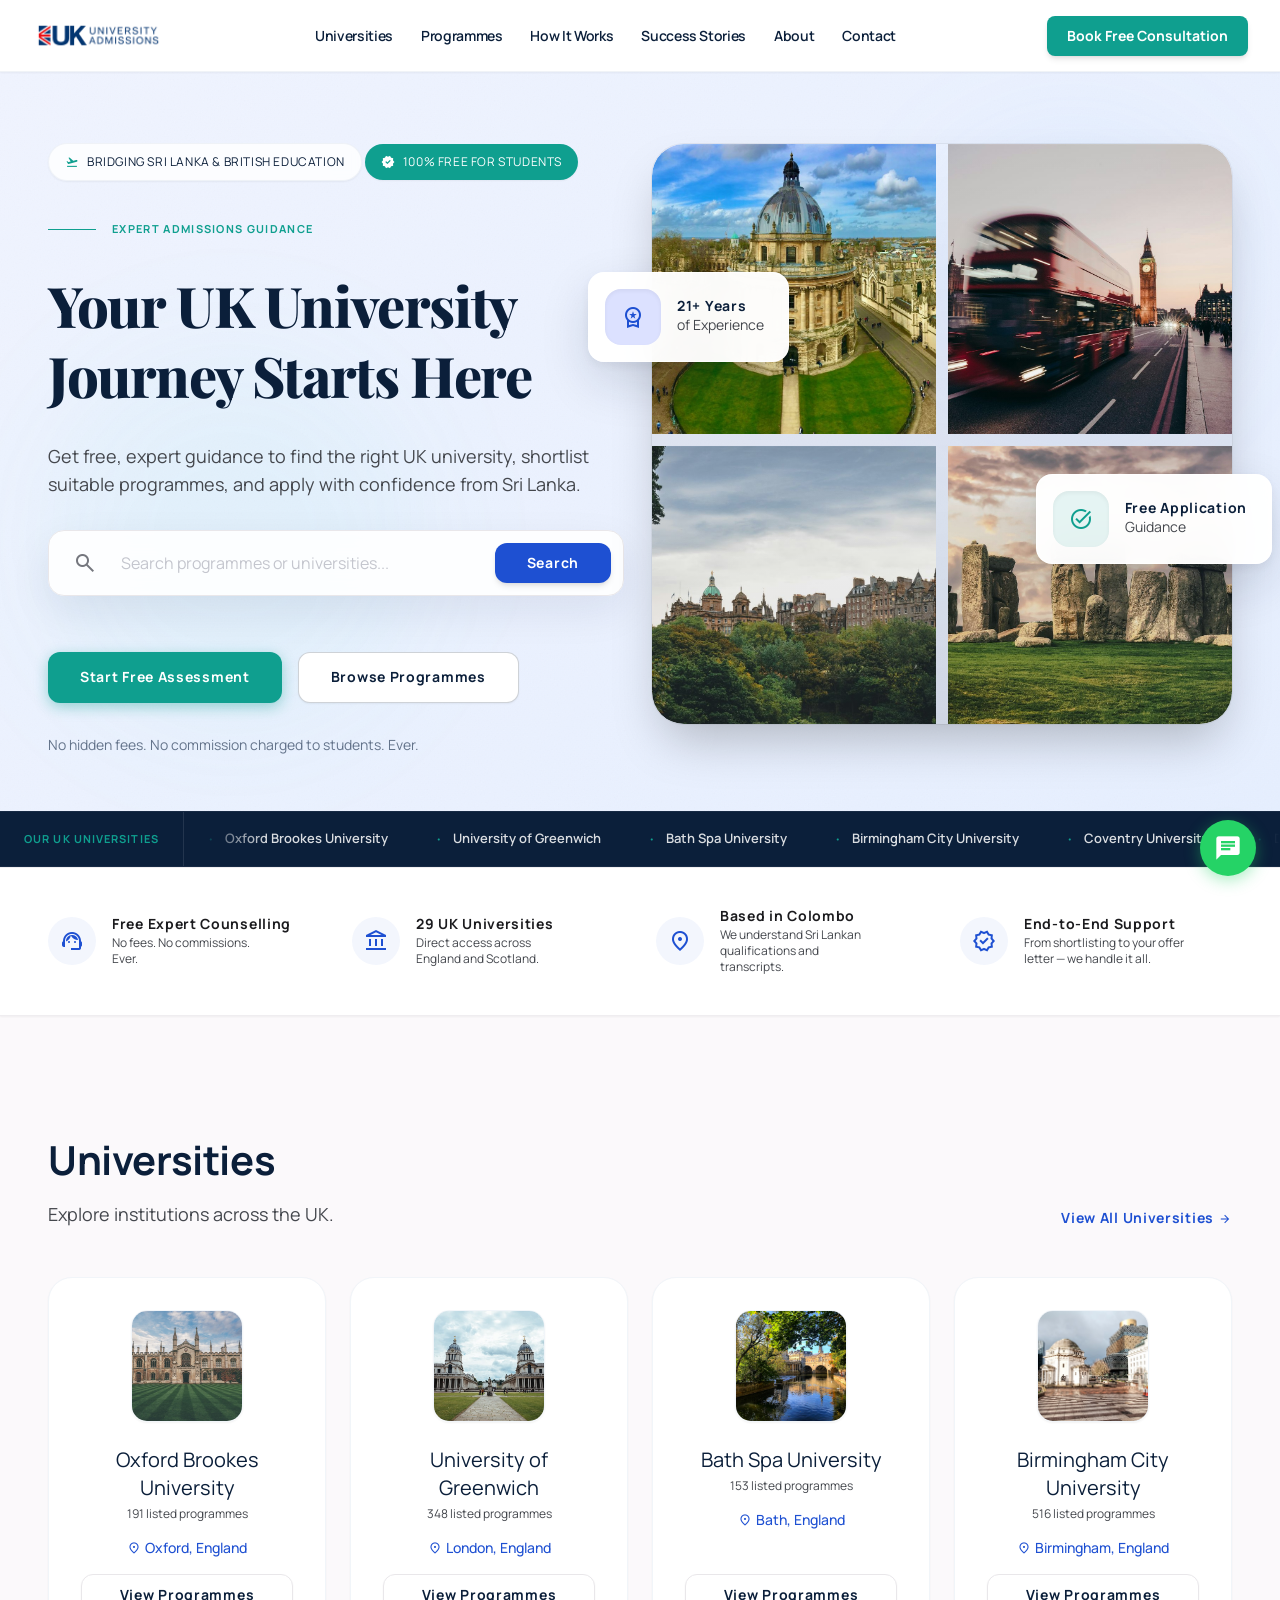
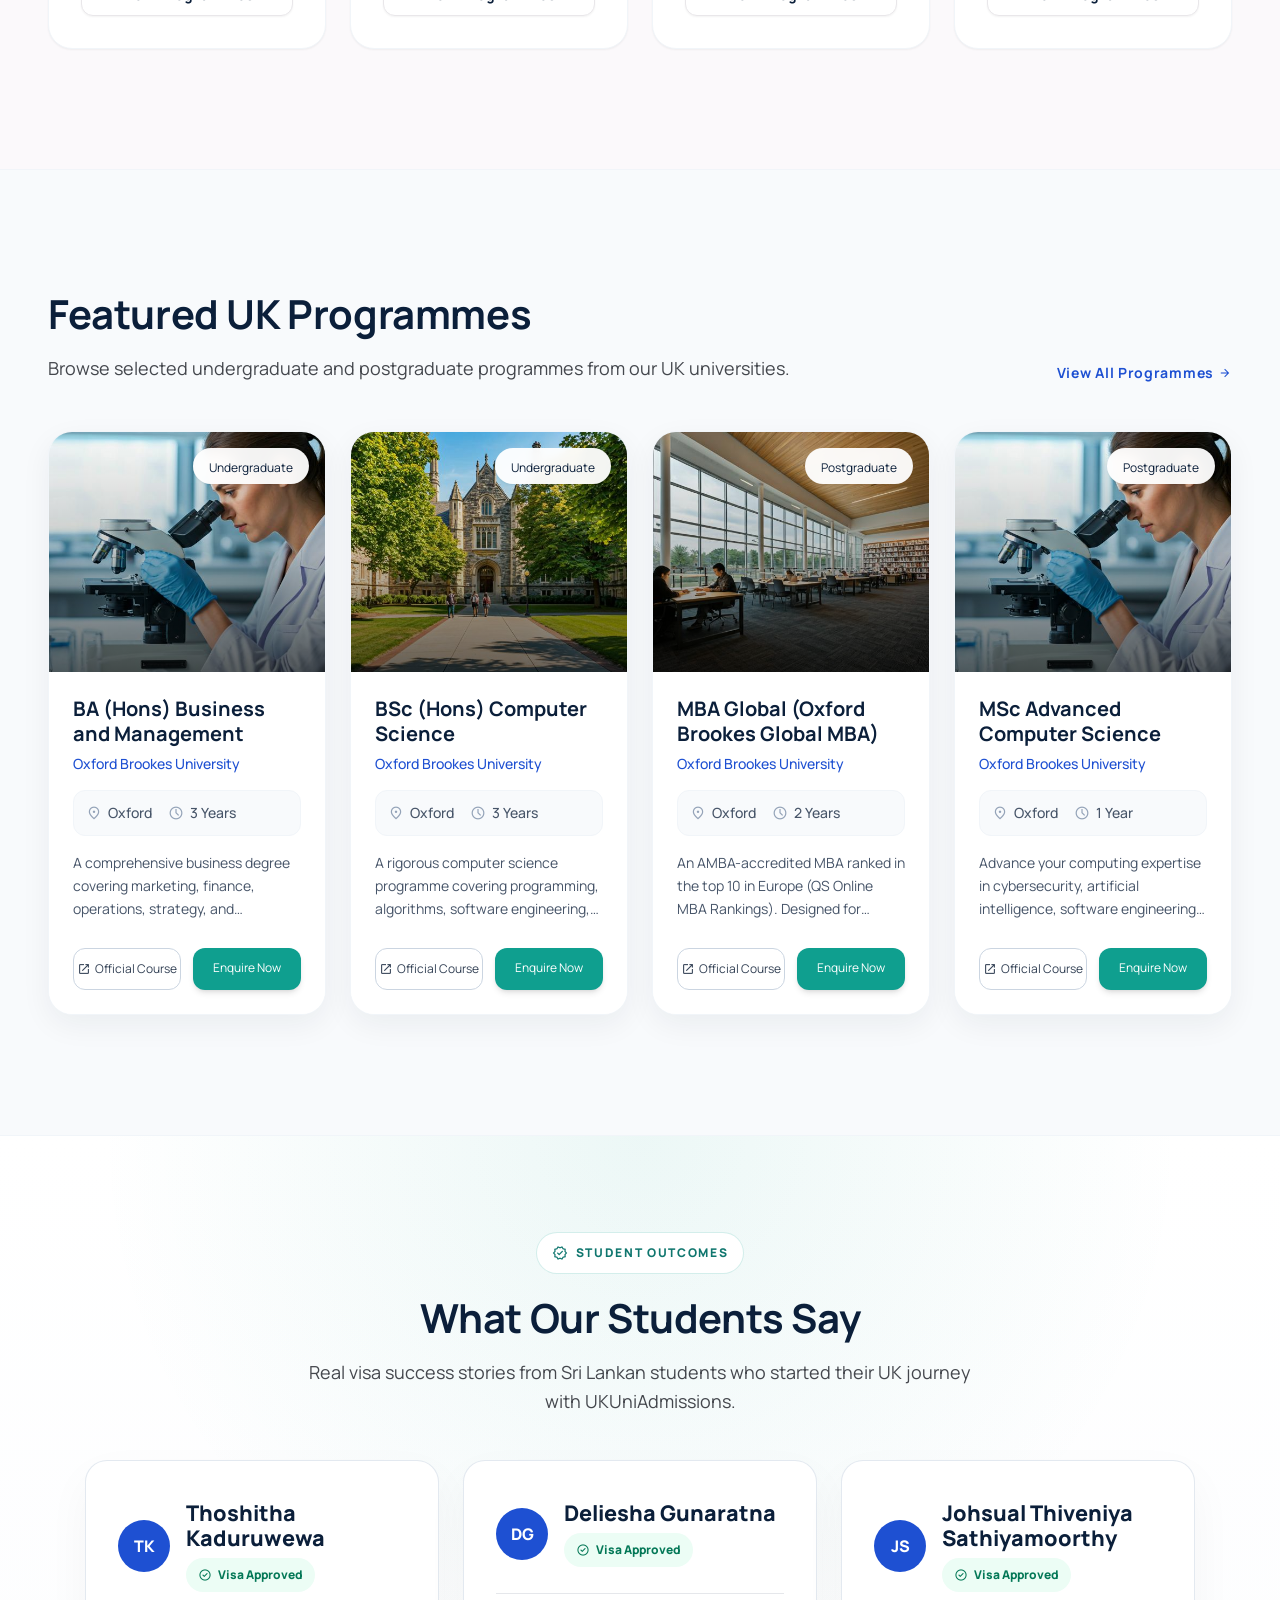
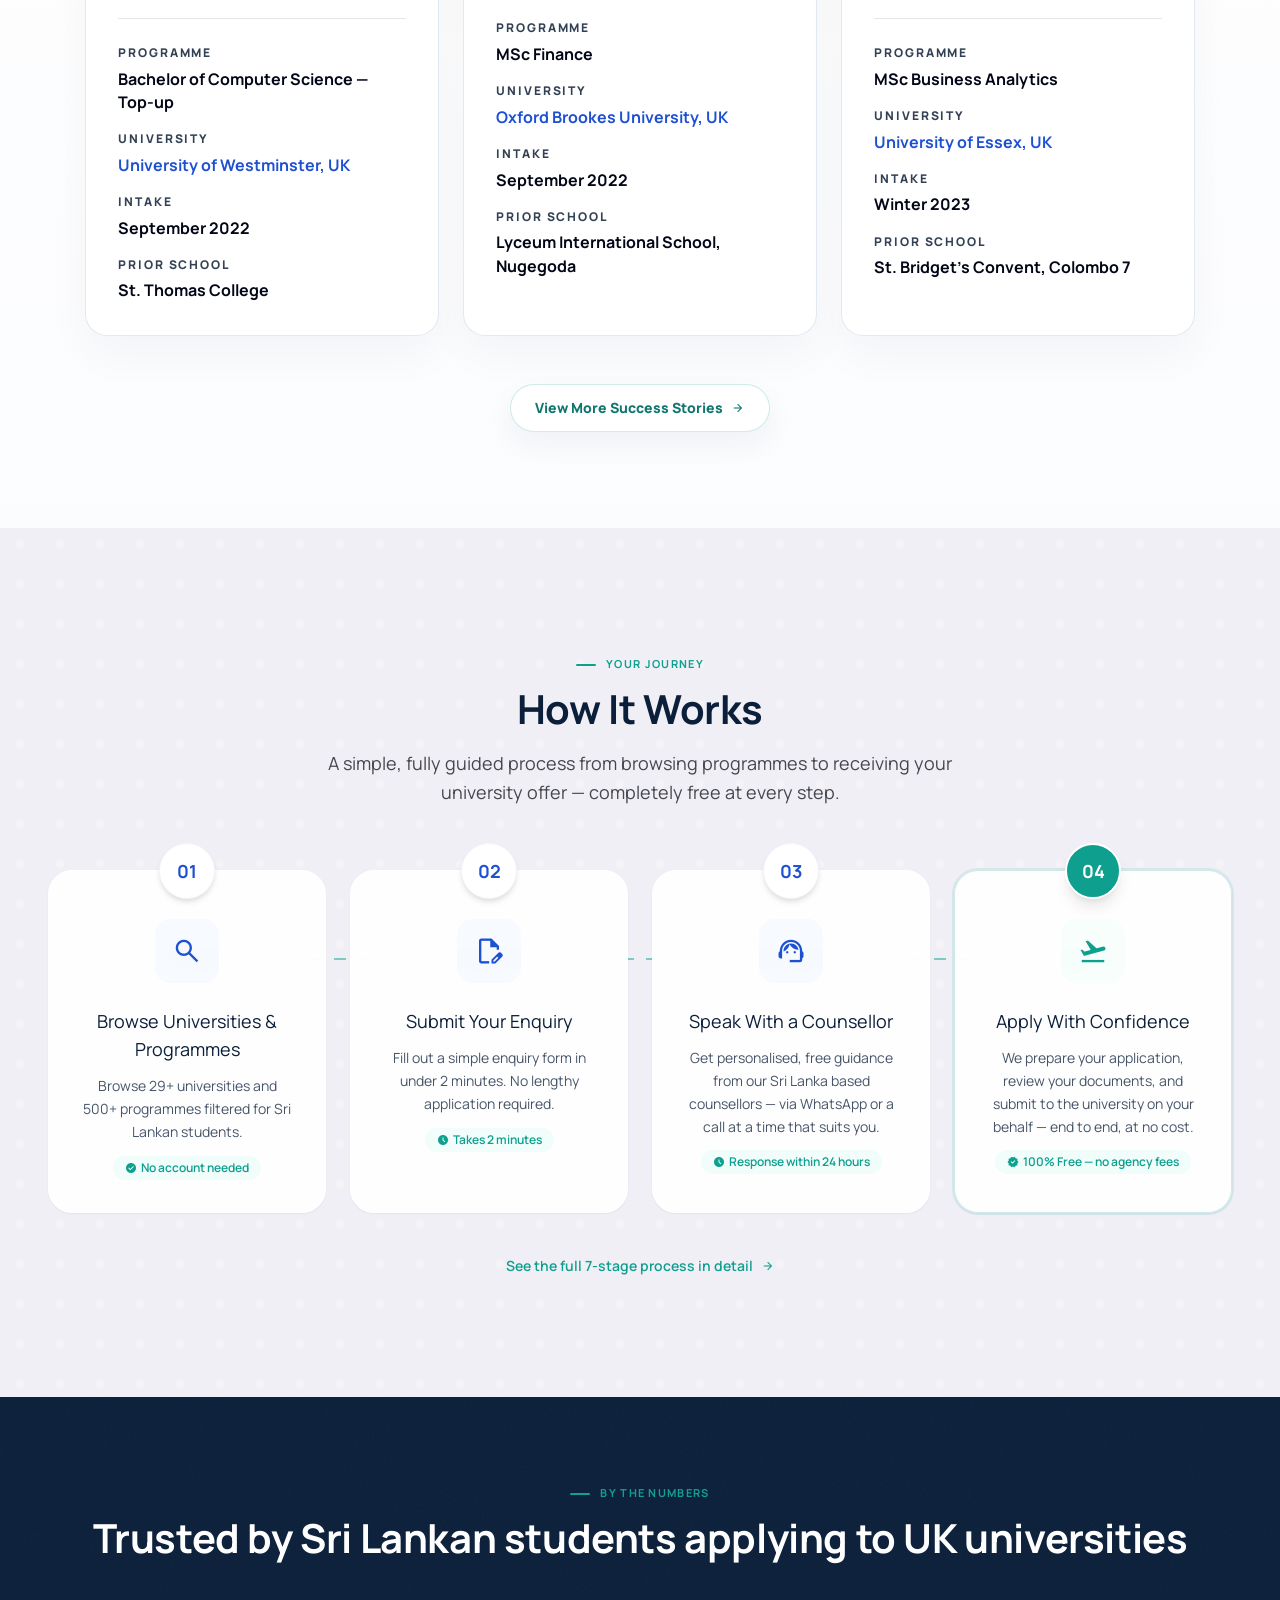
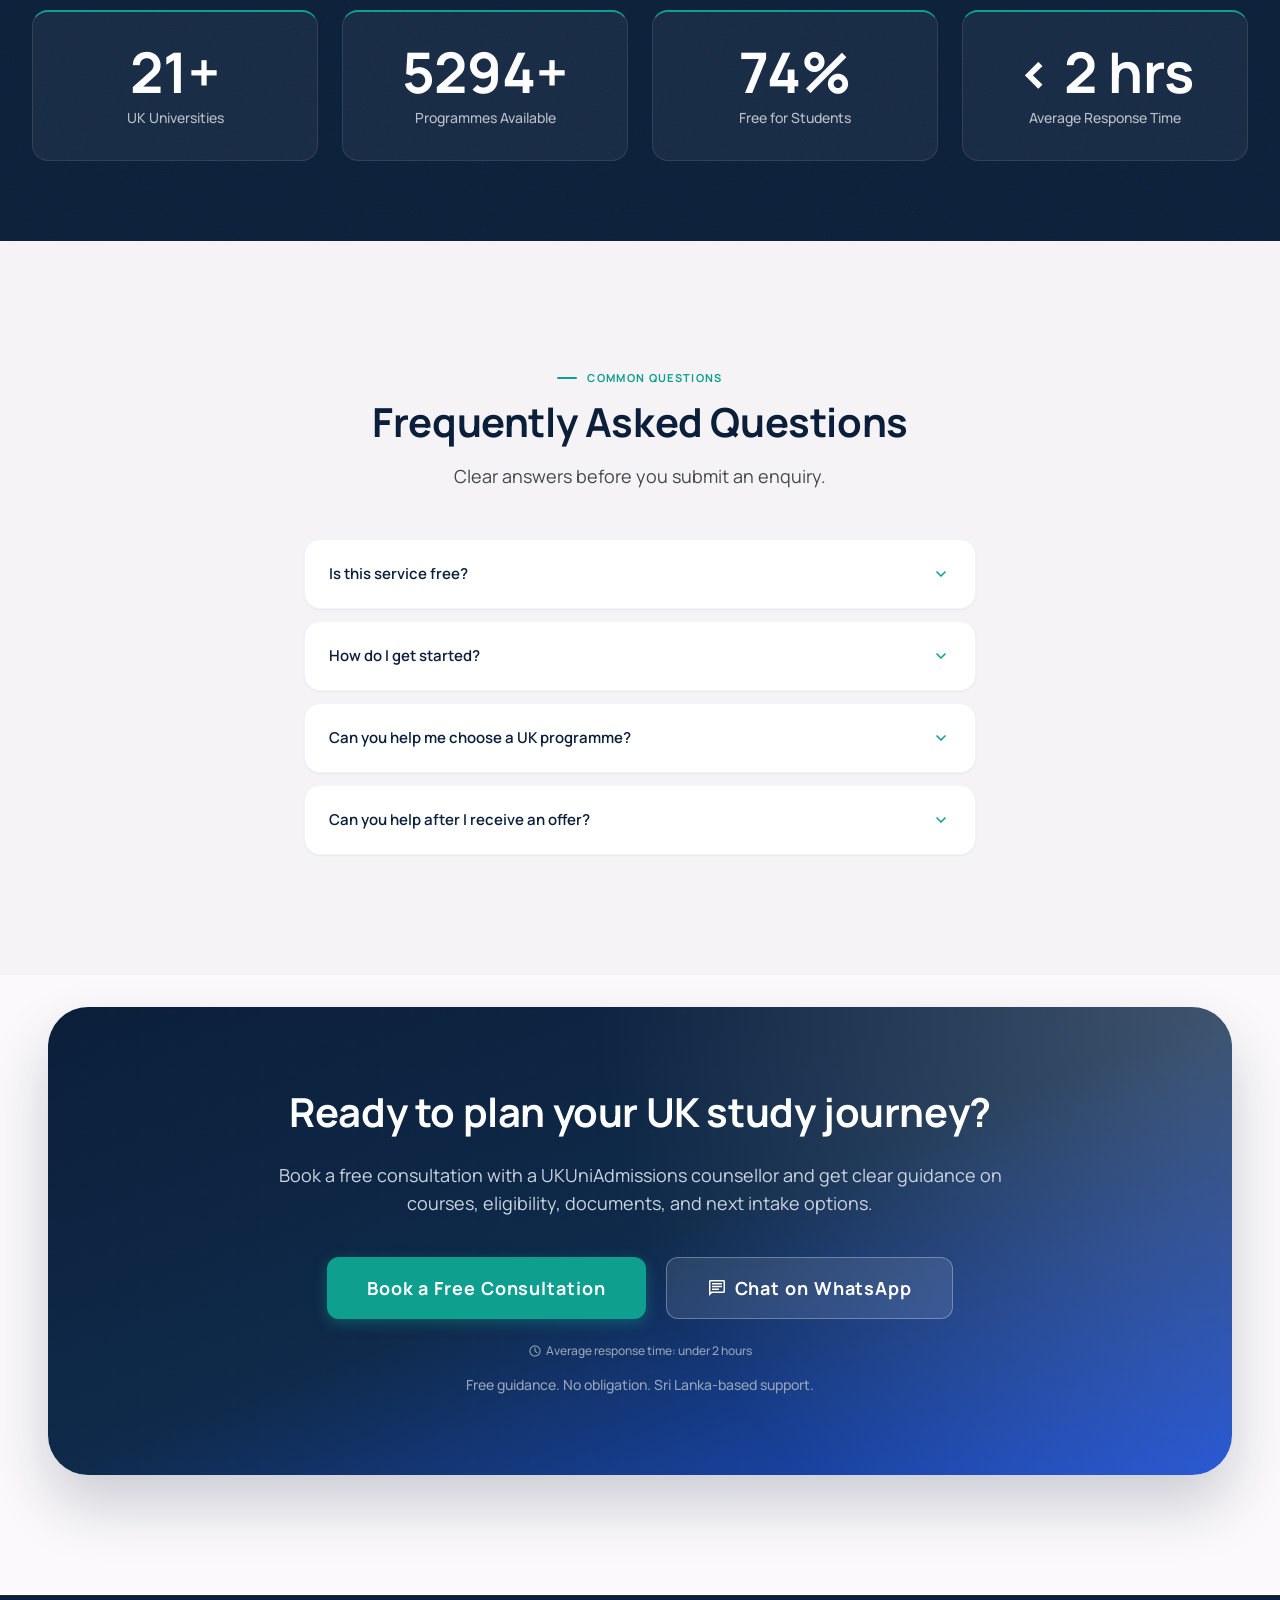
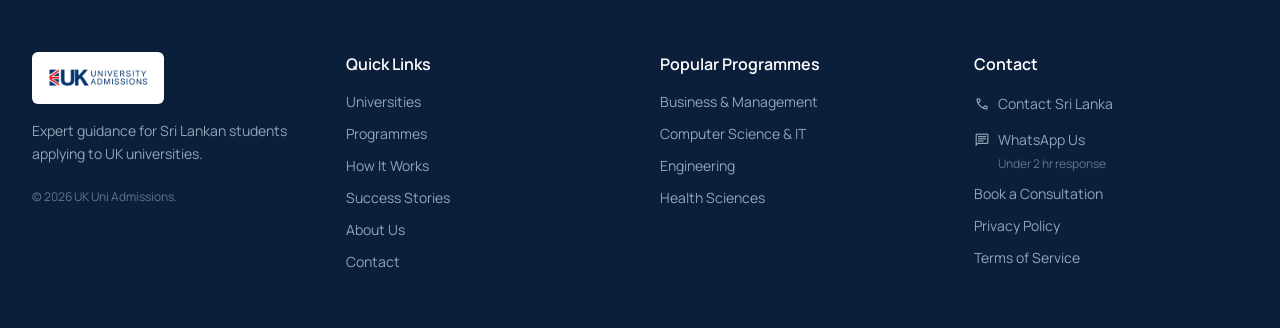
<file: index.html>
﻿<!DOCTYPE html>

<html lang="en"><head>
<!-- Google tag (gtag.js) -->
<script async src="https://www.googletagmanager.com/gtag/js?id=G-LH1W7YLXJ2"></script>
<script>
  window.dataLayer = window.dataLayer || [];
  function gtag(){dataLayer.push(arguments);}
  gtag('js', new Date());

  gtag('config', 'G-LH1W7YLXJ2');
</script>
<meta charset="utf-8"/>
<meta content="width=device-width, initial-scale=1.0" name="viewport"/>
<title>UK University Admissions for Sri Lankans | UK Uni Admissions</title>
<meta name="description" content="Free UK university admissions guidance for Sri Lankan students. Browse programmes from 29 UK universities and apply with expert support."/>
<meta name="keywords" content="UK university admissions Sri Lanka, study in UK from Sri Lanka, UK university application Sri Lanka, free UK admissions guidance, UK Uni Admissions"/>
<meta name="robots" content="index, follow"/>
<meta name="author" content="UK Uni Admissions"/>
<meta name="theme-color" content="#0B1F3A"/>
<link rel="icon" type="image/x-icon" href="/favicon.ico"/>
<link rel="icon" type="image/png" sizes="32x32" href="/assets/favicon-32x32.png"/>
<link rel="icon" type="image/png" sizes="16x16" href="/assets/favicon-16x16.png"/>
<link rel="apple-touch-icon" sizes="180x180" href="/assets/apple-touch-icon.png"/>
<link rel="preconnect" href="https://fonts.googleapis.com"/>
<link rel="preconnect" href="https://fonts.gstatic.com" crossorigin=""/>
<link rel="preload" href="assets/uk-oxford.jpg" as="image" fetchpriority="high"/>
<link rel="preload" href="assets/uk-bigben.jpg" as="image"/>
<link rel="preload" href="assets/ukuni-admissions-logo.png" as="image"/>
<link rel="canonical" href="https://www.ukuniadmissions.com/"/>
<meta property="og:type" content="website"/>
<meta property="og:site_name" content="UK Uni Admissions"/>
<meta property="og:url" content="https://www.ukuniadmissions.com/"/>
<meta property="og:title" content="UK University Admissions for Sri Lankan Students | UK Uni Admissions"/>
<meta property="og:description" content="Free UK university admissions guidance for Sri Lankan students. Browse programmes from 29 UK universities."/>
<meta property="og:image" content="https://www.ukuniadmissions.com/assets/og-image.jpg"/>
<meta property="og:image:width" content="1200"/>
<meta property="og:image:height" content="630"/>
<meta property="og:image:alt" content="UK Uni Admissions - Study in the UK from Sri Lanka"/>
<meta property="og:locale" content="en_GB"/>
<meta name="twitter:card" content="summary_large_image"/>
<meta name="twitter:title" content="UK University Admissions for Sri Lankan Students | UK Uni Admissions"/>
<meta name="twitter:description" content="Free UK university admissions guidance for Sri Lankan students. Browse UK programmes with expert support."/>
<meta name="twitter:image" content="https://www.ukuniadmissions.com/assets/og-image.jpg"/>
<meta name="twitter:image:alt" content="UK Uni Admissions - Study in the UK"/>
<script type="application/ld+json">
{
  "@context": "https://schema.org",
  "@type": "EducationalOrganization",
  "name": "UK Uni Admissions",
  "alternateName": "UKUniAdmissions",
  "url": "https://ukuniadmissions.com/",
  "logo": "https://ukuniadmissions.com/assets/ukuni-admissions-logo.png",
  "description": "Free UK university admissions guidance for Sri Lankan students.",
  "areaServed": {
    "@type": "Country",
    "name": "Sri Lanka"
  },
  "serviceType": "UK university admissions guidance"
}
</script>
<script type="application/ld+json">
{
  "@context": "https://schema.org",
  "@type": "LocalBusiness",
  "name": "UK Uni Admissions",
  "url": "https://ukuniadmissions.com/",
  "logo": "https://ukuniadmissions.com/assets/ukuni-admissions-logo.png",
  "description": "Free UK university admissions guidance for Sri Lankan students.",
  "address": {
    "@type": "PostalAddress",
    "streetAddress": "290, 1st Floor, Galle Road, Mount Lavinia",
    "addressLocality": "Colombo",
    "postalCode": "10350",
    "addressCountry": "LK"
  },
  "areaServed": "LK",
  "priceRange": "Free student guidance"
}
</script>
<script type="application/ld+json">
{
  "@context": "https://schema.org",
  "@type": "FAQPage",
  "mainEntity": [
    {
      "@type": "Question",
      "name": "Is this service free?",
      "acceptedAnswer": {
        "@type": "Answer",
        "text": "Yes. UK Uni Admissions does not charge students for counselling, programme shortlisting, or application support."
      }
    },
    {
      "@type": "Question",
      "name": "How do I get started?",
      "acceptedAnswer": {
        "@type": "Answer",
        "text": "Browse universities or programmes, submit an enquiry, or message the team on WhatsApp. A counsellor will guide you through the next step."
      }
    },
    {
      "@type": "Question",
      "name": "Can you help me choose a UK programme?",
      "acceptedAnswer": {
        "@type": "Answer",
        "text": "Yes. UK Uni Admissions helps students compare suitable UK programmes based on academic background, goals, intake timing, and eligibility."
      }
    },
    {
      "@type": "Question",
      "name": "Can you help after I receive an offer?",
      "acceptedAnswer": {
        "@type": "Answer",
        "text": "Yes. The team helps students understand offer conditions, document requirements, and next steps before departure."
      }
    }
  ]
}
</script>
<link rel="preload" href="https://fonts.googleapis.com/css2?family=Material+Symbols+Outlined:wght,FILL@100..700,0..1&display=swap" as="style" onload="this.onload=null;this.rel='stylesheet'"/>
<noscript><link href="https://fonts.googleapis.com/css2?family=Material+Symbols+Outlined:wght,FILL@100..700,0..1&display=swap" rel="stylesheet"/></noscript>
<link rel="preload" href="https://fonts.googleapis.com/css2?family=Manrope:wght@400;500;600;700;800&display=swap" as="style" onload="this.onload=null;this.rel='stylesheet'"/>
<noscript><link href="https://fonts.googleapis.com/css2?family=Manrope:wght@400;500;600;700;800&display=swap" rel="stylesheet"/></noscript>
<link rel="stylesheet" href="tailwind.css" integrity="sha384-SohHQBbkyCgaPa59dKF78HrX7Nd+NXsWvFKi3QMbgnPdQVjsXGtsgRasOMXV9efP" crossorigin="anonymous"/><link href="mobile.css" rel="stylesheet"/>
<style>
        .uk-geometry {
            background-image: url("data:image/svg+xml,%3Csvg width='100' height='100' viewBox='0 0 100 100' xmlns='http://www.w3.org/2000/svg'%3E%3Cpath d='M10 10 L90 90 M90 10 L10 90' stroke='rgba(11, 31, 58, 0.02)' stroke-width='1' fill='none'/%3E%3C/svg%3E"), 
                              repeating-linear-gradient(45deg, transparent, transparent 10px, rgba(11, 31, 58, 0.02) 10px, rgba(11, 31, 58, 0.02) 20px);
            background-size: 100px 100px, auto;
        }
        .hero-gradient {
            background: linear-gradient(135deg, #f0f4ff 0%, #e6efff 100%);
        }
        .pattern-overlay {
            background-image: url("data:image/svg+xml,%3Csvg width='60' height='60' viewBox='0 0 60 60' xmlns='http://www.w3.org/2000/svg'%3E%3Cg fill='none' fill-rule='evenodd'%3E%3Cg fill='%23ffffff' fill-opacity='0.05'%3E%3Cpath d='M36 34v-4h-2v4h-4v2h4v4h2v-4h4v-2h-4zm0-30V0h-2v4h-4v2h4v4h2V6h4V4h-4zM6 34v-4H4v4H0v2h4v4h2v-4h4v-2H6zM6 4V0H4v4H0v2h4v4h2V6h4V4H6z'/%3E%3C/g%3E%3C/g%3E%3C/svg%3E");
        }
        @keyframes marquee-scroll {
          0%   { transform: translateX(0); }
          100% { transform: translateX(-50%); }
        }
        .marquee-track {
          display: flex;
          width: max-content;
          animation: marquee-scroll 40s linear infinite;
        }
        .marquee-track:hover {
          animation-play-state: paused;
        }
        .marquee-wrapper {
          -webkit-mask-image: linear-gradient(
            to right,
            transparent 0%,
            black 8%,
            black 92%,
            transparent 100%
          );
          mask-image: linear-gradient(
            to right,
            transparent 0%,
            black 8%,
            black 92%,
            transparent 100%
          );
        }
        .stat-counter {
          transition: color 0.3s ease;
        }
        .stats-section {
          opacity: 0;
          transform: translateY(20px);
          transition: opacity 0.6s ease, transform 0.6s ease;
        }
        .stats-section.visible {
          opacity: 1;
          transform: translateY(0);
        }
        .trust-item {
          opacity: 0;
          transform: translateY(24px);
          transition: opacity 0.5s ease, transform 0.5s ease;
        }
        .trust-item.visible {
          opacity: 1;
          transform: translateY(0);
        }
        .testimonials-section {
          position: relative;
          overflow: hidden;
          padding-top: 96px;
          padding-bottom: 96px;
          background: linear-gradient(180deg, #ffffff 0%, #fbfcfe 100%);
        }
        .testimonials-section::before {
          content: "";
          position: absolute;
          inset: 0;
          background: radial-gradient(circle at 50% 0%, rgba(15, 159, 143, 0.08), transparent 34rem);
          pointer-events: none;
        }
        .testimonials-shell {
          position: relative;
          z-index: 1;
        }
        .testimonials-kicker {
          display: inline-flex;
          align-items: center;
          gap: 0.5rem;
          border: 1px solid rgba(15, 159, 143, 0.18);
          border-radius: 999px;
          background: #ffffff;
          color: #0f766e;
          font-size: 0.75rem;
          font-weight: 800;
          letter-spacing: 0.14em;
          padding: 0.5rem 0.9rem;
          text-transform: uppercase;
        }
        .testimonials-grid {
          display: grid;
          grid-template-columns: repeat(1, minmax(0, 1fr));
          gap: 1.5rem;
          max-width: 1110px;
          margin: 2.75rem auto 0;
        }
        .testimonial-card {
          display: flex;
          min-height: 380px;
          flex-direction: column;
          border: 1px solid rgba(226, 232, 240, 0.95);
          border-radius: 22px;
          background: #ffffff;
          padding: 2.5rem 2rem 2rem;
          box-shadow: 0 18px 45px rgba(11, 31, 58, 0.04);
          transition: transform 220ms ease, box-shadow 220ms ease, border-color 220ms ease;
        }
        .testimonial-card:hover {
          transform: translateY(-3px);
          border-color: rgba(15, 159, 143, 0.24);
          box-shadow: 0 22px 54px rgba(11, 31, 58, 0.08);
        }
        .testimonial-card-top {
          display: flex;
          align-items: center;
          gap: 1rem;
        }
        .testimonial-badge {
          display: inline-flex;
          align-items: center;
          gap: 0.4rem;
          width: fit-content;
          margin-top: 0.45rem;
          border-radius: 999px;
          background: #ecfdf5;
          color: #047857;
          font-size: 0.75rem;
          font-weight: 800;
          padding: 0.45rem 0.75rem;
        }
        .testimonial-avatar {
          display: grid;
          place-items: center;
          width: 3.25rem;
          height: 3.25rem;
          flex: none;
          border-radius: 999px;
          background: #1e50d2;
          color: #ffffff;
          font-weight: 800;
        }
        .testimonial-student {
          font-size: 1.35rem;
          font-weight: 800;
          line-height: 1.15;
          color: #0b1f3a;
        }
        .testimonial-divider {
          height: 1px;
          margin: 1.6rem 0;
          background: #e5e7eb;
        }
        .testimonial-details {
          display: grid;
          gap: 1rem;
        }
        .testimonial-label {
          margin-bottom: 0.35rem;
          color: #334155;
          font-size: 0.75rem;
          font-weight: 800;
          letter-spacing: 0.16em;
          text-transform: uppercase;
        }
        .testimonial-value {
          color: #020617;
          font-size: 1rem;
          font-weight: 700;
          line-height: 1.45;
        }
        .testimonial-value-university {
          color: #1e50d2;
        }
        .testimonials-cta {
          display: inline-flex;
          align-items: center;
          justify-content: center;
          gap: 0.5rem;
          min-height: 3rem;
          border-radius: 999px;
          border: 1px solid rgba(15, 159, 143, 0.2);
          background: #ffffff;
          color: #0f766e;
          font-size: 0.875rem;
          font-weight: 800;
          padding: 0.75rem 1.5rem;
          box-shadow: 0 12px 28px rgba(11, 31, 58, 0.05);
          transition: transform 220ms ease, background-color 220ms ease, box-shadow 220ms ease;
        }
        .testimonials-cta:hover {
          transform: translateY(-2px);
          background: #f0fdfa;
          box-shadow: 0 18px 36px rgba(11, 31, 58, 0.08);
        }
        .testimonials-cta:focus {
          outline: none;
          box-shadow: 0 0 0 4px rgba(15, 159, 143, 0.22), 0 12px 28px rgba(11, 31, 58, 0.05);
        }
        @media (min-width: 768px) {
          .testimonials-grid {
            grid-template-columns: repeat(3, minmax(0, 1fr));
          }
        }
        @media (prefers-reduced-motion: reduce) {
          .trust-item { opacity: 1; transform: none; transition: none; }
          .trust-item.visible { opacity: 1; transform: none; }
          .testimonial-card,
          .testimonial-card:hover,
          .testimonials-cta,
          .testimonials-cta:hover {
            transform: none;
            transition: none;
          }
        }
      </style>
</head>
<body class="bg-background text-on-background font-body-md antialiased pt-[72px]">
<a href="#main-content" class="sr-only focus:not-sr-only focus:absolute focus:top-4 focus:left-4 focus:z-[9999] focus:bg-secondary focus:text-white focus:px-4 focus:py-2 focus:rounded-lg focus:font-label-bold focus:text-sm" id="skip-to-main">Skip to main content</a>
<nav class="fixed top-0 w-full z-50 bg-white/95 backdrop-blur-md border-b border-slate-200/50 shadow-sm h-[72px]" style="font-family:Manrope,sans-serif;">
  <div class="flex justify-between items-center h-full px-4 sm:px-8 max-w-7xl mx-auto">
    <a href="index.html" class="flex items-center shrink-0" aria-label="UK Uni Admissions home">
      <img src="assets/ukuni-admissions-logo.png" alt="UK Uni Admissions" class="h-10 sm:h-11 w-auto object-contain" width="540" height="180"/>
    </a>
    <div class="hidden lg:flex items-center gap-1 text-sm font-semibold tracking-tight" role="navigation" aria-label="Primary navigation">
      <a href="universities.html" class="text-[#0B1F3A] px-3 py-2 rounded-lg hover:bg-slate-50 hover:text-[#0F9F8F] transition-colors">Universities</a>
      <a href="programmes.html" class="text-[#0B1F3A] px-3 py-2 rounded-lg hover:bg-slate-50 hover:text-[#0F9F8F] transition-colors">Programmes</a>
      <a href="how-it-works.html" class="text-[#0B1F3A] px-3 py-2 rounded-lg hover:bg-slate-50 hover:text-[#0F9F8F] transition-colors">How It Works</a>
      <a href="success-stories.html" class="text-[#0B1F3A] px-3 py-2 rounded-lg hover:bg-slate-50 hover:text-[#0F9F8F] transition-colors">Success Stories</a>
      <a href="about.html" class="text-[#0B1F3A] px-3 py-2 rounded-lg hover:bg-slate-50 hover:text-[#0F9F8F] transition-colors">About</a>
      <a href="contact.html" class="text-[#0B1F3A] px-3 py-2 rounded-lg hover:bg-slate-50 hover:text-[#0F9F8F] transition-colors">Contact</a>
    </div>
    <a href="contact.html" class="hidden lg:flex shrink-0 items-center justify-center bg-[#0F9F8F] text-white px-5 py-2.5 rounded-lg text-sm font-bold hover:bg-[#0d8a7c] transition-all duration-300 active:scale-95 shadow-md">
      Book Free Consultation
    </a>
    <!-- Mobile menu button -->
    <button class="lg:hidden text-[#0B1F3A] p-2 min-w-[44px] min-h-[44px] flex items-center justify-center rounded-lg hover:bg-slate-100 transition-colors" aria-label="Toggle navigation menu" aria-expanded="false" aria-controls="mobile-menu" onclick="var m=document.getElementById('mobile-menu');var open=!m.classList.contains('hidden');m.classList.toggle('hidden');this.setAttribute('aria-expanded',String(!open));">
      <span class="material-symbols-outlined text-3xl">menu</span>
    </button>
  </div>
  <!-- Mobile Menu -->
  <div id="mobile-menu" class="hidden lg:hidden bg-white border-t border-slate-100 px-6 py-4 space-y-1 shadow-lg" style="font-family:Manrope,sans-serif;">
    <a href="universities.html" class="block rounded-lg px-3 py-2 text-sm font-semibold text-[#0B1F3A] hover:bg-slate-50 hover:text-[#0F9F8F]">Universities</a>
    <a href="programmes.html" class="block rounded-lg px-3 py-2 text-sm font-semibold text-[#0B1F3A] hover:bg-slate-50 hover:text-[#0F9F8F]">Programmes</a>
    <a href="how-it-works.html" class="block rounded-lg px-3 py-2 text-sm font-semibold text-[#0B1F3A] hover:bg-slate-50 hover:text-[#0F9F8F]">How It Works</a>
    <a href="success-stories.html" class="block rounded-lg px-3 py-2 text-sm font-semibold text-[#0B1F3A] hover:bg-slate-50 hover:text-[#0F9F8F]">Success Stories</a>
    <a href="about.html" class="block rounded-lg px-3 py-2 text-sm font-semibold text-[#0B1F3A] hover:bg-slate-50 hover:text-[#0F9F8F]">About</a>
    <a href="contact.html" class="block rounded-lg px-3 py-2 text-sm font-semibold text-[#0B1F3A] hover:bg-slate-50 hover:text-[#0F9F8F]">Contact</a>
    <a href="https://wa.me/94777363079"
       target="_blank"
       rel="noopener noreferrer"
       class="flex items-center gap-2 rounded-lg px-3 py-2 text-sm font-semibold text-[#25D366] hover:bg-slate-50">
      <span class="material-symbols-outlined text-base" style="color:#25D366;">chat</span>
      WhatsApp Us
    </a>
    <a href="contact.html" class="block mt-3 bg-[#0F9F8F] text-white text-center py-3 rounded-lg text-sm font-bold">Book Free Consultation</a>
  </div>
</nav>
<!-- TopNavBar Component -->

<main id="main-content">
<!-- Hero Section -->
<section class="relative md:min-h-[600px] hero-gradient uk-geometry flex items-center pt-10 pb-14 overflow-hidden grain-texture">
<!-- Decorative Accent Shapes -->
<div class="absolute top-20 right-20 w-64 h-64 bg-blue-400/10 rounded-full blur-3xl z-0 pointer-events-none"></div>
<div class="absolute bottom-20 left-10 w-96 h-96 bg-teal-400/5 rounded-full blur-3xl z-0 pointer-events-none"></div>
<div class="absolute inset-0 bg-[url('data:image/svg+xml,%3Csvg width=\'60\' height=\'60\' viewBox=\'0 0 60 60\' xmlns=\'http://www.w3.org/2000/svg\'%3E%3Cg fill=\'none\' fill-rule=\'evenodd\'%3E%3Cg fill=\'%230b1f3a\' fill-opacity=\'0.03\'%3E%3Cpath d=\'M36 34v-4h-2v4h-4v2h4v4h2v-4h4v-2h-4zm0-30V0h-2v4h-4v2h4v4h2V6h4V4h-4zM6 34v-4H4v4H0v2h4v4h2v-4h4v-2H6zM6 4V0H4v4H0v2h4v4h2V6h4V4H6z\'/%3E%3C/g%3E%3C/g%3E%3C/svg%3E')] opacity-50 z-0 pointer-events-none"></div>
<div class="max-w-container-max mx-auto px-margin-mobile md:px-margin-desktop grid grid-cols-1 lg:grid-cols-2 gap-element-gap items-center relative z-10">
<div class="space-y-8">
<div class="inline-flex items-center gap-2 bg-white/80 backdrop-blur-sm border border-slate-200/50 px-4 py-2 rounded-full mb-2 shadow-sm">
<span class="material-symbols-outlined text-[#0F9F8F] text-sm">flight_takeoff</span>
<span class="font-label-bold text-xs text-primary-container uppercase tracking-wider">Bridging Sri Lanka & British Education</span>
</div>
<div class="inline-flex items-center gap-2 bg-[#0F9F8F] text-white px-4 py-2 rounded-full shadow-sm">
<span class="material-symbols-outlined text-sm" style="font-variation-settings:'FILL' 1,'wght' 400,'GRAD' 0,'opsz' 24;">verified</span>
<span class="font-label-bold text-xs uppercase tracking-wider">100% Free for Students</span>
</div>
<div class="flex items-center gap-4 mb-2">
  <div class="h-px w-12 bg-[#0F9F8F]"></div>
  <span class="text-[#0F9F8F] text-[11px] font-bold uppercase tracking-[0.12em] font-body-md">Expert Admissions Guidance</span>
</div>
<h1 class="font-display-lg text-display-lg text-primary-container leading-tight">
    Your UK University <br/>Journey Starts Here
</h1>
<p class="font-body-lg text-body-lg text-on-surface-variant max-w-xl text-lg">
    Get free, expert guidance to find the right UK university, shortlist suitable programmes, and apply with confidence from Sri Lanka.
</p>
<div class="hero-search-box bg-surface p-3 rounded-2xl shadow-[0px_15px_40px_rgba(11,31,58,0.08)] border border-surface-container-high max-w-xl flex gap-3 items-center backdrop-blur-md bg-white/90">
<span class="hero-search-icon material-symbols-outlined text-outline ml-3" aria-hidden="true">search</span>
<label for="hero-search" class="sr-only">Search programmes or universities</label>
<input id="hero-search" class="hero-search-input flex-1 bg-transparent border-none focus:ring-0 text-on-surface font-body-md text-body-md placeholder-outline-variant outline-none py-2" placeholder="Search programmes or universities..." type="text"/>
<button class="hero-search-button bg-secondary text-white px-4 sm:px-8 py-3 rounded-xl font-label-bold text-label-bold hover:opacity-90 transition-opacity shadow-md" onclick="window.location='programmes.html'">Search</button>
</div>
<div class="flex flex-col sm:flex-row flex-wrap gap-4 pt-6">
<button class="bg-[#0F9F8F] text-white px-8 py-4 rounded-xl font-label-bold text-label-bold hover:bg-[#0d8a7c] transition-all shadow-[0_4px_14px_0_rgba(15,159,143,0.39)] hover:shadow-[0_6px_20px_rgba(15,159,143,0.23)] hover:-translate-y-0.5" onclick="window.location='contact.html'">
    Start Free Assessment
</button>
<button class="bg-white border border-primary-container/20 text-primary-container px-8 py-4 rounded-xl font-label-bold text-label-bold hover:bg-primary-container hover:text-white transition-all shadow-sm hover:shadow-md" onclick="window.location='programmes.html'">
    Browse Programmes
</button>
</div>
<p class="font-body-md text-sm text-slate-500">No hidden fees. No commission charged to students. Ever.</p>
</div>
<div class="relative hidden lg:block">
<div class="relative z-10">
<div class="grid grid-cols-2 gap-3 h-[580px] rounded-[2rem] overflow-hidden shadow-2xl ring-1 ring-black/5">
<img fetchpriority="high" src="assets/uk-oxford.jpg" alt="Oxford University" class="w-full h-full object-cover rounded-tl-[2rem]" width="1400" height="805"/>
<img src="assets/uk-bigben.jpg" alt="Westminster Bridge London" class="w-full h-full object-cover rounded-tr-[2rem]" width="1400" height="935"/>
<img loading="lazy" src="assets/uk-castle.jpg" alt="UK Edinburgh castle" class="w-full h-full object-cover rounded-bl-[2rem]" width="1400" height="787"/>
<img loading="lazy" src="assets/uk-henge.jpg" alt="Stone Henge" class="w-full h-full object-cover rounded-br-[2rem]" width="1400" height="875"/>
</div>
<div class="absolute inset-0 bg-gradient-to-t from-black/10 to-transparent rounded-[2rem] pointer-events-none">
</div>
</div>
<!-- Floating Cards -->
<div class="float-card absolute -left-16 top-32 p-4 z-20 flex items-center gap-4 animate-[bounce_4s_ease-in-out_infinite]">
<div class="w-14 h-14 bg-secondary-fixed rounded-2xl flex items-center justify-center shadow-inner">
<span class="material-symbols-outlined text-secondary text-2xl">workspace_premium</span>
</div>
<div class="pr-2">
<p class="font-label-bold text-label-bold text-primary-container text-base">21+ Years</p>
<p class="font-body-md text-sm text-on-surface-variant">of Experience</p>
</div>
</div>
<div class="float-card absolute -right-10 bottom-40 p-4 z-20 flex items-center gap-4 animate-[bounce_5s_ease-in-out_infinite]">
<div class="w-14 h-14 bg-[#0F9F8F]/10 rounded-2xl flex items-center justify-center shadow-inner">
<span class="material-symbols-outlined text-[#0F9F8F] text-2xl">task_alt</span>
</div>
<div class="pr-2">
<p class="font-label-bold text-label-bold text-primary-container text-base">Free Application</p>
<p class="font-body-md text-sm text-on-surface-variant">Guidance</p>
</div>
</div>
</div>
</div>
</section>
<!-- University Sliding Banner -->
<div class="bg-[#0B1F3A] overflow-hidden border-y
            border-white/5 h-14 flex items-center">
  <div class="hidden md:flex items-center shrink-0
              px-6 border-r border-white/10 h-full">
    <span class="text-[#0F9F8F] text-[11px] font-bold
                 tracking-[0.1em] uppercase whitespace-nowrap
                 font-body-md">
      Our UK Universities
    </span>
  </div>
  <div class="flex-1 overflow-hidden marquee-wrapper">
    <div class="marquee-track" id="university-marquee">
      <!-- Populated by JavaScript below -->
    </div>
  </div>
</div>
<!-- Trust Strip -->
<section class="bg-white border-y border-surface-container py-10 shadow-sm relative z-20">
<div class="max-w-container-max mx-auto px-margin-mobile md:px-margin-desktop">
<div class="grid grid-cols-2 md:grid-cols-4 gap-8">
<div class="trust-item flex items-center gap-4 justify-center md:justify-start" data-delay="0">
<div class="w-12 h-12 bg-secondary/5 rounded-full flex items-center justify-center shrink-0">
<span class="material-symbols-outlined text-secondary text-2xl">support_agent</span>
</div>
<div>
<p class="font-label-bold text-label-bold text-on-surface">Free Expert Counselling</p>
<p class="font-body-md text-xs text-on-surface-variant mt-0.5 max-w-[160px]">
      No fees. No commissions. Ever.
    </p>
</div>
</div>

<div class="trust-item flex items-center gap-4 justify-center md:justify-start" data-delay="150">
<div class="w-12 h-12 bg-secondary/5 rounded-full flex items-center justify-center shrink-0">
<span class="material-symbols-outlined text-secondary text-2xl">account_balance</span>
</div>
<div>
<p class="font-label-bold text-label-bold text-on-surface">29 UK Universities</p>
<p class="font-body-md text-xs text-on-surface-variant mt-0.5 max-w-[160px]">
      Direct access across England and Scotland.
    </p>
</div>
</div>

<div class="trust-item flex items-center gap-4 justify-center md:justify-start" data-delay="300">
<div class="w-12 h-12 bg-secondary/5 rounded-full flex items-center justify-center shrink-0">
<span class="material-symbols-outlined text-secondary text-2xl">location_on</span>
</div>
<div>
<p class="font-label-bold text-label-bold text-on-surface">Based in Colombo</p>
<p class="font-body-md text-xs text-on-surface-variant mt-0.5 max-w-[160px]">
      We understand Sri Lankan qualifications
      and transcripts.
    </p>
</div>
</div>

<div class="trust-item flex items-center gap-4 justify-center md:justify-start" data-delay="450">
<div class="w-12 h-12 bg-secondary/5 rounded-full flex items-center justify-center shrink-0">
<span class="material-symbols-outlined text-secondary text-2xl">verified</span>
</div>
<div>
<p class="font-label-bold text-label-bold text-on-surface">End-to-End Support</p>
<p class="font-body-md text-xs text-on-surface-variant mt-0.5 max-w-[160px]">
      From shortlisting to your offer letter &mdash;
      we handle it all.
    </p>
</div>
</div>
</div>
</div>
</section>
<!-- UK Universities -->
<section id="home-universities-section" class="py-section-gap bg-surface">
<div class="max-w-container-max mx-auto px-margin-mobile md:px-margin-desktop">
<div class="flex flex-col sm:flex-row sm:justify-between sm:items-end gap-3 mb-12">
<div>
<h2 class="font-headline-lg text-headline-lg text-primary-container mb-4">Universities</h2>
<p class="font-body-lg text-body-lg text-on-surface-variant">Explore institutions across the UK.</p>
</div>
<a class="font-label-bold text-label-bold text-secondary flex items-center hover:underline group" href="universities.html">
    View All Universities <span class="material-symbols-outlined ml-1 text-sm group-hover:translate-x-1 transition-transform">arrow_forward</span>
</a>
</div>
<div class="grid grid-cols-1 md:grid-cols-2 lg:grid-cols-4 gap-gutter">
<!-- University Card 1 -->
<div class="bg-white rounded-[24px] p-8 shadow-sm hover:shadow-[0px_20px_40px_rgba(11,31,58,0.12)] hover:-translate-y-2 border border-slate-100 hover:border-secondary/30 transition-all duration-300 flex flex-col items-center text-center relative overflow-hidden group">
<div class="absolute top-0 left-0 w-full h-1 bg-gradient-to-r from-secondary to-[#0F9F8F] opacity-0 group-hover:opacity-100 transition-opacity"></div>
<div class="w-28 h-28 bg-white shadow-sm rounded-2xl flex items-center justify-center mb-6 border border-slate-100 p-4">
<span class="material-symbols-outlined text-5xl text-primary-container/40">account_balance</span>
</div>
<h3 class="font-headline-md text-xl text-primary-container mb-1">University of London</h3>
<p class="font-body-md text-xs text-on-surface-variant mb-4">Undergraduate &amp; postgraduate pathways</p>
<p class="font-body-md text-sm text-secondary font-medium mb-4 flex items-center justify-center gap-1">
<span class="material-symbols-outlined text-sm">location_on</span> London, UK
</p>
<button class="w-full border border-surface-container-high bg-surface-container-lowest text-primary-container py-3 rounded-xl font-label-bold text-label-bold hover:bg-primary-container hover:text-white transition-colors mt-auto shadow-sm group-hover:border-primary-container" onclick="window.location='universities.html'">
    View Programmes
</button>
</div>
<!-- University Card 2 -->
<div class="bg-white rounded-[24px] p-8 shadow-sm hover:shadow-[0px_20px_40px_rgba(11,31,58,0.12)] hover:-translate-y-2 border border-slate-100 hover:border-secondary/30 transition-all duration-300 flex flex-col items-center text-center relative overflow-hidden group">
<div class="absolute top-0 left-0 w-full h-1 bg-gradient-to-r from-secondary to-[#0F9F8F] opacity-0 group-hover:opacity-100 transition-opacity"></div>
<div class="w-28 h-28 bg-white shadow-sm rounded-2xl flex items-center justify-center mb-6 border border-slate-100 p-4">
<span class="material-symbols-outlined text-5xl text-primary-container/40">account_balance</span>
</div>
<h3 class="font-headline-md text-xl text-primary-container mb-1">Manchester Met</h3>
<p class="font-body-md text-xs text-on-surface-variant mb-4">Undergraduate &amp; postgraduate pathways</p>
<p class="font-body-md text-sm text-secondary font-medium mb-4 flex items-center justify-center gap-1">
<span class="material-symbols-outlined text-sm">location_on</span> Manchester, UK
</p>
<button class="w-full border border-surface-container-high bg-surface-container-lowest text-primary-container py-3 rounded-xl font-label-bold text-label-bold hover:bg-primary-container hover:text-white transition-colors mt-auto shadow-sm group-hover:border-primary-container" onclick="window.location='universities.html'">
    View Programmes
</button>
</div>
<!-- University Card 3 - Coventry links to university detail page -->
<div class="bg-white rounded-[24px] p-8 shadow-sm hover:shadow-[0px_20px_40px_rgba(11,31,58,0.12)] hover:-translate-y-2 border border-slate-100 hover:border-secondary/30 transition-all duration-300 flex flex-col items-center text-center relative overflow-hidden group cursor-pointer" onclick="window.location='university-coventry.html'">
<div class="absolute top-0 left-0 w-full h-1 bg-gradient-to-r from-secondary to-[#0F9F8F] opacity-0 group-hover:opacity-100 transition-opacity"></div>
<div class="w-28 h-28 bg-white shadow-sm rounded-2xl flex items-center justify-center mb-6 border border-slate-100 p-4">
<span class="material-symbols-outlined text-5xl text-primary-container/40">account_balance</span>
</div>
<h3 class="font-headline-md text-xl text-primary-container mb-1">Coventry University</h3>
<p class="font-body-md text-xs text-on-surface-variant mb-4">Undergraduate &amp; postgraduate pathways</p>
<p class="font-body-md text-sm text-secondary font-medium mb-4 flex items-center justify-center gap-1">
<span class="material-symbols-outlined text-sm">location_on</span> Coventry, UK
</p>
<button class="w-full border border-surface-container-high bg-surface-container-lowest text-primary-container py-3 rounded-xl font-label-bold text-label-bold hover:bg-primary-container hover:text-white transition-colors mt-auto shadow-sm group-hover:border-primary-container">
    View Programmes
</button>
</div>
<!-- University Card 4 -->
<div class="bg-white rounded-[24px] p-8 shadow-sm hover:shadow-[0px_20px_40px_rgba(11,31,58,0.12)] hover:-translate-y-2 border border-slate-100 hover:border-secondary/30 transition-all duration-300 flex flex-col items-center text-center relative overflow-hidden group">
<div class="absolute top-0 left-0 w-full h-1 bg-gradient-to-r from-secondary to-[#0F9F8F] opacity-0 group-hover:opacity-100 transition-opacity"></div>
<div class="w-28 h-28 bg-white shadow-sm rounded-2xl flex items-center justify-center mb-6 border border-slate-100 p-4">
<span class="material-symbols-outlined text-5xl text-primary-container/40">account_balance</span>
</div>
<h3 class="font-headline-md text-xl text-primary-container mb-1">Aston University</h3>
<p class="font-body-md text-xs text-on-surface-variant mb-4">Undergraduate &amp; postgraduate pathways</p>
<p class="font-body-md text-sm text-secondary font-medium mb-4 flex items-center justify-center gap-1">
<span class="material-symbols-outlined text-sm">location_on</span> Birmingham, UK
</p>
<button class="w-full border border-surface-container-high bg-surface-container-lowest text-primary-container py-3 rounded-xl font-label-bold text-label-bold hover:bg-primary-container hover:text-white transition-colors mt-auto shadow-sm group-hover:border-primary-container" onclick="window.location='universities.html'">
    View Programmes
</button>
</div>
</div>
</div>
</section>
<!-- Featured UK Programmes -->
<section class="py-section-gap bg-slate-50 border-t border-slate-100">
<div class="max-w-container-max mx-auto px-margin-mobile md:px-margin-desktop">
<div class="flex flex-col md:flex-row justify-between items-start md:items-end mb-12 gap-4">
<div>
<h2 class="font-headline-lg text-headline-lg text-primary-container mb-4">Featured UK Programmes</h2>
<p class="font-body-lg text-body-lg text-on-surface-variant">Browse selected undergraduate and postgraduate programmes from our UK universities.</p>
</div>
<a class="font-label-bold text-label-bold text-secondary flex items-center hover:underline whitespace-nowrap group" href="programmes.html">
    View All Programmes <span class="material-symbols-outlined ml-1 text-sm group-hover:translate-x-1 transition-transform">arrow_forward</span>
</a>
</div>
<div class="grid grid-cols-1 md:grid-cols-2 lg:grid-cols-4 gap-gutter">
<!-- Programme Card 1 -->
<div class="bg-white rounded-3xl overflow-hidden shadow-[0px_10px_30px_rgba(11,31,58,0.06)] hover:shadow-[0px_20px_40px_rgba(11,31,58,0.12)] border border-slate-100 hover:-translate-y-1 transition-all duration-300 flex flex-col h-auto md:h-[560px]">
<div class="relative h-60">
<img loading="lazy" alt="BSc Computer Science at Coventry University" class="w-full h-full object-cover" src="assets/programmes/bsc-computer-science.jpg" width="512" height="512"/>
<div class="absolute inset-0 bg-gradient-to-t from-black/60 via-black/20 to-transparent"></div>
<div class="absolute top-4 right-4 bg-white/95 backdrop-blur-sm px-4 py-1.5 rounded-full shadow-sm">
<span class="font-label-bold text-xs text-[#0B1F3A]">Undergraduate</span>
</div>
</div>
<div class="p-6 flex flex-col flex-1 relative bg-white">
<div class="mb-4">
<h3 class="font-headline-md text-xl text-primary-container leading-tight mb-2 font-bold">BSc Computer Science</h3>
<p class="font-body-md text-secondary font-medium text-sm">Coventry University</p>
</div>
<div class="flex items-center gap-4 text-sm text-slate-600 mb-4 bg-slate-50 p-3 rounded-xl border border-slate-100 font-medium">
<span class="flex items-center gap-1.5"><span class="material-symbols-outlined text-[16px] text-slate-400">location_on</span> Coventry</span>
<span class="flex items-center gap-1.5"><span class="material-symbols-outlined text-[16px] text-slate-400">schedule</span> 3 Years</span>
</div>
<p class="font-body-md text-sm text-slate-600 mb-6 line-clamp-3 leading-relaxed">Develop practical skills in programming, software engineering, and system design for the modern tech industry.</p>
<div class="mt-auto grid grid-cols-2 gap-3">
<button class="border border-slate-300 text-slate-700 py-3 rounded-xl font-label-bold text-xs hover:bg-slate-50 transition-colors" onclick="window.location='bsc-computer-science.html'" onclick="window.location='bsc-computer-science.html'">View Details</button>
<button class="bg-[#0F9F8F] text-white py-3 rounded-xl font-label-bold text-xs hover:bg-[#0d8a7c] transition-colors shadow-md" onclick="window.location='contact.html'">Enquire Now</button>
</div>
</div>
</div>
<!-- Programme Card 2 -->
<div class="bg-white rounded-3xl overflow-hidden shadow-[0px_10px_30px_rgba(11,31,58,0.06)] hover:shadow-[0px_20px_40px_rgba(11,31,58,0.12)] border border-slate-100 hover:-translate-y-1 transition-all duration-300 flex flex-col h-auto md:h-[560px]">
<div class="relative h-60">
<img loading="lazy" alt="MSc International Business Management" class="w-full h-full object-cover" src="assets/programmes/msc-international-business.jpg" width="512" height="512"/>
<div class="absolute inset-0 bg-gradient-to-t from-black/60 via-black/20 to-transparent"></div>
<div class="absolute top-4 right-4 bg-white/95 backdrop-blur-sm px-4 py-1.5 rounded-full shadow-sm">
<span class="font-label-bold text-xs text-[#0F9F8F]">Postgraduate</span>
</div>
</div>
<div class="p-6 flex flex-col flex-1 relative bg-white">
<div class="mb-4">
<h3 class="font-headline-md text-xl text-primary-container leading-tight mb-2 font-bold">MSc International Business</h3>
<p class="font-body-md text-secondary font-medium text-sm">University of London</p>
</div>
<div class="flex items-center gap-4 text-sm text-slate-600 mb-4 bg-slate-50 p-3 rounded-xl border border-slate-100 font-medium">
<span class="flex items-center gap-1.5"><span class="material-symbols-outlined text-[16px] text-slate-400">location_on</span> London</span>
<span class="flex items-center gap-1.5"><span class="material-symbols-outlined text-[16px] text-slate-400">schedule</span> 1 Year</span>
</div>
<p class="font-body-md text-sm text-slate-600 mb-6 line-clamp-3 leading-relaxed">Gain a global perspective on business operations, strategy, and management in international markets.</p>
<div class="mt-auto grid grid-cols-2 gap-3">
<button class="border border-slate-300 text-slate-700 py-3 rounded-xl font-label-bold text-xs hover:bg-slate-50 transition-colors" onclick="window.location='bsc-computer-science.html'">View Details</button>
<button class="bg-[#0F9F8F] text-white py-3 rounded-xl font-label-bold text-xs hover:bg-[#0d8a7c] transition-colors shadow-md" onclick="window.location='contact.html'">Enquire Now</button>
</div>
</div>
</div>
<!-- Programme Card 3 -->
<div class="bg-white rounded-3xl overflow-hidden shadow-[0px_10px_30px_rgba(11,31,58,0.06)] hover:shadow-[0px_20px_40px_rgba(11,31,58,0.12)] border border-slate-100 hover:-translate-y-1 transition-all duration-300 flex flex-col h-auto md:h-[560px]">
<div class="relative h-60">
<img loading="lazy" alt="BEng Mechanical Engineering at Manchester Met" class="w-full h-full object-cover" src="assets/programmes/beng-mechanical-engineering.jpg" width="512" height="512"/>
<div class="absolute inset-0 bg-gradient-to-t from-black/60 via-black/20 to-transparent"></div>
<div class="absolute top-4 right-4 bg-white/95 backdrop-blur-sm px-4 py-1.5 rounded-full shadow-sm">
<span class="font-label-bold text-xs text-[#0B1F3A]">Undergraduate</span>
</div>
</div>
<div class="p-6 flex flex-col flex-1 relative bg-white">
<div class="mb-4">
<h3 class="font-headline-md text-xl text-primary-container leading-tight mb-2 font-bold">BEng Mechanical Engineering</h3>
<p class="font-body-md text-secondary font-medium text-sm">Manchester Met</p>
</div>
<div class="flex items-center gap-4 text-sm text-slate-600 mb-4 bg-slate-50 p-3 rounded-xl border border-slate-100 font-medium">
<span class="flex items-center gap-1.5"><span class="material-symbols-outlined text-[16px] text-slate-400">location_on</span> Manchester</span>
<span class="flex items-center gap-1.5"><span class="material-symbols-outlined text-[16px] text-slate-400">schedule</span> 3 Years</span>
</div>
<p class="font-body-md text-sm text-slate-600 mb-6 line-clamp-3 leading-relaxed">Apply core principles of physics and materials science for mechanical engineering design and analysis.</p>
<div class="mt-auto grid grid-cols-2 gap-3">
<button class="border border-slate-300 text-slate-700 py-3 rounded-xl font-label-bold text-xs hover:bg-slate-50 transition-colors" onclick="window.location='bsc-computer-science.html'">View Details</button>
<button class="bg-[#0F9F8F] text-white py-3 rounded-xl font-label-bold text-xs hover:bg-[#0d8a7c] transition-colors shadow-md" onclick="window.location='contact.html'">Enquire Now</button>
</div>
</div>
</div>
<!-- Programme Card 4 -->
<div class="bg-white rounded-3xl overflow-hidden shadow-[0px_10px_30px_rgba(11,31,58,0.06)] hover:shadow-[0px_20px_40px_rgba(11,31,58,0.12)] border border-slate-100 hover:-translate-y-1 transition-all duration-300 flex flex-col h-auto md:h-[560px]">
<div class="relative h-60">
<img loading="lazy" alt="MSc Data Science and AI" class="w-full h-full object-cover" src="assets/programmes/programme-1.jpg" width="512" height="512"/>
<div class="absolute inset-0 bg-gradient-to-t from-black/60 via-black/20 to-transparent"></div>
<div class="absolute top-4 right-4 bg-white/95 backdrop-blur-sm px-4 py-1.5 rounded-full shadow-sm">
<span class="font-label-bold text-xs text-[#0F9F8F]">Postgraduate</span>
</div>
</div>
<div class="p-6 flex flex-col flex-1 relative bg-white">
<div class="mb-4">
<h3 class="font-headline-md text-xl text-primary-container leading-tight mb-2 font-bold">MSc Data Science and AI</h3>
<p class="font-body-md text-secondary font-medium text-sm">Aston University</p>
</div>
<div class="flex items-center gap-4 text-sm text-slate-600 mb-4 bg-slate-50 p-3 rounded-xl border border-slate-100 font-medium">
<span class="flex items-center gap-1.5"><span class="material-symbols-outlined text-[16px] text-slate-400">location_on</span> Birmingham</span>
<span class="flex items-center gap-1.5"><span class="material-symbols-outlined text-[16px] text-slate-400">schedule</span> 1 Year</span>
</div>
<p class="font-body-md text-sm text-slate-600 mb-6 line-clamp-3 leading-relaxed">Master advanced analytics, machine learning, and artificial intelligence techniques for future tech.</p>
<div class="mt-auto grid grid-cols-2 gap-3">
<button class="border border-slate-300 text-slate-700 py-3 rounded-xl font-label-bold text-xs hover:bg-slate-50 transition-colors" onclick="window.location='bsc-computer-science.html'">View Details</button>
<button class="bg-[#0F9F8F] text-white py-3 rounded-xl font-label-bold text-xs hover:bg-[#0d8a7c] transition-colors shadow-md" onclick="window.location='contact.html'">Enquire Now</button>
</div>
</div>
</div>
</div>
</div>
</section>
<!-- Testimonials -->
<section class="testimonials-section py-section-gap border-t border-slate-100">
<div class="testimonials-shell max-w-container-max mx-auto px-margin-mobile md:px-margin-desktop">
<div class="text-center mb-14">
<div class="testimonials-kicker mb-5">
<span class="material-symbols-outlined text-base" aria-hidden="true">verified</span>
Student outcomes
</div>
<h2 class="font-headline-lg text-headline-lg text-primary-container mb-4">What Our Students Say</h2>
<p class="font-body-lg text-body-lg text-on-surface-variant max-w-2xl mx-auto">Real visa success stories from Sri Lankan students who started their UK journey with UKUniAdmissions.</p>
</div>
<div class="testimonials-grid">
<!-- Thoshitha Kaduruwewa -->
<article class="testimonial-card" aria-label="Thoshitha Kaduruwewa success story">
<div class="testimonial-card-top">
<div class="testimonial-avatar">TK</div>
<div>
<h3 class="testimonial-student">Thoshitha Kaduruwewa</h3>
<div class="testimonial-badge">
<span class="material-symbols-outlined text-sm" aria-hidden="true">check_circle</span>
Visa Approved
</div>
</div>
</div>
<div class="testimonial-divider"></div>
<div class="testimonial-details">
<div>
<p class="testimonial-label">Programme</p>
<p class="testimonial-value">Bachelor of Computer Science &mdash; Top-up</p>
</div>
<div>
<p class="testimonial-label">University</p>
<p class="testimonial-value testimonial-value-university">University of Westminster, UK</p>
</div>
<div>
<p class="testimonial-label">Intake</p>
<p class="testimonial-value">September 2022</p>
</div>
<div>
<p class="testimonial-label">Prior School</p>
<p class="testimonial-value">St. Thomas College</p>
</div>
</div>
</article>
<!-- Deliesha Gunaratna -->
<article class="testimonial-card" aria-label="Deliesha Gunaratna success story">
<div class="testimonial-card-top">
<div class="testimonial-avatar">DG</div>
<div>
<h3 class="testimonial-student">Deliesha Gunaratna</h3>
<div class="testimonial-badge">
<span class="material-symbols-outlined text-sm" aria-hidden="true">check_circle</span>
Visa Approved
</div>
</div>
</div>
<div class="testimonial-divider"></div>
<div class="testimonial-details">
<div>
<p class="testimonial-label">Programme</p>
<p class="testimonial-value">MSc Finance</p>
</div>
<div>
<p class="testimonial-label">University</p>
<p class="testimonial-value testimonial-value-university">Oxford Brookes University, UK</p>
</div>
<div>
<p class="testimonial-label">Intake</p>
<p class="testimonial-value">September 2022</p>
</div>
<div>
<p class="testimonial-label">Prior School</p>
<p class="testimonial-value">Lyceum International School, Nugegoda</p>
</div>
</div>
</article>
<!-- Johsual Thiveniya Sathiyamoorthy -->
<article class="testimonial-card" aria-label="Johsual Thiveniya Sathiyamoorthy success story">
<div class="testimonial-card-top">
<div class="testimonial-avatar">JS</div>
<div>
<h3 class="testimonial-student">Johsual Thiveniya Sathiyamoorthy</h3>
<div class="testimonial-badge">
<span class="material-symbols-outlined text-sm" aria-hidden="true">check_circle</span>
Visa Approved
</div>
</div>
</div>
<div class="testimonial-divider"></div>
<div class="testimonial-details">
<div>
<p class="testimonial-label">Programme</p>
<p class="testimonial-value">MSc Business Analytics</p>
</div>
<div>
<p class="testimonial-label">University</p>
<p class="testimonial-value testimonial-value-university">University of Essex, UK</p>
</div>
<div>
<p class="testimonial-label">Intake</p>
<p class="testimonial-value">Winter 2023</p>
</div>
<div>
<p class="testimonial-label">Prior School</p>
<p class="testimonial-value">St. Bridget's Convent, Colombo 7</p>
</div>
</div>
</article>
</div>
<div class="text-center mt-12">
<a href="success-stories.html" class="testimonials-cta">
View More Success Stories <span class="material-symbols-outlined text-sm" aria-hidden="true">arrow_forward</span>
</a>
</div>
</div>
</section>
<!-- How It Works -->
<section class="py-section-gap relative bg-surface-container-low overflow-hidden">
<div class="absolute inset-0 bg-[url('[data-uri]')] opacity-50"></div>
<div class="max-w-container-max mx-auto px-margin-mobile md:px-margin-desktop text-center relative z-10">
<p class="section-label mb-3">Your Journey</p>
<h2 class="font-headline-lg text-headline-lg text-primary-container mb-4">How It Works</h2>
<p class="font-body-lg text-body-lg text-on-surface-variant max-w-2xl mx-auto mb-16">A simple, fully guided process from browsing programmes to receiving your university offer &mdash; completely free at every step.</p>
<div class="relative">
<!-- Connecting Line -->
<div class="hidden md:block absolute top-[88px] left-[10%] right-[10%] h-0.5 z-0" style="background:repeating-linear-gradient(to right,#0F9F8F 0px,#0F9F8F 12px,transparent 12px,transparent 24px);opacity:0.5;"></div>
<div class="grid grid-cols-1 md:grid-cols-4 gap-10 md:gap-6 relative z-10">
<!-- Step 1 -->
<div class="bg-white/90 backdrop-blur-md p-8 rounded-3xl shadow-sm border border-white relative flex flex-col items-center">
<div class="w-14 h-14 rounded-full bg-white text-secondary font-headline-md flex items-center justify-center shadow-md border border-slate-100 mb-6 absolute -top-7">
<span class="text-lg font-bold">01</span>
</div>
<div class="w-16 h-16 bg-blue-50/50 rounded-2xl flex items-center justify-center mb-6 mt-4">
<span class="material-symbols-outlined text-secondary text-3xl">search</span>
</div>
<h3 class="font-label-bold text-lg text-primary-container mb-3 text-center">Browse Universities &amp; Programmes</h3>
<p class="font-body-md text-slate-600 text-sm text-center leading-relaxed">Browse 29+ universities and 500+ programmes filtered for Sri Lankan students.</p>
<span class="inline-flex items-center gap-1 bg-teal-50 text-[#0F9F8F] text-xs font-semibold px-3 py-1 rounded-full mt-3 font-body-md">
<span class="material-symbols-outlined text-[12px]" style="font-variation-settings:'FILL' 1,'wght' 400,'GRAD' 0,'opsz' 24;">check_circle</span>
No account needed
</span>
</div>
<!-- Step 2 -->
<div class="bg-white/90 backdrop-blur-md p-8 rounded-3xl shadow-sm border border-white relative flex flex-col items-center">
<div class="w-14 h-14 rounded-full bg-white text-secondary font-headline-md flex items-center justify-center shadow-md border border-slate-100 mb-6 absolute -top-7">
<span class="text-lg font-bold">02</span>
</div>
<div class="w-16 h-16 bg-blue-50/50 rounded-2xl flex items-center justify-center mb-6 mt-4">
<span class="material-symbols-outlined text-secondary text-3xl">edit_document</span>
</div>
<h3 class="font-label-bold text-lg text-primary-container mb-3 text-center">Submit Your Enquiry</h3>
<p class="font-body-md text-slate-600 text-sm text-center leading-relaxed">Fill out a simple enquiry form in under 2 minutes. No lengthy application required.</p>
<span class="inline-flex items-center gap-1 bg-teal-50 text-[#0F9F8F] text-xs font-semibold px-3 py-1 rounded-full mt-3 font-body-md">
<span class="material-symbols-outlined text-[12px]" style="font-variation-settings:'FILL' 1,'wght' 400,'GRAD' 0,'opsz' 24;">schedule</span>
Takes 2 minutes
</span>
</div>
<!-- Step 3 -->
<div class="bg-white/90 backdrop-blur-md p-8 rounded-3xl shadow-sm border border-white relative flex flex-col items-center">
<div class="w-14 h-14 rounded-full bg-white text-secondary font-headline-md flex items-center justify-center shadow-md border border-slate-100 mb-6 absolute -top-7">
<span class="text-lg font-bold">03</span>
</div>
<div class="w-16 h-16 bg-blue-50/50 rounded-2xl flex items-center justify-center mb-6 mt-4">
<span class="material-symbols-outlined text-secondary text-3xl">support_agent</span>
</div>
<h3 class="font-label-bold text-lg text-primary-container mb-3 text-center">Speak With a Counsellor</h3>
<p class="font-body-md text-slate-600 text-sm text-center leading-relaxed">Get personalised, free guidance from our Sri Lanka based counsellors &mdash; via WhatsApp or a call at a time that suits you.</p>
<span class="inline-flex items-center gap-1 bg-teal-50 text-[#0F9F8F] text-xs font-semibold px-3 py-1 rounded-full mt-3 font-body-md">
<span class="material-symbols-outlined text-[12px]" style="font-variation-settings:'FILL' 1,'wght' 400,'GRAD' 0,'opsz' 24;">schedule</span>
Response within 24 hours
</span>
</div>
<!-- Step 4 -->
<div class="bg-white/90 backdrop-blur-md p-8 rounded-3xl shadow-sm border border-[#0F9F8F]/20 relative flex flex-col items-center ring-2 ring-[#0F9F8F]/10">
<div class="w-14 h-14 rounded-full bg-[#0F9F8F] text-white font-headline-md flex items-center justify-center shadow-lg border-2 border-white mb-6 absolute -top-7">
<span class="text-lg font-bold">04</span>
</div>
<div class="w-16 h-16 bg-teal-50/50 rounded-2xl flex items-center justify-center mb-6 mt-4">
<span class="material-symbols-outlined text-[#0F9F8F] text-3xl">flight_takeoff</span>
</div>
<h3 class="font-label-bold text-lg text-primary-container mb-3 text-center">Apply With Confidence</h3>
<p class="font-body-md text-slate-600 text-sm text-center leading-relaxed">We prepare your application, review your documents, and submit to the university on your behalf &mdash; end to end, at no cost.</p>
<span class="inline-flex items-center gap-1 bg-teal-50 text-[#0F9F8F] text-xs font-semibold px-3 py-1 rounded-full mt-3 font-body-md">
<span class="material-symbols-outlined text-[12px]" style="font-variation-settings:'FILL' 1,'wght' 400,'GRAD' 0,'opsz' 24;">verified</span>
100% Free &mdash; no agency fees
</span>
</div>
</div>
<div class="text-center mt-10">
<a href="how-it-works.html" class="inline-flex items-center gap-2 text-[#0F9F8F] font-semibold text-sm hover:underline group">
See the full 7-stage process in detail
<span class="material-symbols-outlined text-sm group-hover:translate-x-1 transition-transform">arrow_forward</span>
</a>
</div>
</div>
</div>
</section>
<!-- Stats Counter Section -->
<section class="stats-section bg-[#0B1F3A] py-16 md:py-20 px-4 md:px-8 grain-texture" id="stats-section">
<div class="max-w-container-max mx-auto">
<div class="text-center mb-12">
<p class="section-label mb-3">By The Numbers</p>
<h2 class="font-headline-lg text-headline-lg text-white">Trusted by Sri Lankan students applying to UK universities</h2>
</div>
<div class="grid grid-cols-2 lg:grid-cols-4 gap-4 md:gap-6">
<div class="bg-white/5 border border-white/10 border-t-2 border-t-[#0F9F8F] rounded-2xl p-6 md:p-8 text-center">
<p class="text-white font-bold text-4xl md:text-5xl lg:text-[56px] leading-none mb-2 font-body-md">
<span class="stat-counter" data-stat="universities" data-target="29" data-suffix="+">29+</span>
</p>
<p class="text-white/70 text-sm font-medium font-body-md">UK Universities</p>
</div>
<div class="bg-white/5 border border-white/10 border-t-2 border-t-[#0F9F8F] rounded-2xl p-6 md:p-8 text-center">
<p class="text-white font-bold text-4xl md:text-5xl lg:text-[56px] leading-none mb-2 font-body-md">
<span class="stat-counter" data-stat="programmes" data-target="7145" data-suffix="+">7145+</span>
</p>
<p class="text-white/70 text-sm font-medium font-body-md">Programmes Available</p>
</div>
<div class="bg-white/5 border border-white/10 border-t-2 border-t-[#0F9F8F] rounded-2xl p-6 md:p-8 text-center">
<p class="text-white font-bold text-4xl md:text-5xl lg:text-[56px] leading-none mb-2 font-body-md">
<span class="stat-counter" data-target="100" data-suffix="%">100%</span>
</p>
<p class="text-white/70 text-sm font-medium font-body-md">Free for Students</p>
</div>
<div class="bg-white/5 border border-white/10 border-t-2 border-t-[#0F9F8F] rounded-2xl p-6 md:p-8 text-center">
<p class="text-white font-bold text-4xl md:text-5xl lg:text-[56px] leading-none mb-2 font-body-md">&lt; 2 hrs</p>
<p class="text-white/70 text-sm font-medium font-body-md">Average Response Time</p>
</div>
</div>
</div>
</section>
<!-- FAQ Section -->
<section class="py-section-gap bg-surface-container-low">
<div class="max-w-3xl mx-auto px-margin-mobile md:px-margin-desktop">
<div class="text-center mb-12">
<p class="section-label mb-3">Common Questions</p>
<h2 class="font-headline-lg text-headline-lg text-primary-container mb-4">Frequently Asked Questions</h2>
<p class="font-body-lg text-body-lg text-on-surface-variant">Clear answers before you submit an enquiry.</p>
</div>
<div class="space-y-3">
<details class="bg-white rounded-2xl border border-slate-100 shadow-sm group overflow-hidden">
<summary class="flex items-center justify-between px-6 py-5 cursor-pointer list-none font-semibold text-primary-container font-body-md text-[15px] hover:text-[#0F9F8F] transition-colors">
Is this service free?
<span class="material-symbols-outlined text-[#0F9F8F] text-xl shrink-0 ml-4 transition-transform group-open:rotate-180">expand_more</span>
</summary>
<div class="px-6 pb-5 text-on-surface-variant font-body-md text-sm leading-relaxed border-t border-slate-100 pt-4">Yes. UK Uni Admissions does not charge students for counselling, programme shortlisting, or application support.</div>
</details>
<details class="bg-white rounded-2xl border border-slate-100 shadow-sm group overflow-hidden">
<summary class="flex items-center justify-between px-6 py-5 cursor-pointer list-none font-semibold text-primary-container font-body-md text-[15px] hover:text-[#0F9F8F] transition-colors">
How do I get started?
<span class="material-symbols-outlined text-[#0F9F8F] text-xl shrink-0 ml-4 transition-transform group-open:rotate-180">expand_more</span>
</summary>
<div class="px-6 pb-5 text-on-surface-variant font-body-md text-sm leading-relaxed border-t border-slate-100 pt-4">Browse universities or programmes, submit an enquiry, or message the team on WhatsApp. A counsellor will guide you through the next step.</div>
</details>
<details class="bg-white rounded-2xl border border-slate-100 shadow-sm group overflow-hidden">
<summary class="flex items-center justify-between px-6 py-5 cursor-pointer list-none font-semibold text-primary-container font-body-md text-[15px] hover:text-[#0F9F8F] transition-colors">
Can you help me choose a UK programme?
<span class="material-symbols-outlined text-[#0F9F8F] text-xl shrink-0 ml-4 transition-transform group-open:rotate-180">expand_more</span>
</summary>
<div class="px-6 pb-5 text-on-surface-variant font-body-md text-sm leading-relaxed border-t border-slate-100 pt-4">Yes. We help compare suitable UK programmes based on your academic background, goals, intake timing, and eligibility.</div>
</details>
<details class="bg-white rounded-2xl border border-slate-100 shadow-sm group overflow-hidden">
<summary class="flex items-center justify-between px-6 py-5 cursor-pointer list-none font-semibold text-primary-container font-body-md text-[15px] hover:text-[#0F9F8F] transition-colors">
Can you help after I receive an offer?
<span class="material-symbols-outlined text-[#0F9F8F] text-xl shrink-0 ml-4 transition-transform group-open:rotate-180">expand_more</span>
</summary>
<div class="px-6 pb-5 text-on-surface-variant font-body-md text-sm leading-relaxed border-t border-slate-100 pt-4">Yes. We help students understand offer conditions, document requirements, and next steps before departure.</div>
</details>
</div>
</div>
</section>
<!-- Final Consultation CTA Panel -->
<section class="pb-section-gap pt-8 px-margin-mobile md:px-margin-desktop max-w-container-max mx-auto">
<div class="bg-gradient-to-br from-[#0B1F3A] via-[#0f2a4a] to-[#1e50d2] rounded-[40px] p-12 md:p-20 text-center relative overflow-hidden shadow-[0px_30px_60px_rgba(11,31,58,0.2)]">
<!-- Subtle graphic overlay -->
<div class="absolute inset-0 opacity-10 pattern-overlay"></div>
<div class="absolute inset-0 bg-[url('data:image/svg+xml,%3Csvg width=\'60\' height=\'60\' viewBox=\'0 0 60 60\' xmlns=\'http://www.w3.org/2000/svg\'%3E%3Cg fill=\'none\' fill-rule=\'evenodd\'%3E%3Cg fill=\'%23ffffff\' fill-opacity=\'0.05\'%3E%3Cpath d=\'M36 34v-4h-2v4h-4v2h4v4h2v-4h4v-2h-4zm0-30V0h-2v4h-4v2h4v4h2V6h4V4h-4zM6 34v-4H4v4H0v2h4v4h2v-4h4v-2H6zM6 4V0H4v4H0v2h4v4h2V6h4V4H6z\'/%3E%3C/g%3E%3C/g%3E%3C/svg%3E')] opacity-20 pointer-events-none"></div>
<div class="absolute inset-0 bg-[radial-gradient(circle_at_top_right,_var(--tw-gradient-stops))] from-white/20 via-transparent to-transparent pointer-events-none"></div>
<div class="relative z-10 max-w-3xl mx-auto">
<h2 class="font-headline-lg text-headline-lg text-white mb-6 leading-tight">Ready to plan your UK study journey?</h2>
<p class="font-body-lg text-body-lg text-slate-300 mb-10 text-lg">Book a free consultation with a UKUniAdmissions counsellor and get clear guidance on courses, eligibility, documents, and next intake options.</p>
<div class="flex flex-col sm:flex-row justify-center gap-5 mb-6">
<button class="bg-[#0F9F8F] text-white px-10 py-4 rounded-xl font-label-bold text-label-bold hover:bg-[#0d8a7c] transition-colors shadow-[0_4px_14px_0_rgba(15,159,143,0.39)] hover:shadow-[0_6px_20px_rgba(15,159,143,0.23)] text-lg hover:-translate-y-0.5" onclick="window.location='contact.html'">
    Book a Free Consultation
</button>
<a href="https://wa.me/94777363079?text=Hi%2C%20I%20would%20like%20to%20book%20a%20free%20consultation.%20Please%20contact%20me."
   target="_blank"
   rel="noopener noreferrer"
   class="bg-white/10 backdrop-blur-sm border border-white/30 text-white px-10 py-4 rounded-xl font-label-bold text-label-bold hover:bg-white/20 transition-colors flex items-center justify-center gap-2 text-lg hover:-translate-y-0.5">
<span class="material-symbols-outlined text-xl">chat</span>
  Chat on WhatsApp
</a>
</div>
<p class="text-slate-400 text-xs font-medium mt-2 mb-4 flex items-center justify-center gap-1">
  <span class="material-symbols-outlined text-[14px]">schedule</span>
  Average response time: under 2 hours
</p>
<p class="text-slate-400 text-sm font-medium">Free guidance. No obligation. Sri Lanka-based support.</p>
</div>
</div>
</section>
</main>
<!-- Footer Component -->

<footer class="bg-[#0B1F3A] w-full py-14 px-4 md:px-8 border-t border-slate-800" style="font-family:Manrope,sans-serif;">
  <div class="grid grid-cols-1 md:grid-cols-4 gap-10 max-w-7xl mx-auto text-slate-300 text-sm">
    <div>
      <a href="index.html" class="inline-flex items-center bg-white rounded-md px-3 py-2 mb-4" aria-label="UK Uni Admissions home">
        <img loading="lazy" src="assets/ukuni-admissions-logo.png" alt="UK Uni Admissions" class="h-9 w-auto object-contain" width="270" height="90"/>
      </a>
      <p class="text-slate-400 mb-6 leading-relaxed">Expert guidance for Sri Lankan students applying to UK universities.</p>
      <p class="text-xs text-slate-500">&copy; 2026 UK Uni Admissions.</p>
    </div>
    <div>
      <h3 class="text-white font-semibold mb-4 text-base">Quick Links</h3>
      <ul class="space-y-3">
        <li><a href="universities.html" class="text-slate-400 hover:text-[#0F9F8F] transition-colors block">Universities</a></li>
        <li><a href="programmes.html" class="text-slate-400 hover:text-[#0F9F8F] transition-colors block">Programmes</a></li>
        <li><a href="how-it-works.html" class="text-slate-400 hover:text-[#0F9F8F] transition-colors block">How It Works</a></li>
        <li><a href="success-stories.html" class="text-slate-400 hover:text-[#0F9F8F] transition-colors block">Success Stories</a></li>
        <li><a href="about.html" class="text-slate-400 hover:text-[#0F9F8F] transition-colors block">About Us</a></li>
        <li><a href="contact.html" class="text-slate-400 hover:text-[#0F9F8F] transition-colors block">Contact</a></li>
      </ul>
    </div>
    <div>
      <h3 class="text-white font-semibold mb-4 text-base">Popular Programmes</h3>
      <ul class="space-y-3">
        <li><a href="programmes.html?subject=Business%20%26%20Management" class="text-slate-400 hover:text-[#0F9F8F] transition-colors block">Business &amp; Management</a></li>
        <li><a href="programmes.html?subject=Computer%20Science" class="text-slate-400 hover:text-[#0F9F8F] transition-colors block">Computer Science &amp; IT</a></li>
        <li><a href="programmes.html?subject=Engineering" class="text-slate-400 hover:text-[#0F9F8F] transition-colors block">Engineering</a></li>
        <li><a href="programmes.html?subject=Health%20Sciences" class="text-slate-400 hover:text-[#0F9F8F] transition-colors block">Health Sciences</a></li>
      </ul>
    </div>
    <div>
      <h3 class="text-white font-semibold mb-4 text-base">Contact</h3>
      <ul class="space-y-3">
        <li><a href="contact.html" class="text-slate-400 hover:text-[#0F9F8F] transition-colors block flex items-center gap-2"><span class="material-symbols-outlined text-base">call</span> Contact Sri Lanka</a></li>
        <li>
          <a href="https://wa.me/94777363079?text=Hi%2C%20I%20would%20like%20to%20know%20more%20about%20studying%20in%20the%20UK.%20Please%20contact%20me."
             target="_blank"
             rel="noopener noreferrer"
             class="text-slate-400 hover:text-[#0F9F8F] transition-colors flex items-center gap-2">
            <span class="material-symbols-outlined text-base">chat</span> WhatsApp Us
          </a>
          <p class="text-slate-500 text-xs mt-1 ml-6">Under 2 hr response</p>
        </li>
        <li><a href="contact.html" class="text-slate-400 hover:text-[#0F9F8F] transition-colors block">Book a Consultation</a></li>
        <li><a href="privacy-policy.html" class="text-slate-400 hover:text-[#0F9F8F] transition-colors block">Privacy Policy</a></li>
        <li><a href="terms-of-service.html" class="text-slate-400 hover:text-[#0F9F8F] transition-colors block">Terms of Service</a></li>
      </ul>
    </div>
  </div>
</footer>
<script src="ukadmit-data.js"></script>
<script src="ukadmit-app.js"></script>
<script>
(function() {
  const marquee = document.getElementById(
    'university-marquee'
  );
  if (!marquee) return;

  const data = window.UKADMIT_DATA;
  if (!data || !data.universities) return;

  const universities = data.universities
    .filter(u => u.is_active !== false);

  // Build one set of items
  function buildItems(universityList) {
    return universityList.map(university => `
      <a href="university-coventry.html?university=${encodeURIComponent(university.slug)}"
         class="inline-flex items-center gap-3
                px-6 whitespace-nowrap text-white/85
                text-[13px] font-semibold font-body-md
                hover:text-[#0F9F8F] transition-colors
                cursor-pointer no-underline">
        <span class="text-[#0F9F8F] text-[8px]">&bull;</span>
        ${university.name}
      </a>
    `).join('');
  }

  // Duplicate for seamless loop
  marquee.innerHTML = buildItems(universities) +
                      buildItems(universities);
})();
</script>
<script>
(function() {
  const section = document.getElementById('stats-section');
  if (!section) return;

  const data = window.UKADMIT_DATA || {};
  const activeUniversities = Array.isArray(data.universities)
    ? data.universities.filter(university => university.is_active !== false)
    : [];
  const activeProgrammes = activeUniversities.reduce((count, university) => {
    const programmes = Array.isArray(university.programmes)
      ? university.programmes
      : [];
    return count + programmes.filter(programme => programme.is_active !== false).length;
  }, 0);

  section.querySelectorAll('[data-stat="universities"]').forEach(counter => {
    counter.setAttribute('data-target', activeUniversities.length.toString());
  });
  section.querySelectorAll('[data-stat="programmes"]').forEach(counter => {
    counter.setAttribute('data-target', activeProgrammes.toString());
  });

  const counters = section.querySelectorAll('.stat-counter');
  let animated = false;

  function easeOut(t) {
    return 1 - Math.pow(1 - t, 3);
  }

  function animateCounter(el) {
    const target = parseInt(el.getAttribute('data-target'), 10) || 0;
    const suffix = el.getAttribute('data-suffix') || '';
    const duration = 1800;
    const start = performance.now();

    function update(now) {
      const elapsed = now - start;
      const progress = Math.min(elapsed / duration, 1);
      const current = Math.round(easeOut(progress) * target);
      el.textContent = current + suffix;
      if (progress < 1) {
        requestAnimationFrame(update);
      } else {
        el.textContent = target + suffix;
      }
    }

    requestAnimationFrame(update);
  }

  const observer = new IntersectionObserver(
    entries => {
      entries.forEach(entry => {
        if (entry.isIntersecting && !animated) {
          animated = true;
          section.classList.add('visible');
          counters.forEach(counter => animateCounter(counter));
          observer.disconnect();
        }
      });
    },
    { threshold: 0.2 }
  );

  observer.observe(section);
})();
</script>
<!-- WhatsApp Floating Button -->
<style>
  @keyframes wa-pulse {
    0% { transform: scale(1); opacity: 0.6; }
    100% { transform: scale(1.7); opacity: 0; }
  }
  .wa-float {
    position: fixed;
    bottom: max(24px, calc(env(safe-area-inset-bottom) + 16px));
    right: 24px;
    z-index: 9999;
    display: flex;
    align-items: center;
    justify-content: center;
    width: 56px;
    height: 56px;
    background-color: #25D366;
    border-radius: 50%;
    box-shadow: 0 4px 16px rgba(37, 211, 102, 0.4);
    transition: transform 0.2s ease, box-shadow 0.2s ease;
    text-decoration: none;
  }
  .wa-float:hover {
    transform: scale(1.08);
    box-shadow: 0 8px 24px rgba(37, 211, 102, 0.5);
  }
  .wa-float:hover .wa-tooltip {
    opacity: 1;
    pointer-events: auto;
  }
  .wa-pulse-ring {
    position: absolute;
    width: 56px;
    height: 56px;
    border-radius: 50%;
    background-color: #25D366;
    opacity: 0;
    animation: wa-pulse 3s ease-out infinite;
  }
  @media (prefers-reduced-motion: reduce) {
    .wa-pulse-ring { animation: none; }
    .wa-float { transition: none; }
  }
  .wa-tooltip {
    position: absolute;
    right: 64px;
    background: #0B1F3A;
    color: white;
    font-family: Manrope, sans-serif;
    font-size: 13px;
    font-weight: 600;
    white-space: nowrap;
    padding: 8px 12px;
    border-radius: 8px;
    opacity: 0;
    pointer-events: none;
    transition: opacity 0.2s ease;
    box-shadow: 0 2px 8px rgba(0,0,0,0.15);
  }
  .wa-tooltip::after {
    content: '';
    position: absolute;
    left: 100%;
    top: 50%;
    transform: translateY(-50%);
    border: 6px solid transparent;
    border-left-color: #0B1F3A;
  }
  @media (max-width: 768px) {
    .wa-tooltip { display: none; }
  }
</style>
<a class="wa-float"
   href="https://wa.me/94777363079?text=Hi%2C%20I%20would%20like%20to%20know%20more%20about%20studying%20in%20the%20UK.%20Please%20contact%20me."
   target="_blank"
   rel="noopener noreferrer"
   aria-label="Chat with us on WhatsApp">
  <div class="wa-pulse-ring" aria-hidden="true"></div>
  <span class="material-symbols-outlined" aria-hidden="true"
        style="color:white; font-size:28px;
               font-variation-settings:'FILL' 1,'wght' 400,
               'GRAD' 0,'opsz' 24;">chat</span>
  <div class="wa-tooltip" aria-hidden="true">Chat on WhatsApp</div>
</a>
<script>
(function() {
  var items = document.querySelectorAll('.trust-item');
  if (!items.length) return;
  var observed = false;
  var observer = new IntersectionObserver(
    function(entries) {
      entries.forEach(function(entry) {
        if (entry.isIntersecting && !observed) {
          observed = true;
          items.forEach(function(item) {
            var delay = parseInt(
              item.getAttribute('data-delay') || '0', 10
            );
            setTimeout(function() {
              item.classList.add('visible');
            }, delay);
          });
          observer.disconnect();
        }
      });
    },
    { threshold: 0.3 }
  );
  if (items[0]) observer.observe(
    items[0].closest('section') || items[0]
  );
})();
</script>
</body></html>
</file>
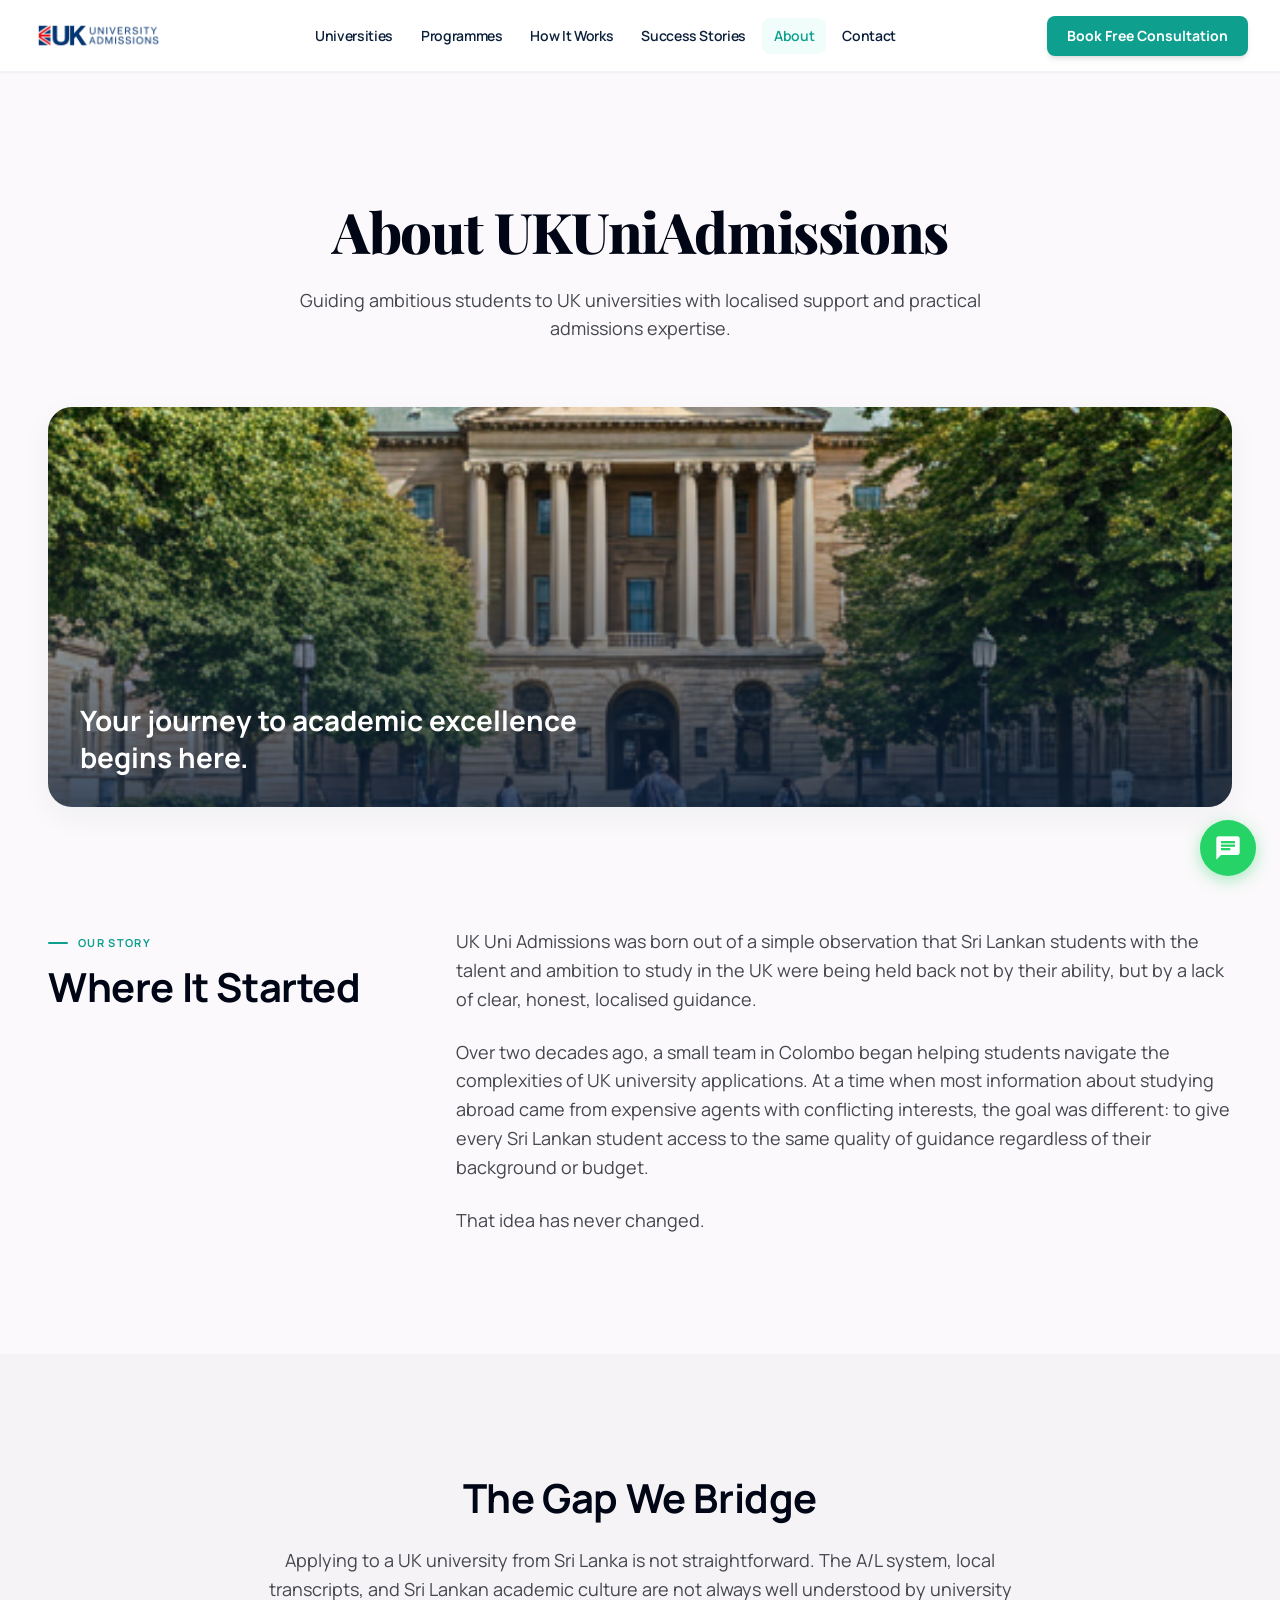
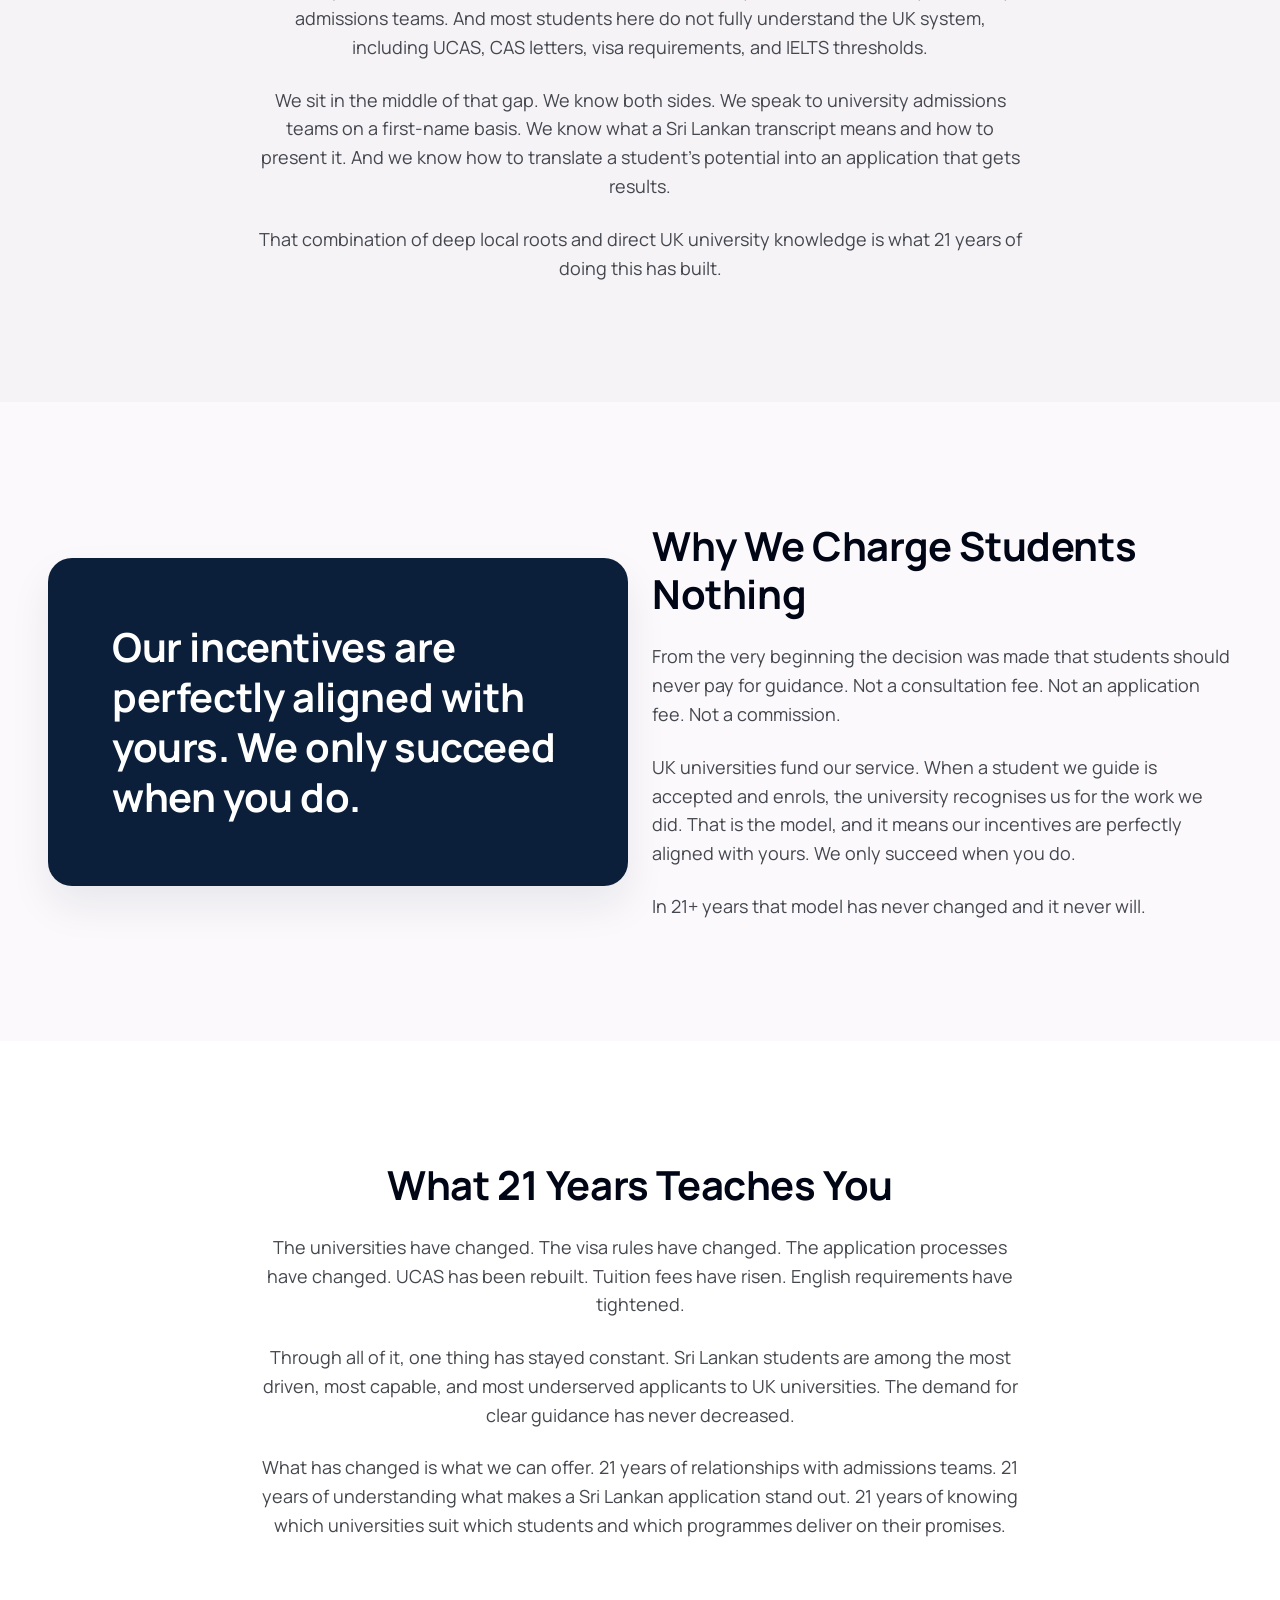
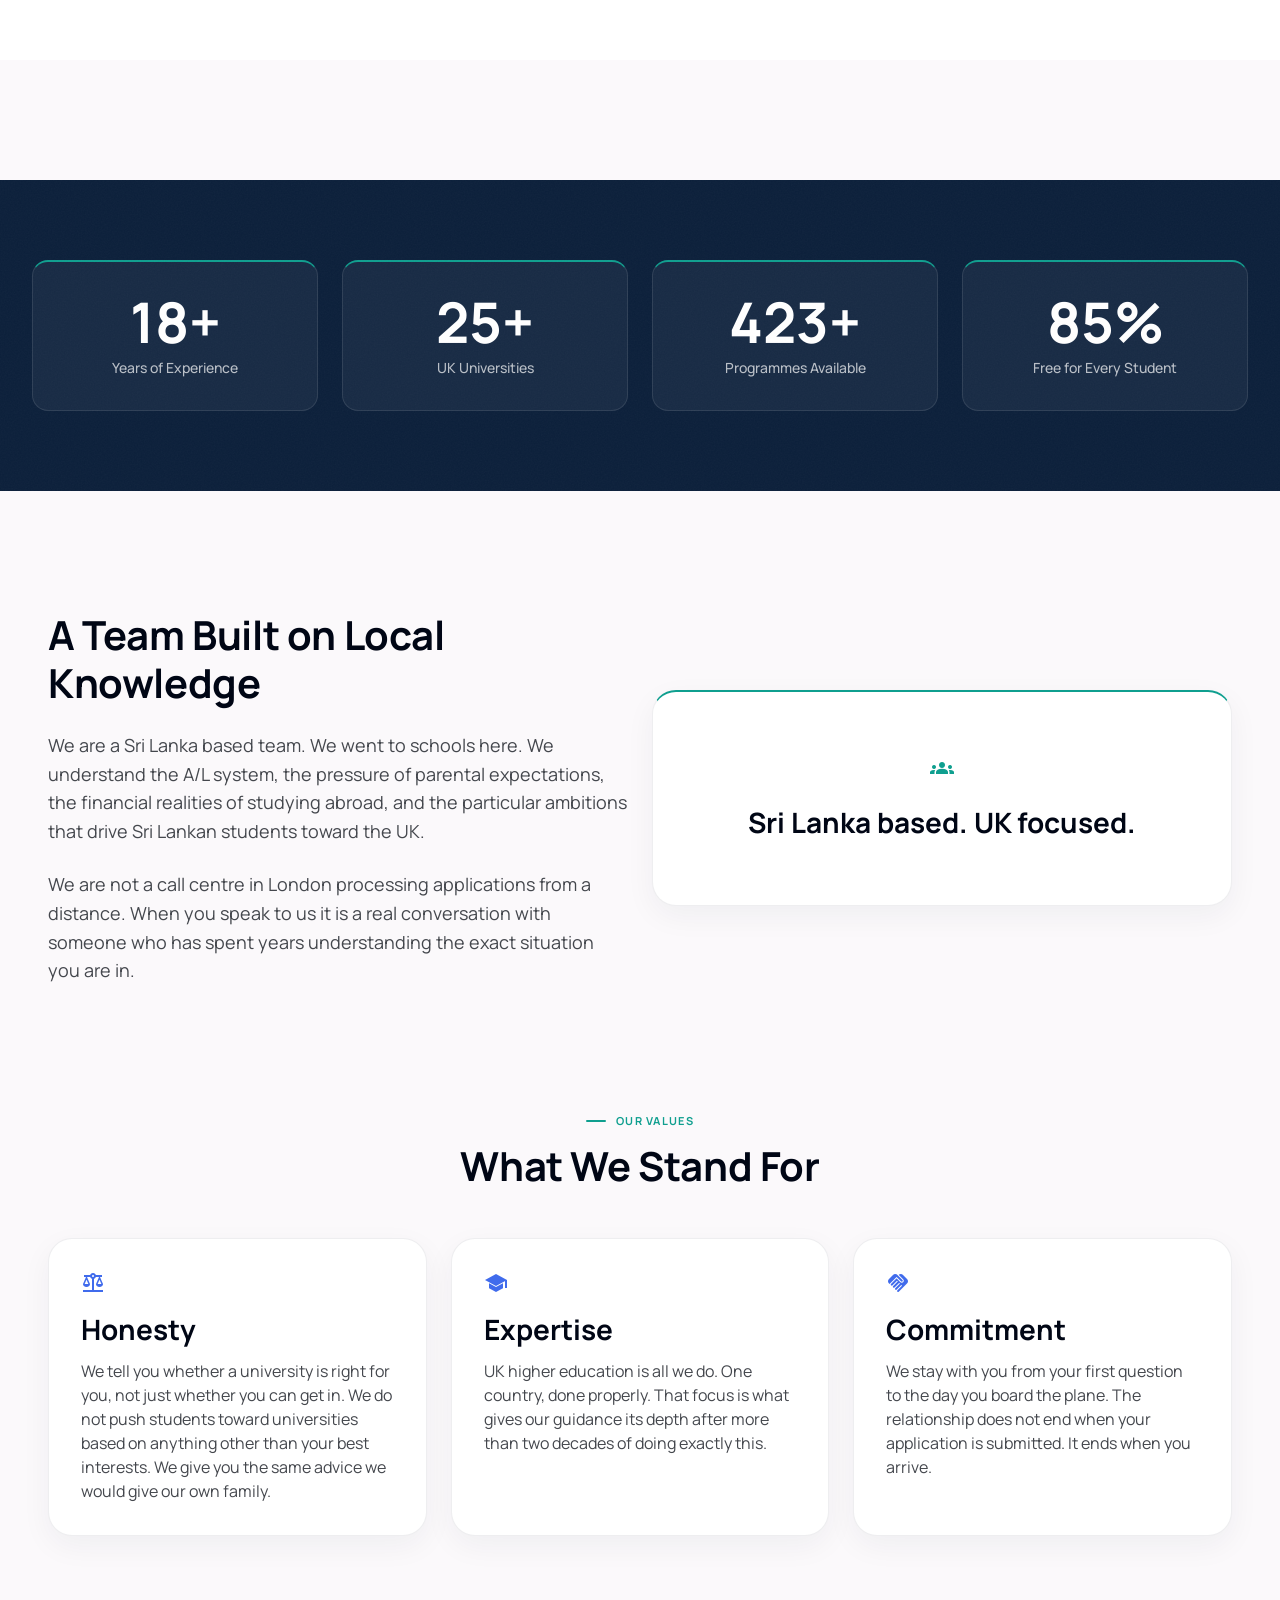
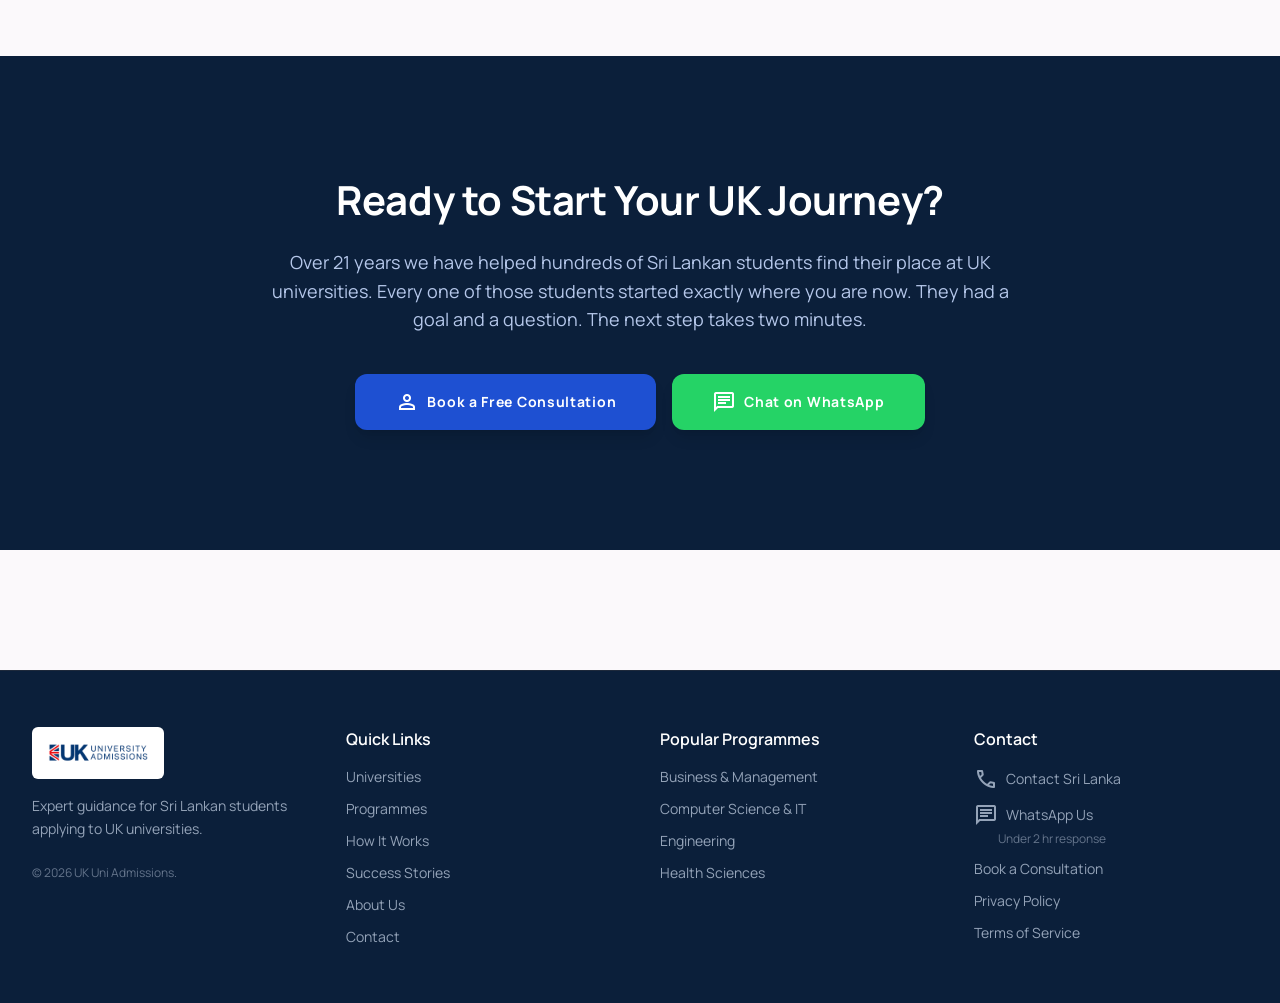
<file: about.html>
﻿<!DOCTYPE html>

<html class="light" lang="en"><head>
<!-- Google tag (gtag.js) -->
<script async src="https://www.googletagmanager.com/gtag/js?id=G-LH1W7YLXJ2"></script>
<script>
  window.dataLayer = window.dataLayer || [];
  function gtag(){dataLayer.push(arguments);}
  gtag('js', new Date());

  gtag('config', 'G-LH1W7YLXJ2');
</script>
<meta charset="utf-8"/>
<meta content="width=device-width, initial-scale=1.0" name="viewport"/>
<title>About UK Uni Admissions | Sri Lanka UK University Guidance</title>
<meta name="description" content="UK Uni Admissions offers free UK university guidance for Sri Lankan students. Expert support on courses, entry requirements, documents and applications."/>
<meta name="keywords" content="UK university admissions agency Sri Lanka, UK Uni Admissions about, Rivil International UK admissions, UK university Sri Lanka guidance"/>
<meta name="robots" content="index, follow"/>
<meta name="author" content="UK Uni Admissions"/>
<meta name="theme-color" content="#0B1F3A"/>
<link rel="icon" type="image/x-icon" href="/favicon.ico"/>
<link rel="icon" type="image/png" sizes="32x32" href="/assets/favicon-32x32.png"/>
<link rel="icon" type="image/png" sizes="16x16" href="/assets/favicon-16x16.png"/>
<link rel="apple-touch-icon" sizes="180x180" href="/assets/apple-touch-icon.png"/>
<link rel="preconnect" href="https://fonts.googleapis.com"/>
<link rel="preconnect" href="https://fonts.gstatic.com" crossorigin=""/>
<link rel="canonical" href="https://www.ukuniadmissions.com/about.html"/>
<meta property="og:type" content="website"/>
<meta property="og:site_name" content="UK Uni Admissions"/>
<meta property="og:url" content="https://www.ukuniadmissions.com/about.html"/>
<meta property="og:title" content="About UK Uni Admissions | Sri Lanka UK University Guidance"/>
<meta property="og:description" content="Specialist UK higher education guidance for Sri Lankan students."/>
<meta property="og:image" content="https://www.ukuniadmissions.com/assets/og-image.jpg"/>
<meta property="og:image:width" content="1200"/>
<meta property="og:image:height" content="630"/>
<meta property="og:image:alt" content="UK Uni Admissions - Study in the UK from Sri Lanka"/>
<meta property="og:locale" content="en_GB"/>
<meta name="twitter:card" content="summary_large_image"/>
<meta name="twitter:title" content="About UK Uni Admissions"/>
<meta name="twitter:description" content="Specialist UK university admissions guidance for Sri Lankan students."/>
<meta name="twitter:image" content="https://www.ukuniadmissions.com/assets/og-image.jpg"/>
<meta name="twitter:image:alt" content="UK Uni Admissions - Study in the UK"/>
<script type="application/ld+json">
{
  "@context": "https://schema.org",
  "@type": "BreadcrumbList",
  "itemListElement": [
    {
      "@type": "ListItem",
      "position": 1,
      "name": "Home",
      "item": "https://ukuniadmissions.com/"
    },
    {
      "@type": "ListItem",
      "position": 2,
      "name": "About",
      "item": "https://ukuniadmissions.com/about.html"
    }
  ]
}
</script>
<link rel="preload" href="https://fonts.googleapis.com/css2?family=Manrope:wght@400;500;600;700;800&display=swap" as="style" onload="this.onload=null;this.rel='stylesheet'"/>
<noscript><link href="https://fonts.googleapis.com/css2?family=Manrope:wght@400;500;600;700;800&display=swap" rel="stylesheet"/></noscript>
<link rel="stylesheet" href="tailwind.css" integrity="sha384-SohHQBbkyCgaPa59dKF78HrX7Nd+NXsWvFKi3QMbgnPdQVjsXGtsgRasOMXV9efP" crossorigin="anonymous"/><link href="mobile.css" rel="stylesheet"/>
<link rel="preload" href="https://fonts.googleapis.com/css2?family=Material+Symbols+Outlined:wght,FILL@100..700,0..1&display=swap" as="style" onload="this.onload=null;this.rel='stylesheet'"/>
<noscript><link href="https://fonts.googleapis.com/css2?family=Material+Symbols+Outlined:wght,FILL@100..700,0..1&display=swap" rel="stylesheet"/></noscript>
<link rel="preload" href="https://fonts.googleapis.com/css2?family=Material+Symbols+Outlined:wght,FILL@100..700,0..1&display=swap" as="style" onload="this.onload=null;this.rel='stylesheet'"/>
<noscript><link href="https://fonts.googleapis.com/css2?family=Material+Symbols+Outlined:wght,FILL@100..700,0..1&display=swap" rel="stylesheet"/></noscript>
</head>
<body class="bg-surface text-on-surface antialiased flex flex-col min-h-screen">
<a href="#main-content" class="sr-only focus:not-sr-only focus:absolute focus:top-4 focus:left-4 focus:z-[9999] focus:bg-secondary focus:text-white focus:px-4 focus:py-2 focus:rounded-lg focus:font-label-bold focus:text-sm" id="skip-to-main">Skip to main content</a>
<nav class="fixed top-0 w-full z-50 bg-white/95 backdrop-blur-md border-b border-slate-200/50 shadow-sm h-[72px]" style="font-family:Manrope,sans-serif;">
  <div class="flex justify-between items-center h-full px-4 sm:px-8 max-w-7xl mx-auto">
    <a href="index.html" class="flex items-center shrink-0" aria-label="UK Uni Admissions home">
      <img loading="lazy" src="assets/ukuni-admissions-logo.png" alt="UK Uni Admissions" class="h-10 sm:h-11 w-auto object-contain"/>
    </a>
    <div class="hidden lg:flex items-center gap-1 text-sm font-semibold tracking-tight" role="navigation" aria-label="Primary navigation">
      <a href="universities.html" class="text-[#0B1F3A] px-3 py-2 rounded-lg hover:bg-slate-50 hover:text-[#0F9F8F] transition-colors">Universities</a>
      <a href="programmes.html" class="text-[#0B1F3A] px-3 py-2 rounded-lg hover:bg-slate-50 hover:text-[#0F9F8F] transition-colors">Programmes</a>
      <a href="how-it-works.html" class="text-[#0B1F3A] px-3 py-2 rounded-lg hover:bg-slate-50 hover:text-[#0F9F8F] transition-colors">How It Works</a>
      <a href="success-stories.html" class="text-[#0B1F3A] px-3 py-2 rounded-lg hover:bg-slate-50 hover:text-[#0F9F8F] transition-colors">Success Stories</a>
      <a href="about.html" class="text-[#0F9F8F] bg-teal-50 px-3 py-2 rounded-lg hover:text-[#0F9F8F] transition-colors">About</a>
      <a href="contact.html" class="text-[#0B1F3A] px-3 py-2 rounded-lg hover:bg-slate-50 hover:text-[#0F9F8F] transition-colors">Contact</a>
    </div>
    <a href="contact.html" class="hidden lg:flex shrink-0 items-center justify-center bg-[#0F9F8F] text-white px-5 py-2.5 rounded-lg text-sm font-bold hover:bg-[#0d8a7c] transition-all duration-300 active:scale-95 shadow-md">
      Book Free Consultation
    </a>
    <!-- Mobile menu button (decorative) -->
    <button class="lg:hidden text-[#0B1F3A] p-2 min-w-[44px] min-h-[44px] flex items-center justify-center rounded-lg hover:bg-slate-100 transition-colors" aria-label="Toggle navigation menu" aria-expanded="false" aria-controls="mobile-menu" onclick="var m=document.getElementById('mobile-menu');var open=!m.classList.contains('hidden');m.classList.toggle('hidden');this.setAttribute('aria-expanded',String(!open));">
      <span class="material-symbols-outlined text-3xl">menu</span>
    </button>
  </div>
  <!-- Mobile Menu -->
  <div id="mobile-menu" class="hidden lg:hidden bg-white border-t border-slate-100 px-6 py-4 space-y-1 shadow-lg" style="font-family:Manrope,sans-serif;">
    <a href="universities.html" class="block rounded-lg px-3 py-2 text-sm font-semibold text-[#0B1F3A] hover:bg-slate-50 hover:text-[#0F9F8F]">Universities</a>
    <a href="programmes.html" class="block rounded-lg px-3 py-2 text-sm font-semibold text-[#0B1F3A] hover:bg-slate-50 hover:text-[#0F9F8F]">Programmes</a>
    <a href="how-it-works.html" class="block rounded-lg px-3 py-2 text-sm font-semibold text-[#0B1F3A] hover:bg-slate-50 hover:text-[#0F9F8F]">How It Works</a>
    <a href="success-stories.html" class="block rounded-lg px-3 py-2 text-sm font-semibold text-[#0B1F3A] hover:bg-slate-50 hover:text-[#0F9F8F]">Success Stories</a>
    <a href="about.html" class="block rounded-lg px-3 py-2 text-sm font-semibold text-[#0B1F3A] hover:bg-slate-50 hover:text-[#0F9F8F]">About</a>
    <a href="contact.html" class="block rounded-lg px-3 py-2 text-sm font-semibold text-[#0B1F3A] hover:bg-slate-50 hover:text-[#0F9F8F]">Contact</a>
    <a href="https://wa.me/94777363079"
       target="_blank"
       rel="noopener noreferrer"
       class="flex items-center gap-2 rounded-lg px-3 py-2 text-sm font-semibold text-[#25D366] hover:bg-slate-50">
      <span class="material-symbols-outlined text-base" style="color:#25D366;">chat</span>
      WhatsApp Us
    </a>
    <a href="contact.html" class="block mt-3 bg-[#0F9F8F] text-white text-center py-3 rounded-lg text-sm font-bold">Book Free Consultation</a>
  </div>
</nav>
<div style="padding-top:72px"></div>
<!-- TopAppBar -->

<main id="main-content" class="flex-grow pt-32 pb-section-gap">
<!-- Hero Section -->
<section class="max-w-container-max mx-auto px-margin-mobile md:px-margin-desktop mb-section-gap">
<div class="text-center max-w-3xl mx-auto space-y-6">
<h1 class="font-display-lg text-display-lg text-primary">About UKUniAdmissions</h1>
<p class="font-body-lg text-body-lg text-on-surface-variant">Guiding ambitious students to UK universities with localised support and practical admissions expertise.</p>
</div>
<div class="mt-16 rounded-3xl overflow-hidden shadow-[0px_10px_30px_rgba(11,31,58,0.05)] bg-surface-container h-48 md:h-[400px] relative">
<img loading="lazy" alt="Students walking on a historic university campus with grand architecture" class="w-full h-full object-cover" data-alt="Students walking on a historic university campus with grand architecture, bright daylight, aspirational tone" src="assets/about/students-campus.jpg"/>
<div class="absolute inset-0 bg-gradient-to-t from-primary-container/80 to-transparent flex items-end p-8">
<p class="text-on-primary font-headline-md text-headline-md max-w-xl">Your journey to academic excellence begins here.</p>
</div>
</div>
</section>
<!-- Where It Started -->
<section class="max-w-container-max mx-auto px-margin-mobile md:px-margin-desktop mb-section-gap">
<div class="grid grid-cols-1 md:grid-cols-12 gap-10 md:gap-16">
<div class="md:col-span-4">
<p class="section-label mb-3">Our Story</p>
<h2 class="font-headline-lg text-headline-lg text-primary">Where It Started</h2>
</div>
<div class="md:col-span-8 space-y-6 font-body-lg text-body-lg text-on-surface-variant">
<p>UK Uni Admissions was born out of a simple observation that Sri Lankan students with the talent and ambition to study in the UK were being held back not by their ability, but by a lack of clear, honest, localised guidance.</p>
<p>Over two decades ago, a small team in Colombo began helping students navigate the complexities of UK university applications. At a time when most information about studying abroad came from expensive agents with conflicting interests, the goal was different: to give every Sri Lankan student access to the same quality of guidance regardless of their background or budget.</p>
<p>That idea has never changed.</p>
</div>
</div>
</section>
<!-- The Gap We Bridge -->
<section class="py-section-gap px-margin-mobile md:px-margin-desktop bg-surface-container-low mb-section-gap">
<div class="max-w-3xl mx-auto text-center">
<h2 class="font-headline-lg text-headline-lg text-primary mb-6">The Gap We Bridge</h2>
<div class="space-y-6 font-body-lg text-body-lg text-on-surface-variant">
<p>Applying to a UK university from Sri Lanka is not straightforward. The A/L system, local transcripts, and Sri Lankan academic culture are not always well understood by university admissions teams. And most students here do not fully understand the UK system, including UCAS, CAS letters, visa requirements, and IELTS thresholds.</p>
<p>We sit in the middle of that gap. We know both sides. We speak to university admissions teams on a first-name basis. We know what a Sri Lankan transcript means and how to present it. And we know how to translate a student's potential into an application that gets results.</p>
<p>That combination of deep local roots and direct UK university knowledge is what 21 years of doing this has built.</p>
</div>
</div>
</section>
<!-- Why We Charge Students Nothing -->
<section class="max-w-container-max mx-auto px-margin-mobile md:px-margin-desktop mb-section-gap">
<div class="grid grid-cols-1 md:grid-cols-2 gap-gutter items-center">
<blockquote class="bg-primary-container rounded-[24px] p-10 md:p-16 shadow-[0px_20px_40px_rgba(11,31,58,0.08)]">
<p class="font-headline-lg text-headline-lg text-on-primary leading-tight">Our incentives are perfectly aligned with yours. We only succeed when you do.</p>
</blockquote>
<div>
<h2 class="font-headline-lg text-headline-lg text-primary mb-6">Why We Charge Students Nothing</h2>
<div class="space-y-6 font-body-lg text-body-lg text-on-surface-variant">
<p>From the very beginning the decision was made that students should never pay for guidance. Not a consultation fee. Not an application fee. Not a commission.</p>
<p>UK universities fund our service. When a student we guide is accepted and enrols, the university recognises us for the work we did. That is the model, and it means our incentives are perfectly aligned with yours. We only succeed when you do.</p>
<p>In 21+ years that model has never changed and it never will.</p>
</div>
</div>
</div>
</section>
<!-- What 21 Years Teaches You -->
<section class="py-section-gap px-margin-mobile md:px-margin-desktop bg-surface-container-lowest mb-section-gap">
<div class="max-w-3xl mx-auto text-center">
<h2 class="font-headline-lg text-headline-lg text-primary mb-6">What 21 Years Teaches You</h2>
<div class="space-y-6 font-body-lg text-body-lg text-on-surface-variant">
<p>The universities have changed. The visa rules have changed. The application processes have changed. UCAS has been rebuilt. Tuition fees have risen. English requirements have tightened.</p>
<p>Through all of it, one thing has stayed constant. Sri Lankan students are among the most driven, most capable, and most underserved applicants to UK universities. The demand for clear guidance has never decreased.</p>
<p>What has changed is what we can offer. 21 years of relationships with admissions teams. 21 years of understanding what makes a Sri Lankan application stand out. 21 years of knowing which universities suit which students and which programmes deliver on their promises.</p>
</div>
</div>
</section>
<!-- Stats Strip -->
<section class="stats-section bg-[#0B1F3A] py-16 md:py-20 px-4 md:px-8 grain-texture mb-section-gap" id="about-stats-section">
<div class="max-w-container-max mx-auto">
<div class="grid grid-cols-2 lg:grid-cols-4 gap-4 md:gap-6">
<div class="bg-white/5 border border-white/10 border-t-2 border-t-[#0F9F8F] rounded-2xl p-6 md:p-8 text-center">
<p class="text-white font-bold text-4xl md:text-5xl lg:text-[56px] leading-none mb-2 font-body-md">
<span class="stat-counter" data-target="21" data-suffix="+">0</span>
</p>
<p class="text-white/70 text-sm font-medium font-body-md">Years of Experience</p>
</div>
<div class="bg-white/5 border border-white/10 border-t-2 border-t-[#0F9F8F] rounded-2xl p-6 md:p-8 text-center">
<p class="text-white font-bold text-4xl md:text-5xl lg:text-[56px] leading-none mb-2 font-body-md">
<span class="stat-counter" data-target="29" data-suffix="+">0</span>
</p>
<p class="text-white/70 text-sm font-medium font-body-md">UK Universities</p>
</div>
<div class="bg-white/5 border border-white/10 border-t-2 border-t-[#0F9F8F] rounded-2xl p-6 md:p-8 text-center">
<p class="text-white font-bold text-4xl md:text-5xl lg:text-[56px] leading-none mb-2 font-body-md">
<span class="stat-counter" data-target="500" data-suffix="+">0</span>
</p>
<p class="text-white/70 text-sm font-medium font-body-md">Programmes Available</p>
</div>
<div class="bg-white/5 border border-white/10 border-t-2 border-t-[#0F9F8F] rounded-2xl p-6 md:p-8 text-center">
<p class="text-white font-bold text-4xl md:text-5xl lg:text-[56px] leading-none mb-2 font-body-md">
<span class="stat-counter" data-target="100" data-suffix="%">0</span>
</p>
<p class="text-white/70 text-sm font-medium font-body-md">Free for Every Student</p>
</div>
</div>
</div>
</section>
<!-- A Team Built on Local Knowledge -->
<section class="max-w-container-max mx-auto px-margin-mobile md:px-margin-desktop mb-section-gap">
<div class="grid grid-cols-1 md:grid-cols-2 gap-gutter items-center">
<div>
<h2 class="font-headline-lg text-headline-lg text-primary mb-6">A Team Built on Local Knowledge</h2>
<div class="space-y-6 font-body-lg text-body-lg text-on-surface-variant">
<p>We are a Sri Lanka based team. We went to schools here. We understand the A/L system, the pressure of parental expectations, the financial realities of studying abroad, and the particular ambitions that drive Sri Lankan students toward the UK.</p>
<p>We are not a call centre in London processing applications from a distance. When you speak to us it is a real conversation with someone who has spent years understanding the exact situation you are in.</p>
</div>
</div>
<div class="bg-surface-container-lowest rounded-[24px] p-10 md:p-16 shadow-[0px_10px_30px_rgba(11,31,58,0.05)] border border-outline-variant/30 border-t-2 border-t-[#0F9F8F] text-center">
<span class="material-symbols-outlined text-[#0F9F8F] text-5xl mb-6" style="font-variation-settings: 'FILL' 1;">groups</span>
<p class="font-headline-md text-headline-md text-primary">Sri Lanka based. UK focused.</p>
</div>
</div>
</section>
<!-- What We Stand For -->
<section class="max-w-container-max mx-auto px-margin-mobile md:px-margin-desktop mb-section-gap">
<div class="text-center max-w-3xl mx-auto mb-12">
<p class="section-label mb-3">Our Values</p>
<h2 class="font-headline-lg text-headline-lg text-primary">What We Stand For</h2>
</div>
<div class="grid grid-cols-1 md:grid-cols-3 gap-gutter">
<article class="bg-surface-container-lowest rounded-[24px] p-8 shadow-[0px_10px_30px_rgba(11,31,58,0.05)] border border-outline-variant/30">
<span class="material-symbols-outlined text-secondary-container mb-4 text-4xl" style="font-variation-settings: 'FILL' 1;">balance</span>
<h3 class="font-headline-md text-headline-md text-primary mb-3">Honesty</h3>
<p class="font-body-md text-body-md text-on-surface-variant">We tell you whether a university is right for you, not just whether you can get in. We do not push students toward universities based on anything other than your best interests. We give you the same advice we would give our own family.</p>
</article>
<article class="bg-surface-container-lowest rounded-[24px] p-8 shadow-[0px_10px_30px_rgba(11,31,58,0.05)] border border-outline-variant/30">
<span class="material-symbols-outlined text-secondary-container mb-4 text-4xl" style="font-variation-settings: 'FILL' 1;">school</span>
<h3 class="font-headline-md text-headline-md text-primary mb-3">Expertise</h3>
<p class="font-body-md text-body-md text-on-surface-variant">UK higher education is all we do. One country, done properly. That focus is what gives our guidance its depth after more than two decades of doing exactly this.</p>
</article>
<article class="bg-surface-container-lowest rounded-[24px] p-8 shadow-[0px_10px_30px_rgba(11,31,58,0.05)] border border-outline-variant/30">
<span class="material-symbols-outlined text-secondary-container mb-4 text-4xl" style="font-variation-settings: 'FILL' 1;">handshake</span>
<h3 class="font-headline-md text-headline-md text-primary mb-3">Commitment</h3>
<p class="font-body-md text-body-md text-on-surface-variant">We stay with you from your first question to the day you board the plane. The relationship does not end when your application is submitted. It ends when you arrive.</p>
</article>
</div>
</section>
<!-- Closing CTA -->
<section class="py-section-gap px-8 bg-primary-container text-on-primary text-center">
<div class="max-w-3xl mx-auto">
<h2 class="font-headline-lg text-headline-lg mb-6">Ready to Start Your UK Journey?</h2>
<p class="font-body-lg text-body-lg text-inverse-primary mb-10">Over 21 years we have helped hundreds of Sri Lankan students find their place at UK universities. Every one of those students started exactly where you are now. They had a goal and a question. The next step takes two minutes.</p>
<div class="flex flex-col sm:flex-row justify-center gap-4">
  <a href="contact.html" class="inline-flex items-center justify-center gap-2 bg-secondary text-white px-10 py-4 rounded-xl font-label-bold text-label-bold hover:bg-secondary-container transition-colors shadow-lg">
    <span class="material-symbols-outlined text-xl">person</span> Book a Free Consultation
  </a>
  <a href="https://wa.me/94714920830?text=Hi%2C%20I%20would%20like%20to%20book%20a%20free%20consultation.%20Please%20contact%20me."
     target="_blank"
     rel="noopener noreferrer"
     class="inline-flex items-center justify-center gap-2 bg-[#25D366] text-white px-10 py-4 rounded-xl font-label-bold text-label-bold hover:bg-[#1da851] transition-colors shadow-lg">
    <span class="material-symbols-outlined text-xl">chat</span> Chat on WhatsApp
  </a>
</div>
</div>
</section></main>
<script>
(function() {
  const section = document.getElementById('about-stats-section');
  if (!section) return;

  const counters = section.querySelectorAll('.stat-counter');
  let animated = false;

  function easeOut(t) {
    return 1 - Math.pow(1 - t, 3);
  }

  function animateCounter(el) {
    const target = parseInt(el.getAttribute('data-target'), 10) || 0;
    const suffix = el.getAttribute('data-suffix') || '';
    const duration = 1800;
    const start = performance.now();

    function update(now) {
      const elapsed = now - start;
      const progress = Math.min(elapsed / duration, 1);
      const current = Math.round(easeOut(progress) * target);
      el.textContent = current + suffix;
      if (progress < 1) {
        requestAnimationFrame(update);
      } else {
        el.textContent = target + suffix;
      }
    }

    requestAnimationFrame(update);
  }

  const observer = new IntersectionObserver(
    entries => {
      entries.forEach(entry => {
        if (entry.isIntersecting && !animated) {
          animated = true;
          section.classList.add('visible');
          counters.forEach(counter => animateCounter(counter));
          observer.disconnect();
        }
      });
    },
    { threshold: 0.2 }
  );

  observer.observe(section);
})();
</script>
<!-- Footer -->

<footer class="bg-[#0B1F3A] w-full py-14 px-8 border-t border-slate-800" style="font-family:Manrope,sans-serif;">
  <div class="grid grid-cols-1 md:grid-cols-4 gap-10 max-w-7xl mx-auto text-slate-300 text-sm">
    <div>
      <a href="index.html" class="inline-flex items-center bg-white rounded-md px-3 py-2 mb-4" aria-label="UK Uni Admissions home">
        <img loading="lazy" src="assets/ukuni-admissions-logo.png" alt="UK Uni Admissions" class="h-9 w-auto object-contain"/>
      </a>
      <p class="text-slate-400 mb-6 leading-relaxed">Expert guidance for Sri Lankan students applying to UK universities.</p>
      <p class="text-xs text-slate-500">&copy; 2026 UK Uni Admissions.</p>
    </div>
    <div>
      <h3 class="text-white font-semibold mb-4 text-base">Quick Links</h3>
      <ul class="space-y-3">
        <li><a href="universities.html" class="text-slate-400 hover:text-[#0F9F8F] transition-colors block">Universities</a></li>
        <li><a href="programmes.html" class="text-slate-400 hover:text-[#0F9F8F] transition-colors block">Programmes</a></li>
        <li><a href="how-it-works.html" class="text-slate-400 hover:text-[#0F9F8F] transition-colors block">How It Works</a></li>
        <li><a href="success-stories.html" class="text-slate-400 hover:text-[#0F9F8F] transition-colors block">Success Stories</a></li>
        <li><a href="about.html" class="text-slate-400 hover:text-[#0F9F8F] transition-colors block">About Us</a></li>
        <li><a href="contact.html" class="text-slate-400 hover:text-[#0F9F8F] transition-colors block">Contact</a></li>
      </ul>
    </div>
    <div>
      <h3 class="text-white font-semibold mb-4 text-base">Popular Programmes</h3>
      <ul class="space-y-3">
        <li><a href="programmes.html?subject=Business%20%26%20Management" class="text-slate-400 hover:text-[#0F9F8F] transition-colors block">Business &amp; Management</a></li>
        <li><a href="programmes.html?subject=Computer%20Science" class="text-slate-400 hover:text-[#0F9F8F] transition-colors block">Computer Science &amp; IT</a></li>
        <li><a href="programmes.html?subject=Engineering" class="text-slate-400 hover:text-[#0F9F8F] transition-colors block">Engineering</a></li>
        <li><a href="programmes.html?subject=Health%20Sciences" class="text-slate-400 hover:text-[#0F9F8F] transition-colors block">Health Sciences</a></li>
      </ul>
    </div>
    <div>
      <h3 class="text-white font-semibold mb-4 text-base">Contact</h3>
      <ul class="space-y-3">
        <li><a href="contact.html" class="text-slate-400 hover:text-[#0F9F8F] transition-colors block flex items-center gap-2"><span class="material-symbols-outlined text-base">call</span> Contact Sri Lanka</a></li>
        <li>
          <a href="https://wa.me/94777363079?text=Hi%2C%20I%20would%20like%20to%20know%20more%20about%20studying%20in%20the%20UK.%20Please%20contact%20me."
             target="_blank"
             rel="noopener noreferrer"
             class="text-slate-400 hover:text-[#0F9F8F] transition-colors flex items-center gap-2">
            <span class="material-symbols-outlined text-base">chat</span> WhatsApp Us
          </a>
          <p class="text-slate-500 text-xs mt-1 ml-6">Under 2 hr response</p>
        </li>
        <li><a href="contact.html" class="text-slate-400 hover:text-[#0F9F8F] transition-colors block">Book a Consultation</a></li>
        <li><a href="privacy-policy.html" class="text-slate-400 hover:text-[#0F9F8F] transition-colors block">Privacy Policy</a></li>
        <li><a href="terms-of-service.html" class="text-slate-400 hover:text-[#0F9F8F] transition-colors block">Terms of Service</a></li>
      </ul>
    </div>
  </div>
</footer>
<!-- WhatsApp Floating Button -->
<style>

  @keyframes wa-pulse {
    0% { transform: scale(1); opacity: 0.6; }
    100% { transform: scale(1.7); opacity: 0; }
  }
  .wa-float {
    position: fixed;
    bottom: max(24px, calc(env(safe-area-inset-bottom) + 16px));
    right: 24px;
    z-index: 9999;
    display: flex;
    align-items: center;
    justify-content: center;
    width: 56px;
    height: 56px;
    background-color: #25D366;
    border-radius: 50%;
    box-shadow: 0 4px 16px rgba(37, 211, 102, 0.4);
    transition: transform 0.2s ease, box-shadow 0.2s ease;
    text-decoration: none;
  }
  .wa-float:hover {
    transform: scale(1.08);
    box-shadow: 0 8px 24px rgba(37, 211, 102, 0.5);
  }
  .wa-float:hover .wa-tooltip {
    opacity: 1;
    pointer-events: auto;
  }
  .wa-pulse-ring {
    position: absolute;
    width: 56px;
    height: 56px;
    border-radius: 50%;
    background-color: #25D366;
    opacity: 0;
    animation: wa-pulse 3s ease-out infinite;
  }
  @media (prefers-reduced-motion: reduce) {
    .wa-pulse-ring { animation: none; }
    .wa-float { transition: none; }
  }
  .wa-tooltip {
    position: absolute;
    right: 64px;
    background: #0B1F3A;
    color: white;
    font-family: Manrope, sans-serif;
    font-size: 13px;
    font-weight: 600;
    white-space: nowrap;
    padding: 8px 12px;
    border-radius: 8px;
    opacity: 0;
    pointer-events: none;
    transition: opacity 0.2s ease;
    box-shadow: 0 2px 8px rgba(0,0,0,0.15);
  }
  .wa-tooltip::after {
    content: '';
    position: absolute;
    left: 100%;
    top: 50%;
    transform: translateY(-50%);
    border: 6px solid transparent;
    border-left-color: #0B1F3A;
  }
  @media (max-width: 768px) {
    .wa-tooltip { display: none; }
  }
</style>
<a class="wa-float"
   href="https://wa.me/94777363079?text=Hi%2C%20I%20would%20like%20to%20learn%20more%20about%20UK%20Uni%20Admissions.%20Please%20contact%20me."
   target="_blank"
   rel="noopener noreferrer"
   aria-label="Chat with us on WhatsApp">
  <div class="wa-pulse-ring"></div>
  <span class="material-symbols-outlined"
        style="color:white; font-size:28px;
               font-variation-settings:'FILL' 1,'wght' 400,
               'GRAD' 0,'opsz' 24;">chat</span>
  <div class="wa-tooltip">Chat on WhatsApp</div>
</a>
</body></html>
</file>
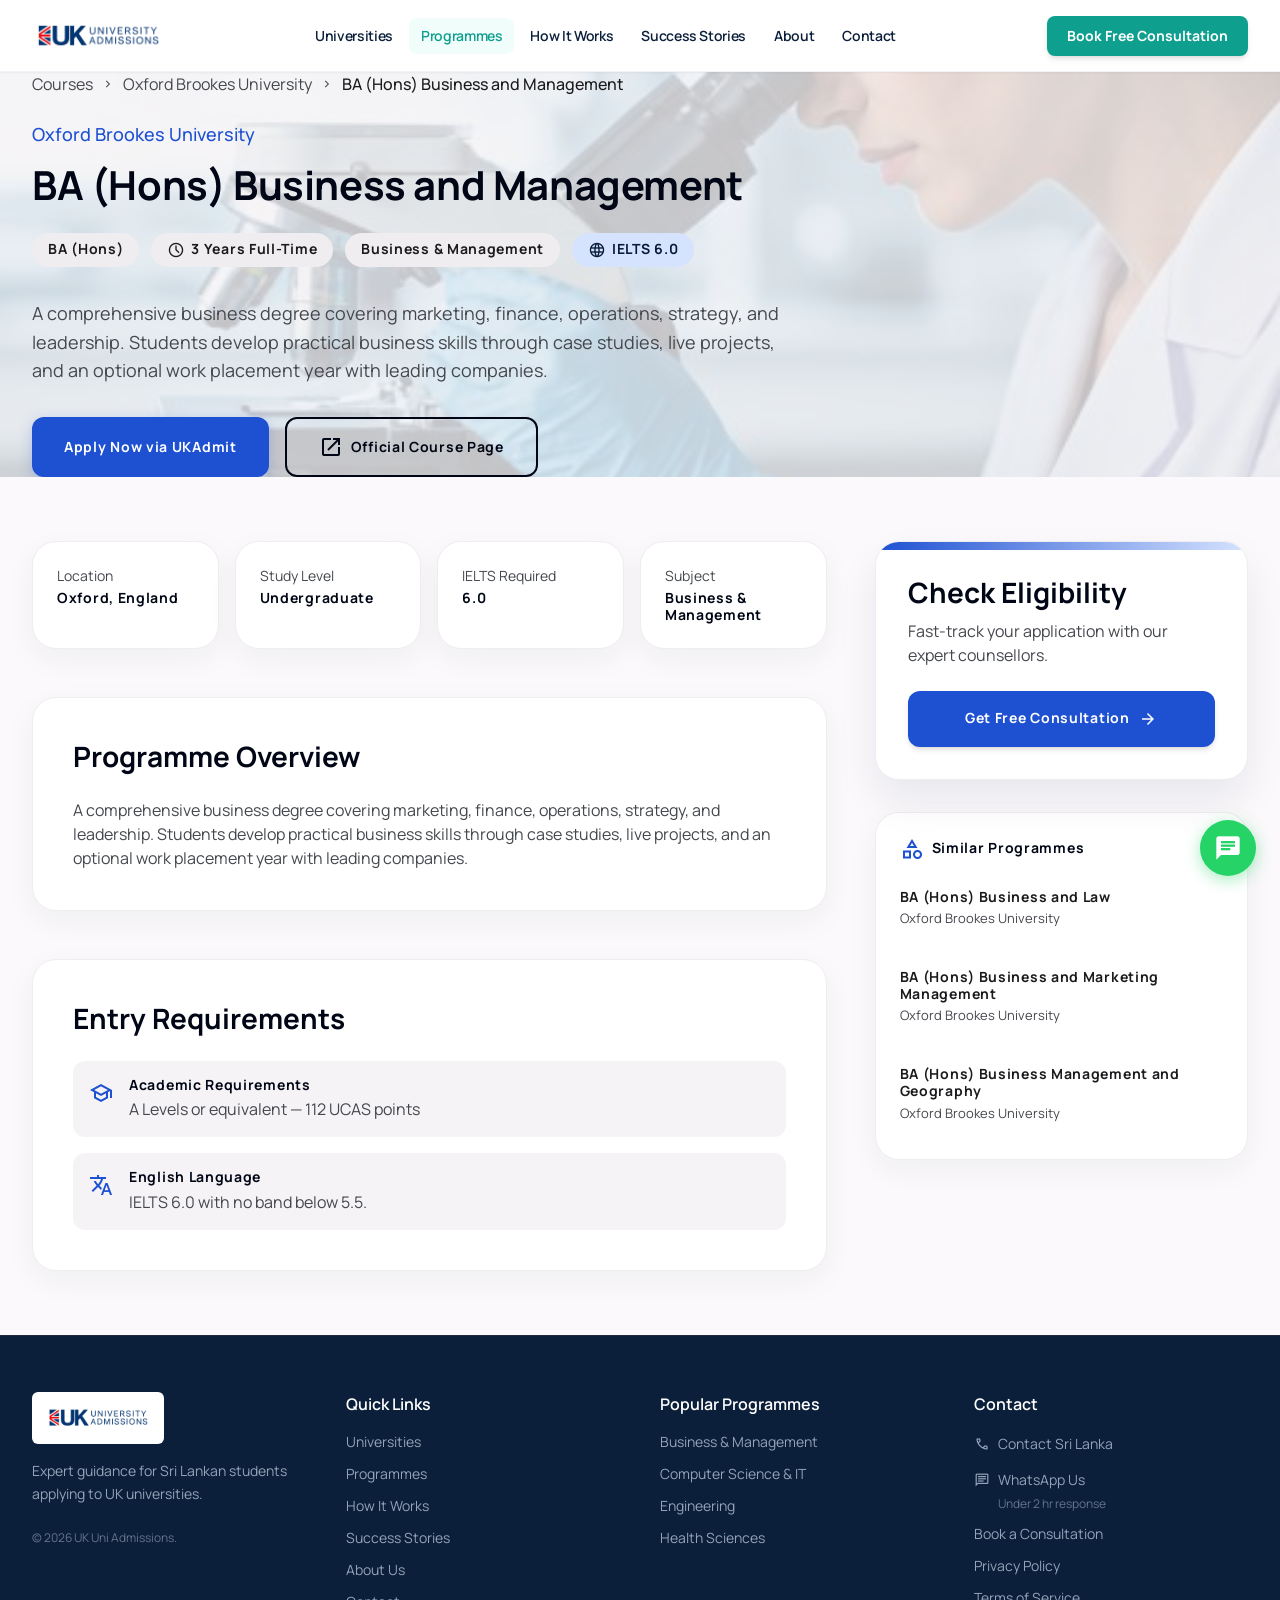
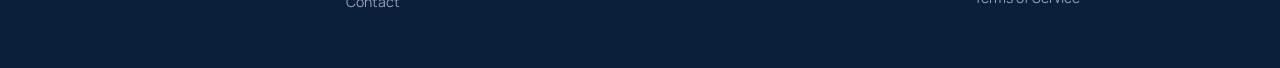
<file: bsc-computer-science.html>
﻿<!DOCTYPE html>

<html class="light" lang="en"><head>
<!-- Google tag (gtag.js) -->
<script async src="https://www.googletagmanager.com/gtag/js?id=G-LH1W7YLXJ2"></script>
<script>
  window.dataLayer = window.dataLayer || [];
  function gtag(){dataLayer.push(arguments);}
  gtag('js', new Date());

  gtag('config', 'G-LH1W7YLXJ2');
</script>
<meta charset="utf-8"/>
<meta content="width=device-width, initial-scale=1.0" name="viewport"/>
<title>BSc Computer Science at Coventry University | UK Uni Admissions</title>
<meta name="description" content="Study BSc Computer Science at Coventry University in the UK. Apply from Sri Lanka with free guidance on entry requirements, documents, and applications."/>
<meta name="keywords" content="BSc Computer Science Coventry University, computer science UK university Sri Lanka, Coventry computer science degree, UK CS degree Sri Lanka"/>
<meta name="robots" content="index, follow"/>
<meta name="author" content="UK Uni Admissions"/>
<meta name="theme-color" content="#0B1F3A"/>
<link rel="icon" type="image/x-icon" href="/favicon.ico"/>
<link rel="icon" type="image/png" sizes="32x32" href="/assets/favicon-32x32.png"/>
<link rel="icon" type="image/png" sizes="16x16" href="/assets/favicon-16x16.png"/>
<link rel="apple-touch-icon" sizes="180x180" href="/assets/apple-touch-icon.png"/>
<link rel="preconnect" href="https://fonts.googleapis.com"/>
<link rel="preconnect" href="https://fonts.gstatic.com" crossorigin=""/>
<link rel="canonical" href="https://www.ukuniadmissions.com/bsc-computer-science.html"/>
<meta property="og:type" content="website"/>
<meta property="og:site_name" content="UK Uni Admissions"/>
<meta property="og:url" content="https://www.ukuniadmissions.com/bsc-computer-science.html"/>
<meta property="og:title" content="BSc Computer Science at Coventry University | UK Uni Admissions"/>
<meta property="og:description" content="Study BSc Computer Science at Coventry University. Apply from Sri Lanka with free guidance."/>
<meta property="og:image" content="https://www.ukuniadmissions.com/assets/og-image.jpg"/>
<meta property="og:image:width" content="1200"/>
<meta property="og:image:height" content="630"/>
<meta property="og:image:alt" content="UK Uni Admissions - Study in the UK from Sri Lanka"/>
<meta property="og:locale" content="en_GB"/>
<meta name="twitter:card" content="summary_large_image"/>
<meta name="twitter:title" content="BSc Computer Science at Coventry University"/>
<meta name="twitter:description" content="Study BSc Computer Science at Coventry University from Sri Lanka with free guidance."/>
<meta name="twitter:image" content="https://www.ukuniadmissions.com/assets/og-image.jpg"/>
<meta name="twitter:image:alt" content="UK Uni Admissions - Study in the UK"/>
<script type="application/ld+json">
{
  "@context": "https://schema.org",
  "@type": "BreadcrumbList",
  "itemListElement": [
    {
      "@type": "ListItem",
      "position": 1,
      "name": "Home",
      "item": "https://ukuniadmissions.com/"
    },
    {
      "@type": "ListItem",
      "position": 2,
      "name": "BSc Computer Science",
      "item": "https://ukuniadmissions.com/bsc-computer-science.html"
    }
  ]
}
</script><!-- Fonts -->
<link href="https://fonts.googleapis.com" rel="preconnect"/>
<link crossorigin="" href="https://fonts.gstatic.com" rel="preconnect"/>
<link rel="preload" href="https://fonts.googleapis.com/css2?family=Manrope:wght@400;500;600;700;800&display=swap" as="style" onload="this.onload=null;this.rel='stylesheet'"/>
<noscript><link href="https://fonts.googleapis.com/css2?family=Manrope:wght@400;500;600;700;800&display=swap" rel="stylesheet"/></noscript>
<!-- Material Symbols -->
<link rel="preload" href="https://fonts.googleapis.com/css2?family=Material+Symbols+Outlined:wght,FILL@100..700,0..1&display=swap" as="style" onload="this.onload=null;this.rel='stylesheet'"/>
<noscript><link href="https://fonts.googleapis.com/css2?family=Material+Symbols+Outlined:wght,FILL@100..700,0..1&display=swap" rel="stylesheet"/></noscript>
<link rel="preload" href="https://fonts.googleapis.com/css2?family=Material+Symbols+Outlined:wght,FILL@100..700,0..1&display=swap" as="style" onload="this.onload=null;this.rel='stylesheet'"/>
<noscript><link href="https://fonts.googleapis.com/css2?family=Material+Symbols+Outlined:wght,FILL@100..700,0..1&display=swap" rel="stylesheet"/></noscript>
<!-- Tailwind CSS -->
<link rel="stylesheet" href="tailwind.css" integrity="sha384-SohHQBbkyCgaPa59dKF78HrX7Nd+NXsWvFKi3QMbgnPdQVjsXGtsgRasOMXV9efP" crossorigin="anonymous"/><link href="mobile.css" rel="stylesheet"/>
<!-- Tailwind Configuration -->
<style>

        .glass-panel {
            background: rgba(255, 255, 255, 0.9);
            backdrop-filter: blur(12px);
            -webkit-backdrop-filter: blur(12px);
        }
    </style>
</head>
<body class="bg-surface text-on-surface font-body-md antialiased pt-[72px]">
<a href="#main-content" class="sr-only focus:not-sr-only focus:absolute focus:top-4 focus:left-4 focus:z-[9999] focus:bg-secondary focus:text-white focus:px-4 focus:py-2 focus:rounded-lg focus:font-label-bold focus:text-sm" id="skip-to-main">Skip to main content</a>
<nav class="fixed top-0 w-full z-50 bg-white/95 backdrop-blur-md border-b border-slate-200/50 shadow-sm h-[72px]" style="font-family:Manrope,sans-serif;">
  <div class="flex justify-between items-center h-full px-4 sm:px-8 max-w-7xl mx-auto">
    <a href="index.html" class="flex items-center shrink-0" aria-label="UK Uni Admissions home">
      <img loading="lazy" src="assets/ukuni-admissions-logo.png" alt="UK Uni Admissions" class="h-10 sm:h-11 w-auto object-contain"/>
    </a>
    <div class="hidden lg:flex items-center gap-1 text-sm font-semibold tracking-tight" role="navigation" aria-label="Primary navigation">
      <a href="universities.html" class="text-[#0B1F3A] px-3 py-2 rounded-lg hover:bg-slate-50 hover:text-[#0F9F8F] transition-colors">Universities</a>
      <a href="programmes.html" class="text-[#0F9F8F] bg-teal-50 px-3 py-2 rounded-lg hover:text-[#0F9F8F] transition-colors">Programmes</a>
      <a href="how-it-works.html" class="text-[#0B1F3A] px-3 py-2 rounded-lg hover:bg-slate-50 hover:text-[#0F9F8F] transition-colors">How It Works</a>
      <a href="success-stories.html" class="text-[#0B1F3A] px-3 py-2 rounded-lg hover:bg-slate-50 hover:text-[#0F9F8F] transition-colors">Success Stories</a>
      <a href="about.html" class="text-[#0B1F3A] px-3 py-2 rounded-lg hover:bg-slate-50 hover:text-[#0F9F8F] transition-colors">About</a>
      <a href="contact.html" class="text-[#0B1F3A] px-3 py-2 rounded-lg hover:bg-slate-50 hover:text-[#0F9F8F] transition-colors">Contact</a>
    </div>
    <a href="contact.html" class="hidden lg:flex shrink-0 items-center justify-center bg-[#0F9F8F] text-white px-5 py-2.5 rounded-lg text-sm font-bold hover:bg-[#0d8a7c] transition-all duration-300 active:scale-95 shadow-md">
      Book Free Consultation
    </a>
    <!-- Mobile menu button (decorative) -->
    <button class="lg:hidden text-[#0B1F3A] p-2 min-w-[44px] min-h-[44px] flex items-center justify-center rounded-lg hover:bg-slate-100 transition-colors" aria-label="Toggle navigation menu" aria-expanded="false" aria-controls="mobile-menu" onclick="var m=document.getElementById('mobile-menu');var open=!m.classList.contains('hidden');m.classList.toggle('hidden');this.setAttribute('aria-expanded',String(!open));">
      <span class="material-symbols-outlined text-3xl">menu</span>
    </button>
  </div>
  <!-- Mobile Menu -->
  <div id="mobile-menu" class="hidden lg:hidden bg-white border-t border-slate-100 px-6 py-4 space-y-1 shadow-lg" style="font-family:Manrope,sans-serif;">
    <a href="universities.html" class="block rounded-lg px-3 py-2 text-sm font-semibold text-[#0B1F3A] hover:bg-slate-50 hover:text-[#0F9F8F]">Universities</a>
    <a href="programmes.html" class="block rounded-lg px-3 py-2 text-sm font-semibold text-[#0B1F3A] hover:bg-slate-50 hover:text-[#0F9F8F]">Programmes</a>
    <a href="how-it-works.html" class="block rounded-lg px-3 py-2 text-sm font-semibold text-[#0B1F3A] hover:bg-slate-50 hover:text-[#0F9F8F]">How It Works</a>
    <a href="success-stories.html" class="block rounded-lg px-3 py-2 text-sm font-semibold text-[#0B1F3A] hover:bg-slate-50 hover:text-[#0F9F8F]">Success Stories</a>
    <a href="about.html" class="block rounded-lg px-3 py-2 text-sm font-semibold text-[#0B1F3A] hover:bg-slate-50 hover:text-[#0F9F8F]">About</a>
    <a href="contact.html" class="block rounded-lg px-3 py-2 text-sm font-semibold text-[#0B1F3A] hover:bg-slate-50 hover:text-[#0F9F8F]">Contact</a>
    <a href="https://wa.me/94777363079"
       target="_blank"
       rel="noopener noreferrer"
       class="flex items-center gap-2 rounded-lg px-3 py-2 text-sm font-semibold text-[#25D366] hover:bg-slate-50">
      <span class="material-symbols-outlined text-base" style="color:#25D366;">chat</span>
      WhatsApp Us
    </a>
    <a href="contact.html" class="block mt-3 bg-[#0F9F8F] text-white text-center py-3 rounded-lg text-sm font-bold">Book Free Consultation</a>
  </div>
</nav>
<!-- TopAppBar from JSON -->

<main id="main-content" class="w-full">
<!-- Hero Section -->
<section class="relative w-full bg-surface-container-low pt-12 pb-24 overflow-hidden">
<div class="absolute inset-0 z-0 opacity-20">
<img loading="lazy" alt="modern university campus building exterior with students walking" class="w-full h-full object-cover" data-alt="modern university campus building exterior with students walking" src="assets/programmes/campus-hero.jpg"/>
</div>
<div class="max-w-[1280px] mx-auto px-6 lg:px-8 relative z-10 flex flex-col lg:flex-row gap-12 items-start">
<div class="flex-1">
<!-- Breadcrumbs -->
<div class="flex items-center gap-2 mb-6 font-body-md text-body-md text-on-surface-variant">
<a class="hover:text-secondary transition-colors" href="programmes.html">Courses</a>
<span class="material-symbols-outlined text-sm">chevron_right</span>
<a class="hover:text-secondary transition-colors" href="university-coventry.html">Coventry University</a>
<span class="material-symbols-outlined text-sm">chevron_right</span>
<span class="text-on-surface font-medium">BSc Computer Science</span>
</div>
<!-- Title & Meta -->
<div class="flex items-center gap-4 mb-4">
<div class="w-16 h-16 bg-surface-container-lowest rounded-xl shadow-sm flex items-center justify-center p-2 border border-surface-container">
<img loading="lazy" alt="Coventry University Logo" class="w-full h-auto" data-alt="Coventry University official logo" src="assets/universities/coventry-logo.jpg"/>
</div>
<h2 class="font-body-lg text-body-lg text-secondary font-medium">Coventry University</h2>
</div>
<h1 class="font-headline-lg text-headline-lg text-primary mb-6 max-w-3xl">
                        BSc (Hons) Computer Science
                    </h1>
<div class="flex flex-wrap gap-3 mb-8">
<span class="inline-flex items-center gap-1.5 px-4 py-2 rounded-full bg-surface-container text-on-surface font-label-bold text-label-bold">
<span class="material-symbols-outlined text-[18px]">calendar_month</span>
                            Sept 2024 / Jan 2025
                        </span>
<span class="inline-flex items-center gap-1.5 px-4 py-2 rounded-full bg-surface-container text-on-surface font-label-bold text-label-bold">
<span class="material-symbols-outlined text-[18px]">schedule</span>
                            3 Years Full-Time
                        </span>
<span class="inline-flex items-center gap-1.5 px-4 py-2 rounded-full bg-surface-container text-on-surface font-label-bold text-label-bold">
<span class="material-symbols-outlined text-[18px]">payments</span>
                            Â£16,800 / Year
                        </span>
<span class="inline-flex items-center gap-1.5 px-4 py-2 rounded-full bg-primary-fixed text-on-primary-fixed font-label-bold text-label-bold">
<span class="material-symbols-outlined text-[18px]">business_center</span>
                            Placement Year Available
                        </span>
</div>
<p class="font-body-lg text-body-lg text-on-surface-variant max-w-2xl mb-8">
                        Equip yourself with the skills to design, develop, and maintain complex software systems. This industry-focused programme combines theoretical foundations with practical, hands-on experience using state-of-the-art facilities.
                    </p>
<div class="flex flex-col sm:flex-row gap-4">
<a class="inline-flex justify-center items-center px-8 py-4 bg-secondary text-on-secondary rounded-xl font-label-bold text-label-bold hover:bg-secondary-container transition-all shadow-[0px_4px_14px_rgba(30,80,210,0.25)]" href="#enquiry-form">
                            Apply Now via UKAdmit
                        </a>
<button class="inline-flex justify-center items-center px-8 py-4 border-2 border-primary text-primary rounded-xl font-label-bold text-label-bold hover:bg-surface-container transition-all">
<span class="material-symbols-outlined mr-2">download</span>
                            Download Brochure
                        </button>
</div>
</div>
</div>
</section>
<!-- Main Content Area -->
<div class="max-w-[1280px] mx-auto px-6 lg:px-8 py-16">
<div class="grid grid-cols-1 lg:grid-cols-12 gap-12">
<!-- Left Column: Details (Span 8) -->
<div class="lg:col-span-8 flex flex-col gap-12">
<!-- Quick Facts Bento -->
<div class="grid grid-cols-2 md:grid-cols-4 gap-4">
<div class="bg-surface-container-lowest p-6 rounded-[24px] shadow-[0px_10px_30px_rgba(11,31,58,0.05)] border border-surface-container flex flex-col items-start gap-3">
<div class="w-10 h-10 rounded-full bg-primary-fixed flex items-center justify-center text-secondary">
<span class="material-symbols-outlined">location_on</span>
</div>
<div>
<p class="font-body-md text-body-md text-on-surface-variant text-sm">Location</p>
<p class="font-label-bold text-label-bold text-primary mt-1">Coventry, UK</p>
</div>
</div>
<div class="bg-surface-container-lowest p-6 rounded-[24px] shadow-[0px_10px_30px_rgba(11,31,58,0.05)] border border-surface-container flex flex-col items-start gap-3">
<div class="w-10 h-10 rounded-full bg-primary-fixed flex items-center justify-center text-secondary">
<span class="material-symbols-outlined">school</span>
</div>
<div>
<p class="font-body-md text-body-md text-on-surface-variant text-sm">Study Level</p>
<p class="font-label-bold text-label-bold text-primary mt-1">Undergraduate</p>
</div>
</div>
<div class="bg-surface-container-lowest p-6 rounded-[24px] shadow-[0px_10px_30px_rgba(11,31,58,0.05)] border border-surface-container flex flex-col items-start gap-3">
<div class="w-10 h-10 rounded-full bg-primary-fixed flex items-center justify-center text-secondary">
<span class="material-symbols-outlined">language</span>
</div>
<div>
<p class="font-body-md text-body-md text-on-surface-variant text-sm">IELTS Required</p>
<p class="font-label-bold text-label-bold text-primary mt-1">6.0 Overall</p>
</div>
</div>
<div class="bg-surface-container-lowest p-6 rounded-[24px] shadow-[0px_10px_30px_rgba(11,31,58,0.05)] border border-surface-container flex flex-col items-start gap-3">
<div class="w-10 h-10 rounded-full bg-primary-fixed flex items-center justify-center text-secondary">
<span class="material-symbols-outlined">workspace_premium</span>
</div>
<div>
<p class="font-body-md text-body-md text-on-surface-variant text-sm">Accreditation</p>
<p class="font-label-bold text-label-bold text-primary mt-1">BCS Accredited</p>
</div>
</div>
</div>
<!-- Programme Overview -->
<section class="bg-surface-container-lowest rounded-[24px] p-8 md:p-10 shadow-[0px_10px_30px_rgba(11,31,58,0.05)] border border-surface-container">
<h3 class="font-headline-md text-headline-md text-primary mb-6">Programme Overview</h3>
<div class="font-body-md text-body-md text-on-surface-variant space-y-4">
<p>
                                The BSc Computer Science degree at Coventry University is designed to produce graduates with the technical, professional, and entrepreneurial skills required to excel in the rapidly evolving tech industry. You will explore fundamental concepts of computing, software engineering, and artificial intelligence.
                            </p>
<p>
                                Our activity-led learning approach means you will be engaged in practical, hands-on projects from day one. You'll have access to our modern computing labs, equipped with industry-standard software and hardware, ensuring you are well-prepared for real-world challenges.
                            </p>
</div>
</section>
<!-- What You Will Study -->
<section class="bg-surface-container-lowest rounded-[24px] p-8 md:p-10 shadow-[0px_10px_30px_rgba(11,31,58,0.05)] border border-surface-container">
<h3 class="font-headline-md text-headline-md text-primary mb-6">What You Will Study</h3>
<div class="space-y-6">
<!-- Year 1 -->
<div class="border border-surface-container rounded-xl p-6 bg-surface-bright">
<h4 class="font-label-bold text-label-bold text-secondary mb-3 flex items-center gap-2">
<span class="material-symbols-outlined">looks_one</span>
                                    Year 1: Foundations
                                </h3>
<ul class="grid grid-cols-1 md:grid-cols-2 gap-3 font-body-md text-body-md text-on-surface-variant">
<li class="flex items-start gap-2">
<span class="material-symbols-outlined text-secondary text-lg mt-0.5">check_circle</span>
                                        Programming Fundamentals (Python/Java)
                                    </li>
<li class="flex items-start gap-2">
<span class="material-symbols-outlined text-secondary text-lg mt-0.5">check_circle</span>
                                        Computer Architecture &amp; Networks
                                    </li>
<li class="flex items-start gap-2">
<span class="material-symbols-outlined text-secondary text-lg mt-0.5">check_circle</span>
                                        Mathematics for Computer Science
                                    </li>
<li class="flex items-start gap-2">
<span class="material-symbols-outlined text-secondary text-lg mt-0.5">check_circle</span>
                                        Database Systems
                                    </li>
</ul>
</div>
<!-- Year 2 -->
<div class="border border-surface-container rounded-xl p-6 bg-surface-bright">
<h4 class="font-label-bold text-label-bold text-secondary mb-3 flex items-center gap-2">
<span class="material-symbols-outlined">looks_two</span>
                                    Year 2: Specialization &amp; Application
                                </h3>
<ul class="grid grid-cols-1 md:grid-cols-2 gap-3 font-body-md text-body-md text-on-surface-variant">
<li class="flex items-start gap-2">
<span class="material-symbols-outlined text-secondary text-lg mt-0.5">check_circle</span>
                                        Advanced Software Engineering
                                    </li>
<li class="flex items-start gap-2">
<span class="material-symbols-outlined text-secondary text-lg mt-0.5">check_circle</span>
                                        Artificial Intelligence &amp; Machine Learning
                                    </li>
<li class="flex items-start gap-2">
<span class="material-symbols-outlined text-secondary text-lg mt-0.5">check_circle</span>
                                        Operating Systems &amp; Security
                                    </li>
<li class="flex items-start gap-2">
<span class="material-symbols-outlined text-secondary text-lg mt-0.5">check_circle</span>
                                        Web Application Development
                                    </li>
</ul>
</div>
</div>
</section>
<!-- Entry Requirements -->
<section class="bg-surface-container-lowest rounded-[24px] p-8 md:p-10 shadow-[0px_10px_30px_rgba(11,31,58,0.05)] border border-surface-container">
<h3 class="font-headline-md text-headline-md text-primary mb-6">Entry Requirements</h3>
<div class="space-y-4 font-body-md text-body-md text-on-surface-variant">
<div class="flex items-start gap-4 p-4 rounded-xl bg-surface-container-low">
<span class="material-symbols-outlined text-secondary mt-1">school</span>
<div>
<p class="font-label-bold text-label-bold text-primary">Academic Requirements</p>
<p class="mt-1">A-Levels: ABB-BBB including Mathematics or a Science subject.<br/>International Baccalaureate: 30-32 points overall.</p>
</div>
</div>
<div class="flex items-start gap-4 p-4 rounded-xl bg-surface-container-low">
<span class="material-symbols-outlined text-secondary mt-1">translate</span>
<div>
<p class="font-label-bold text-label-bold text-primary">English Language</p>
<p class="mt-1">IELTS 6.0 overall with no less than 5.5 in any component (or equivalent).</p>
</div>
</div>
</div>
</section>
</div>
<!-- Right Column: Sticky Sidebar Form & Related (Span 4) -->
<div class="lg:col-span-4">
<div class="sticky top-[100px] flex flex-col gap-8" id="enquiry-form">
<!-- Enquiry Form Card -->
<div class="bg-surface-container-lowest rounded-[24px] p-8 shadow-[0px_20px_40px_rgba(11,31,58,0.08)] border border-surface-container relative overflow-hidden">
<!-- Decorative accent -->
<div class="absolute top-0 left-0 w-full h-2 bg-gradient-to-r from-secondary to-primary-fixed"></div>
<h3 class="font-headline-md text-headline-md text-primary mb-2">Check Eligibility</h3>
<p class="font-body-md text-body-md text-on-surface-variant mb-6">Fast-track your application with our expert counsellors.</p>
<form class="space-y-4">
<div>
<label class="sr-only" for="fullName">Full Name</label>
<input class="w-full h-[56px] px-4 bg-surface-container-low border-transparent focus:border-secondary focus:ring-1 focus:ring-secondary rounded-xl font-body-md text-body-md text-on-surface placeholder:text-on-surface-variant/60 transition-all" id="fullName" placeholder="Full Name" type="text"/>
</div>
<div>
<label class="sr-only" for="email">Email Address</label>
<input class="w-full h-[56px] px-4 bg-surface-container-low border-transparent focus:border-secondary focus:ring-1 focus:ring-secondary rounded-xl font-body-md text-body-md text-on-surface placeholder:text-on-surface-variant/60 transition-all" id="email" placeholder="Email Address" type="email"/>
</div>
<div>
<label class="sr-only" for="phone">Phone Number</label>
<input class="w-full h-[56px] px-4 bg-surface-container-low border-transparent focus:border-secondary focus:ring-1 focus:ring-secondary rounded-xl font-body-md text-body-md text-on-surface placeholder:text-on-surface-variant/60 transition-all" id="phone" placeholder="Phone Number (inc. code)" type="tel"/>
</div>
<div>
<label class="sr-only" for="qualification">Highest Qualification</label>
<select class="w-full h-[56px] px-4 bg-surface-container-low border-transparent focus:border-secondary focus:ring-1 focus:ring-secondary rounded-xl font-body-md text-body-md text-on-surface transition-all appearance-none" id="qualification">
<option class="text-on-surface-variant/60" disabled="" selected="" value="">Highest Qualification</option>
<option value="high_school">High School (12th)</option>
<option value="bachelors">Bachelor's Degree</option>
<option value="masters">Master's Degree</option>
</select>
</div>
<div>
<label class="sr-only" for="intake">Preferred Intake</label>
<select class="w-full h-[56px] px-4 bg-surface-container-low border-transparent focus:border-secondary focus:ring-1 focus:ring-secondary rounded-xl font-body-md text-body-md text-on-surface transition-all appearance-none" id="intake">
<option class="text-on-surface-variant/60" disabled="" selected="" value="">Preferred Intake</option>
<option value="sept24">September 2024</option>
<option value="jan25">January 2025</option>
</select>
</div>
<button class="w-full h-[56px] bg-secondary text-on-secondary rounded-xl font-label-bold text-label-bold hover:bg-secondary-container transition-all shadow-md mt-4 flex items-center justify-center gap-2" type="button">
                                    Get Free Consultation
                                    <span class="material-symbols-outlined text-[20px]">arrow_forward</span>
</button>
<p class="text-center font-body-md text-[12px] text-on-surface-variant mt-3">
                                    By submitting, you agree to our <a class="text-secondary hover:underline" href="privacy-policy.html">Privacy Policy</a>.
                                </p>
</form>
</div>
<!-- Related Programmes -->
<div class="bg-surface-container-lowest rounded-[24px] p-6 shadow-[0px_10px_30px_rgba(11,31,58,0.05)] border border-surface-container">
<h4 class="font-label-bold text-label-bold text-primary mb-4 flex items-center gap-2">
<span class="material-symbols-outlined text-secondary">category</span>
                                Similar Programmes
                            </h3>
<div class="space-y-4">
<a class="group block p-3 -mx-3 rounded-xl hover:bg-surface-container transition-colors" href="#">
<p class="font-label-bold text-label-bold text-on-surface group-hover:text-secondary transition-colors">BSc Software Engineering</p>
<p class="font-body-md text-[13px] text-on-surface-variant mt-1">Coventry University</p>
</a>
<a class="group block p-3 -mx-3 rounded-xl hover:bg-surface-container transition-colors" href="#">
<p class="font-label-bold text-label-bold text-on-surface group-hover:text-secondary transition-colors">BSc Ethical Hacking &amp; Cybersecurity</p>
<p class="font-body-md text-[13px] text-on-surface-variant mt-1">Coventry University</p>
</a>
</div>
</div>
</div>
</div>
</div>
</div>
</main>
<!-- Footer from JSON -->

<footer class="bg-[#0B1F3A] w-full py-14 px-8 border-t border-slate-800" style="font-family:Manrope,sans-serif;">
  <div class="grid grid-cols-1 md:grid-cols-4 gap-10 max-w-7xl mx-auto text-slate-300 text-sm">
    <div>
      <a href="index.html" class="inline-flex items-center bg-white rounded-md px-3 py-2 mb-4" aria-label="UK Uni Admissions home">
        <img loading="lazy" src="assets/ukuni-admissions-logo.png" alt="UK Uni Admissions" class="h-9 w-auto object-contain"/>
      </a>
      <p class="text-slate-400 mb-6 leading-relaxed">Expert guidance for Sri Lankan students applying to UK universities.</p>
      <p class="text-xs text-slate-500">&copy; 2026 UK Uni Admissions.</p>
    </div>
    <div>
      <h3 class="text-white font-semibold mb-4 text-base">Quick Links</h3>
      <ul class="space-y-3">
        <li><a href="universities.html" class="text-slate-400 hover:text-[#0F9F8F] transition-colors block">Universities</a></li>
        <li><a href="programmes.html" class="text-slate-400 hover:text-[#0F9F8F] transition-colors block">Programmes</a></li>
        <li><a href="how-it-works.html" class="text-slate-400 hover:text-[#0F9F8F] transition-colors block">How It Works</a></li>
        <li><a href="success-stories.html" class="text-slate-400 hover:text-[#0F9F8F] transition-colors block">Success Stories</a></li>
        <li><a href="about.html" class="text-slate-400 hover:text-[#0F9F8F] transition-colors block">About Us</a></li>
        <li><a href="contact.html" class="text-slate-400 hover:text-[#0F9F8F] transition-colors block">Contact</a></li>
      </ul>
    </div>
    <div>
      <h3 class="text-white font-semibold mb-4 text-base">Popular Programmes</h3>
      <ul class="space-y-3">
        <li><a href="programmes.html?subject=Business%20%26%20Management" class="text-slate-400 hover:text-[#0F9F8F] transition-colors block">Business &amp; Management</a></li>
        <li><a href="programmes.html?subject=Computer%20Science" class="text-slate-400 hover:text-[#0F9F8F] transition-colors block">Computer Science &amp; IT</a></li>
        <li><a href="programmes.html?subject=Engineering" class="text-slate-400 hover:text-[#0F9F8F] transition-colors block">Engineering</a></li>
        <li><a href="programmes.html?subject=Health%20Sciences" class="text-slate-400 hover:text-[#0F9F8F] transition-colors block">Health Sciences</a></li>
      </ul>
    </div>
    <div>
      <h3 class="text-white font-semibold mb-4 text-base">Contact</h3>
      <ul class="space-y-3">
        <li><a href="contact.html" class="text-slate-400 hover:text-[#0F9F8F] transition-colors block flex items-center gap-2"><span class="material-symbols-outlined text-base">call</span> Contact Sri Lanka</a></li>
        <li>
          <a href="https://wa.me/94777363079?text=Hi%2C%20I%20would%20like%20to%20know%20more%20about%20studying%20in%20the%20UK.%20Please%20contact%20me."
             target="_blank"
             rel="noopener noreferrer"
             class="text-slate-400 hover:text-[#0F9F8F] transition-colors flex items-center gap-2">
            <span class="material-symbols-outlined text-base">chat</span> WhatsApp Us
          </a>
          <p class="text-slate-500 text-xs mt-1 ml-6">Under 2 hr response</p>
        </li>
        <li><a href="contact.html" class="text-slate-400 hover:text-[#0F9F8F] transition-colors block">Book a Consultation</a></li>
        <li><a href="privacy-policy.html" class="text-slate-400 hover:text-[#0F9F8F] transition-colors block">Privacy Policy</a></li>
        <li><a href="terms-of-service.html" class="text-slate-400 hover:text-[#0F9F8F] transition-colors block">Terms of Service</a></li>
      </ul>
    </div>
  </div>
</footer>
<script src="ukadmit-data.js"></script>
<script src="ukadmit-app.js"></script>
<!-- WhatsApp Floating Button -->
<style>

  @keyframes wa-pulse {
    0% { transform: scale(1); opacity: 0.6; }
    100% { transform: scale(1.7); opacity: 0; }
  }
  .wa-float {
    position: fixed;
    bottom: max(24px, calc(env(safe-area-inset-bottom) + 16px));
    right: 24px;
    z-index: 9999;
    display: flex;
    align-items: center;
    justify-content: center;
    width: 56px;
    height: 56px;
    background-color: #25D366;
    border-radius: 50%;
    box-shadow: 0 4px 16px rgba(37, 211, 102, 0.4);
    transition: transform 0.2s ease, box-shadow 0.2s ease;
    text-decoration: none;
  }
  .wa-float:hover {
    transform: scale(1.08);
    box-shadow: 0 8px 24px rgba(37, 211, 102, 0.5);
  }
  .wa-float:hover .wa-tooltip {
    opacity: 1;
    pointer-events: auto;
  }
  .wa-pulse-ring {
    position: absolute;
    width: 56px;
    height: 56px;
    border-radius: 50%;
    background-color: #25D366;
    opacity: 0;
    animation: wa-pulse 3s ease-out infinite;
  }
  @media (prefers-reduced-motion: reduce) {
    .wa-pulse-ring { animation: none; }
    .wa-float { transition: none; }
  }
  .wa-tooltip {
    position: absolute;
    right: 64px;
    background: #0B1F3A;
    color: white;
    font-family: Manrope, sans-serif;
    font-size: 13px;
    font-weight: 600;
    white-space: nowrap;
    padding: 8px 12px;
    border-radius: 8px;
    opacity: 0;
    pointer-events: none;
    transition: opacity 0.2s ease;
    box-shadow: 0 2px 8px rgba(0,0,0,0.15);
  }
  .wa-tooltip::after {
    content: '';
    position: absolute;
    left: 100%;
    top: 50%;
    transform: translateY(-50%);
    border: 6px solid transparent;
    border-left-color: #0B1F3A;
  }
  @media (max-width: 768px) {
    .wa-tooltip { display: none; }
  }
</style>
<a class="wa-float"
   href="https://wa.me/94777363079?text=Hi%2C%20I%20am%20interested%20in%20BSc%20Computer%20Science.%20Please%20contact%20me."
   target="_blank"
   rel="noopener noreferrer"
   aria-label="Chat with us on WhatsApp">
  <div class="wa-pulse-ring"></div>
  <span class="material-symbols-outlined"
        style="color:white; font-size:28px;
               font-variation-settings:'FILL' 1,'wght' 400,
               'GRAD' 0,'opsz' 24;">chat</span>
  <div class="wa-tooltip">Chat on WhatsApp</div>
</a>
</body></html>
</file>
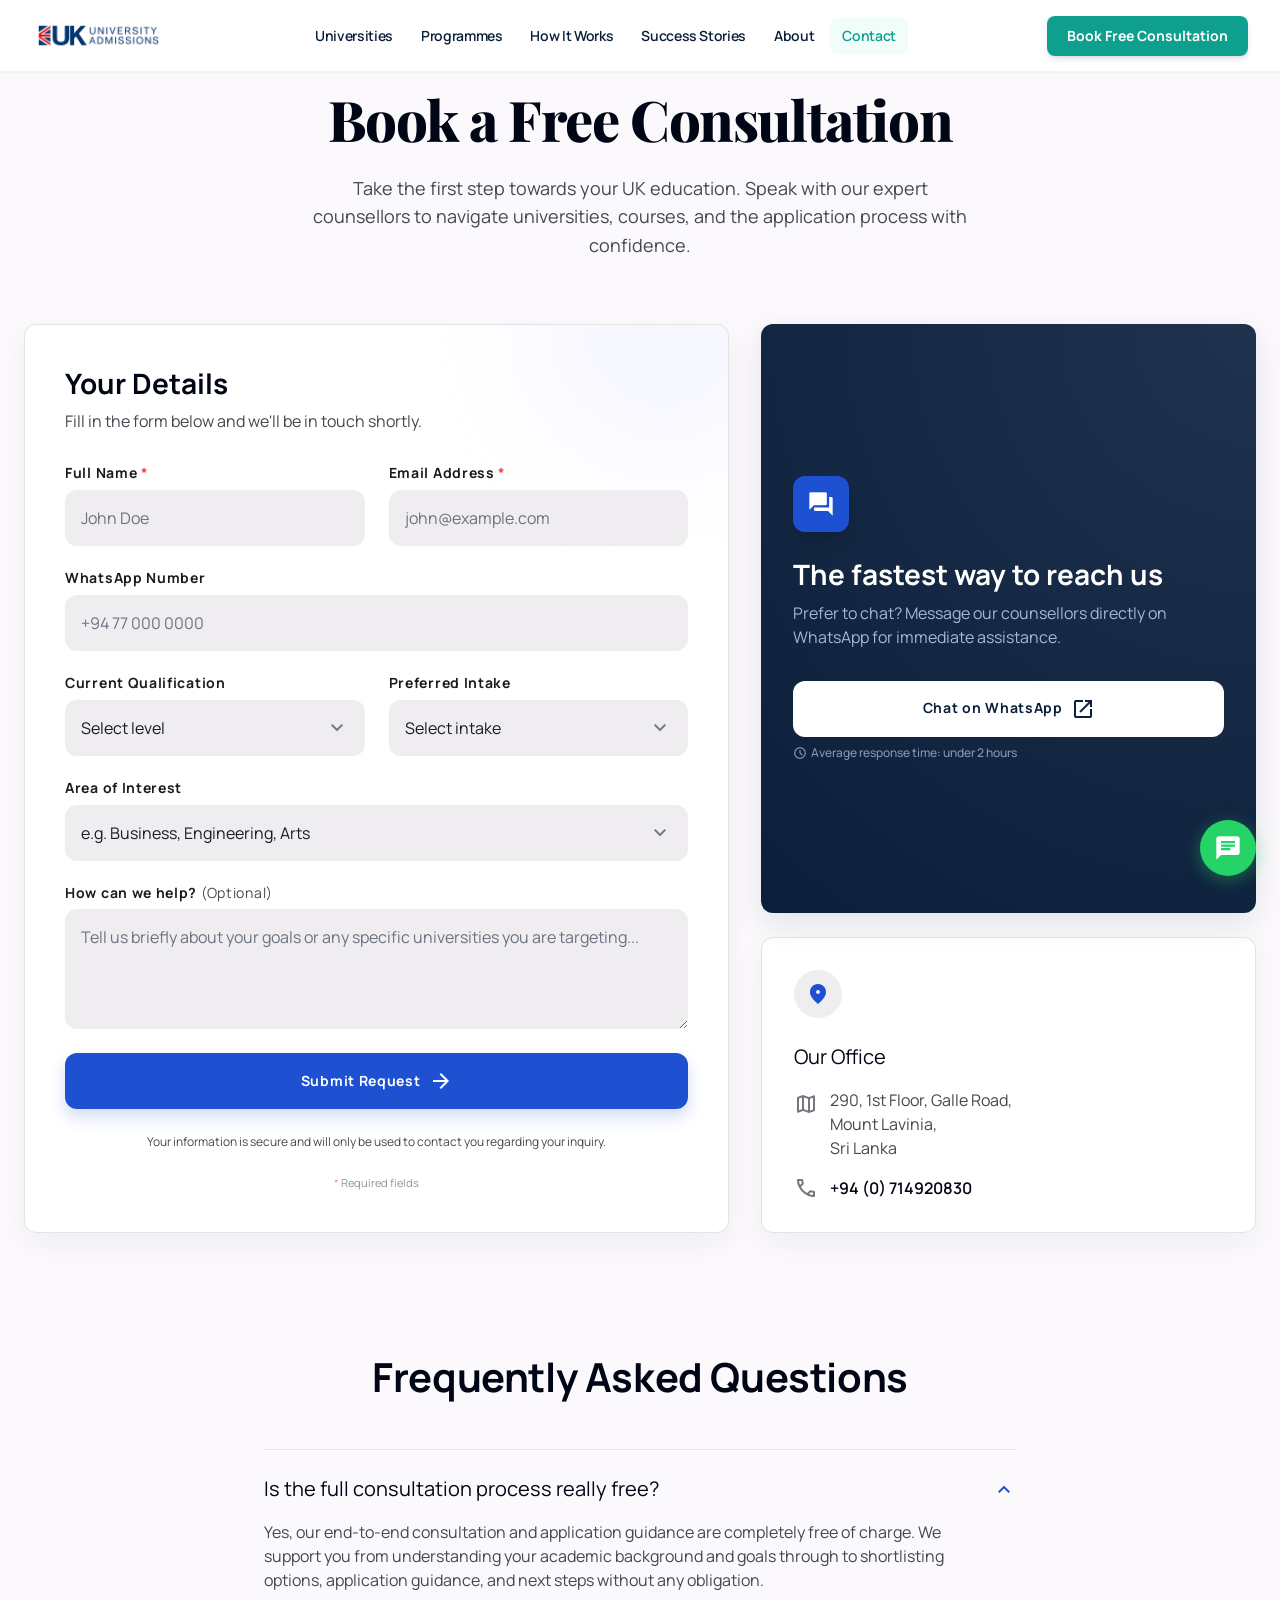
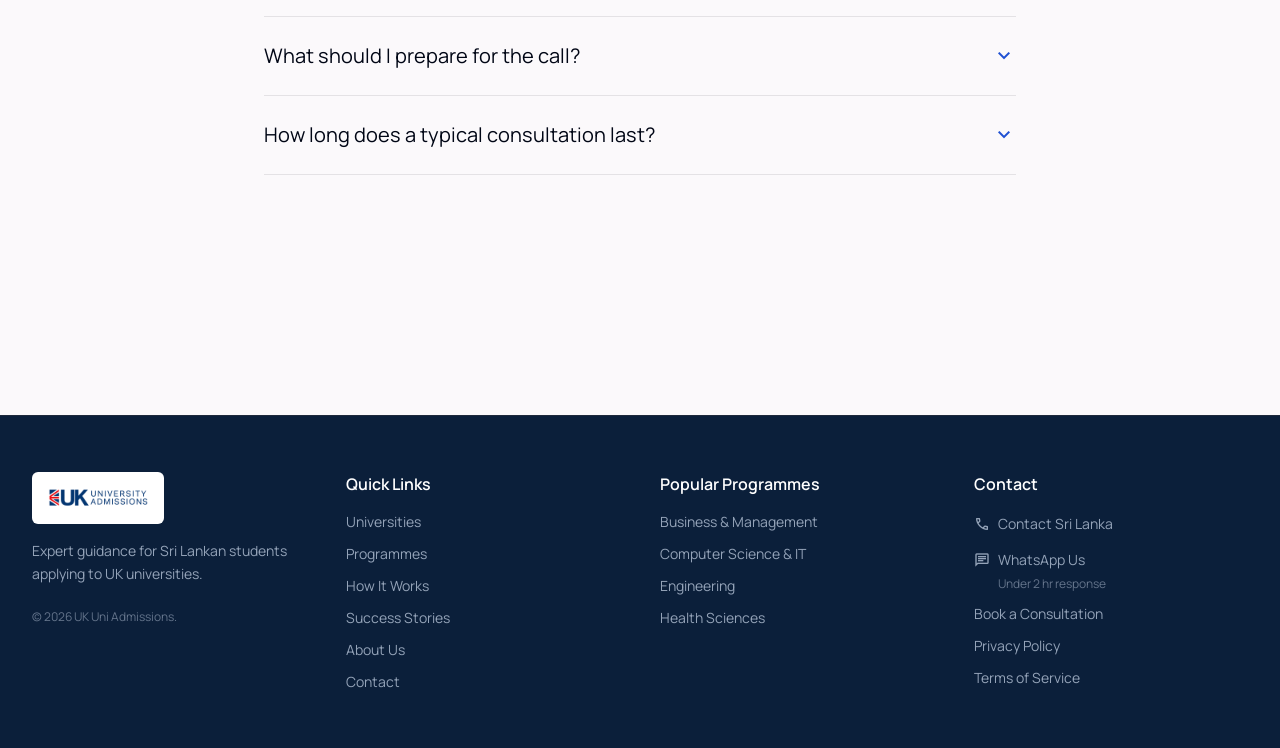
<file: contact.html>
﻿<!DOCTYPE html>

<html lang="en"><head>
<!-- Google tag (gtag.js) -->
<script async src="https://www.googletagmanager.com/gtag/js?id=G-LH1W7YLXJ2"></script>
<script>
  window.dataLayer = window.dataLayer || [];
  function gtag(){dataLayer.push(arguments);}
  gtag('js', new Date());

  gtag('config', 'G-LH1W7YLXJ2');
</script>
<meta charset="utf-8"/>
<meta content="width=device-width, initial-scale=1.0" name="viewport"/>
<title>Free UK University Consultation | Contact UK Uni Admissions</title>
<meta name="description" content="Book a free consultation with a UK university admissions counsellor in Sri Lanka. Get guidance on universities, programmes, scholarships, and applications."/>
<meta name="keywords" content="UK university consultation Sri Lanka, free UK admissions counselling, contact UK university advisor Sri Lanka, WhatsApp university guidance"/>
<meta name="robots" content="index, follow"/>
<meta name="author" content="UK Uni Admissions"/>
<meta name="theme-color" content="#0B1F3A"/>
<link rel="icon" type="image/x-icon" href="/favicon.ico"/>
<link rel="icon" type="image/png" sizes="32x32" href="/assets/favicon-32x32.png"/>
<link rel="icon" type="image/png" sizes="16x16" href="/assets/favicon-16x16.png"/>
<link rel="apple-touch-icon" sizes="180x180" href="/assets/apple-touch-icon.png"/>
<link rel="preconnect" href="https://fonts.googleapis.com"/>
<link rel="preconnect" href="https://fonts.gstatic.com" crossorigin=""/>
<link rel="canonical" href="https://www.ukuniadmissions.com/contact.html"/>
<meta property="og:type" content="website"/>
<meta property="og:site_name" content="UK Uni Admissions"/>
<meta property="og:url" content="https://www.ukuniadmissions.com/contact.html"/>
<meta property="og:title" content="Free UK University Consultation | UK Uni Admissions"/>
<meta property="og:description" content="Book a free UK university consultation in Sri Lanka. Get guidance on universities, programmes, scholarships, and applications."/>
<meta property="og:image" content="https://www.ukuniadmissions.com/assets/og-image.jpg"/>
<meta property="og:image:width" content="1200"/>
<meta property="og:image:height" content="630"/>
<meta property="og:image:alt" content="UK Uni Admissions - Study in the UK from Sri Lanka"/>
<meta property="og:locale" content="en_GB"/>
<meta name="twitter:card" content="summary_large_image"/>
<meta name="twitter:title" content="Free UK University Consultation | UK Uni Admissions"/>
<meta name="twitter:description" content="Book a free consultation for UK university guidance from Sri Lanka."/>
<meta name="twitter:image" content="https://www.ukuniadmissions.com/assets/og-image.jpg"/>
<meta name="twitter:image:alt" content="UK Uni Admissions - Study in the UK"/>
<script type="application/ld+json">
{
  "@context": "https://schema.org",
  "@type": "BreadcrumbList",
  "itemListElement": [
    {
      "@type": "ListItem",
      "position": 1,
      "name": "Home",
      "item": "https://ukuniadmissions.com/"
    },
    {
      "@type": "ListItem",
      "position": 2,
      "name": "Contact",
      "item": "https://ukuniadmissions.com/contact.html"
    }
  ]
}
</script><!-- Google Fonts -->
<link href="https://fonts.googleapis.com" rel="preconnect"/>
<link crossorigin="" href="https://fonts.gstatic.com" rel="preconnect"/>
<link rel="preload" href="https://fonts.googleapis.com/css2?family=Manrope:wght@400;500;600;700;800&display=swap" as="style" onload="this.onload=null;this.rel='stylesheet'"/>
<noscript><link href="https://fonts.googleapis.com/css2?family=Manrope:wght@400;500;600;700;800&display=swap" rel="stylesheet"/></noscript>
<!-- Material Symbols -->
<link rel="preload" href="https://fonts.googleapis.com/css2?family=Material+Symbols+Outlined:wght,FILL@100..700,0..1&display=swap" as="style" onload="this.onload=null;this.rel='stylesheet'"/>
<noscript><link href="https://fonts.googleapis.com/css2?family=Material+Symbols+Outlined:wght,FILL@100..700,0..1&display=swap" rel="stylesheet"/></noscript>
<!-- Tailwind CSS -->
<link rel="stylesheet" href="tailwind.css" integrity="sha384-SohHQBbkyCgaPa59dKF78HrX7Nd+NXsWvFKi3QMbgnPdQVjsXGtsgRasOMXV9efP" crossorigin="anonymous"/><link href="mobile.css" rel="stylesheet"/>
<!-- Tailwind Config -->
<style>

        .material-symbols-outlined {
          font-variation-settings: 'FILL' 0, 'wght' 400, 'GRAD' 0, 'opsz' 24;
        }
        .icon-fill {
          font-variation-settings: 'FILL' 1, 'wght' 400, 'GRAD' 0, 'opsz' 24;
        }
    </style>
</head>
<body class="bg-background text-on-background font-body-md antialiased overflow-x-hidden">
<a href="#main-content" class="sr-only focus:not-sr-only focus:absolute focus:top-4 focus:left-4 focus:z-[9999] focus:bg-secondary focus:text-white focus:px-4 focus:py-2 focus:rounded-lg focus:font-label-bold focus:text-sm" id="skip-to-main">Skip to main content</a>
<nav class="fixed top-0 w-full z-50 bg-white/95 backdrop-blur-md border-b border-slate-200/50 shadow-sm h-[72px]" style="font-family:Manrope,sans-serif;">
  <div class="flex justify-between items-center h-full px-4 sm:px-8 max-w-7xl mx-auto">
    <a href="index.html" class="flex items-center shrink-0" aria-label="UK Uni Admissions home">
      <img loading="lazy" src="assets/ukuni-admissions-logo.png" alt="UK Uni Admissions" class="h-10 sm:h-11 w-auto object-contain"/>
    </a>
    <div class="hidden lg:flex items-center gap-1 text-sm font-semibold tracking-tight" role="navigation" aria-label="Primary navigation">
      <a href="universities.html" class="text-[#0B1F3A] px-3 py-2 rounded-lg hover:bg-slate-50 hover:text-[#0F9F8F] transition-colors">Universities</a>
      <a href="programmes.html" class="text-[#0B1F3A] px-3 py-2 rounded-lg hover:bg-slate-50 hover:text-[#0F9F8F] transition-colors">Programmes</a>
      <a href="how-it-works.html" class="text-[#0B1F3A] px-3 py-2 rounded-lg hover:bg-slate-50 hover:text-[#0F9F8F] transition-colors">How It Works</a>
      <a href="success-stories.html" class="text-[#0B1F3A] px-3 py-2 rounded-lg hover:bg-slate-50 hover:text-[#0F9F8F] transition-colors">Success Stories</a>
      <a href="about.html" class="text-[#0B1F3A] px-3 py-2 rounded-lg hover:bg-slate-50 hover:text-[#0F9F8F] transition-colors">About</a>
      <a href="contact.html" class="text-[#0F9F8F] bg-teal-50 px-3 py-2 rounded-lg hover:text-[#0F9F8F] transition-colors">Contact</a>
    </div>
    <a href="contact.html" class="hidden lg:flex shrink-0 items-center justify-center bg-[#0F9F8F] text-white px-5 py-2.5 rounded-lg text-sm font-bold hover:bg-[#0d8a7c] transition-all duration-300 active:scale-95 shadow-md">
      Book Free Consultation
    </a>
    <!-- Mobile menu button (decorative) -->
    <button class="lg:hidden text-[#0B1F3A] p-2 min-w-[44px] min-h-[44px] flex items-center justify-center rounded-lg hover:bg-slate-100 transition-colors" aria-label="Toggle navigation menu" aria-expanded="false" aria-controls="mobile-menu" onclick="var m=document.getElementById('mobile-menu');var open=!m.classList.contains('hidden');m.classList.toggle('hidden');this.setAttribute('aria-expanded',String(!open));">
      <span class="material-symbols-outlined text-3xl">menu</span>
    </button>
  </div>
  <!-- Mobile Menu -->
  <div id="mobile-menu" class="hidden lg:hidden bg-white border-t border-slate-100 px-6 py-4 space-y-1 shadow-lg" style="font-family:Manrope,sans-serif;">
    <a href="universities.html" class="block rounded-lg px-3 py-2 text-sm font-semibold text-[#0B1F3A] hover:bg-slate-50 hover:text-[#0F9F8F]">Universities</a>
    <a href="programmes.html" class="block rounded-lg px-3 py-2 text-sm font-semibold text-[#0B1F3A] hover:bg-slate-50 hover:text-[#0F9F8F]">Programmes</a>
    <a href="how-it-works.html" class="block rounded-lg px-3 py-2 text-sm font-semibold text-[#0B1F3A] hover:bg-slate-50 hover:text-[#0F9F8F]">How It Works</a>
    <a href="success-stories.html" class="block rounded-lg px-3 py-2 text-sm font-semibold text-[#0B1F3A] hover:bg-slate-50 hover:text-[#0F9F8F]">Success Stories</a>
    <a href="about.html" class="block rounded-lg px-3 py-2 text-sm font-semibold text-[#0B1F3A] hover:bg-slate-50 hover:text-[#0F9F8F]">About</a>
    <a href="contact.html" class="block rounded-lg px-3 py-2 text-sm font-semibold text-[#0B1F3A] hover:bg-slate-50 hover:text-[#0F9F8F]">Contact</a>
    <a href="https://wa.me/94777363079"
       target="_blank"
       rel="noopener noreferrer"
       class="flex items-center gap-2 rounded-lg px-3 py-2 text-sm font-semibold text-[#25D366] hover:bg-slate-50">
      <span class="material-symbols-outlined text-base" style="color:#25D366;">chat</span>
      WhatsApp Us
    </a>
    <a href="contact.html" class="block mt-3 bg-[#0F9F8F] text-white text-center py-3 rounded-lg text-sm font-bold">Book Free Consultation</a>
  </div>
</nav>
<!-- TopAppBar -->

<main id="main-content" class="pt-[88px] pb-section-gap">
<!-- Hero Section -->
<section class="max-w-container-max mx-auto px-6 mb-16 text-center">
<h1 class="font-display-lg text-display-lg text-primary mb-6">Book a Free Consultation</h1>
<p class="font-body-lg text-body-lg text-on-surface-variant max-w-2xl mx-auto">
                Take the first step towards your UK education. Speak with our expert counsellors to navigate universities, courses, and the application process with confidence.
            </p>
</section>
<!-- Bento Grid: Form & Contact Info -->
<section class="max-w-container-max mx-auto px-6 mb-section-gap">
<div class="grid grid-cols-1 lg:grid-cols-12 gap-8">
<!-- Left Column: The Form (Span 7) -->
<div class="lg:col-span-7 bg-surface-container-lowest rounded-xl p-8 md:p-10 shadow-[0px_10px_30px_rgba(11,31,58,0.05)] border border-surface-variant relative overflow-hidden">
<!-- Subtle background decorative element -->
<div class="absolute top-0 right-0 w-64 h-64 bg-secondary-fixed opacity-30 rounded-full blur-3xl -translate-y-1/2 translate-x-1/4 pointer-events-none"></div>
<div class="mb-8 relative z-10">
<h2 class="font-headline-md text-headline-md text-primary mb-2">Your Details</h2>
<p class="font-body-md text-body-md text-on-surface-variant">Fill in the form below and we'll be in touch shortly.</p>
</div>
<form id="contact-form" class="space-y-6 relative z-10" novalidate>
<!-- Inline success banner (hidden by default) -->
<div id="form-success" role="alert" aria-live="polite" class="hidden items-center gap-3 bg-teal-50 border border-teal-200 text-teal-800 rounded-xl px-5 py-4 font-body-md text-sm">
  <span class="material-symbols-outlined text-teal-600 text-xl" aria-hidden="true">check_circle</span>
  <span>Thanks! We received your request and will be in touch within 2 hours.</span>
</div>
<!-- Inline error banner (hidden by default) -->
<div id="form-error" role="alert" aria-live="assertive" class="hidden items-center gap-3 bg-red-50 border border-red-200 text-red-800 rounded-xl px-5 py-4 font-body-md text-sm">
  <span class="material-symbols-outlined text-red-500 text-xl" aria-hidden="true">error</span>
  <span id="form-error-msg">Something went wrong. Please try again or reach us on WhatsApp.</span>
</div>
<div class="grid grid-cols-1 md:grid-cols-2 gap-6">
<div class="flex flex-col gap-2">
<label for="name" class="font-label-bold text-label-bold text-on-surface">Full Name <span class="text-red-500" aria-hidden="true">*</span></label>
<input id="name" class="h-[56px] bg-surface-container rounded-xl px-4 font-body-md text-body-md text-on-surface border-none focus:ring-2 focus:ring-secondary outline-none transition-all w-full" placeholder="John Doe" type="text" name="name" autocomplete="name" required aria-required="true"/>
</div>
<div class="flex flex-col gap-2">
<label for="email" class="font-label-bold text-label-bold text-on-surface">Email Address <span class="text-red-500" aria-hidden="true">*</span></label>
<input id="email" class="h-[56px] bg-surface-container rounded-xl px-4 font-body-md text-body-md text-on-surface border-none focus:ring-2 focus:ring-secondary outline-none transition-all w-full" placeholder="john@example.com" type="email" name="email" autocomplete="email" required aria-required="true"/>
</div>
</div>
<div class="flex flex-col gap-2">
<label for="whatsapp" class="font-label-bold text-label-bold text-on-surface">WhatsApp Number</label>
<input id="whatsapp" class="h-[56px] bg-surface-container rounded-xl px-4 font-body-md text-body-md text-on-surface border-none focus:ring-2 focus:ring-secondary outline-none transition-all w-full" placeholder="+94 77 000 0000" type="tel" name="whatsapp" autocomplete="tel"/>
</div>
<div class="grid grid-cols-1 md:grid-cols-2 gap-6">
<div class="flex flex-col gap-2">
<label for="qualification" class="font-label-bold text-label-bold text-on-surface">Current Qualification</label>
<div class="relative">
<select id="qualification" class="h-[56px] bg-surface-container rounded-xl pl-4 pr-12 font-body-md text-body-md text-on-surface border-none focus:ring-2 focus:ring-secondary outline-none transition-all w-full appearance-none" style="background-image:none;" name="qualification">
<option disabled="" selected="" value="">Select level</option>
<option>High School / A-Levels</option>
<option>Undergraduate Degree</option>
<option>Postgraduate Degree</option>
</select>
<span class="material-symbols-outlined absolute right-4 top-1/2 -translate-y-1/2 text-outline pointer-events-none" aria-hidden="true">expand_more</span>
</div>
</div>
<div class="flex flex-col gap-2">
<label for="intake" class="font-label-bold text-label-bold text-on-surface">Preferred Intake</label>
<div class="relative">
<select id="intake" class="h-[56px] bg-surface-container rounded-xl pl-4 pr-12 font-body-md text-body-md text-on-surface border-none focus:ring-2 focus:ring-secondary outline-none transition-all w-full appearance-none" style="background-image:none;" name="intake">
<option disabled="" selected="" value="">Select intake</option>
<option>September 2026</option>
<option>January 2027</option>
<option>September 2027</option>
</select>
<span class="material-symbols-outlined absolute right-4 top-1/2 -translate-y-1/2 text-outline pointer-events-none" aria-hidden="true">expand_more</span>
</div>
</div>
</div>
<div class="flex flex-col gap-2">
<label for="area_of_interest" class="font-label-bold text-label-bold text-on-surface">Area of Interest</label>
<div class="relative">
<select id="area_of_interest" class="h-[56px] bg-surface-container rounded-xl pl-4 pr-12 font-body-md text-body-md text-on-surface border-none focus:ring-2 focus:ring-secondary outline-none transition-all w-full appearance-none" style="background-image:none;" name="area_of_interest">
<option disabled="" selected="" value="">e.g. Business, Engineering, Arts</option>
<option>Business &amp; Management</option>
<option>Engineering &amp; Technology</option>
<option>Arts &amp; Design</option>
<option>Medicine &amp; Health</option>
</select>
<span class="material-symbols-outlined absolute right-4 top-1/2 -translate-y-1/2 text-outline pointer-events-none" aria-hidden="true">expand_more</span>
</div>
</div>
<div class="flex flex-col gap-2">
<label for="message" class="font-label-bold text-label-bold text-on-surface">How can we help? <span class="font-normal text-on-surface-variant">(Optional)</span></label>
<textarea id="message" class="min-h-[120px] bg-surface-container rounded-xl p-4 font-body-md text-body-md text-on-surface border-none focus:ring-2 focus:ring-secondary outline-none transition-all w-full resize-y" placeholder="Tell us briefly about your goals or any specific universities you are targeting..." name="message"></textarea>
</div>
<div style="position:absolute;left:-9999px;top:-9999px;height:1px;width:1px;overflow:hidden;" aria-hidden="true">
  <label for="hp_website">Leave this field empty</label>
  <input type="text" id="hp_website" name="hp_website" tabindex="-1" autocomplete="off"/>
</div>
<button id="submit-btn" class="w-full h-[56px] bg-secondary text-on-primary rounded-xl font-label-bold text-label-bold flex items-center justify-center gap-2 hover:bg-secondary-container transition-all shadow-[0px_8px_16px_rgba(30,80,210,0.2)] mt-4 disabled:opacity-60 disabled:cursor-not-allowed" type="submit" aria-describedby="form-privacy">
  <span id="submit-label">Submit Request</span>
  <span id="submit-icon" class="material-symbols-outlined icon-fill" aria-hidden="true">arrow_forward</span>
  <span id="submit-spinner" class="hidden w-5 h-5 border-2 border-white/30 border-t-white rounded-full animate-spin" aria-hidden="true"></span>
</button>
<p id="form-privacy" class="text-center font-body-md text-[12px] text-on-surface-variant mt-4">Your information is secure and will only be used to contact you regarding your inquiry.</p>
<p class="text-center font-body-md text-[11px] text-on-surface-variant opacity-60"><span class="text-red-500">*</span> Required fields</p>
</form>
<script>
(function () {
  var FORMSPREE_URL = 'https://formspree.io/f/xaqkjkvp';

  var form = document.getElementById('contact-form');
  var btn = document.getElementById('submit-btn');
  var label = document.getElementById('submit-label');
  var icon = document.getElementById('submit-icon');
  var spinner = document.getElementById('submit-spinner');
  var success = document.getElementById('form-success');
  var error = document.getElementById('form-error');
  var errorMsg = document.getElementById('form-error-msg');

  form.addEventListener('submit', function (e) {
    e.preventDefault();

    // Honeypot: bots fill hidden fields; humans never see them
    if (document.getElementById('hp_website').value) return;

    btn.disabled = true;
    label.textContent = 'Sending…';
    icon.classList.add('hidden');
    spinner.classList.remove('hidden');
    success.classList.add('hidden');
    error.classList.add('hidden');

    fetch(FORMSPREE_URL, {
      method: 'POST',
      body: new FormData(form),
      headers: { 'Accept': 'application/json' }
    })
    .then(function (res) {
      if (res.ok) {
        success.classList.remove('hidden');
        success.classList.add('flex');
        form.reset();
        success.scrollIntoView({ behavior: 'smooth', block: 'nearest' });
      } else {
        return res.json().then(function (data) {
          errorMsg.textContent = (data && data.errors && data.errors[0] && data.errors[0].message) || 'Something went wrong. Please try again or reach us on WhatsApp.';
          error.classList.remove('hidden');
          error.classList.add('flex');
        });
      }
    })
    .catch(function () {
      errorMsg.textContent = 'Network error. Please check your connection and try again.';
      error.classList.remove('hidden');
      error.classList.add('flex');
    })
    .finally(function () {
      btn.disabled = false;
      label.textContent = 'Submit Request';
      icon.classList.remove('hidden');
      spinner.classList.add('hidden');
    });
  });
})();
</script>
</div>
<!-- Right Column: Info Cards (Span 5) -->
<div class="lg:col-span-5 flex flex-col gap-6">
<!-- WhatsApp Card -->
<div class="bg-primary-container text-on-primary rounded-xl p-8 shadow-[0px_10px_30px_rgba(11,31,58,0.1)] relative overflow-hidden flex flex-col h-full justify-center">
<div class="absolute inset-0 opacity-10 bg-[radial-gradient(circle_at_top_right,_var(--tw-gradient-stops))] from-secondary-fixed to-transparent pointer-events-none"></div>
<div class="relative z-10">
<div class="w-14 h-14 bg-secondary rounded-xl flex items-center justify-center mb-6 shadow-lg">
<span class="material-symbols-outlined text-on-primary text-[28px] icon-fill" data-icon="forum">forum</span>
</div>
<h3 class="font-headline-md text-headline-md text-on-primary mb-2">The fastest way to reach us</h3>
<p class="font-body-md text-body-md text-inverse-primary mb-8 opacity-90">Prefer to chat? Message our counsellors directly on WhatsApp for immediate assistance.</p>
<a href="https://wa.me/94777363079?text=Hi%2C%20I%20would%20like%20to%20book%20a%20free%20consultation.%20Please%20contact%20me."
   target="_blank"
   rel="noopener noreferrer"
   class="bg-on-primary text-primary-container rounded-xl px-6 py-4 font-label-bold text-label-bold inline-flex items-center gap-2 hover:bg-surface-container transition-colors w-full justify-center">
  Chat on WhatsApp
  <span class="material-symbols-outlined">open_in_new</span>
</a>
<p class="text-inverse-primary text-xs font-medium mt-2 opacity-70 flex items-center gap-1">
  <span class="material-symbols-outlined text-[14px]">schedule</span>
  Average response time: under 2 hours
</p>
</div>
</div>
<!-- Office Location Card -->
<div class="bg-surface-container-lowest rounded-xl p-8 border border-surface-variant shadow-[0px_10px_30px_rgba(11,31,58,0.05)]">
<div class="w-12 h-12 bg-surface-container rounded-full flex items-center justify-center mb-6 text-secondary">
<span class="material-symbols-outlined icon-fill" data-icon="location_on">location_on</span>
</div>
<h3 class="font-headline-md text-[20px] text-primary mb-4">Our Office</h3>
<div class="space-y-4">
<div class="flex items-start gap-3">
<span class="material-symbols-outlined text-outline mt-1" data-icon="map">map</span>
<p class="font-body-md text-body-md text-on-surface-variant">
                                    290, 1st Floor, Galle Road,<br/>
                                    Mount Lavinia,<br/>
                                    Sri Lanka
                                </p>
</div>
<div class="flex items-center gap-3">
<span class="material-symbols-outlined text-outline" data-icon="call">call</span>
<p class="font-body-md text-body-md text-primary font-semibold">+94 (0) 714920830</p>
</div>
</div>
</div>
</div>
</div>
</section>
<!-- FAQ Section -->
<section class="max-w-[800px] mx-auto px-6 mb-section-gap">
<h2 class="font-headline-lg text-headline-lg text-primary text-center mb-12">Frequently Asked Questions</h2>
<div class="flex flex-col border-t border-surface-variant">
<div class="py-6 border-b border-surface-variant group">
<button class="w-full flex justify-between items-center cursor-pointer text-left gap-4" type="button" data-faq-toggle aria-expanded="true" aria-controls="faq-answer-1">
<h3 class="font-headline-md text-[20px] text-primary">Is the full consultation process really free?</h3>
<span class="material-symbols-outlined text-secondary transition-transform" data-faq-icon data-icon="expand_more">expand_more</span>
</button>
<div id="faq-answer-1" class="mt-4 font-body-md text-body-md text-on-surface-variant pr-8">
                        Yes, our end-to-end consultation and application guidance are completely free of charge. We support you from understanding your academic background and goals through to shortlisting options, application guidance, and next steps without any obligation.
                    </div>
</div>
<div class="py-6 border-b border-surface-variant group">
<button class="w-full flex justify-between items-center cursor-pointer text-left gap-4" type="button" data-faq-toggle aria-expanded="false" aria-controls="faq-answer-2">
<h3 class="font-headline-md text-[20px] text-primary">What should I prepare for the call?</h3>
<span class="material-symbols-outlined text-secondary transition-transform" data-faq-icon data-icon="expand_more">expand_more</span>
</button>
<div id="faq-answer-2" class="mt-4 font-body-md text-body-md text-on-surface-variant pr-8 hidden">
                        It's helpful to have your academic transcripts, any English proficiency test scores (like IELTS), and a general idea of the subjects you wish to study. Don't worry if you don't have everything yet!
                    </div>
</div>
<div class="py-6 border-b border-surface-variant group">
<button class="w-full flex justify-between items-center cursor-pointer text-left gap-4" type="button" data-faq-toggle aria-expanded="false" aria-controls="faq-answer-3">
<h3 class="font-headline-md text-[20px] text-primary">How long does a typical consultation last?</h3>
<span class="material-symbols-outlined text-secondary transition-transform" data-faq-icon data-icon="expand_more">expand_more</span>
</button>
<div id="faq-answer-3" class="mt-4 font-body-md text-body-md text-on-surface-variant pr-8 hidden">
                        Initial consultations usually take about 30 to 45 minutes, giving us ample time to discuss your profile and map out potential next steps.
                    </div>
</div>
</div>
<script>
(function () {
  var toggles = Array.prototype.slice.call(document.querySelectorAll('[data-faq-toggle]'));

  toggles.forEach(function (toggle) {
    var panel = document.getElementById(toggle.getAttribute('aria-controls'));
    var icon = toggle.querySelector('[data-faq-icon]');

    function setOpen(isOpen) {
      toggle.setAttribute('aria-expanded', String(isOpen));
      if (panel) panel.classList.toggle('hidden', !isOpen);
      if (icon) icon.style.transform = isOpen ? 'rotate(180deg)' : 'rotate(0deg)';
    }

    setOpen(toggle.getAttribute('aria-expanded') === 'true');

    toggle.addEventListener('click', function () {
      var shouldOpen = toggle.getAttribute('aria-expanded') !== 'true';
      toggles.forEach(function (otherToggle) {
        var otherPanel = document.getElementById(otherToggle.getAttribute('aria-controls'));
        var otherIcon = otherToggle.querySelector('[data-faq-icon]');
        otherToggle.setAttribute('aria-expanded', 'false');
        if (otherPanel) otherPanel.classList.add('hidden');
        if (otherIcon) otherIcon.style.transform = 'rotate(0deg)';
      });
      setOpen(shouldOpen);
    });
  });
})();
</script>
</section>
</main>
<!-- Footer -->

<footer class="bg-[#0B1F3A] w-full py-14 px-8 border-t border-slate-800" style="font-family:Manrope,sans-serif;">
  <div class="grid grid-cols-1 md:grid-cols-4 gap-10 max-w-7xl mx-auto text-slate-300 text-sm">
    <div>
      <a href="index.html" class="inline-flex items-center bg-white rounded-md px-3 py-2 mb-4" aria-label="UK Uni Admissions home">
        <img loading="lazy" src="assets/ukuni-admissions-logo.png" alt="UK Uni Admissions" class="h-9 w-auto object-contain"/>
      </a>
      <p class="text-slate-400 mb-6 leading-relaxed">Expert guidance for Sri Lankan students applying to UK universities.</p>
      <p class="text-xs text-slate-500">&copy; 2026 UK Uni Admissions.</p>
    </div>
    <div>
      <h3 class="text-white font-semibold mb-4 text-base">Quick Links</h3>
      <ul class="space-y-3">
        <li><a href="universities.html" class="text-slate-400 hover:text-[#0F9F8F] transition-colors block">Universities</a></li>
        <li><a href="programmes.html" class="text-slate-400 hover:text-[#0F9F8F] transition-colors block">Programmes</a></li>
        <li><a href="how-it-works.html" class="text-slate-400 hover:text-[#0F9F8F] transition-colors block">How It Works</a></li>
        <li><a href="success-stories.html" class="text-slate-400 hover:text-[#0F9F8F] transition-colors block">Success Stories</a></li>
        <li><a href="about.html" class="text-slate-400 hover:text-[#0F9F8F] transition-colors block">About Us</a></li>
        <li><a href="contact.html" class="text-slate-400 hover:text-[#0F9F8F] transition-colors block">Contact</a></li>
      </ul>
    </div>
    <div>
      <h3 class="text-white font-semibold mb-4 text-base">Popular Programmes</h3>
      <ul class="space-y-3">
        <li><a href="programmes.html?subject=Business%20%26%20Management" class="text-slate-400 hover:text-[#0F9F8F] transition-colors block">Business &amp; Management</a></li>
        <li><a href="programmes.html?subject=Computer%20Science" class="text-slate-400 hover:text-[#0F9F8F] transition-colors block">Computer Science &amp; IT</a></li>
        <li><a href="programmes.html?subject=Engineering" class="text-slate-400 hover:text-[#0F9F8F] transition-colors block">Engineering</a></li>
        <li><a href="programmes.html?subject=Health%20Sciences" class="text-slate-400 hover:text-[#0F9F8F] transition-colors block">Health Sciences</a></li>
      </ul>
    </div>
    <div>
      <h3 class="text-white font-semibold mb-4 text-base">Contact</h3>
      <ul class="space-y-3">
        <li><a href="contact.html" class="text-slate-400 hover:text-[#0F9F8F] transition-colors block flex items-center gap-2"><span class="material-symbols-outlined text-base">call</span> Contact Sri Lanka</a></li>
        <li>
          <a href="https://wa.me/94777363079?text=Hi%2C%20I%20would%20like%20to%20know%20more%20about%20studying%20in%20the%20UK.%20Please%20contact%20me."
             target="_blank"
             rel="noopener noreferrer"
             class="text-slate-400 hover:text-[#0F9F8F] transition-colors flex items-center gap-2">
            <span class="material-symbols-outlined text-base">chat</span> WhatsApp Us
          </a>
          <p class="text-slate-500 text-xs mt-1 ml-6">Under 2 hr response</p>
        </li>
        <li><a href="contact.html" class="text-slate-400 hover:text-[#0F9F8F] transition-colors block">Book a Consultation</a></li>
        <li><a href="privacy-policy.html" class="text-slate-400 hover:text-[#0F9F8F] transition-colors block">Privacy Policy</a></li>
        <li><a href="terms-of-service.html" class="text-slate-400 hover:text-[#0F9F8F] transition-colors block">Terms of Service</a></li>
      </ul>
    </div>
  </div>
</footer>
<!-- WhatsApp Floating Button -->
<style>

  @keyframes wa-pulse {
    0% { transform: scale(1); opacity: 0.6; }
    100% { transform: scale(1.7); opacity: 0; }
  }
  .wa-float {
    position: fixed;
    bottom: max(24px, calc(env(safe-area-inset-bottom) + 16px));
    right: 24px;
    z-index: 9999;
    display: flex;
    align-items: center;
    justify-content: center;
    width: 56px;
    height: 56px;
    background-color: #25D366;
    border-radius: 50%;
    box-shadow: 0 4px 16px rgba(37, 211, 102, 0.4);
    transition: transform 0.2s ease, box-shadow 0.2s ease;
    text-decoration: none;
  }
  .wa-float:hover {
    transform: scale(1.08);
    box-shadow: 0 8px 24px rgba(37, 211, 102, 0.5);
  }
  .wa-float:hover .wa-tooltip {
    opacity: 1;
    pointer-events: auto;
  }
  .wa-pulse-ring {
    position: absolute;
    width: 56px;
    height: 56px;
    border-radius: 50%;
    background-color: #25D366;
    opacity: 0;
    animation: wa-pulse 3s ease-out infinite;
  }
  @media (prefers-reduced-motion: reduce) {
    .wa-pulse-ring { animation: none; }
    .wa-float { transition: none; }
  }
  .wa-tooltip {
    position: absolute;
    right: 64px;
    background: #0B1F3A;
    color: white;
    font-family: Manrope, sans-serif;
    font-size: 13px;
    font-weight: 600;
    white-space: nowrap;
    padding: 8px 12px;
    border-radius: 8px;
    opacity: 0;
    pointer-events: none;
    transition: opacity 0.2s ease;
    box-shadow: 0 2px 8px rgba(0,0,0,0.15);
  }
  .wa-tooltip::after {
    content: '';
    position: absolute;
    left: 100%;
    top: 50%;
    transform: translateY(-50%);
    border: 6px solid transparent;
    border-left-color: #0B1F3A;
  }
  @media (max-width: 768px) {
    .wa-tooltip { display: none; }
  }
</style>
<a class="wa-float"
   href="https://wa.me/94777363079?text=Hi%2C%20I%20would%20like%20to%20book%20a%20free%20consultation.%20Please%20contact%20me."
   target="_blank"
   rel="noopener noreferrer"
   aria-label="Chat with us on WhatsApp">
  <div class="wa-pulse-ring"></div>
  <span class="material-symbols-outlined"
        style="color:white; font-size:28px;
               font-variation-settings:'FILL' 1,'wght' 400,
               'GRAD' 0,'opsz' 24;">chat</span>
  <div class="wa-tooltip">Chat on WhatsApp</div>
</a>
</body></html>
</file>
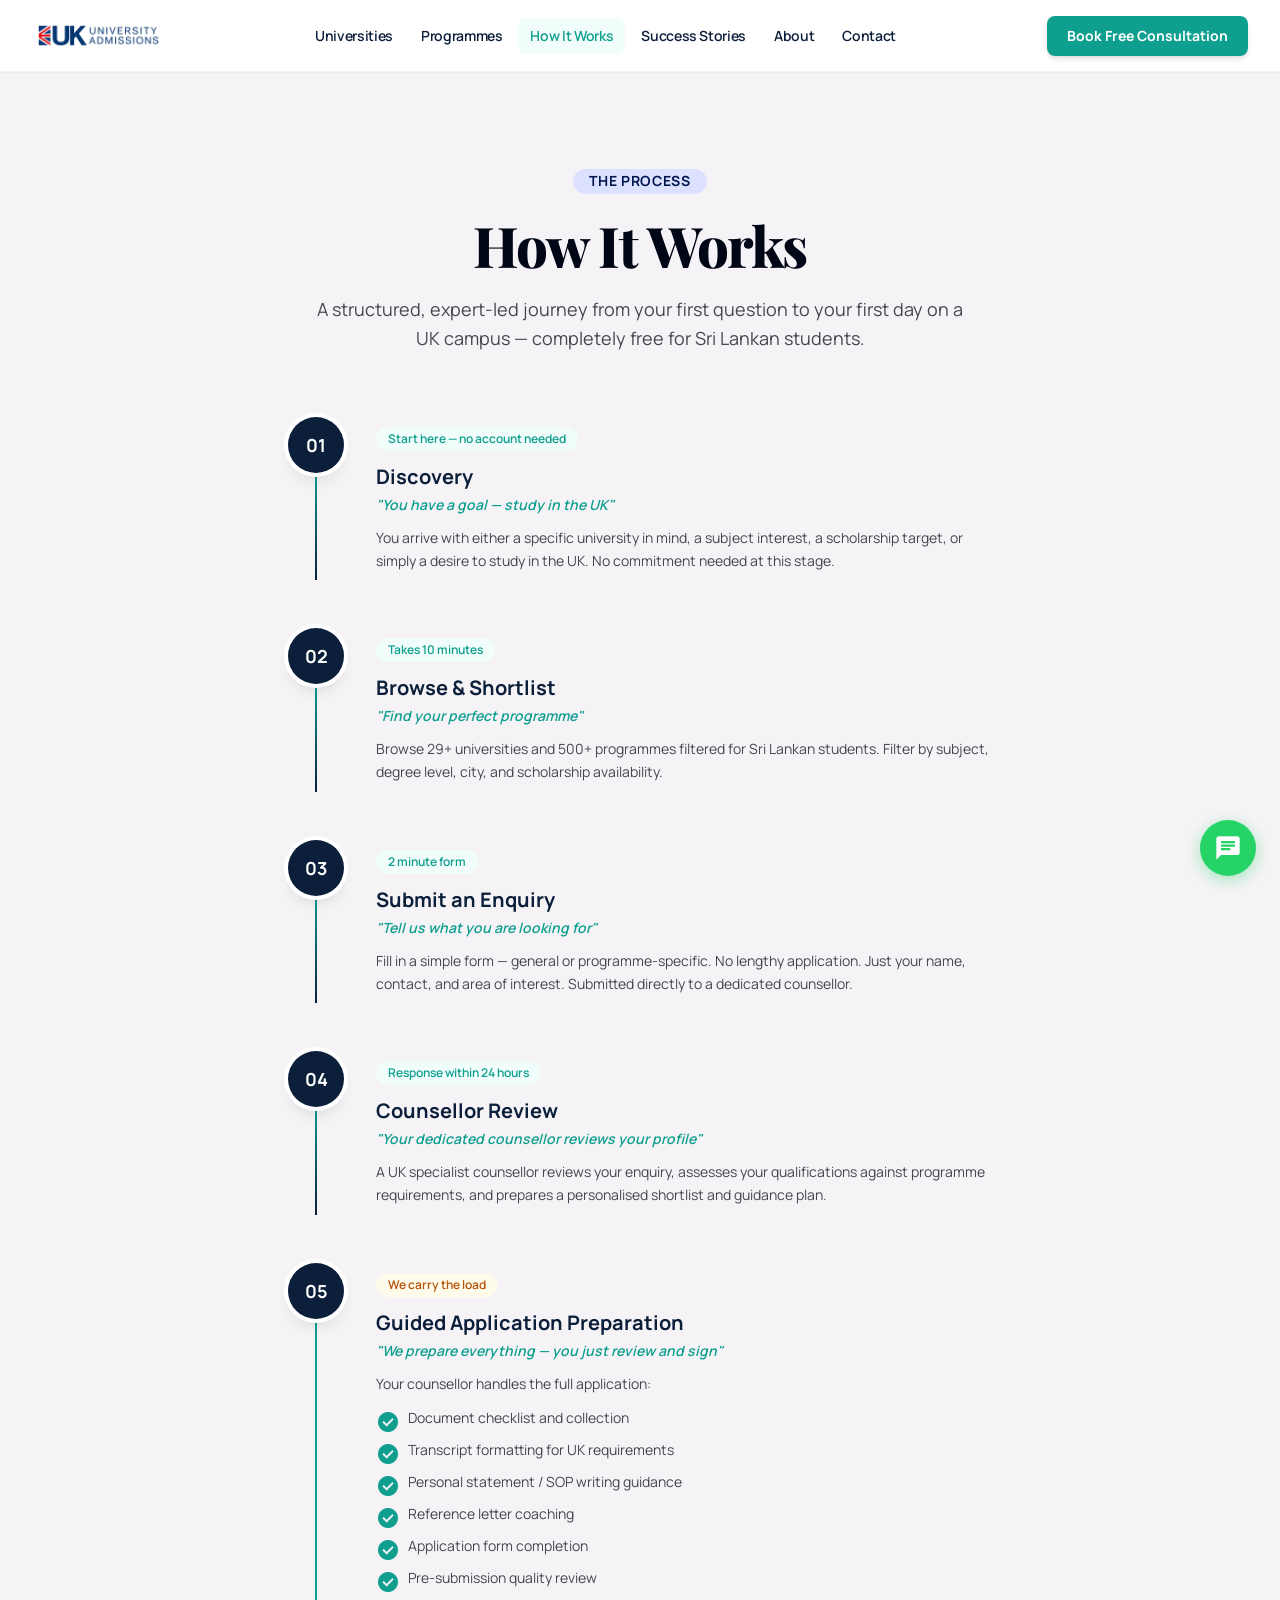
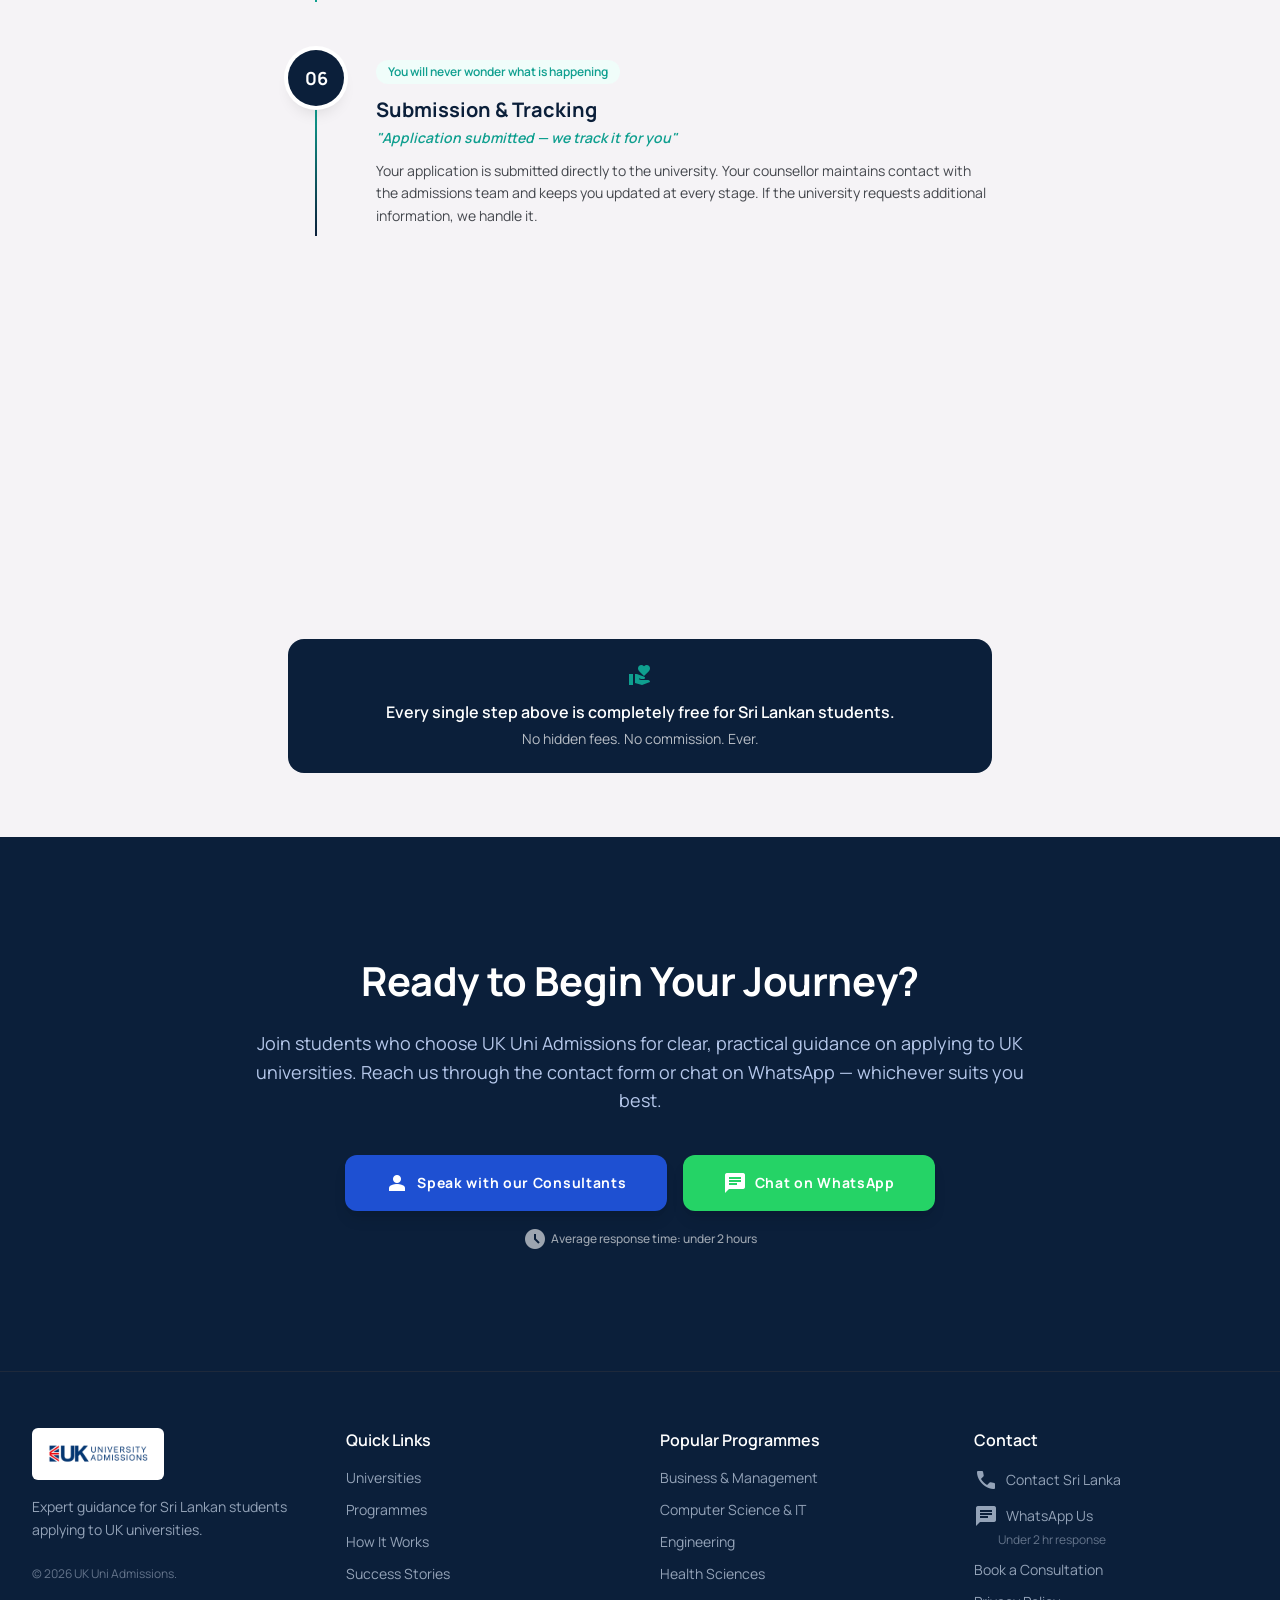
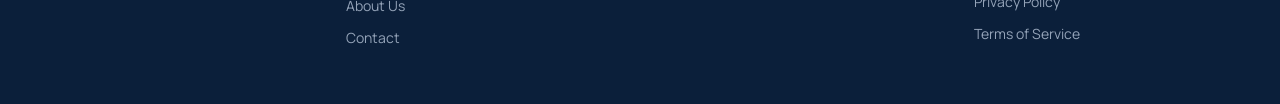
<file: how-it-works.html>
﻿<!DOCTYPE html>

<html class="light" lang="en"><head>
<!-- Google tag (gtag.js) -->
<script async src="https://www.googletagmanager.com/gtag/js?id=G-LH1W7YLXJ2"></script>
<script>
  window.dataLayer = window.dataLayer || [];
  function gtag(){dataLayer.push(arguments);}
  gtag('js', new Date());

  gtag('config', 'G-LH1W7YLXJ2');
</script>
<meta charset="utf-8"/>
<meta content="width=device-width, initial-scale=1.0" name="viewport"/>
<title>How to Apply to UK University | UK Uni Admissions</title>
<meta name="description" content="Learn how UK Uni Admissions helps Sri Lankan students apply to UK universities for free, from course selection to application submission."/>
<meta name="keywords" content="how to apply UK university Sri Lanka, UK university application process, UK admissions guide Sri Lanka, free UK university help"/>
<meta name="robots" content="index, follow"/>
<meta name="author" content="UK Uni Admissions"/>
<meta name="theme-color" content="#0B1F3A"/>
<link rel="icon" type="image/x-icon" href="/favicon.ico"/>
<link rel="icon" type="image/png" sizes="32x32" href="/assets/favicon-32x32.png"/>
<link rel="icon" type="image/png" sizes="16x16" href="/assets/favicon-16x16.png"/>
<link rel="apple-touch-icon" sizes="180x180" href="/assets/apple-touch-icon.png"/>
<link rel="preconnect" href="https://fonts.googleapis.com"/>
<link rel="preconnect" href="https://fonts.gstatic.com" crossorigin=""/>
<link rel="canonical" href="https://www.ukuniadmissions.com/how-it-works.html"/>
<meta property="og:type" content="website"/>
<meta property="og:site_name" content="UK Uni Admissions"/>
<meta property="og:url" content="https://www.ukuniadmissions.com/how-it-works.html"/>
<meta property="og:title" content="How to Apply to UK University from Sri Lanka | UK Uni Admissions"/>
<meta property="og:description" content="A step-by-step guide to applying to UK universities from Sri Lanka with free support."/>
<meta property="og:image" content="https://www.ukuniadmissions.com/assets/og-image.jpg"/>
<meta property="og:image:width" content="1200"/>
<meta property="og:image:height" content="630"/>
<meta property="og:image:alt" content="UK Uni Admissions - Study in the UK from Sri Lanka"/>
<meta property="og:locale" content="en_GB"/>
<meta name="twitter:card" content="summary_large_image"/>
<meta name="twitter:title" content="How to Apply to UK University from Sri Lanka"/>
<meta name="twitter:description" content="Step-by-step UK university application guidance for Sri Lankan students."/>
<meta name="twitter:image" content="https://www.ukuniadmissions.com/assets/og-image.jpg"/>
<meta name="twitter:image:alt" content="UK Uni Admissions - Study in the UK"/>
<script type="application/ld+json">
{
  "@context": "https://schema.org",
  "@type": "BreadcrumbList",
  "itemListElement": [
    {
      "@type": "ListItem",
      "position": 1,
      "name": "Home",
      "item": "https://ukuniadmissions.com/"
    },
    {
      "@type": "ListItem",
      "position": 2,
      "name": "How It Works",
      "item": "https://ukuniadmissions.com/how-it-works.html"
    }
  ]
}
</script>
<link rel="stylesheet" href="tailwind.css" integrity="sha384-SohHQBbkyCgaPa59dKF78HrX7Nd+NXsWvFKi3QMbgnPdQVjsXGtsgRasOMXV9efP" crossorigin="anonymous"/><link href="mobile.css" rel="stylesheet"/>
<link href="https://fonts.googleapis.com" rel="preconnect"/>
<link crossorigin="" href="https://fonts.gstatic.com" rel="preconnect"/>
<link rel="preload" href="https://fonts.googleapis.com/css2?family=Manrope:wght@400;500;600;700;800&display=swap" as="style" onload="this.onload=null;this.rel='stylesheet'"/>
<noscript><link href="https://fonts.googleapis.com/css2?family=Manrope:wght@400;500;600;700;800&display=swap" rel="stylesheet"/></noscript>
<link rel="preload" href="https://fonts.googleapis.com/css2?family=Material+Symbols+Outlined:wght,FILL@100..700,0..1&display=swap" as="style" onload="this.onload=null;this.rel='stylesheet'"/>
<noscript><link href="https://fonts.googleapis.com/css2?family=Material+Symbols+Outlined:wght,FILL@100..700,0..1&display=swap" rel="stylesheet"/></noscript>
<link rel="preload" href="https://fonts.googleapis.com/css2?family=Material+Symbols+Outlined:wght,FILL@100..700,0..1&display=swap" as="style" onload="this.onload=null;this.rel='stylesheet'"/>
<noscript><link href="https://fonts.googleapis.com/css2?family=Material+Symbols+Outlined:wght,FILL@100..700,0..1&display=swap" rel="stylesheet"/></noscript>
<style>

        .material-symbols-outlined {
            font-variation-settings:
            'FILL' 1,
            'wght' 400,
            'GRAD' 0,
            'opsz' 24;
        }
        .journey-line {
            position: absolute;
            left: 50%;
            transform: translateX(-50%);
            width: 4px;
            background: repeating-linear-gradient(
                to bottom,
                theme('colors.secondary-container'),
                theme('colors.secondary-container') 10px,
                transparent 10px,
                transparent 20px
            );
            z-index: 0;
        }
        @media (max-width: 768px) {
            .journey-line {
                left: 32px;
                transform: none;
            }
        }
        .stage-item {
            opacity: 0;
            transform: translateX(-32px);
            transition: opacity 0.6s ease, transform 0.6s ease;
        }
        .stage-item.visible {
            opacity: 1;
            transform: translateX(0);
        }
        .stage-line {
            position: absolute;
            left: 27px;
            top: 56px;
            bottom: 0;
            width: 2px;
            background: linear-gradient(
                to bottom,
                #0F9F8F,
                #0B1F3A
            );
        }
    </style>
</head>
<body class="bg-background text-on-background font-body-md text-body-md antialiased pt-[72px]">
<a href="#main-content" class="sr-only focus:not-sr-only focus:absolute focus:top-4 focus:left-4 focus:z-[9999] focus:bg-secondary focus:text-white focus:px-4 focus:py-2 focus:rounded-lg focus:font-label-bold focus:text-sm" id="skip-to-main">Skip to main content</a>
<nav class="fixed top-0 w-full z-50 bg-white/95 backdrop-blur-md border-b border-slate-200/50 shadow-sm h-[72px]" style="font-family:Manrope,sans-serif;">
  <div class="flex justify-between items-center h-full px-4 sm:px-8 max-w-7xl mx-auto">
    <a href="index.html" class="flex items-center shrink-0" aria-label="UK Uni Admissions home">
      <img loading="lazy" src="assets/ukuni-admissions-logo.png" alt="UK Uni Admissions" class="h-10 sm:h-11 w-auto object-contain"/>
    </a>
    <div class="hidden lg:flex items-center gap-1 text-sm font-semibold tracking-tight" role="navigation" aria-label="Primary navigation">
      <a href="universities.html" class="text-[#0B1F3A] px-3 py-2 rounded-lg hover:bg-slate-50 hover:text-[#0F9F8F] transition-colors">Universities</a>
      <a href="programmes.html" class="text-[#0B1F3A] px-3 py-2 rounded-lg hover:bg-slate-50 hover:text-[#0F9F8F] transition-colors">Programmes</a>
      <a href="how-it-works.html" class="text-[#0F9F8F] bg-teal-50 px-3 py-2 rounded-lg hover:text-[#0F9F8F] transition-colors">How It Works</a>
      <a href="success-stories.html" class="text-[#0B1F3A] px-3 py-2 rounded-lg hover:bg-slate-50 hover:text-[#0F9F8F] transition-colors">Success Stories</a>
      <a href="about.html" class="text-[#0B1F3A] px-3 py-2 rounded-lg hover:bg-slate-50 hover:text-[#0F9F8F] transition-colors">About</a>
      <a href="contact.html" class="text-[#0B1F3A] px-3 py-2 rounded-lg hover:bg-slate-50 hover:text-[#0F9F8F] transition-colors">Contact</a>
    </div>
    <a href="contact.html" class="hidden lg:flex shrink-0 items-center justify-center bg-[#0F9F8F] text-white px-5 py-2.5 rounded-lg text-sm font-bold hover:bg-[#0d8a7c] transition-all duration-300 active:scale-95 shadow-md">
      Book Free Consultation
    </a>
    <!-- Mobile menu button (decorative) -->
    <button class="lg:hidden text-[#0B1F3A] p-2 min-w-[44px] min-h-[44px] flex items-center justify-center rounded-lg hover:bg-slate-100 transition-colors" aria-label="Toggle navigation menu" aria-expanded="false" aria-controls="mobile-menu" onclick="var m=document.getElementById('mobile-menu');var open=!m.classList.contains('hidden');m.classList.toggle('hidden');this.setAttribute('aria-expanded',String(!open));">
      <span class="material-symbols-outlined text-3xl">menu</span>
    </button>
  </div>
  <!-- Mobile Menu -->
  <div id="mobile-menu" class="hidden lg:hidden bg-white border-t border-slate-100 px-6 py-4 space-y-1 shadow-lg" style="font-family:Manrope,sans-serif;">
    <a href="universities.html" class="block rounded-lg px-3 py-2 text-sm font-semibold text-[#0B1F3A] hover:bg-slate-50 hover:text-[#0F9F8F]">Universities</a>
    <a href="programmes.html" class="block rounded-lg px-3 py-2 text-sm font-semibold text-[#0B1F3A] hover:bg-slate-50 hover:text-[#0F9F8F]">Programmes</a>
    <a href="how-it-works.html" class="block rounded-lg px-3 py-2 text-sm font-semibold text-[#0B1F3A] hover:bg-slate-50 hover:text-[#0F9F8F]">How It Works</a>
    <a href="success-stories.html" class="block rounded-lg px-3 py-2 text-sm font-semibold text-[#0B1F3A] hover:bg-slate-50 hover:text-[#0F9F8F]">Success Stories</a>
    <a href="about.html" class="block rounded-lg px-3 py-2 text-sm font-semibold text-[#0B1F3A] hover:bg-slate-50 hover:text-[#0F9F8F]">About</a>
    <a href="contact.html" class="block rounded-lg px-3 py-2 text-sm font-semibold text-[#0B1F3A] hover:bg-slate-50 hover:text-[#0F9F8F]">Contact</a>
    <a href="https://wa.me/94777363079"
       target="_blank"
       rel="noopener noreferrer"
       class="flex items-center gap-2 rounded-lg px-3 py-2 text-sm font-semibold text-[#25D366] hover:bg-slate-50">
      <span class="material-symbols-outlined text-base" style="color:#25D366;">chat</span>
      WhatsApp Us
    </a>
    <a href="contact.html" class="block mt-3 bg-[#0F9F8F] text-white text-center py-3 rounded-lg text-sm font-bold">Book Free Consultation</a>
  </div>
</nav>
<!-- Process Timeline Section -->
<main id="main-content">
<section class="py-16 px-8 bg-surface-container-low relative">
<div class="text-center mb-16 pt-8">
  <span class="inline-block py-1 px-4 rounded-full bg-secondary-fixed text-on-secondary-fixed font-label-bold text-label-bold mb-5">THE PROCESS</span>
  <h1 class="font-display-lg text-display-lg text-primary mb-5">How It Works</h1>
  <p class="font-body-lg text-body-lg text-on-surface-variant max-w-2xl mx-auto">
    A structured, expert-led journey from your first question to your first day on a UK campus — completely free for Sri Lankan students.
  </p>
</div>

<div class="max-w-3xl mx-auto px-4 md:px-8" id="stages-timeline">

  <!-- Stage 1 -->
  <div class="stage-item relative flex gap-8 pb-12" data-delay="0">
    <div class="relative flex flex-col items-center shrink-0">
      <div class="w-14 h-14 rounded-full bg-[#0B1F3A] text-white flex items-center justify-center font-bold text-lg z-10 shrink-0 shadow-lg ring-4 ring-white">
        01
      </div>
      <div class="stage-line"></div>
    </div>
    <div class="pb-2 pt-2 min-w-0">
      <span class="inline-block bg-teal-50 text-[#0F9F8F] text-xs font-semibold px-3 py-1 rounded-full mb-3">
        Start here — no account needed
      </span>
      <h3 class="font-headline-md text-xl text-primary-container mb-1 font-bold">
        Discovery
      </h3>
      <p class="text-[#0F9F8F] text-sm font-semibold mb-3 italic">
        "You have a goal — study in the UK"
      </p>
      <p class="text-on-surface-variant text-sm leading-relaxed">
        You arrive with either a specific university in mind, a subject interest, a scholarship target, or simply a desire to study in the UK. No commitment needed at this stage.
      </p>
    </div>
  </div>

  <!-- Stage 2 -->
  <div class="stage-item relative flex gap-8 pb-12" data-delay="100">
    <div class="relative flex flex-col items-center shrink-0">
      <div class="w-14 h-14 rounded-full bg-[#0B1F3A] text-white flex items-center justify-center font-bold text-lg z-10 shrink-0 shadow-lg ring-4 ring-white">
        02
      </div>
      <div class="stage-line"></div>
    </div>
    <div class="pb-2 pt-2 min-w-0">
      <span class="inline-block bg-teal-50 text-[#0F9F8F] text-xs font-semibold px-3 py-1 rounded-full mb-3">
        Takes 10 minutes
      </span>
      <h3 class="font-headline-md text-xl text-primary-container mb-1 font-bold">
        Browse &amp; Shortlist
      </h3>
      <p class="text-[#0F9F8F] text-sm font-semibold mb-3 italic">
        "Find your perfect programme"
      </p>
      <p class="text-on-surface-variant text-sm leading-relaxed">
        Browse 29+ universities and 500+ programmes filtered for Sri Lankan students. Filter by subject, degree level, city, and scholarship availability.
      </p>
    </div>
  </div>

  <!-- Stage 3 -->
  <div class="stage-item relative flex gap-8 pb-12" data-delay="200">
    <div class="relative flex flex-col items-center shrink-0">
      <div class="w-14 h-14 rounded-full bg-[#0B1F3A] text-white flex items-center justify-center font-bold text-lg z-10 shrink-0 shadow-lg ring-4 ring-white">
        03
      </div>
      <div class="stage-line"></div>
    </div>
    <div class="pb-2 pt-2 min-w-0">
      <span class="inline-block bg-teal-50 text-[#0F9F8F] text-xs font-semibold px-3 py-1 rounded-full mb-3">
        2 minute form
      </span>
      <h3 class="font-headline-md text-xl text-primary-container mb-1 font-bold">
        Submit an Enquiry
      </h3>
      <p class="text-[#0F9F8F] text-sm font-semibold mb-3 italic">
        "Tell us what you are looking for"
      </p>
      <p class="text-on-surface-variant text-sm leading-relaxed">
        Fill in a simple form — general or programme-specific. No lengthy application. Just your name, contact, and area of interest. Submitted directly to a dedicated counsellor.
      </p>
    </div>
  </div>

  <!-- Stage 4 -->
  <div class="stage-item relative flex gap-8 pb-12" data-delay="300">
    <div class="relative flex flex-col items-center shrink-0">
      <div class="w-14 h-14 rounded-full bg-[#0B1F3A] text-white flex items-center justify-center font-bold text-lg z-10 shrink-0 shadow-lg ring-4 ring-white">
        04
      </div>
      <div class="stage-line"></div>
    </div>
    <div class="pb-2 pt-2 min-w-0">
      <span class="inline-block bg-teal-50 text-[#0F9F8F] text-xs font-semibold px-3 py-1 rounded-full mb-3">
        Response within 24 hours
      </span>
      <h3 class="font-headline-md text-xl text-primary-container mb-1 font-bold">
        Counsellor Review
      </h3>
      <p class="text-[#0F9F8F] text-sm font-semibold mb-3 italic">
        "Your dedicated counsellor reviews your profile"
      </p>
      <p class="text-on-surface-variant text-sm leading-relaxed">
        A UK specialist counsellor reviews your enquiry, assesses your qualifications against programme requirements, and prepares a personalised shortlist and guidance plan.
      </p>
    </div>
  </div>

  <!-- Stage 5 -->
  <div class="stage-item relative flex gap-8 pb-12" data-delay="400">
    <div class="relative flex flex-col items-center shrink-0">
      <div class="w-14 h-14 rounded-full bg-[#0B1F3A] text-white flex items-center justify-center font-bold text-lg z-10 shrink-0 shadow-lg ring-4 ring-white">
        05
      </div>
      <div class="stage-line" style="background: linear-gradient(to bottom, #0F9F8F, #0F9F8F);"></div>
    </div>
    <div class="pb-2 pt-2 min-w-0">
      <span class="inline-block bg-amber-50 text-amber-700 text-xs font-semibold px-3 py-1 rounded-full mb-3">
        We carry the load
      </span>
      <h3 class="font-headline-md text-xl text-primary-container mb-1 font-bold">
        Guided Application Preparation
      </h3>
      <p class="text-[#0F9F8F] text-sm font-semibold mb-3 italic">
        "We prepare everything — you just review and sign"
      </p>
      <p class="text-on-surface-variant text-sm leading-relaxed mb-3">
        Your counsellor handles the full application:
      </p>
      <ul class="space-y-1.5">
        <li class="flex items-start gap-2 text-on-surface-variant text-sm">
          <span class="material-symbols-outlined text-[#0F9F8F] text-sm mt-0.5" style="font-variation-settings:'FILL' 1,'wght' 400,'GRAD' 0,'opsz' 24;">
            check_circle
          </span>
          Document checklist and collection
        </li>
        <li class="flex items-start gap-2 text-on-surface-variant text-sm">
          <span class="material-symbols-outlined text-[#0F9F8F] text-sm mt-0.5" style="font-variation-settings:'FILL' 1,'wght' 400,'GRAD' 0,'opsz' 24;">
            check_circle
          </span>
          Transcript formatting for UK requirements
        </li>
        <li class="flex items-start gap-2 text-on-surface-variant text-sm">
          <span class="material-symbols-outlined text-[#0F9F8F] text-sm mt-0.5" style="font-variation-settings:'FILL' 1,'wght' 400,'GRAD' 0,'opsz' 24;">
            check_circle
          </span>
          Personal statement / SOP writing guidance
        </li>
        <li class="flex items-start gap-2 text-on-surface-variant text-sm">
          <span class="material-symbols-outlined text-[#0F9F8F] text-sm mt-0.5" style="font-variation-settings:'FILL' 1,'wght' 400,'GRAD' 0,'opsz' 24;">
            check_circle
          </span>
          Reference letter coaching
        </li>
        <li class="flex items-start gap-2 text-on-surface-variant text-sm">
          <span class="material-symbols-outlined text-[#0F9F8F] text-sm mt-0.5" style="font-variation-settings:'FILL' 1,'wght' 400,'GRAD' 0,'opsz' 24;">
            check_circle
          </span>
          Application form completion
        </li>
        <li class="flex items-start gap-2 text-on-surface-variant text-sm">
          <span class="material-symbols-outlined text-[#0F9F8F] text-sm mt-0.5" style="font-variation-settings:'FILL' 1,'wght' 400,'GRAD' 0,'opsz' 24;">
            check_circle
          </span>
          Pre-submission quality review
        </li>
      </ul>
    </div>
  </div>

  <!-- Stage 6 -->
  <div class="stage-item relative flex gap-8 pb-12" data-delay="500">
    <div class="relative flex flex-col items-center shrink-0">
      <div class="w-14 h-14 rounded-full bg-[#0B1F3A] text-white flex items-center justify-center font-bold text-lg z-10 shrink-0 shadow-lg ring-4 ring-white">
        06
      </div>
      <div class="stage-line"></div>
    </div>
    <div class="pb-2 pt-2 min-w-0">
      <span class="inline-block bg-teal-50 text-[#0F9F8F] text-xs font-semibold px-3 py-1 rounded-full mb-3">
        You will never wonder what is happening
      </span>
      <h3 class="font-headline-md text-xl text-primary-container mb-1 font-bold">
        Submission &amp; Tracking
      </h3>
      <p class="text-[#0F9F8F] text-sm font-semibold mb-3 italic">
        "Application submitted — we track it for you"
      </p>
      <p class="text-on-surface-variant text-sm leading-relaxed">
        Your application is submitted directly to the university. Your counsellor maintains contact with the admissions team and keeps you updated at every stage. If the university requests additional information, we handle it.
      </p>
    </div>
  </div>

  <!-- Stage 7 -->
  <div class="stage-item relative flex gap-8 pb-0" data-delay="600">
    <div class="relative flex flex-col items-center shrink-0">
      <div class="w-14 h-14 rounded-full bg-[#0F9F8F] text-white flex items-center justify-center font-bold text-lg z-10 shrink-0 shadow-lg ring-4 ring-white">
        07
      </div>
    </div>
    <div class="pb-2 pt-2 min-w-0">
      <span class="inline-block bg-teal-50 text-[#0F9F8F] text-xs font-semibold px-3 py-1 rounded-full mb-3">
        We stay with you until you board the plane
      </span>
      <h3 class="font-headline-md text-xl text-primary-container mb-1 font-bold">
        Outcome &amp; Next Steps
      </h3>
      <p class="text-[#0F9F8F] text-sm font-semibold mb-3 italic">
        "Offer received — what happens next"
      </p>
      <p class="text-on-surface-variant text-sm leading-relaxed mb-3">
        Conditional or unconditional offer received. Your counsellor guides you through:
      </p>
      <ul class="space-y-1.5">
        <li class="flex items-start gap-2 text-on-surface-variant text-sm">
          <span class="material-symbols-outlined text-[#0F9F8F] text-sm mt-0.5" style="font-variation-settings:'FILL' 1,'wght' 400,'GRAD' 0,'opsz' 24;">
            check_circle
          </span>
          Accepting the offer
        </li>
        <li class="flex items-start gap-2 text-on-surface-variant text-sm">
          <span class="material-symbols-outlined text-[#0F9F8F] text-sm mt-0.5" style="font-variation-settings:'FILL' 1,'wght' 400,'GRAD' 0,'opsz' 24;">
            check_circle
          </span>
          Meeting any conditions (IELTS, grades)
        </li>
        <li class="flex items-start gap-2 text-on-surface-variant text-sm">
          <span class="material-symbols-outlined text-[#0F9F8F] text-sm mt-0.5" style="font-variation-settings:'FILL' 1,'wght' 400,'GRAD' 0,'opsz' 24;">
            check_circle
          </span>
          CAS letter collection
        </li>
        <li class="flex items-start gap-2 text-on-surface-variant text-sm">
          <span class="material-symbols-outlined text-[#0F9F8F] text-sm mt-0.5" style="font-variation-settings:'FILL' 1,'wght' 400,'GRAD' 0,'opsz' 24;">
            check_circle
          </span>
          UK Student visa application
        </li>
        <li class="flex items-start gap-2 text-on-surface-variant text-sm">
          <span class="material-symbols-outlined text-[#0F9F8F] text-sm mt-0.5" style="font-variation-settings:'FILL' 1,'wght' 400,'GRAD' 0,'opsz' 24;">
            check_circle
          </span>
          Pre-departure briefing
        </li>
      </ul>
    </div>
  </div>

</div>

<!-- Footer note -->
<div class="max-w-3xl mx-auto mt-12 px-4 md:px-8">
  <div class="bg-[#0B1F3A] rounded-2xl px-8 py-6 text-center">
    <span class="material-symbols-outlined text-[#0F9F8F] text-3xl mb-3 block" style="font-variation-settings:'FILL' 1,'wght' 400,'GRAD' 0,'opsz' 24;">
      volunteer_activism
    </span>
    <p class="text-white font-semibold text-base leading-relaxed">
      Every single step above is completely free for Sri Lankan students.
    </p>
    <p class="text-white/70 text-sm mt-1">
      No hidden fees. No commission. Ever.
    </p>
  </div>
</div>
</section>
<!-- CTA Section -->
<section class="py-section-gap px-8 bg-primary-container text-on-primary text-center">
<div class="max-w-3xl mx-auto">
<h2 class="font-headline-lg text-headline-lg mb-6">Ready to Begin Your Journey?</h2>
<p class="font-body-lg text-body-lg text-inverse-primary mb-10">Join students who choose UK Uni Admissions for clear, practical guidance on applying to UK universities. Reach us through the contact form or chat on WhatsApp — whichever suits you best.</p>
<div class="flex flex-col sm:flex-row justify-center gap-4">
  <a href="contact.html" class="inline-flex items-center justify-center gap-2 bg-secondary text-white px-10 py-4 rounded-xl font-label-bold text-label-bold hover:bg-secondary-container transition-colors shadow-lg">
    <span class="material-symbols-outlined text-xl">person</span> Speak with our Consultants
  </a>
  <a href="https://wa.me/94777363079?text=Hi%2C%20I%20would%20like%20to%20understand%20how%20the%20UK%20Uni%20Admissions%20process%20works.%20Please%20contact%20me."
     target="_blank"
     rel="noopener noreferrer"
     class="inline-flex items-center justify-center gap-2 bg-[#25D366] text-white px-10 py-4 rounded-xl font-label-bold text-label-bold hover:bg-[#1da851] transition-colors shadow-lg">
    <span class="material-symbols-outlined text-xl">chat</span> Chat on WhatsApp
  </a>
</div>
<p class="text-white/60 text-xs font-medium mt-4 flex items-center justify-center gap-1">
  <span class="material-symbols-outlined text-[14px]">schedule</span> Average response time: under 2 hours
</p>
</div>
</section></main>
<!-- Footer Shared Component -->

<footer class="bg-[#0B1F3A] w-full py-14 px-8 border-t border-slate-800" style="font-family:Manrope,sans-serif;">
  <div class="grid grid-cols-1 md:grid-cols-4 gap-10 max-w-7xl mx-auto text-slate-300 text-sm">
    <div>
      <a href="index.html" class="inline-flex items-center bg-white rounded-md px-3 py-2 mb-4" aria-label="UK Uni Admissions home">
        <img loading="lazy" src="assets/ukuni-admissions-logo.png" alt="UK Uni Admissions" class="h-9 w-auto object-contain"/>
      </a>
      <p class="text-slate-400 mb-6 leading-relaxed">Expert guidance for Sri Lankan students applying to UK universities.</p>
      <p class="text-xs text-slate-500">&copy; 2026 UK Uni Admissions.</p>
    </div>
    <div>
      <h3 class="text-white font-semibold mb-4 text-base">Quick Links</h3>
      <ul class="space-y-3">
        <li><a href="universities.html" class="text-slate-400 hover:text-[#0F9F8F] transition-colors block">Universities</a></li>
        <li><a href="programmes.html" class="text-slate-400 hover:text-[#0F9F8F] transition-colors block">Programmes</a></li>
        <li><a href="how-it-works.html" class="text-slate-400 hover:text-[#0F9F8F] transition-colors block">How It Works</a></li>
        <li><a href="success-stories.html" class="text-slate-400 hover:text-[#0F9F8F] transition-colors block">Success Stories</a></li>
        <li><a href="about.html" class="text-slate-400 hover:text-[#0F9F8F] transition-colors block">About Us</a></li>
        <li><a href="contact.html" class="text-slate-400 hover:text-[#0F9F8F] transition-colors block">Contact</a></li>
      </ul>
    </div>
    <div>
      <h3 class="text-white font-semibold mb-4 text-base">Popular Programmes</h3>
      <ul class="space-y-3">
        <li><a href="programmes.html?subject=Business%20%26%20Management" class="text-slate-400 hover:text-[#0F9F8F] transition-colors block">Business &amp; Management</a></li>
        <li><a href="programmes.html?subject=Computer%20Science" class="text-slate-400 hover:text-[#0F9F8F] transition-colors block">Computer Science &amp; IT</a></li>
        <li><a href="programmes.html?subject=Engineering" class="text-slate-400 hover:text-[#0F9F8F] transition-colors block">Engineering</a></li>
        <li><a href="programmes.html?subject=Health%20Sciences" class="text-slate-400 hover:text-[#0F9F8F] transition-colors block">Health Sciences</a></li>
      </ul>
    </div>
    <div>
      <h3 class="text-white font-semibold mb-4 text-base">Contact</h3>
      <ul class="space-y-3">
        <li><a href="contact.html" class="text-slate-400 hover:text-[#0F9F8F] transition-colors block flex items-center gap-2"><span class="material-symbols-outlined text-base">call</span> Contact Sri Lanka</a></li>
        <li>
          <a href="https://wa.me/94777363079?text=Hi%2C%20I%20would%20like%20to%20know%20more%20about%20studying%20in%20the%20UK.%20Please%20contact%20me."
             target="_blank"
             rel="noopener noreferrer"
             class="text-slate-400 hover:text-[#0F9F8F] transition-colors flex items-center gap-2">
            <span class="material-symbols-outlined text-base">chat</span> WhatsApp Us
          </a>
          <p class="text-slate-500 text-xs mt-1 ml-6">Under 2 hr response</p>
        </li>
        <li><a href="contact.html" class="text-slate-400 hover:text-[#0F9F8F] transition-colors block">Book a Consultation</a></li>
        <li><a href="privacy-policy.html" class="text-slate-400 hover:text-[#0F9F8F] transition-colors block">Privacy Policy</a></li>
        <li><a href="terms-of-service.html" class="text-slate-400 hover:text-[#0F9F8F] transition-colors block">Terms of Service</a></li>
      </ul>
    </div>
  </div>
</footer>
<!-- WhatsApp Floating Button -->
<style>

  @keyframes wa-pulse {
    0% { transform: scale(1); opacity: 0.6; }
    100% { transform: scale(1.7); opacity: 0; }
  }
  .wa-float {
    position: fixed;
    bottom: max(24px, calc(env(safe-area-inset-bottom) + 16px));
    right: 24px;
    z-index: 9999;
    display: flex;
    align-items: center;
    justify-content: center;
    width: 56px;
    height: 56px;
    background-color: #25D366;
    border-radius: 50%;
    box-shadow: 0 4px 16px rgba(37, 211, 102, 0.4);
    transition: transform 0.2s ease, box-shadow 0.2s ease;
    text-decoration: none;
  }
  .wa-float:hover {
    transform: scale(1.08);
    box-shadow: 0 8px 24px rgba(37, 211, 102, 0.5);
  }
  .wa-float:hover .wa-tooltip {
    opacity: 1;
    pointer-events: auto;
  }
  .wa-pulse-ring {
    position: absolute;
    width: 56px;
    height: 56px;
    border-radius: 50%;
    background-color: #25D366;
    opacity: 0;
    animation: wa-pulse 3s ease-out infinite;
  }
  @media (prefers-reduced-motion: reduce) {
    .wa-pulse-ring { animation: none; }
    .wa-float { transition: none; }
  }
  .wa-tooltip {
    position: absolute;
    right: 64px;
    background: #0B1F3A;
    color: white;
    font-family: Manrope, sans-serif;
    font-size: 13px;
    font-weight: 600;
    white-space: nowrap;
    padding: 8px 12px;
    border-radius: 8px;
    opacity: 0;
    pointer-events: none;
    transition: opacity 0.2s ease;
    box-shadow: 0 2px 8px rgba(0,0,0,0.15);
  }
  .wa-tooltip::after {
    content: '';
    position: absolute;
    left: 100%;
    top: 50%;
    transform: translateY(-50%);
    border: 6px solid transparent;
    border-left-color: #0B1F3A;
  }
  @media (max-width: 768px) {
    .wa-tooltip { display: none; }
  }
</style>
<a class="wa-float"
   href="https://wa.me/94777363079?text=Hi%2C%20I%20would%20like%20to%20understand%20how%20the%20UK%20Uni%20Admissions%20process%20works.%20Please%20contact%20me."
   target="_blank"
   rel="noopener noreferrer"
   aria-label="Chat with us on WhatsApp">
  <div class="wa-pulse-ring"></div>
  <span class="material-symbols-outlined"
        style="color:white; font-size:28px;
               font-variation-settings:'FILL' 1,'wght' 400,
               'GRAD' 0,'opsz' 24;">chat</span>
  <div class="wa-tooltip">Chat on WhatsApp</div>
</a>
<script>
(function() {
  var stages = document.querySelectorAll('.stage-item');
  if (!stages.length) return;

  var observer = new IntersectionObserver(
    function(entries) {
      entries.forEach(function(entry) {
        if (entry.isIntersecting) {
          var delay = parseInt(
            entry.target.getAttribute('data-delay')
            || '0', 10
          );
          setTimeout(function() {
            entry.target.classList.add('visible');
          }, delay);
          observer.unobserve(entry.target);
        }
      });
    },
    { threshold: 0.15 }
  );

  stages.forEach(function(stage) {
    observer.observe(stage);
  });
})();
</script>
</body></html>
</file>
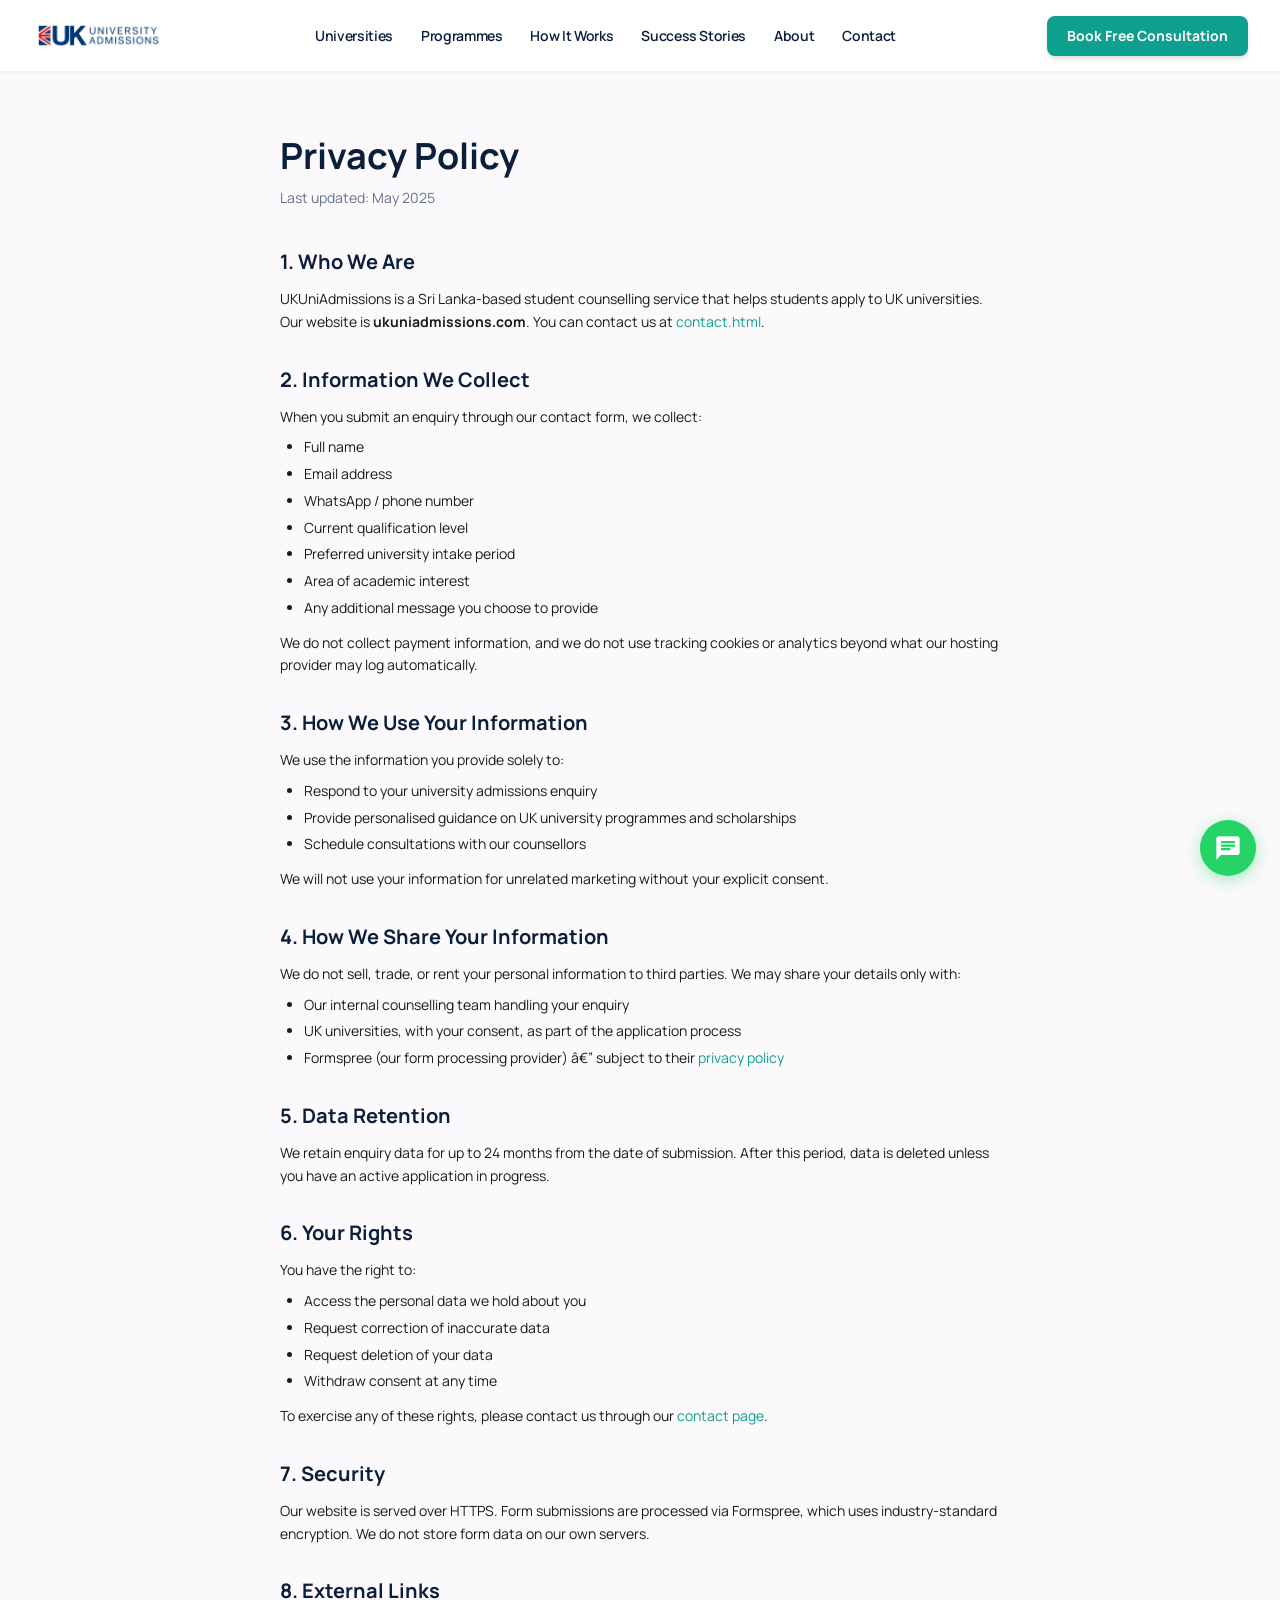
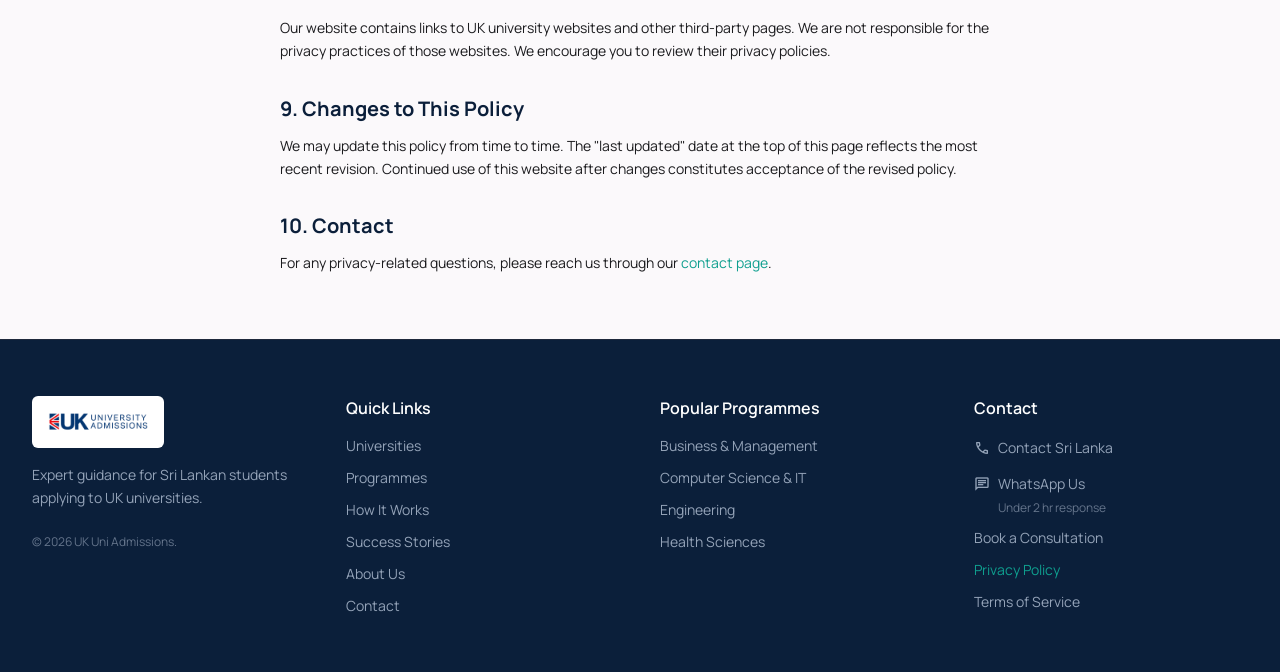
<file: privacy-policy.html>
﻿<!DOCTYPE html>
<html class="light" lang="en"><head>
<!-- Google tag (gtag.js) -->
<script async src="https://www.googletagmanager.com/gtag/js?id=G-LH1W7YLXJ2"></script>
<script>
  window.dataLayer = window.dataLayer || [];
  function gtag(){dataLayer.push(arguments);}
  gtag('js', new Date());

  gtag('config', 'G-LH1W7YLXJ2');
</script>
<meta charset="utf-8"/>
<meta content="width=device-width, initial-scale=1.0" name="viewport"/>
<title>Privacy Policy | UK Uni Admissions</title>
<meta name="description" content="Read the UK Uni Admissions privacy policy to understand what enquiry information we collect and how it is used to support UK university applications."/>
<meta name="keywords" content="UK Uni Admissions privacy policy, student enquiry privacy, UK admissions data policy"/>
<meta name="robots" content="index, follow"/>
<meta name="author" content="UK Uni Admissions"/>
<meta name="theme-color" content="#0B1F3A"/>
<link rel="icon" type="image/x-icon" href="/favicon.ico"/>
<link rel="icon" type="image/png" sizes="32x32" href="/assets/favicon-32x32.png"/>
<link rel="icon" type="image/png" sizes="16x16" href="/assets/favicon-16x16.png"/>
<link rel="apple-touch-icon" sizes="180x180" href="/assets/apple-touch-icon.png"/>
<link rel="preconnect" href="https://fonts.googleapis.com"/>
<link rel="preconnect" href="https://fonts.gstatic.com" crossorigin=""/>
<link rel="canonical" href="https://www.ukuniadmissions.com/privacy-policy.html"/>
<meta property="og:type" content="website"/>
<meta property="og:site_name" content="UK Uni Admissions"/>
<meta property="og:url" content="https://www.ukuniadmissions.com/privacy-policy.html"/>
<meta property="og:title" content="Privacy Policy | UK Uni Admissions"/>
<meta property="og:description" content="How UK Uni Admissions handles enquiry information and student application support data."/>
<meta property="og:image" content="https://www.ukuniadmissions.com/assets/og-image.jpg"/>
<meta property="og:image:width" content="1200"/>
<meta property="og:image:height" content="630"/>
<meta property="og:image:alt" content="UK Uni Admissions - Study in the UK from Sri Lanka"/>
<meta property="og:locale" content="en_GB"/>
<meta name="twitter:card" content="summary_large_image"/>
<meta name="twitter:title" content="Privacy Policy | UK Uni Admissions"/>
<meta name="twitter:description" content="How UK Uni Admissions handles enquiry information."/>
<meta name="twitter:image" content="https://www.ukuniadmissions.com/assets/og-image.jpg"/>
<meta name="twitter:image:alt" content="UK Uni Admissions - Study in the UK"/>
<script type="application/ld+json">
{
  "@context": "https://schema.org",
  "@type": "BreadcrumbList",
  "itemListElement": [
    {
      "@type": "ListItem",
      "position": 1,
      "name": "Home",
      "item": "https://ukuniadmissions.com/"
    },
    {
      "@type": "ListItem",
      "position": 2,
      "name": "Privacy Policy",
      "item": "https://ukuniadmissions.com/privacy-policy.html"
    }
  ]
}
</script><link href="https://fonts.googleapis.com" rel="preconnect"/>
<link crossorigin="" href="https://fonts.gstatic.com" rel="preconnect"/>
<link rel="preload" href="https://fonts.googleapis.com/css2?family=Manrope:wght@400;500;600;700;800&display=swap" as="style" onload="this.onload=null;this.rel='stylesheet'"/>
<noscript><link href="https://fonts.googleapis.com/css2?family=Manrope:wght@400;500;600;700;800&display=swap" rel="stylesheet"/></noscript>
<link href="https://fonts.googleapis.com/css2?family=Material+Symbols+Outlined:wght,FILL@100..700,0..1&display=swap" rel="stylesheet"/>
<style>

  .material-symbols-outlined { font-variation-settings: 'FILL' 0, 'wght' 400, 'GRAD' 0, 'opsz' 24; }
  body { font-family: Manrope, sans-serif; }
</style>
<link rel="stylesheet" href="tailwind.css" integrity="sha384-SohHQBbkyCgaPa59dKF78HrX7Nd+NXsWvFKi3QMbgnPdQVjsXGtsgRasOMXV9efP" crossorigin="anonymous"/><link href="mobile.css" rel="stylesheet"/>
</head>
<body class="bg-[#fbf9fb] flex flex-col min-h-screen">
<a href="#main-content" class="sr-only focus:not-sr-only focus:absolute focus:top-4 focus:left-4 focus:z-[9999] focus:bg-secondary focus:text-white focus:px-4 focus:py-2 focus:rounded-lg focus:font-label-bold focus:text-sm" id="skip-to-main">Skip to main content</a>

<nav class="fixed top-0 w-full z-50 bg-white/95 backdrop-blur-md border-b border-slate-200/50 shadow-sm h-[72px]" style="font-family:Manrope,sans-serif;">
  <div class="flex justify-between items-center h-full px-4 sm:px-8 max-w-7xl mx-auto">
    <a href="index.html" class="flex items-center shrink-0" aria-label="UK Uni Admissions home">
      <img loading="lazy" src="assets/ukuni-admissions-logo.png" alt="UK Uni Admissions" class="h-10 sm:h-11 w-auto object-contain"/>
    </a>
    <div class="hidden lg:flex items-center gap-1 text-sm font-semibold tracking-tight">
      <a href="universities.html" class="text-[#0B1F3A] px-3 py-2 rounded-lg hover:bg-slate-50 hover:text-[#0F9F8F] transition-colors">Universities</a>
      <a href="programmes.html" class="text-[#0B1F3A] px-3 py-2 rounded-lg hover:bg-slate-50 hover:text-[#0F9F8F] transition-colors">Programmes</a>
      <a href="how-it-works.html" class="text-[#0B1F3A] px-3 py-2 rounded-lg hover:bg-slate-50 hover:text-[#0F9F8F] transition-colors">How It Works</a>
      <a href="success-stories.html" class="text-[#0B1F3A] px-3 py-2 rounded-lg hover:bg-slate-50 hover:text-[#0F9F8F] transition-colors">Success Stories</a>
      <a href="about.html" class="text-[#0B1F3A] px-3 py-2 rounded-lg hover:bg-slate-50 hover:text-[#0F9F8F] transition-colors">About</a>
      <a href="contact.html" class="text-[#0B1F3A] px-3 py-2 rounded-lg hover:bg-slate-50 hover:text-[#0F9F8F] transition-colors">Contact</a>
    </div>
    <a href="contact.html" class="hidden lg:flex shrink-0 items-center justify-center bg-[#0F9F8F] text-white px-5 py-2.5 rounded-lg text-sm font-bold hover:bg-[#0d8a7c] transition-all duration-300 shadow-md">
      Book Free Consultation
    </a>
    <button class="lg:hidden text-[#0B1F3A]" onclick="document.getElementById('mobile-menu-pp').classList.toggle('hidden')">
      <span class="material-symbols-outlined text-3xl">menu</span>
    </button>
  </div>
  <div id="mobile-menu-pp" class="hidden lg:hidden bg-white border-t border-slate-100 px-6 py-4 space-y-1 shadow-lg">
    <a href="universities.html" class="block rounded-lg px-3 py-2 text-sm font-semibold text-[#0B1F3A] hover:bg-slate-50 hover:text-[#0F9F8F]">Universities</a>
    <a href="programmes.html" class="block rounded-lg px-3 py-2 text-sm font-semibold text-[#0B1F3A] hover:bg-slate-50 hover:text-[#0F9F8F]">Programmes</a>
    <a href="how-it-works.html" class="block rounded-lg px-3 py-2 text-sm font-semibold text-[#0B1F3A] hover:bg-slate-50 hover:text-[#0F9F8F]">How It Works</a>
    <a href="success-stories.html" class="block rounded-lg px-3 py-2 text-sm font-semibold text-[#0B1F3A] hover:bg-slate-50 hover:text-[#0F9F8F]">Success Stories</a>
    <a href="about.html" class="block rounded-lg px-3 py-2 text-sm font-semibold text-[#0B1F3A] hover:bg-slate-50 hover:text-[#0F9F8F]">About</a>
    <a href="contact.html" class="block rounded-lg px-3 py-2 text-sm font-semibold text-[#0B1F3A] hover:bg-slate-50 hover:text-[#0F9F8F]">Contact</a>
    <a href="https://wa.me/94777363079"
       target="_blank"
       rel="noopener noreferrer"
       class="flex items-center gap-2 rounded-lg px-3 py-2 text-sm font-semibold text-[#25D366] hover:bg-slate-50">
      <span class="material-symbols-outlined text-base" style="color:#25D366;">chat</span>
      WhatsApp Us
    </a>
    <a href="contact.html" class="block mt-3 bg-[#0F9F8F] text-white text-center py-3 rounded-lg text-sm font-bold">Book Free Consultation</a>
  </div>
</nav>

<main id="main-content" class="flex-grow pt-[72px]">
  <div class="max-w-3xl mx-auto px-6 py-16">
    <h1 class="text-3xl md:text-4xl font-bold text-[#0B1F3A] mb-3">Privacy Policy</h1>
    <p class="text-slate-500 mb-10 text-sm">Last updated: May 2025</p>

    <div class="prose prose-slate max-w-none space-y-8 text-[#1b1b1e] text-sm leading-relaxed">

      <section>
        <h2 class="text-xl font-bold text-[#0B1F3A] mb-3">1. Who We Are</h2>
        <p>UKUniAdmissions is a Sri Lanka-based student counselling service that helps students apply to UK universities. Our website is <strong>ukuniadmissions.com</strong>. You can contact us at <a href="contact.html" class="text-[#0F9F8F] hover:underline">contact.html</a>.</p>
      </section>

      <section>
        <h2 class="text-xl font-bold text-[#0B1F3A] mb-3">2. Information We Collect</h2>
        <p>When you submit an enquiry through our contact form, we collect:</p>
        <ul class="list-disc pl-6 space-y-1 mt-2">
          <li>Full name</li>
          <li>Email address</li>
          <li>WhatsApp / phone number</li>
          <li>Current qualification level</li>
          <li>Preferred university intake period</li>
          <li>Area of academic interest</li>
          <li>Any additional message you choose to provide</li>
        </ul>
        <p class="mt-3">We do not collect payment information, and we do not use tracking cookies or analytics beyond what our hosting provider may log automatically.</p>
      </section>

      <section>
        <h2 class="text-xl font-bold text-[#0B1F3A] mb-3">3. How We Use Your Information</h2>
        <p>We use the information you provide solely to:</p>
        <ul class="list-disc pl-6 space-y-1 mt-2">
          <li>Respond to your university admissions enquiry</li>
          <li>Provide personalised guidance on UK university programmes and scholarships</li>
          <li>Schedule consultations with our counsellors</li>
        </ul>
        <p class="mt-3">We will not use your information for unrelated marketing without your explicit consent.</p>
      </section>

      <section>
        <h2 class="text-xl font-bold text-[#0B1F3A] mb-3">4. How We Share Your Information</h2>
        <p>We do not sell, trade, or rent your personal information to third parties. We may share your details only with:</p>
        <ul class="list-disc pl-6 space-y-1 mt-2">
          <li>Our internal counselling team handling your enquiry</li>
          <li>UK universities, with your consent, as part of the application process</li>
          <li>Formspree (our form processing provider) â€” subject to their <a href="https://formspree.io/legal/privacy-policy" target="_blank" rel="noopener" class="text-[#0F9F8F] hover:underline">privacy policy</a></li>
        </ul>
      </section>

      <section>
        <h2 class="text-xl font-bold text-[#0B1F3A] mb-3">5. Data Retention</h2>
        <p>We retain enquiry data for up to 24 months from the date of submission. After this period, data is deleted unless you have an active application in progress.</p>
      </section>

      <section>
        <h2 class="text-xl font-bold text-[#0B1F3A] mb-3">6. Your Rights</h2>
        <p>You have the right to:</p>
        <ul class="list-disc pl-6 space-y-1 mt-2">
          <li>Access the personal data we hold about you</li>
          <li>Request correction of inaccurate data</li>
          <li>Request deletion of your data</li>
          <li>Withdraw consent at any time</li>
        </ul>
        <p class="mt-3">To exercise any of these rights, please contact us through our <a href="contact.html" class="text-[#0F9F8F] hover:underline">contact page</a>.</p>
      </section>

      <section>
        <h2 class="text-xl font-bold text-[#0B1F3A] mb-3">7. Security</h2>
        <p>Our website is served over HTTPS. Form submissions are processed via Formspree, which uses industry-standard encryption. We do not store form data on our own servers.</p>
      </section>

      <section>
        <h2 class="text-xl font-bold text-[#0B1F3A] mb-3">8. External Links</h2>
        <p>Our website contains links to UK university websites and other third-party pages. We are not responsible for the privacy practices of those websites. We encourage you to review their privacy policies.</p>
      </section>

      <section>
        <h2 class="text-xl font-bold text-[#0B1F3A] mb-3">9. Changes to This Policy</h2>
        <p>We may update this policy from time to time. The "last updated" date at the top of this page reflects the most recent revision. Continued use of this website after changes constitutes acceptance of the revised policy.</p>
      </section>

      <section>
        <h2 class="text-xl font-bold text-[#0B1F3A] mb-3">10. Contact</h2>
        <p>For any privacy-related questions, please reach us through our <a href="contact.html" class="text-[#0F9F8F] hover:underline">contact page</a>.</p>
      </section>

    </div>
  </div>
</main>

<footer class="bg-[#0B1F3A] w-full py-14 px-4 md:px-8 border-t border-slate-800" style="font-family:Manrope,sans-serif;">
  <div class="grid grid-cols-1 md:grid-cols-4 gap-10 max-w-7xl mx-auto text-slate-300 text-sm">
    <div>
      <a href="index.html" class="inline-flex items-center bg-white rounded-md px-3 py-2 mb-4" aria-label="UK Uni Admissions home">
        <img loading="lazy" src="assets/ukuni-admissions-logo.png" alt="UK Uni Admissions" class="h-9 w-auto object-contain"/>
      </a>
      <p class="text-slate-400 mb-6 leading-relaxed">Expert guidance for Sri Lankan students applying to UK universities.</p>
      <p class="text-xs text-slate-500">&copy; 2026 UK Uni Admissions.</p>
    </div>
    <div>
      <h3 class="text-white font-semibold mb-4 text-base">Quick Links</h3>
      <ul class="space-y-3">
        <li><a href="universities.html" class="text-slate-400 hover:text-[#0F9F8F] transition-colors block">Universities</a></li>
        <li><a href="programmes.html" class="text-slate-400 hover:text-[#0F9F8F] transition-colors block">Programmes</a></li>
        <li><a href="how-it-works.html" class="text-slate-400 hover:text-[#0F9F8F] transition-colors block">How It Works</a></li>
        <li><a href="success-stories.html" class="text-slate-400 hover:text-[#0F9F8F] transition-colors block">Success Stories</a></li>
        <li><a href="about.html" class="text-slate-400 hover:text-[#0F9F8F] transition-colors block">About Us</a></li>
        <li><a href="contact.html" class="text-slate-400 hover:text-[#0F9F8F] transition-colors block">Contact</a></li>
      </ul>
    </div>
    <div>
      <h3 class="text-white font-semibold mb-4 text-base">Popular Programmes</h3>
      <ul class="space-y-3">
        <li><a href="programmes.html?subject=Business%20%26%20Management" class="text-slate-400 hover:text-[#0F9F8F] transition-colors block">Business &amp; Management</a></li>
        <li><a href="programmes.html?subject=Computer%20Science" class="text-slate-400 hover:text-[#0F9F8F] transition-colors block">Computer Science &amp; IT</a></li>
        <li><a href="programmes.html?subject=Engineering" class="text-slate-400 hover:text-[#0F9F8F] transition-colors block">Engineering</a></li>
        <li><a href="programmes.html?subject=Health%20Sciences" class="text-slate-400 hover:text-[#0F9F8F] transition-colors block">Health Sciences</a></li>
      </ul>
    </div>
    <div>
      <h3 class="text-white font-semibold mb-4 text-base">Contact</h3>
      <ul class="space-y-3">
        <li><a href="contact.html" class="text-slate-400 hover:text-[#0F9F8F] transition-colors block flex items-center gap-2"><span class="material-symbols-outlined text-base">call</span> Contact Sri Lanka</a></li>
        <li>
          <a href="https://wa.me/94777363079?text=Hi%2C%20I%20would%20like%20to%20know%20more%20about%20studying%20in%20the%20UK.%20Please%20contact%20me."
             target="_blank"
             rel="noopener noreferrer"
             class="text-slate-400 hover:text-[#0F9F8F] transition-colors flex items-center gap-2">
            <span class="material-symbols-outlined text-base">chat</span> WhatsApp Us
          </a>
          <p class="text-slate-500 text-xs mt-1 ml-6">Under 2 hr response</p>
        </li>
        <li><a href="contact.html" class="text-slate-400 hover:text-[#0F9F8F] transition-colors block">Book a Consultation</a></li>
        <li><a href="privacy-policy.html" class="text-[#0F9F8F] transition-colors block">Privacy Policy</a></li>
        <li><a href="terms-of-service.html" class="text-slate-400 hover:text-[#0F9F8F] transition-colors block">Terms of Service</a></li>
      </ul>
    </div>
  </div>
</footer>

<!-- WhatsApp Floating Button -->
<style>

  @keyframes wa-pulse {
    0% { transform: scale(1); opacity: 0.6; }
    100% { transform: scale(1.7); opacity: 0; }
  }
  .wa-float {
    position: fixed;
    bottom: max(24px, calc(env(safe-area-inset-bottom) + 16px));
    right: 24px;
    z-index: 9999;
    display: flex;
    align-items: center;
    justify-content: center;
    width: 56px;
    height: 56px;
    background-color: #25D366;
    border-radius: 50%;
    box-shadow: 0 4px 16px rgba(37, 211, 102, 0.4);
    transition: transform 0.2s ease, box-shadow 0.2s ease;
    text-decoration: none;
  }
  .wa-float:hover {
    transform: scale(1.08);
    box-shadow: 0 8px 24px rgba(37, 211, 102, 0.5);
  }
  .wa-float:hover .wa-tooltip {
    opacity: 1;
    pointer-events: auto;
  }
  .wa-pulse-ring {
    position: absolute;
    width: 56px;
    height: 56px;
    border-radius: 50%;
    background-color: #25D366;
    opacity: 0;
    animation: wa-pulse 3s ease-out infinite;
  }
  @media (prefers-reduced-motion: reduce) {
    .wa-pulse-ring { animation: none; }
    .wa-float { transition: none; }
  }
  .wa-tooltip {
    position: absolute;
    right: 64px;
    background: #0B1F3A;
    color: white;
    font-family: Manrope, sans-serif;
    font-size: 13px;
    font-weight: 600;
    white-space: nowrap;
    padding: 8px 12px;
    border-radius: 8px;
    opacity: 0;
    pointer-events: none;
    transition: opacity 0.2s ease;
    box-shadow: 0 2px 8px rgba(0,0,0,0.15);
  }
  .wa-tooltip::after {
    content: '';
    position: absolute;
    left: 100%;
    top: 50%;
    transform: translateY(-50%);
    border: 6px solid transparent;
    border-left-color: #0B1F3A;
  }
  @media (max-width: 768px) {
    .wa-tooltip { display: none; }
  }
</style>
<a class="wa-float"
   href="https://wa.me/94777363079?text=Hi%2C%20I%20have%20a%20question%20about%20UK%20Uni%20Admissions.%20Please%20contact%20me."
   target="_blank"
   rel="noopener noreferrer"
   aria-label="Chat with us on WhatsApp">
  <div class="wa-pulse-ring"></div>
  <span class="material-symbols-outlined"
        style="color:white; font-size:28px;
               font-variation-settings:'FILL' 1,'wght' 400,
               'GRAD' 0,'opsz' 24;">chat</span>
  <div class="wa-tooltip">Chat on WhatsApp</div>
</a>
</body></html>
</file>
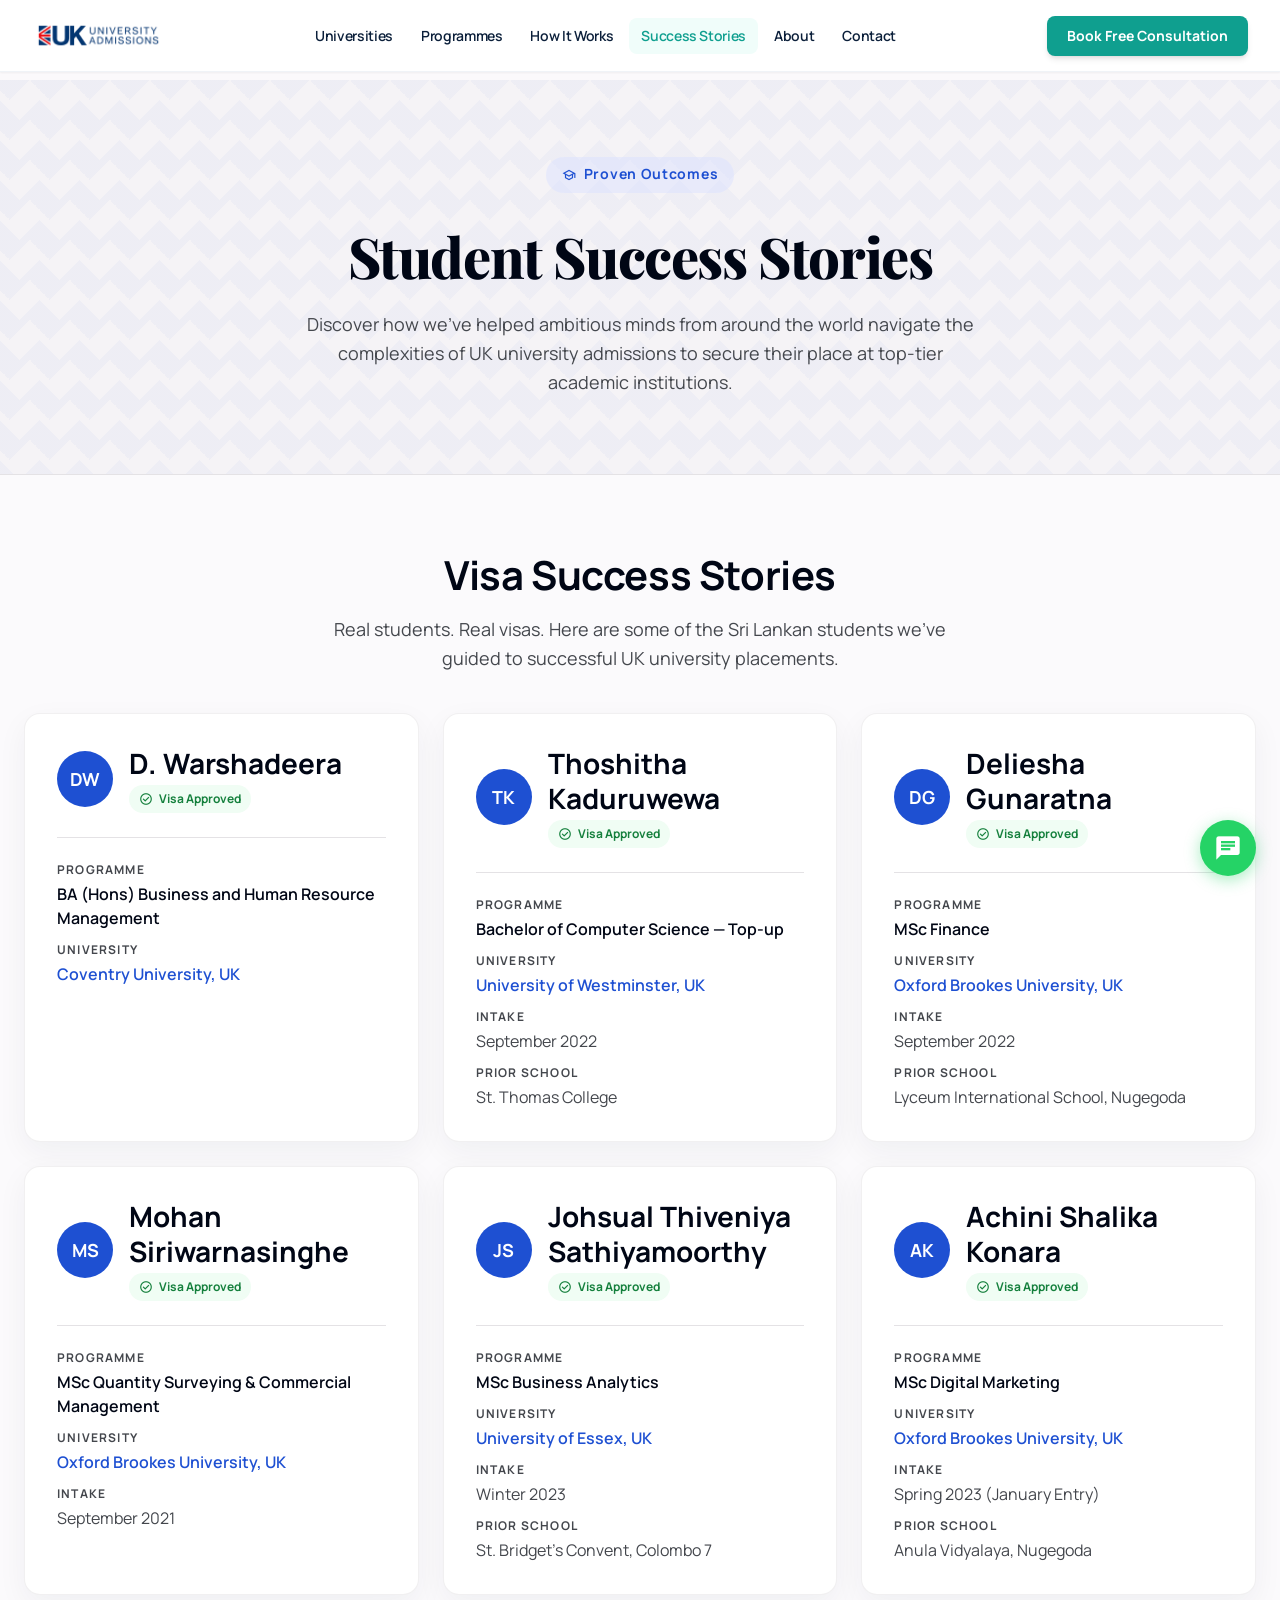
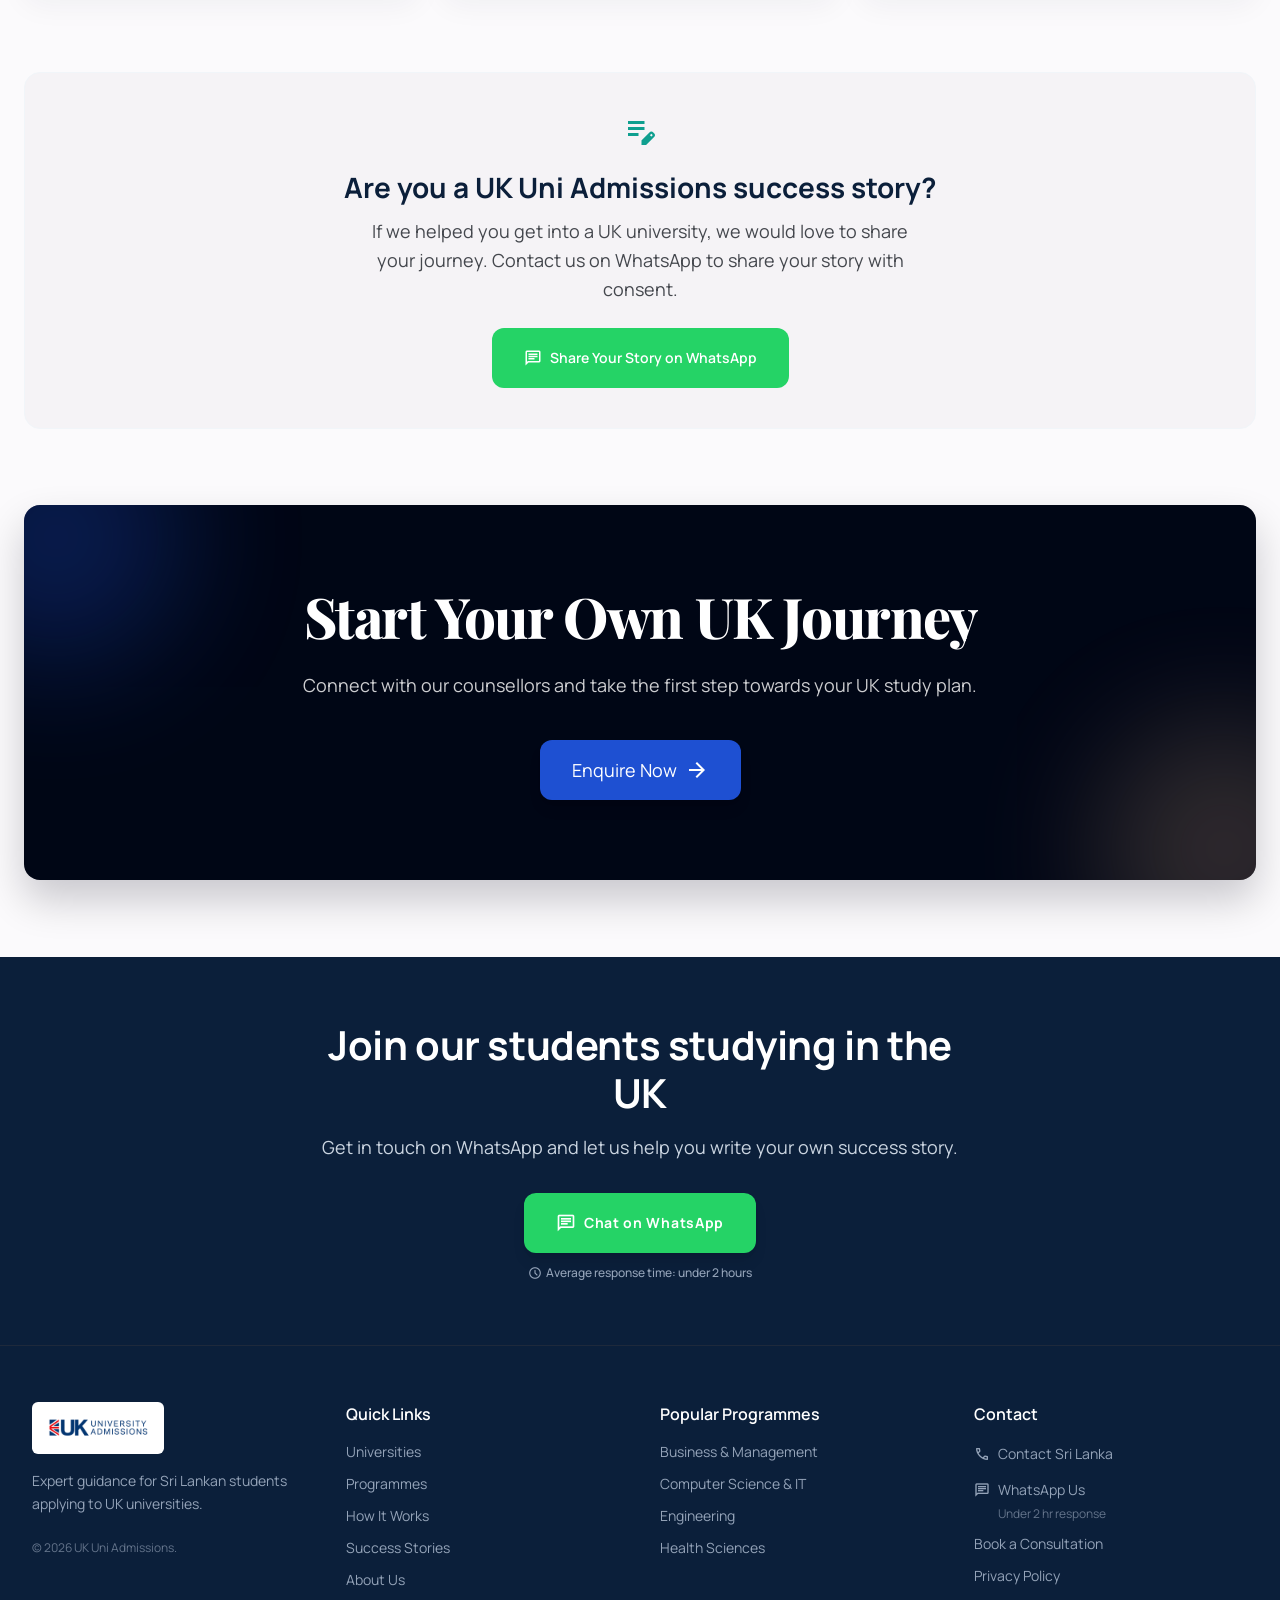
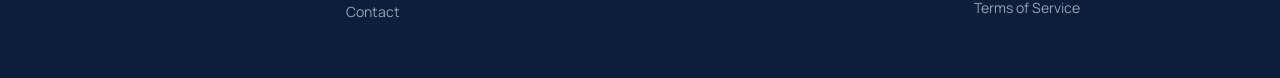
<file: success-stories.html>
﻿<!DOCTYPE html>

<html class="light" lang="en"><head>
<!-- Google tag (gtag.js) -->
<script async src="https://www.googletagmanager.com/gtag/js?id=G-LH1W7YLXJ2"></script>
<script>
  window.dataLayer = window.dataLayer || [];
  function gtag(){dataLayer.push(arguments);}
  gtag('js', new Date());

  gtag('config', 'G-LH1W7YLXJ2');
</script>
<meta charset="utf-8"/>
<meta content="width=device-width, initial-scale=1.0" name="viewport"/>
<title>Sri Lankan Students Studying in the UK | Success Stories</title>
<meta name="description" content="Read student success stories from Sri Lankan students studying in the UK and see how UK Uni Admissions supports applications."/>
<meta name="keywords" content="Sri Lankan students UK university, UK university success stories, study in UK from Sri Lanka results, UK admissions testimonials"/>
<meta name="robots" content="index, follow"/>
<meta name="author" content="UK Uni Admissions"/>
<meta name="theme-color" content="#0B1F3A"/>
<link rel="icon" type="image/x-icon" href="/favicon.ico"/>
<link rel="icon" type="image/png" sizes="32x32" href="/assets/favicon-32x32.png"/>
<link rel="icon" type="image/png" sizes="16x16" href="/assets/favicon-16x16.png"/>
<link rel="apple-touch-icon" sizes="180x180" href="/assets/apple-touch-icon.png"/>
<link rel="preconnect" href="https://fonts.googleapis.com"/>
<link rel="preconnect" href="https://fonts.gstatic.com" crossorigin=""/>
<link rel="canonical" href="https://www.ukuniadmissions.com/success-stories.html"/>
<meta property="og:type" content="website"/>
<meta property="og:site_name" content="UK Uni Admissions"/>
<meta property="og:url" content="https://www.ukuniadmissions.com/success-stories.html"/>
<meta property="og:title" content="Sri Lankan Students Studying in the UK | Success Stories"/>
<meta property="og:description" content="Student success stories from Sri Lankan students studying in the UK with UK Uni Admissions support."/>
<meta property="og:image" content="https://www.ukuniadmissions.com/assets/og-image.jpg"/>
<meta property="og:image:width" content="1200"/>
<meta property="og:image:height" content="630"/>
<meta property="og:image:alt" content="UK Uni Admissions - Study in the UK from Sri Lanka"/>
<meta property="og:locale" content="en_GB"/>
<meta name="twitter:card" content="summary_large_image"/>
<meta name="twitter:title" content="Sri Lankan Students Studying in the UK"/>
<meta name="twitter:description" content="Student success stories from Sri Lankan students studying in the UK."/>
<meta name="twitter:image" content="https://www.ukuniadmissions.com/assets/og-image.jpg"/>
<meta name="twitter:image:alt" content="UK Uni Admissions - Study in the UK"/>
<script type="application/ld+json">
{
  "@context": "https://schema.org",
  "@type": "BreadcrumbList",
  "itemListElement": [
    {
      "@type": "ListItem",
      "position": 1,
      "name": "Home",
      "item": "https://ukuniadmissions.com/"
    },
    {
      "@type": "ListItem",
      "position": 2,
      "name": "Success Stories",
      "item": "https://ukuniadmissions.com/success-stories.html"
    }
  ]
}
</script><!-- Google Fonts: Manrope -->
<link href="https://fonts.googleapis.com" rel="preconnect"/>
<link crossorigin="" href="https://fonts.gstatic.com" rel="preconnect"/>
<link rel="preload" href="https://fonts.googleapis.com/css2?family=Manrope:wght@400;500;600;700;800&display=swap" as="style" onload="this.onload=null;this.rel='stylesheet'"/>
<noscript><link href="https://fonts.googleapis.com/css2?family=Manrope:wght@400;500;600;700;800&display=swap" rel="stylesheet"/></noscript>
<!-- Material Symbols Outlined -->
<link rel="preload" href="https://fonts.googleapis.com/css2?family=Material+Symbols+Outlined:wght,FILL@100..700,0..1&display=swap" as="style" onload="this.onload=null;this.rel='stylesheet'"/>
<noscript><link href="https://fonts.googleapis.com/css2?family=Material+Symbols+Outlined:wght,FILL@100..700,0..1&display=swap" rel="stylesheet"/></noscript>
<link rel="preload" href="https://fonts.googleapis.com/css2?family=Material+Symbols+Outlined:wght,FILL@100..700,0..1&display=swap" as="style" onload="this.onload=null;this.rel='stylesheet'"/>
<noscript><link href="https://fonts.googleapis.com/css2?family=Material+Symbols+Outlined:wght,FILL@100..700,0..1&display=swap" rel="stylesheet"/></noscript>
<!-- Tailwind CSS -->
<link rel="stylesheet" href="tailwind.css" integrity="sha384-SohHQBbkyCgaPa59dKF78HrX7Nd+NXsWvFKi3QMbgnPdQVjsXGtsgRasOMXV9efP" crossorigin="anonymous"/><link href="mobile.css" rel="stylesheet"/>
<!-- Tailwind Configuration -->
<style>

        .material-symbols-outlined {
            font-variation-settings: 'FILL' 0, 'wght' 400, 'GRAD' 0, 'opsz' 24;
        }
        .material-symbols-outlined[data-weight="fill"] {
            font-variation-settings: 'FILL' 1;
        }
        
        /* Subtle geometric background pattern representing modernism/union jack angles */
        .bg-geometric {
            background-image: linear-gradient(135deg, rgba(30, 80, 210, 0.03) 25%, transparent 25%), 
                              linear-gradient(225deg, rgba(30, 80, 210, 0.03) 25%, transparent 25%), 
                              linear-gradient(45deg, rgba(30, 80, 210, 0.03) 25%, transparent 25%), 
                              linear-gradient(315deg, rgba(30, 80, 210, 0.03) 25%, transparent 25%);
            background-position: 10px 0, 10px 0, 0 0, 0 0;
            background-size: 40px 40px;
            background-repeat: repeat;
        }

        .success-page {
            background: #fbfafc;
        }

        .success-hero {
            padding-top: clamp(3rem, 6vw, 5.5rem);
            padding-bottom: clamp(3rem, 6vw, 5rem);
        }

        .success-hero p {
            margin-bottom: 0;
        }

        .success-section {
            padding-top: clamp(3rem, 6vw, 5rem);
            padding-bottom: clamp(3rem, 6vw, 5rem);
        }

        .success-section + .success-section {
            padding-top: 0;
        }

        .success-stories-grid {
            align-items: stretch;
        }

        .success-card {
            height: 100%;
        }

        .success-card h3 {
            overflow-wrap: anywhere;
        }

        @media (max-width: 767px) {
            .success-hero,
            .success-section {
                padding-top: 3rem;
                padding-bottom: 3rem;
            }

            .success-section + .success-section {
                padding-top: 0;
            }
        }
    </style>
</head>
<body class="bg-background text-on-background font-body-md antialiased pt-20">
<a href="#main-content" class="sr-only focus:not-sr-only focus:absolute focus:top-4 focus:left-4 focus:z-[9999] focus:bg-secondary focus:text-white focus:px-4 focus:py-2 focus:rounded-lg focus:font-label-bold focus:text-sm" id="skip-to-main">Skip to main content</a>
<nav class="fixed top-0 w-full z-50 bg-white/95 backdrop-blur-md border-b border-slate-200/50 shadow-sm h-[72px]" style="font-family:Manrope,sans-serif;">
  <div class="flex justify-between items-center h-full px-4 sm:px-8 max-w-7xl mx-auto">
    <a href="index.html" class="flex items-center shrink-0" aria-label="UK Uni Admissions home">
      <img loading="lazy" src="assets/ukuni-admissions-logo.png" alt="UK Uni Admissions" class="h-10 sm:h-11 w-auto object-contain"/>
    </a>
    <div class="hidden lg:flex items-center gap-1 text-sm font-semibold tracking-tight" role="navigation" aria-label="Primary navigation">
      <a href="universities.html" class="text-[#0B1F3A] px-3 py-2 rounded-lg hover:bg-slate-50 hover:text-[#0F9F8F] transition-colors">Universities</a>
      <a href="programmes.html" class="text-[#0B1F3A] px-3 py-2 rounded-lg hover:bg-slate-50 hover:text-[#0F9F8F] transition-colors">Programmes</a>
      <a href="how-it-works.html" class="text-[#0B1F3A] px-3 py-2 rounded-lg hover:bg-slate-50 hover:text-[#0F9F8F] transition-colors">How It Works</a>
      <a href="success-stories.html" class="text-[#0F9F8F] bg-teal-50 px-3 py-2 rounded-lg hover:text-[#0F9F8F] transition-colors">Success Stories</a>
      <a href="about.html" class="text-[#0B1F3A] px-3 py-2 rounded-lg hover:bg-slate-50 hover:text-[#0F9F8F] transition-colors">About</a>
      <a href="contact.html" class="text-[#0B1F3A] px-3 py-2 rounded-lg hover:bg-slate-50 hover:text-[#0F9F8F] transition-colors">Contact</a>
    </div>
    <a href="contact.html" class="hidden lg:flex shrink-0 items-center justify-center bg-[#0F9F8F] text-white px-5 py-2.5 rounded-lg text-sm font-bold hover:bg-[#0d8a7c] transition-all duration-300 active:scale-95 shadow-md">
      Book Free Consultation
    </a>
    <!-- Mobile menu button (decorative) -->
    <button class="lg:hidden text-[#0B1F3A] p-2 min-w-[44px] min-h-[44px] flex items-center justify-center rounded-lg hover:bg-slate-100 transition-colors" aria-label="Toggle navigation menu" aria-expanded="false" aria-controls="mobile-menu" onclick="var m=document.getElementById('mobile-menu');var open=!m.classList.contains('hidden');m.classList.toggle('hidden');this.setAttribute('aria-expanded',String(!open));">
      <span class="material-symbols-outlined text-3xl">menu</span>
    </button>
  </div>
  <!-- Mobile Menu -->
  <div id="mobile-menu" class="hidden lg:hidden bg-white border-t border-slate-100 px-6 py-4 space-y-1 shadow-lg" style="font-family:Manrope,sans-serif;">
    <a href="universities.html" class="block rounded-lg px-3 py-2 text-sm font-semibold text-[#0B1F3A] hover:bg-slate-50 hover:text-[#0F9F8F]">Universities</a>
    <a href="programmes.html" class="block rounded-lg px-3 py-2 text-sm font-semibold text-[#0B1F3A] hover:bg-slate-50 hover:text-[#0F9F8F]">Programmes</a>
    <a href="how-it-works.html" class="block rounded-lg px-3 py-2 text-sm font-semibold text-[#0B1F3A] hover:bg-slate-50 hover:text-[#0F9F8F]">How It Works</a>
    <a href="success-stories.html" class="block rounded-lg px-3 py-2 text-sm font-semibold text-[#0B1F3A] hover:bg-slate-50 hover:text-[#0F9F8F]">Success Stories</a>
    <a href="about.html" class="block rounded-lg px-3 py-2 text-sm font-semibold text-[#0B1F3A] hover:bg-slate-50 hover:text-[#0F9F8F]">About</a>
    <a href="contact.html" class="block rounded-lg px-3 py-2 text-sm font-semibold text-[#0B1F3A] hover:bg-slate-50 hover:text-[#0F9F8F]">Contact</a>
    <a href="https://wa.me/94777363079"
       target="_blank"
       rel="noopener noreferrer"
       class="flex items-center gap-2 rounded-lg px-3 py-2 text-sm font-semibold text-[#25D366] hover:bg-slate-50">
      <span class="material-symbols-outlined text-base" style="color:#25D366;">chat</span>
      WhatsApp Us
    </a>
    <a href="contact.html" class="block mt-3 bg-[#0F9F8F] text-white text-center py-3 rounded-lg text-sm font-bold">Book Free Consultation</a>
  </div>
</nav>
<!-- TopAppBar -->

<main id="main-content" class="success-page">
<!-- Hero Section -->
<section class="success-hero relative overflow-hidden bg-surface-container-low bg-geometric border-b border-surface-variant">
<div class="max-w-container-max mx-auto px-gutter relative z-10 flex flex-col items-center text-center">
<div class="inline-flex items-center gap-2 px-4 py-2 rounded-full bg-secondary-fixed/50 text-secondary mb-8">
<span class="material-symbols-outlined text-sm" data-icon="school">school</span>
<span class="font-label-bold text-label-bold">Proven Outcomes</span>
</div>
<h1 class="font-display-lg text-display-lg text-primary max-w-4xl mb-6">Student Success Stories</h1>
<p class="font-body-lg text-body-lg text-on-surface-variant max-w-2xl mb-12">Discover how we've helped ambitious minds from around the world navigate the complexities of UK university admissions to secure their place at top-tier academic institutions.</p>
</div>
</section>
<!-- Success Stories Grid -->
<section class="success-section max-w-container-max mx-auto px-gutter">
<div class="text-center mb-10">
<h2 class="font-headline-lg text-headline-lg text-primary mb-4">Visa Success Stories</h2>
<p class="font-body-lg text-body-lg text-on-surface-variant max-w-2xl mx-auto">Real students. Real visas. Here are some of the Sri Lankan students we've guided to successful UK university placements.</p>
</div>
<div class="success-stories-grid grid grid-cols-1 md:grid-cols-2 lg:grid-cols-3 gap-element-gap">

<!-- Card 1: D. Warshadeera -->
<div class="success-card bg-surface-container-lowest rounded-2xl p-8 shadow-[0px_10px_30px_rgba(11,31,58,0.05)] border border-surface-variant/50 hover:-translate-y-2 hover:shadow-xl transition-all duration-300 flex flex-col">
<div class="flex items-center gap-4 mb-6 pb-6 border-b border-surface-variant">
<div class="w-14 h-14 rounded-full bg-secondary flex items-center justify-center text-on-secondary font-bold text-lg flex-shrink-0">DW</div>
<div>
<h3 class="font-headline-md text-headline-md text-primary leading-tight">D. Warshadeera</h3>
<div class="inline-flex items-center gap-1.5 mt-1 px-2.5 py-1 rounded-full bg-green-50 text-green-700 text-xs font-bold">
<span class="material-symbols-outlined text-sm">check_circle</span> Visa Approved
</div>
</div>
</div>
<div class="space-y-3 flex-1">
<div>
<p class="text-xs font-bold tracking-widest text-on-surface-variant uppercase mb-1">Programme</p>
<p class="font-body-md text-body-md text-primary font-semibold">BA (Hons) Business and Human Resource Management</p>
</div>
<div>
<p class="text-xs font-bold tracking-widest text-on-surface-variant uppercase mb-1">University</p>
<p class="font-body-md text-body-md text-secondary font-semibold">Coventry University, UK</p>
</div>
</div>
</div>

<!-- Card 2: Thoshitha Kaduruwewa -->
<div class="success-card bg-surface-container-lowest rounded-2xl p-8 shadow-[0px_10px_30px_rgba(11,31,58,0.05)] border border-surface-variant/50 hover:-translate-y-2 hover:shadow-xl transition-all duration-300 flex flex-col">
<div class="flex items-center gap-4 mb-6 pb-6 border-b border-surface-variant">
<div class="w-14 h-14 rounded-full bg-secondary flex items-center justify-center text-on-secondary font-bold text-lg flex-shrink-0">TK</div>
<div>
<h3 class="font-headline-md text-headline-md text-primary leading-tight">Thoshitha Kaduruwewa</h3>
<div class="inline-flex items-center gap-1.5 mt-1 px-2.5 py-1 rounded-full bg-green-50 text-green-700 text-xs font-bold">
<span class="material-symbols-outlined text-sm">check_circle</span> Visa Approved
</div>
</div>
</div>
<div class="space-y-3 flex-1">
<div>
<p class="text-xs font-bold tracking-widest text-on-surface-variant uppercase mb-1">Programme</p>
<p class="font-body-md text-body-md text-primary font-semibold">Bachelor of Computer Science &mdash; Top-up</p>
</div>
<div>
<p class="text-xs font-bold tracking-widest text-on-surface-variant uppercase mb-1">University</p>
<p class="font-body-md text-body-md text-secondary font-semibold">University of Westminster, UK</p>
</div>
<div>
<p class="text-xs font-bold tracking-widest text-on-surface-variant uppercase mb-1">Intake</p>
<p class="font-body-md text-body-md text-on-surface-variant">September 2022</p>
</div>
<div>
<p class="text-xs font-bold tracking-widest text-on-surface-variant uppercase mb-1">Prior School</p>
<p class="font-body-md text-body-md text-on-surface-variant">St. Thomas College</p>
</div>
</div>
</div>

<!-- Card 3: Deliesha Gunaratna -->
<div class="success-card bg-surface-container-lowest rounded-2xl p-8 shadow-[0px_10px_30px_rgba(11,31,58,0.05)] border border-surface-variant/50 hover:-translate-y-2 hover:shadow-xl transition-all duration-300 flex flex-col">
<div class="flex items-center gap-4 mb-6 pb-6 border-b border-surface-variant">
<div class="w-14 h-14 rounded-full bg-secondary flex items-center justify-center text-on-secondary font-bold text-lg flex-shrink-0">DG</div>
<div>
<h3 class="font-headline-md text-headline-md text-primary leading-tight">Deliesha Gunaratna</h3>
<div class="inline-flex items-center gap-1.5 mt-1 px-2.5 py-1 rounded-full bg-green-50 text-green-700 text-xs font-bold">
<span class="material-symbols-outlined text-sm">check_circle</span> Visa Approved
</div>
</div>
</div>
<div class="space-y-3 flex-1">
<div>
<p class="text-xs font-bold tracking-widest text-on-surface-variant uppercase mb-1">Programme</p>
<p class="font-body-md text-body-md text-primary font-semibold">MSc Finance</p>
</div>
<div>
<p class="text-xs font-bold tracking-widest text-on-surface-variant uppercase mb-1">University</p>
<p class="font-body-md text-body-md text-secondary font-semibold">Oxford Brookes University, UK</p>
</div>
<div>
<p class="text-xs font-bold tracking-widest text-on-surface-variant uppercase mb-1">Intake</p>
<p class="font-body-md text-body-md text-on-surface-variant">September 2022</p>
</div>
<div>
<p class="text-xs font-bold tracking-widest text-on-surface-variant uppercase mb-1">Prior School</p>
<p class="font-body-md text-body-md text-on-surface-variant">Lyceum International School, Nugegoda</p>
</div>
</div>
</div>

<!-- Card 4: Mohan Siriwarnasinghe -->
<div class="success-card bg-surface-container-lowest rounded-2xl p-8 shadow-[0px_10px_30px_rgba(11,31,58,0.05)] border border-surface-variant/50 hover:-translate-y-2 hover:shadow-xl transition-all duration-300 flex flex-col">
<div class="flex items-center gap-4 mb-6 pb-6 border-b border-surface-variant">
<div class="w-14 h-14 rounded-full bg-secondary flex items-center justify-center text-on-secondary font-bold text-lg flex-shrink-0">MS</div>
<div>
<h3 class="font-headline-md text-headline-md text-primary leading-tight">Mohan Siriwarnasinghe</h3>
<div class="inline-flex items-center gap-1.5 mt-1 px-2.5 py-1 rounded-full bg-green-50 text-green-700 text-xs font-bold">
<span class="material-symbols-outlined text-sm">check_circle</span> Visa Approved
</div>
</div>
</div>
<div class="space-y-3 flex-1">
<div>
<p class="text-xs font-bold tracking-widest text-on-surface-variant uppercase mb-1">Programme</p>
<p class="font-body-md text-body-md text-primary font-semibold">MSc Quantity Surveying &amp; Commercial Management</p>
</div>
<div>
<p class="text-xs font-bold tracking-widest text-on-surface-variant uppercase mb-1">University</p>
<p class="font-body-md text-body-md text-secondary font-semibold">Oxford Brookes University, UK</p>
</div>
<div>
<p class="text-xs font-bold tracking-widest text-on-surface-variant uppercase mb-1">Intake</p>
<p class="font-body-md text-body-md text-on-surface-variant">September 2021</p>
</div>
</div>
</div>

<!-- Card 5: Johsual Thiveniya Sathiyamoorthy -->
<div class="success-card bg-surface-container-lowest rounded-2xl p-8 shadow-[0px_10px_30px_rgba(11,31,58,0.05)] border border-surface-variant/50 hover:-translate-y-2 hover:shadow-xl transition-all duration-300 flex flex-col">
<div class="flex items-center gap-4 mb-6 pb-6 border-b border-surface-variant">
<div class="w-14 h-14 rounded-full bg-secondary flex items-center justify-center text-on-secondary font-bold text-lg flex-shrink-0">JS</div>
<div>
<h3 class="font-headline-md text-headline-md text-primary leading-tight">Johsual Thiveniya Sathiyamoorthy</h3>
<div class="inline-flex items-center gap-1.5 mt-1 px-2.5 py-1 rounded-full bg-green-50 text-green-700 text-xs font-bold">
<span class="material-symbols-outlined text-sm">check_circle</span> Visa Approved
</div>
</div>
</div>
<div class="space-y-3 flex-1">
<div>
<p class="text-xs font-bold tracking-widest text-on-surface-variant uppercase mb-1">Programme</p>
<p class="font-body-md text-body-md text-primary font-semibold">MSc Business Analytics</p>
</div>
<div>
<p class="text-xs font-bold tracking-widest text-on-surface-variant uppercase mb-1">University</p>
<p class="font-body-md text-body-md text-secondary font-semibold">University of Essex, UK</p>
</div>
<div>
<p class="text-xs font-bold tracking-widest text-on-surface-variant uppercase mb-1">Intake</p>
<p class="font-body-md text-body-md text-on-surface-variant">Winter 2023</p>
</div>
<div>
<p class="text-xs font-bold tracking-widest text-on-surface-variant uppercase mb-1">Prior School</p>
<p class="font-body-md text-body-md text-on-surface-variant">St. Bridget's Convent, Colombo 7</p>
</div>
</div>
</div>

<!-- Card 6: Achini Shalika Konara -->
<div class="success-card bg-surface-container-lowest rounded-2xl p-8 shadow-[0px_10px_30px_rgba(11,31,58,0.05)] border border-surface-variant/50 hover:-translate-y-2 hover:shadow-xl transition-all duration-300 flex flex-col">
<div class="flex items-center gap-4 mb-6 pb-6 border-b border-surface-variant">
<div class="w-14 h-14 rounded-full bg-secondary flex items-center justify-center text-on-secondary font-bold text-lg flex-shrink-0">AK</div>
<div>
<h3 class="font-headline-md text-headline-md text-primary leading-tight">Achini Shalika Konara</h3>
<div class="inline-flex items-center gap-1.5 mt-1 px-2.5 py-1 rounded-full bg-green-50 text-green-700 text-xs font-bold">
<span class="material-symbols-outlined text-sm">check_circle</span> Visa Approved
</div>
</div>
</div>
<div class="space-y-3 flex-1">
<div>
<p class="text-xs font-bold tracking-widest text-on-surface-variant uppercase mb-1">Programme</p>
<p class="font-body-md text-body-md text-primary font-semibold">MSc Digital Marketing</p>
</div>
<div>
<p class="text-xs font-bold tracking-widest text-on-surface-variant uppercase mb-1">University</p>
<p class="font-body-md text-body-md text-secondary font-semibold">Oxford Brookes University, UK</p>
</div>
<div>
<p class="text-xs font-bold tracking-widest text-on-surface-variant uppercase mb-1">Intake</p>
<p class="font-body-md text-body-md text-on-surface-variant">Spring 2023 (January Entry)</p>
</div>
<div>
<p class="text-xs font-bold tracking-widest text-on-surface-variant uppercase mb-1">Prior School</p>
<p class="font-body-md text-body-md text-on-surface-variant">Anula Vidyalaya, Nugegoda</p>
</div>
</div>
</div>

</div>
</section>
<!-- Share Your Story -->
<section class="success-section max-w-container-max mx-auto px-gutter">
<div class="bg-surface-container-low rounded-2xl p-10 text-center border border-slate-100">
<span class="material-symbols-outlined text-4xl text-[#0F9F8F] mb-4 block" style="font-variation-settings:'FILL' 1,'wght' 400,'GRAD' 0,'opsz' 24;">edit_note</span>
<h2 class="font-headline-md text-headline-md text-primary-container mb-3">Are you a UK Uni Admissions success story?</h2>
<p class="font-body-lg text-body-lg text-on-surface-variant max-w-xl mx-auto mb-6">If we helped you get into a UK university, we would love to share your journey. Contact us on WhatsApp to share your story with consent.</p>
<a href="https://wa.me/94777363079?text=Hi%2C%20I%20would%20like%20to%20share%20my%20UK%20university%20success%20story%20with%20UK%20Uni%20Admissions."
   target="_blank"
   rel="noopener noreferrer"
   class="inline-flex items-center gap-2 bg-[#25D366] text-white px-8 py-4 rounded-xl font-semibold text-sm font-body-md hover:bg-[#1da851] transition-colors">
<span class="material-symbols-outlined text-lg">chat</span>
Share Your Story on WhatsApp
</a>
</div>
</section>
<!-- Final CTA -->
<section class="success-section max-w-container-max mx-auto px-gutter">
<div class="bg-primary rounded-2xl p-[48px] md:p-[80px] text-center relative overflow-hidden shadow-[0px_20px_40px_rgba(0,6,21,0.2)]">
<!-- Decorative background elements -->
<div class="absolute top-0 left-0 w-full h-full opacity-10 bg-geometric pointer-events-none"></div>
<div class="absolute -top-24 -left-24 w-64 h-64 bg-secondary rounded-full blur-3xl opacity-30 pointer-events-none"></div>
<div class="absolute -bottom-24 -right-24 w-64 h-64 bg-tertiary-fixed-dim rounded-full blur-3xl opacity-20 pointer-events-none"></div>
<div class="relative z-10 max-w-3xl mx-auto">
<h2 class="font-display-lg text-display-lg text-on-primary mb-6">Start Your Own UK Journey</h2>
<p class="font-body-lg text-body-lg text-on-primary/80 mb-10">Connect with our counsellors and take the first step towards your UK study plan.</p>
<button onclick="window.location='contact.html'" class="bg-secondary hover:bg-secondary-container text-on-secondary px-8 py-4 rounded-xl font-label-bold text-lg shadow-lg hover:shadow-xl transition-all duration-300 active:scale-95 inline-flex items-center gap-2">
                    Enquire Now <span class="material-symbols-outlined" data-icon="arrow_forward">arrow_forward</span>
</button>
</div>
</div>
</section>
<section class="py-16 px-4 md:px-8 bg-[#0B1F3A]">
  <div class="max-w-2xl mx-auto text-center">
    <h2 class="font-headline-lg text-headline-lg text-white mb-4">Join our students studying in the UK</h2>
    <p class="font-body-lg text-body-lg text-slate-300 mb-8">Get in touch on WhatsApp and let us help you write your own success story.</p>
    <a href="https://wa.me/94777363079?text=Hi%2C%20I%20would%20like%20to%20speak%20with%20a%20counsellor%20about%20studying%20in%20the%20UK.%20Please%20contact%20me."
       target="_blank"
       rel="noopener noreferrer"
       class="inline-flex items-center gap-2 bg-[#25D366] text-white px-8 py-4 rounded-xl font-label-bold text-label-bold hover:bg-[#1da851] transition-colors shadow-lg">
      <span class="material-symbols-outlined text-xl">chat</span> Chat on WhatsApp
    </a>
    <p class="text-slate-400 text-xs font-medium mt-3 flex items-center justify-center gap-1">
      <span class="material-symbols-outlined text-[14px]">schedule</span> Average response time: under 2 hours
    </p>
  </div>
</section>
</main><!-- Footer -->

<footer class="bg-[#0B1F3A] w-full py-14 px-8 border-t border-slate-800" style="font-family:Manrope,sans-serif;">
  <div class="grid grid-cols-1 md:grid-cols-4 gap-10 max-w-7xl mx-auto text-slate-300 text-sm">
    <div>
      <a href="index.html" class="inline-flex items-center bg-white rounded-md px-3 py-2 mb-4" aria-label="UK Uni Admissions home">
        <img loading="lazy" src="assets/ukuni-admissions-logo.png" alt="UK Uni Admissions" class="h-9 w-auto object-contain"/>
      </a>
      <p class="text-slate-400 mb-6 leading-relaxed">Expert guidance for Sri Lankan students applying to UK universities.</p>
      <p class="text-xs text-slate-500">&copy; 2026 UK Uni Admissions.</p>
    </div>
    <div>
      <h3 class="text-white font-semibold mb-4 text-base">Quick Links</h3>
      <ul class="space-y-3">
        <li><a href="universities.html" class="text-slate-400 hover:text-[#0F9F8F] transition-colors block">Universities</a></li>
        <li><a href="programmes.html" class="text-slate-400 hover:text-[#0F9F8F] transition-colors block">Programmes</a></li>
        <li><a href="how-it-works.html" class="text-slate-400 hover:text-[#0F9F8F] transition-colors block">How It Works</a></li>
        <li><a href="success-stories.html" class="text-slate-400 hover:text-[#0F9F8F] transition-colors block">Success Stories</a></li>
        <li><a href="about.html" class="text-slate-400 hover:text-[#0F9F8F] transition-colors block">About Us</a></li>
        <li><a href="contact.html" class="text-slate-400 hover:text-[#0F9F8F] transition-colors block">Contact</a></li>
      </ul>
    </div>
    <div>
      <h3 class="text-white font-semibold mb-4 text-base">Popular Programmes</h3>
      <ul class="space-y-3">
        <li><a href="programmes.html?subject=Business%20%26%20Management" class="text-slate-400 hover:text-[#0F9F8F] transition-colors block">Business &amp; Management</a></li>
        <li><a href="programmes.html?subject=Computer%20Science" class="text-slate-400 hover:text-[#0F9F8F] transition-colors block">Computer Science &amp; IT</a></li>
        <li><a href="programmes.html?subject=Engineering" class="text-slate-400 hover:text-[#0F9F8F] transition-colors block">Engineering</a></li>
        <li><a href="programmes.html?subject=Health%20Sciences" class="text-slate-400 hover:text-[#0F9F8F] transition-colors block">Health Sciences</a></li>
      </ul>
    </div>
    <div>
      <h3 class="text-white font-semibold mb-4 text-base">Contact</h3>
      <ul class="space-y-3">
        <li><a href="contact.html" class="text-slate-400 hover:text-[#0F9F8F] transition-colors block flex items-center gap-2"><span class="material-symbols-outlined text-base">call</span> Contact Sri Lanka</a></li>
        <li>
          <a href="https://wa.me/94777363079?text=Hi%2C%20I%20would%20like%20to%20know%20more%20about%20studying%20in%20the%20UK.%20Please%20contact%20me."
             target="_blank"
             rel="noopener noreferrer"
             class="text-slate-400 hover:text-[#0F9F8F] transition-colors flex items-center gap-2">
            <span class="material-symbols-outlined text-base">chat</span> WhatsApp Us
          </a>
          <p class="text-slate-500 text-xs mt-1 ml-6">Under 2 hr response</p>
        </li>
        <li><a href="contact.html" class="text-slate-400 hover:text-[#0F9F8F] transition-colors block">Book a Consultation</a></li>
        <li><a href="privacy-policy.html" class="text-slate-400 hover:text-[#0F9F8F] transition-colors block">Privacy Policy</a></li>
        <li><a href="terms-of-service.html" class="text-slate-400 hover:text-[#0F9F8F] transition-colors block">Terms of Service</a></li>
      </ul>
    </div>
  </div>
</footer>
<!-- WhatsApp Floating Button -->
<style>

  @keyframes wa-pulse {
    0% { transform: scale(1); opacity: 0.6; }
    100% { transform: scale(1.7); opacity: 0; }
  }
  .wa-float {
    position: fixed;
    bottom: max(24px, calc(env(safe-area-inset-bottom) + 16px));
    right: 24px;
    z-index: 9999;
    display: flex;
    align-items: center;
    justify-content: center;
    width: 56px;
    height: 56px;
    background-color: #25D366;
    border-radius: 50%;
    box-shadow: 0 4px 16px rgba(37, 211, 102, 0.4);
    transition: transform 0.2s ease, box-shadow 0.2s ease;
    text-decoration: none;
  }
  .wa-float:hover {
    transform: scale(1.08);
    box-shadow: 0 8px 24px rgba(37, 211, 102, 0.5);
  }
  .wa-float:hover .wa-tooltip {
    opacity: 1;
    pointer-events: auto;
  }
  .wa-pulse-ring {
    position: absolute;
    width: 56px;
    height: 56px;
    border-radius: 50%;
    background-color: #25D366;
    opacity: 0;
    animation: wa-pulse 3s ease-out infinite;
  }
  @media (prefers-reduced-motion: reduce) {
    .wa-pulse-ring { animation: none; }
    .wa-float { transition: none; }
  }
  .wa-tooltip {
    position: absolute;
    right: 64px;
    background: #0B1F3A;
    color: white;
    font-family: Manrope, sans-serif;
    font-size: 13px;
    font-weight: 600;
    white-space: nowrap;
    padding: 8px 12px;
    border-radius: 8px;
    opacity: 0;
    pointer-events: none;
    transition: opacity 0.2s ease;
    box-shadow: 0 2px 8px rgba(0,0,0,0.15);
  }
  .wa-tooltip::after {
    content: '';
    position: absolute;
    left: 100%;
    top: 50%;
    transform: translateY(-50%);
    border: 6px solid transparent;
    border-left-color: #0B1F3A;
  }
  @media (max-width: 768px) {
    .wa-tooltip { display: none; }
  }
</style>
<a class="wa-float"
   href="https://wa.me/94777363079?text=Hi%2C%20I%20would%20like%20to%20speak%20with%20a%20counsellor%20about%20studying%20in%20the%20UK.%20Please%20contact%20me."
   target="_blank"
   rel="noopener noreferrer"
   aria-label="Chat with us on WhatsApp">
  <div class="wa-pulse-ring"></div>
  <span class="material-symbols-outlined"
        style="color:white; font-size:28px;
               font-variation-settings:'FILL' 1,'wght' 400,
               'GRAD' 0,'opsz' 24;">chat</span>
  <div class="wa-tooltip">Chat on WhatsApp</div>
</a>
</body></html>
</file>
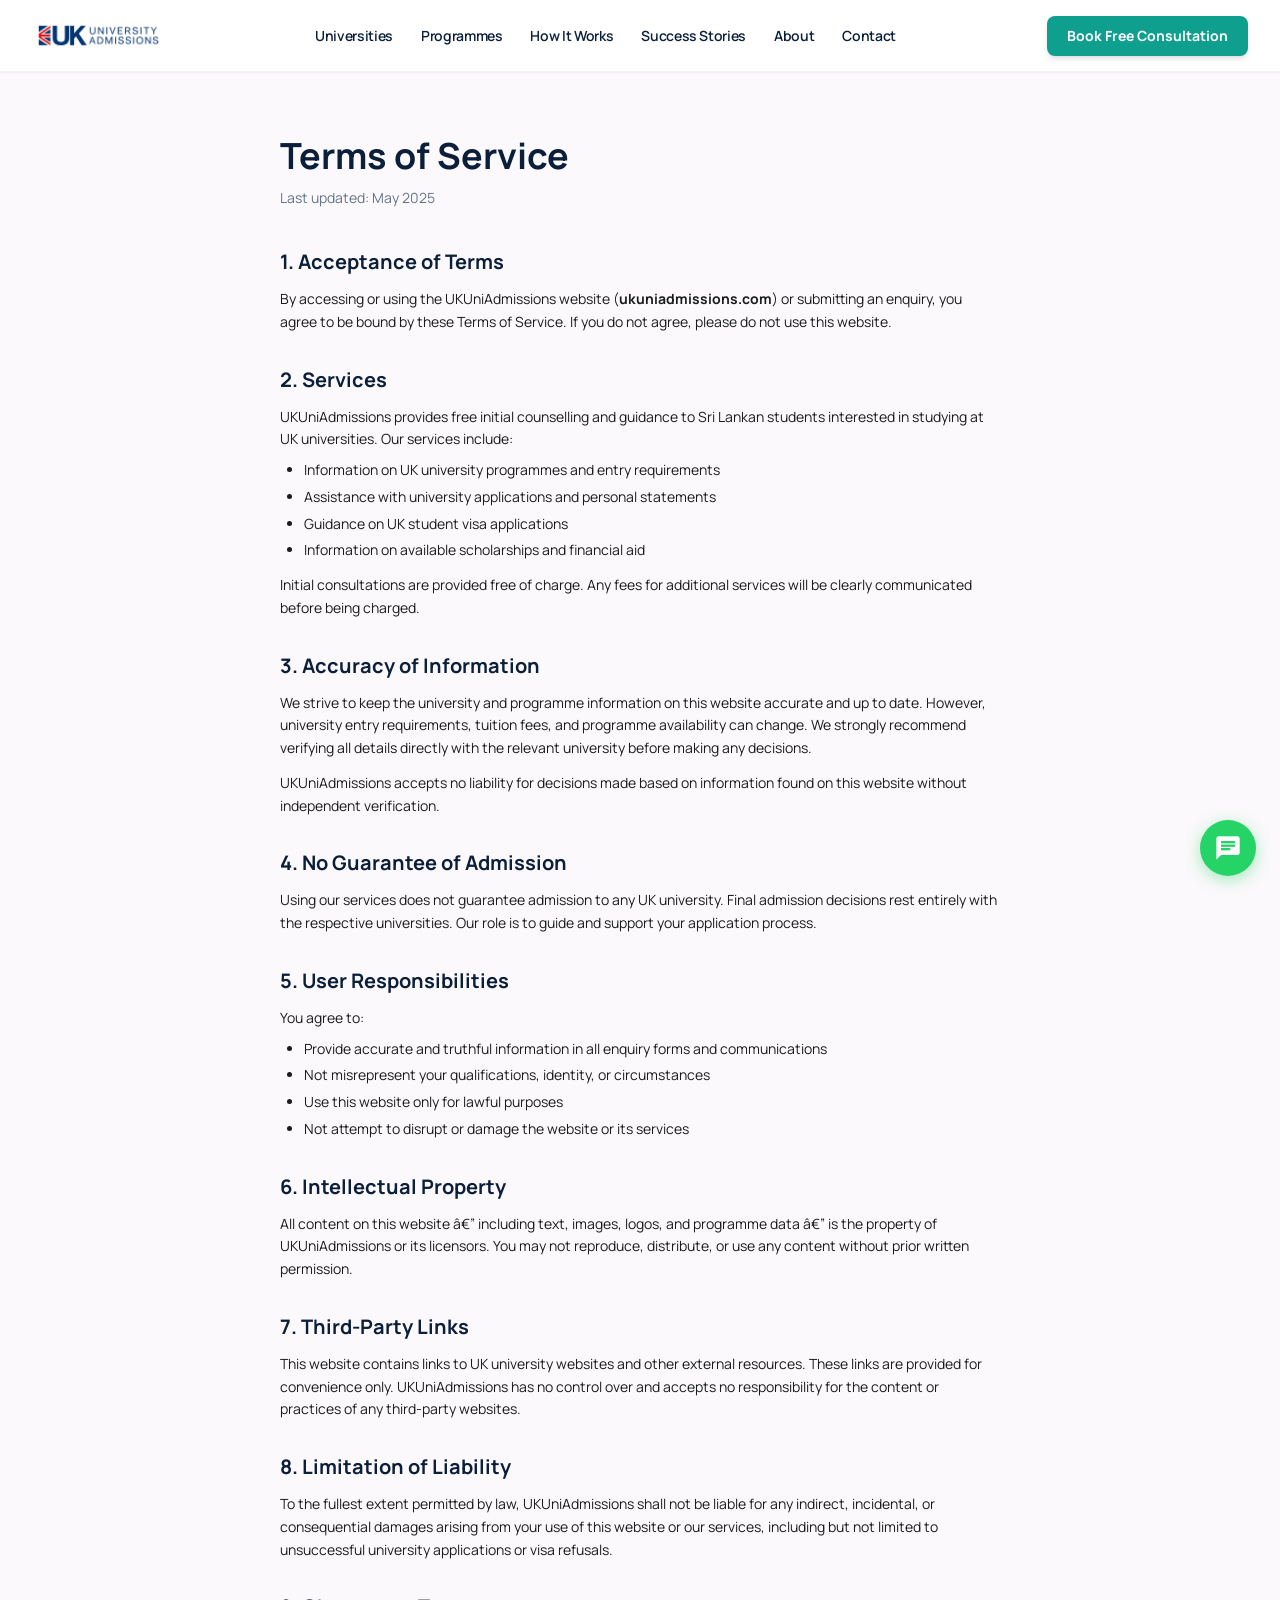
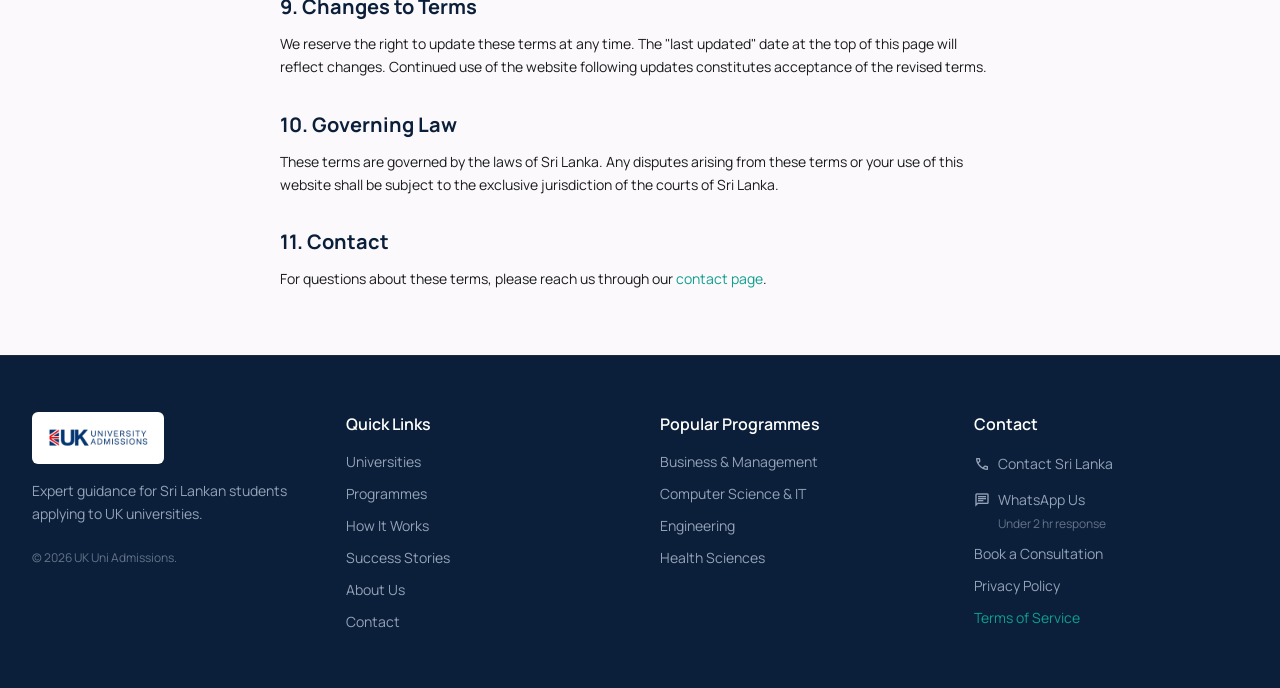
<file: terms-of-service.html>
﻿<!DOCTYPE html>
<html class="light" lang="en"><head>
<!-- Google tag (gtag.js) -->
<script async src="https://www.googletagmanager.com/gtag/js?id=G-LH1W7YLXJ2"></script>
<script>
  window.dataLayer = window.dataLayer || [];
  function gtag(){dataLayer.push(arguments);}
  gtag('js', new Date());

  gtag('config', 'G-LH1W7YLXJ2');
</script>
<meta charset="utf-8"/>
<meta content="width=device-width, initial-scale=1.0" name="viewport"/>
<title>Terms of Service | UK Uni Admissions</title>
<meta name="description" content="Read the UK Uni Admissions terms of service for free UK university guidance, application support, website use, and student responsibilities."/>
<meta name="keywords" content="UK Uni Admissions terms, UK university guidance terms, admissions service terms"/>
<meta name="robots" content="index, follow"/>
<meta name="author" content="UK Uni Admissions"/>
<meta name="theme-color" content="#0B1F3A"/>
<link rel="icon" type="image/x-icon" href="/favicon.ico"/>
<link rel="icon" type="image/png" sizes="32x32" href="/assets/favicon-32x32.png"/>
<link rel="icon" type="image/png" sizes="16x16" href="/assets/favicon-16x16.png"/>
<link rel="apple-touch-icon" sizes="180x180" href="/assets/apple-touch-icon.png"/>
<link rel="preconnect" href="https://fonts.googleapis.com"/>
<link rel="preconnect" href="https://fonts.gstatic.com" crossorigin=""/>
<link rel="canonical" href="https://www.ukuniadmissions.com/terms-of-service.html"/>
<meta property="og:type" content="website"/>
<meta property="og:site_name" content="UK Uni Admissions"/>
<meta property="og:url" content="https://www.ukuniadmissions.com/terms-of-service.html"/>
<meta property="og:title" content="Terms of Service | UK Uni Admissions"/>
<meta property="og:description" content="Terms for using UK Uni Admissions guidance, application support, and website information."/>
<meta property="og:image" content="https://www.ukuniadmissions.com/assets/og-image.jpg"/>
<meta property="og:image:width" content="1200"/>
<meta property="og:image:height" content="630"/>
<meta property="og:image:alt" content="UK Uni Admissions - Study in the UK from Sri Lanka"/>
<meta property="og:locale" content="en_GB"/>
<meta name="twitter:card" content="summary_large_image"/>
<meta name="twitter:title" content="Terms of Service | UK Uni Admissions"/>
<meta name="twitter:description" content="Terms for using UK Uni Admissions guidance and website information."/>
<meta name="twitter:image" content="https://www.ukuniadmissions.com/assets/og-image.jpg"/>
<meta name="twitter:image:alt" content="UK Uni Admissions - Study in the UK"/>
<script type="application/ld+json">
{
  "@context": "https://schema.org",
  "@type": "BreadcrumbList",
  "itemListElement": [
    {
      "@type": "ListItem",
      "position": 1,
      "name": "Home",
      "item": "https://ukuniadmissions.com/"
    },
    {
      "@type": "ListItem",
      "position": 2,
      "name": "Terms of Service",
      "item": "https://ukuniadmissions.com/terms-of-service.html"
    }
  ]
}
</script><link href="https://fonts.googleapis.com" rel="preconnect"/>
<link crossorigin="" href="https://fonts.gstatic.com" rel="preconnect"/>
<link rel="preload" href="https://fonts.googleapis.com/css2?family=Manrope:wght@400;500;600;700;800&display=swap" as="style" onload="this.onload=null;this.rel='stylesheet'"/>
<noscript><link href="https://fonts.googleapis.com/css2?family=Manrope:wght@400;500;600;700;800&display=swap" rel="stylesheet"/></noscript>
<link href="https://fonts.googleapis.com/css2?family=Material+Symbols+Outlined:wght,FILL@100..700,0..1&display=swap" rel="stylesheet"/>
<style>

  .material-symbols-outlined { font-variation-settings: 'FILL' 0, 'wght' 400, 'GRAD' 0, 'opsz' 24; }
  body { font-family: Manrope, sans-serif; }
</style>
<link rel="stylesheet" href="tailwind.css" integrity="sha384-SohHQBbkyCgaPa59dKF78HrX7Nd+NXsWvFKi3QMbgnPdQVjsXGtsgRasOMXV9efP" crossorigin="anonymous"/><link href="mobile.css" rel="stylesheet"/>
</head>
<body class="bg-[#fbf9fb] flex flex-col min-h-screen">
<a href="#main-content" class="sr-only focus:not-sr-only focus:absolute focus:top-4 focus:left-4 focus:z-[9999] focus:bg-secondary focus:text-white focus:px-4 focus:py-2 focus:rounded-lg focus:font-label-bold focus:text-sm" id="skip-to-main">Skip to main content</a>

<nav class="fixed top-0 w-full z-50 bg-white/95 backdrop-blur-md border-b border-slate-200/50 shadow-sm h-[72px]" style="font-family:Manrope,sans-serif;">
  <div class="flex justify-between items-center h-full px-4 sm:px-8 max-w-7xl mx-auto">
    <a href="index.html" class="flex items-center shrink-0" aria-label="UK Uni Admissions home">
      <img loading="lazy" src="assets/ukuni-admissions-logo.png" alt="UK Uni Admissions" class="h-10 sm:h-11 w-auto object-contain"/>
    </a>
    <div class="hidden lg:flex items-center gap-1 text-sm font-semibold tracking-tight">
      <a href="universities.html" class="text-[#0B1F3A] px-3 py-2 rounded-lg hover:bg-slate-50 hover:text-[#0F9F8F] transition-colors">Universities</a>
      <a href="programmes.html" class="text-[#0B1F3A] px-3 py-2 rounded-lg hover:bg-slate-50 hover:text-[#0F9F8F] transition-colors">Programmes</a>
      <a href="how-it-works.html" class="text-[#0B1F3A] px-3 py-2 rounded-lg hover:bg-slate-50 hover:text-[#0F9F8F] transition-colors">How It Works</a>
      <a href="success-stories.html" class="text-[#0B1F3A] px-3 py-2 rounded-lg hover:bg-slate-50 hover:text-[#0F9F8F] transition-colors">Success Stories</a>
      <a href="about.html" class="text-[#0B1F3A] px-3 py-2 rounded-lg hover:bg-slate-50 hover:text-[#0F9F8F] transition-colors">About</a>
      <a href="contact.html" class="text-[#0B1F3A] px-3 py-2 rounded-lg hover:bg-slate-50 hover:text-[#0F9F8F] transition-colors">Contact</a>
    </div>
    <a href="contact.html" class="hidden lg:flex shrink-0 items-center justify-center bg-[#0F9F8F] text-white px-5 py-2.5 rounded-lg text-sm font-bold hover:bg-[#0d8a7c] transition-all duration-300 shadow-md">
      Book Free Consultation
    </a>
    <button class="lg:hidden text-[#0B1F3A]" onclick="document.getElementById('mobile-menu-tos').classList.toggle('hidden')">
      <span class="material-symbols-outlined text-3xl">menu</span>
    </button>
  </div>
  <div id="mobile-menu-tos" class="hidden lg:hidden bg-white border-t border-slate-100 px-6 py-4 space-y-1 shadow-lg">
    <a href="universities.html" class="block rounded-lg px-3 py-2 text-sm font-semibold text-[#0B1F3A] hover:bg-slate-50 hover:text-[#0F9F8F]">Universities</a>
    <a href="programmes.html" class="block rounded-lg px-3 py-2 text-sm font-semibold text-[#0B1F3A] hover:bg-slate-50 hover:text-[#0F9F8F]">Programmes</a>
    <a href="how-it-works.html" class="block rounded-lg px-3 py-2 text-sm font-semibold text-[#0B1F3A] hover:bg-slate-50 hover:text-[#0F9F8F]">How It Works</a>
    <a href="success-stories.html" class="block rounded-lg px-3 py-2 text-sm font-semibold text-[#0B1F3A] hover:bg-slate-50 hover:text-[#0F9F8F]">Success Stories</a>
    <a href="about.html" class="block rounded-lg px-3 py-2 text-sm font-semibold text-[#0B1F3A] hover:bg-slate-50 hover:text-[#0F9F8F]">About</a>
    <a href="contact.html" class="block rounded-lg px-3 py-2 text-sm font-semibold text-[#0B1F3A] hover:bg-slate-50 hover:text-[#0F9F8F]">Contact</a>
    <a href="https://wa.me/94777363079"
       target="_blank"
       rel="noopener noreferrer"
       class="flex items-center gap-2 rounded-lg px-3 py-2 text-sm font-semibold text-[#25D366] hover:bg-slate-50">
      <span class="material-symbols-outlined text-base" style="color:#25D366;">chat</span>
      WhatsApp Us
    </a>
    <a href="contact.html" class="block mt-3 bg-[#0F9F8F] text-white text-center py-3 rounded-lg text-sm font-bold">Book Free Consultation</a>
  </div>
</nav>

<main id="main-content" class="flex-grow pt-[72px]">
  <div class="max-w-3xl mx-auto px-6 py-16">
    <h1 class="text-3xl md:text-4xl font-bold text-[#0B1F3A] mb-3">Terms of Service</h1>
    <p class="text-slate-500 mb-10 text-sm">Last updated: May 2025</p>

    <div class="prose prose-slate max-w-none space-y-8 text-[#1b1b1e] text-sm leading-relaxed">

      <section>
        <h2 class="text-xl font-bold text-[#0B1F3A] mb-3">1. Acceptance of Terms</h2>
        <p>By accessing or using the UKUniAdmissions website (<strong>ukuniadmissions.com</strong>) or submitting an enquiry, you agree to be bound by these Terms of Service. If you do not agree, please do not use this website.</p>
      </section>

      <section>
        <h2 class="text-xl font-bold text-[#0B1F3A] mb-3">2. Services</h2>
        <p>UKUniAdmissions provides free initial counselling and guidance to Sri Lankan students interested in studying at UK universities. Our services include:</p>
        <ul class="list-disc pl-6 space-y-1 mt-2">
          <li>Information on UK university programmes and entry requirements</li>
          <li>Assistance with university applications and personal statements</li>
          <li>Guidance on UK student visa applications</li>
          <li>Information on available scholarships and financial aid</li>
        </ul>
        <p class="mt-3">Initial consultations are provided free of charge. Any fees for additional services will be clearly communicated before being charged.</p>
      </section>

      <section>
        <h2 class="text-xl font-bold text-[#0B1F3A] mb-3">3. Accuracy of Information</h2>
        <p>We strive to keep the university and programme information on this website accurate and up to date. However, university entry requirements, tuition fees, and programme availability can change. We strongly recommend verifying all details directly with the relevant university before making any decisions.</p>
        <p class="mt-3">UKUniAdmissions accepts no liability for decisions made based on information found on this website without independent verification.</p>
      </section>

      <section>
        <h2 class="text-xl font-bold text-[#0B1F3A] mb-3">4. No Guarantee of Admission</h2>
        <p>Using our services does not guarantee admission to any UK university. Final admission decisions rest entirely with the respective universities. Our role is to guide and support your application process.</p>
      </section>

      <section>
        <h2 class="text-xl font-bold text-[#0B1F3A] mb-3">5. User Responsibilities</h2>
        <p>You agree to:</p>
        <ul class="list-disc pl-6 space-y-1 mt-2">
          <li>Provide accurate and truthful information in all enquiry forms and communications</li>
          <li>Not misrepresent your qualifications, identity, or circumstances</li>
          <li>Use this website only for lawful purposes</li>
          <li>Not attempt to disrupt or damage the website or its services</li>
        </ul>
      </section>

      <section>
        <h2 class="text-xl font-bold text-[#0B1F3A] mb-3">6. Intellectual Property</h2>
        <p>All content on this website â€” including text, images, logos, and programme data â€” is the property of UKUniAdmissions or its licensors. You may not reproduce, distribute, or use any content without prior written permission.</p>
      </section>

      <section>
        <h2 class="text-xl font-bold text-[#0B1F3A] mb-3">7. Third-Party Links</h2>
        <p>This website contains links to UK university websites and other external resources. These links are provided for convenience only. UKUniAdmissions has no control over and accepts no responsibility for the content or practices of any third-party websites.</p>
      </section>

      <section>
        <h2 class="text-xl font-bold text-[#0B1F3A] mb-3">8. Limitation of Liability</h2>
        <p>To the fullest extent permitted by law, UKUniAdmissions shall not be liable for any indirect, incidental, or consequential damages arising from your use of this website or our services, including but not limited to unsuccessful university applications or visa refusals.</p>
      </section>

      <section>
        <h2 class="text-xl font-bold text-[#0B1F3A] mb-3">9. Changes to Terms</h2>
        <p>We reserve the right to update these terms at any time. The "last updated" date at the top of this page will reflect changes. Continued use of the website following updates constitutes acceptance of the revised terms.</p>
      </section>

      <section>
        <h2 class="text-xl font-bold text-[#0B1F3A] mb-3">10. Governing Law</h2>
        <p>These terms are governed by the laws of Sri Lanka. Any disputes arising from these terms or your use of this website shall be subject to the exclusive jurisdiction of the courts of Sri Lanka.</p>
      </section>

      <section>
        <h2 class="text-xl font-bold text-[#0B1F3A] mb-3">11. Contact</h2>
        <p>For questions about these terms, please reach us through our <a href="contact.html" class="text-[#0F9F8F] hover:underline">contact page</a>.</p>
      </section>

    </div>
  </div>
</main>

<footer class="bg-[#0B1F3A] w-full py-14 px-4 md:px-8 border-t border-slate-800" style="font-family:Manrope,sans-serif;">
  <div class="grid grid-cols-1 md:grid-cols-4 gap-10 max-w-7xl mx-auto text-slate-300 text-sm">
    <div>
      <a href="index.html" class="inline-flex items-center bg-white rounded-md px-3 py-2 mb-4" aria-label="UK Uni Admissions home">
        <img loading="lazy" src="assets/ukuni-admissions-logo.png" alt="UK Uni Admissions" class="h-9 w-auto object-contain"/>
      </a>
      <p class="text-slate-400 mb-6 leading-relaxed">Expert guidance for Sri Lankan students applying to UK universities.</p>
      <p class="text-xs text-slate-500">&copy; 2026 UK Uni Admissions.</p>
    </div>
    <div>
      <h3 class="text-white font-semibold mb-4 text-base">Quick Links</h3>
      <ul class="space-y-3">
        <li><a href="universities.html" class="text-slate-400 hover:text-[#0F9F8F] transition-colors block">Universities</a></li>
        <li><a href="programmes.html" class="text-slate-400 hover:text-[#0F9F8F] transition-colors block">Programmes</a></li>
        <li><a href="how-it-works.html" class="text-slate-400 hover:text-[#0F9F8F] transition-colors block">How It Works</a></li>
        <li><a href="success-stories.html" class="text-slate-400 hover:text-[#0F9F8F] transition-colors block">Success Stories</a></li>
        <li><a href="about.html" class="text-slate-400 hover:text-[#0F9F8F] transition-colors block">About Us</a></li>
        <li><a href="contact.html" class="text-slate-400 hover:text-[#0F9F8F] transition-colors block">Contact</a></li>
      </ul>
    </div>
    <div>
      <h3 class="text-white font-semibold mb-4 text-base">Popular Programmes</h3>
      <ul class="space-y-3">
        <li><a href="programmes.html?subject=Business%20%26%20Management" class="text-slate-400 hover:text-[#0F9F8F] transition-colors block">Business &amp; Management</a></li>
        <li><a href="programmes.html?subject=Computer%20Science" class="text-slate-400 hover:text-[#0F9F8F] transition-colors block">Computer Science &amp; IT</a></li>
        <li><a href="programmes.html?subject=Engineering" class="text-slate-400 hover:text-[#0F9F8F] transition-colors block">Engineering</a></li>
        <li><a href="programmes.html?subject=Health%20Sciences" class="text-slate-400 hover:text-[#0F9F8F] transition-colors block">Health Sciences</a></li>
      </ul>
    </div>
    <div>
      <h3 class="text-white font-semibold mb-4 text-base">Contact</h3>
      <ul class="space-y-3">
        <li><a href="contact.html" class="text-slate-400 hover:text-[#0F9F8F] transition-colors block flex items-center gap-2"><span class="material-symbols-outlined text-base">call</span> Contact Sri Lanka</a></li>
        <li>
          <a href="https://wa.me/94777363079?text=Hi%2C%20I%20would%20like%20to%20know%20more%20about%20studying%20in%20the%20UK.%20Please%20contact%20me."
             target="_blank"
             rel="noopener noreferrer"
             class="text-slate-400 hover:text-[#0F9F8F] transition-colors flex items-center gap-2">
            <span class="material-symbols-outlined text-base">chat</span> WhatsApp Us
          </a>
          <p class="text-slate-500 text-xs mt-1 ml-6">Under 2 hr response</p>
        </li>
        <li><a href="contact.html" class="text-slate-400 hover:text-[#0F9F8F] transition-colors block">Book a Consultation</a></li>
        <li><a href="privacy-policy.html" class="text-slate-400 hover:text-[#0F9F8F] transition-colors block">Privacy Policy</a></li>
        <li><a href="terms-of-service.html" class="text-[#0F9F8F] transition-colors block">Terms of Service</a></li>
      </ul>
    </div>
  </div>
</footer>

<!-- WhatsApp Floating Button -->
<style>

  @keyframes wa-pulse {
    0% { transform: scale(1); opacity: 0.6; }
    100% { transform: scale(1.7); opacity: 0; }
  }
  .wa-float {
    position: fixed;
    bottom: max(24px, calc(env(safe-area-inset-bottom) + 16px));
    right: 24px;
    z-index: 9999;
    display: flex;
    align-items: center;
    justify-content: center;
    width: 56px;
    height: 56px;
    background-color: #25D366;
    border-radius: 50%;
    box-shadow: 0 4px 16px rgba(37, 211, 102, 0.4);
    transition: transform 0.2s ease, box-shadow 0.2s ease;
    text-decoration: none;
  }
  .wa-float:hover {
    transform: scale(1.08);
    box-shadow: 0 8px 24px rgba(37, 211, 102, 0.5);
  }
  .wa-float:hover .wa-tooltip {
    opacity: 1;
    pointer-events: auto;
  }
  .wa-pulse-ring {
    position: absolute;
    width: 56px;
    height: 56px;
    border-radius: 50%;
    background-color: #25D366;
    opacity: 0;
    animation: wa-pulse 3s ease-out infinite;
  }
  @media (prefers-reduced-motion: reduce) {
    .wa-pulse-ring { animation: none; }
    .wa-float { transition: none; }
  }
  .wa-tooltip {
    position: absolute;
    right: 64px;
    background: #0B1F3A;
    color: white;
    font-family: Manrope, sans-serif;
    font-size: 13px;
    font-weight: 600;
    white-space: nowrap;
    padding: 8px 12px;
    border-radius: 8px;
    opacity: 0;
    pointer-events: none;
    transition: opacity 0.2s ease;
    box-shadow: 0 2px 8px rgba(0,0,0,0.15);
  }
  .wa-tooltip::after {
    content: '';
    position: absolute;
    left: 100%;
    top: 50%;
    transform: translateY(-50%);
    border: 6px solid transparent;
    border-left-color: #0B1F3A;
  }
  @media (max-width: 768px) {
    .wa-tooltip { display: none; }
  }
</style>
<a class="wa-float"
   href="https://wa.me/94777363079?text=Hi%2C%20I%20have%20a%20question%20about%20UK%20Uni%20Admissions%20terms.%20Please%20contact%20me."
   target="_blank"
   rel="noopener noreferrer"
   aria-label="Chat with us on WhatsApp">
  <div class="wa-pulse-ring"></div>
  <span class="material-symbols-outlined"
        style="color:white; font-size:28px;
               font-variation-settings:'FILL' 1,'wght' 400,
               'GRAD' 0,'opsz' 24;">chat</span>
  <div class="wa-tooltip">Chat on WhatsApp</div>
</a>
</body></html>
</file>
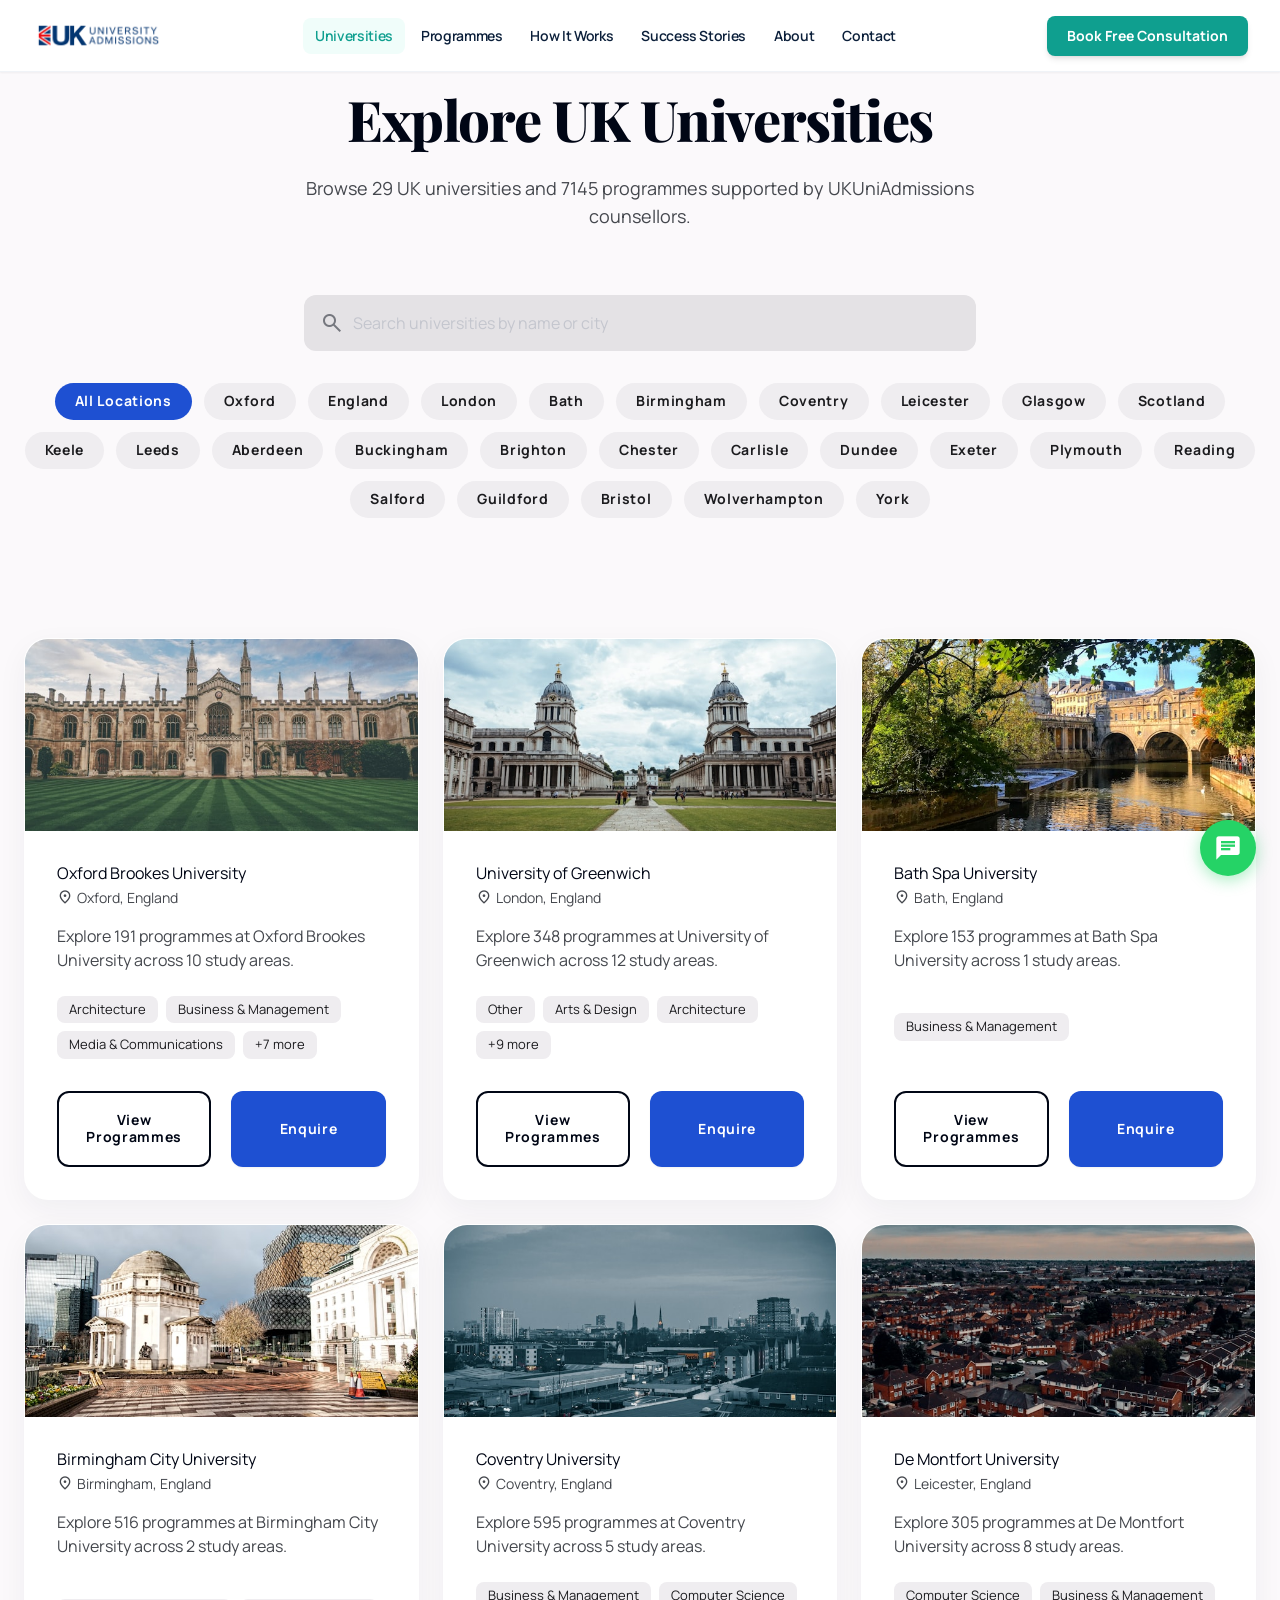
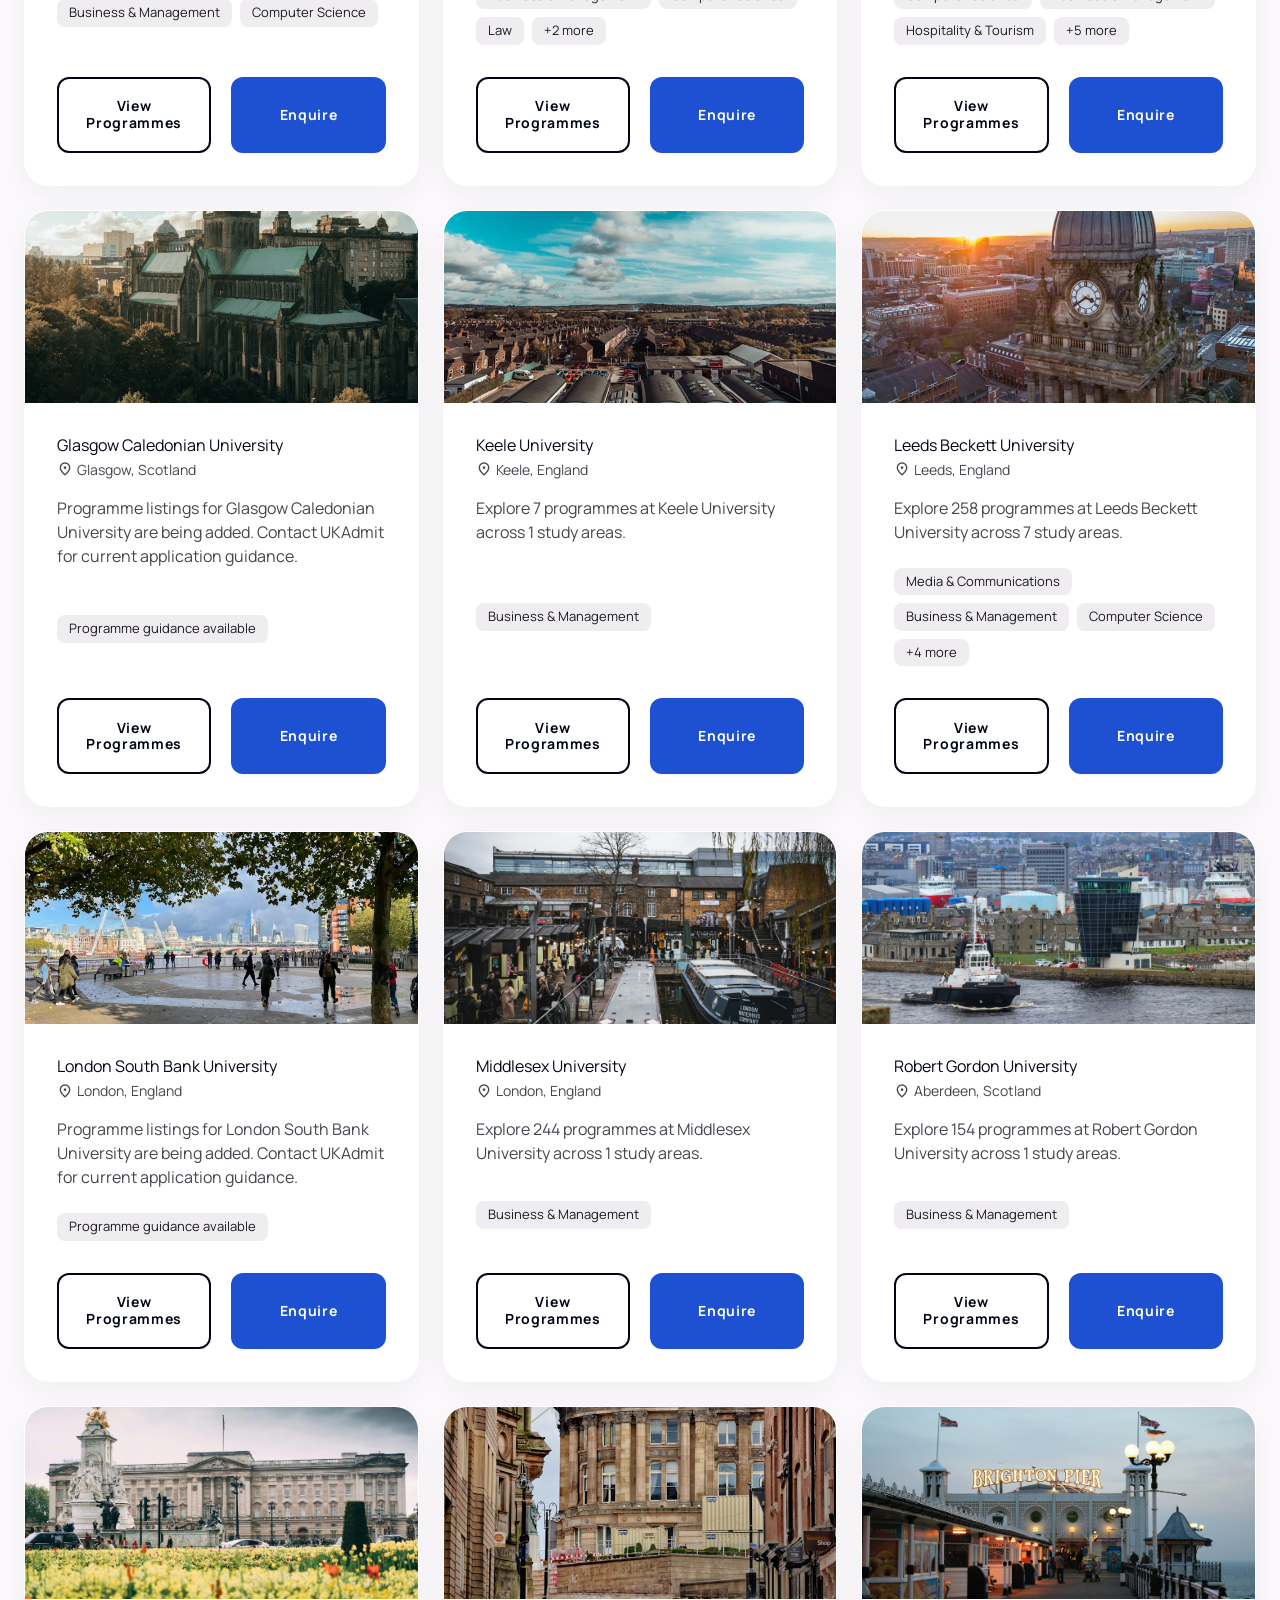
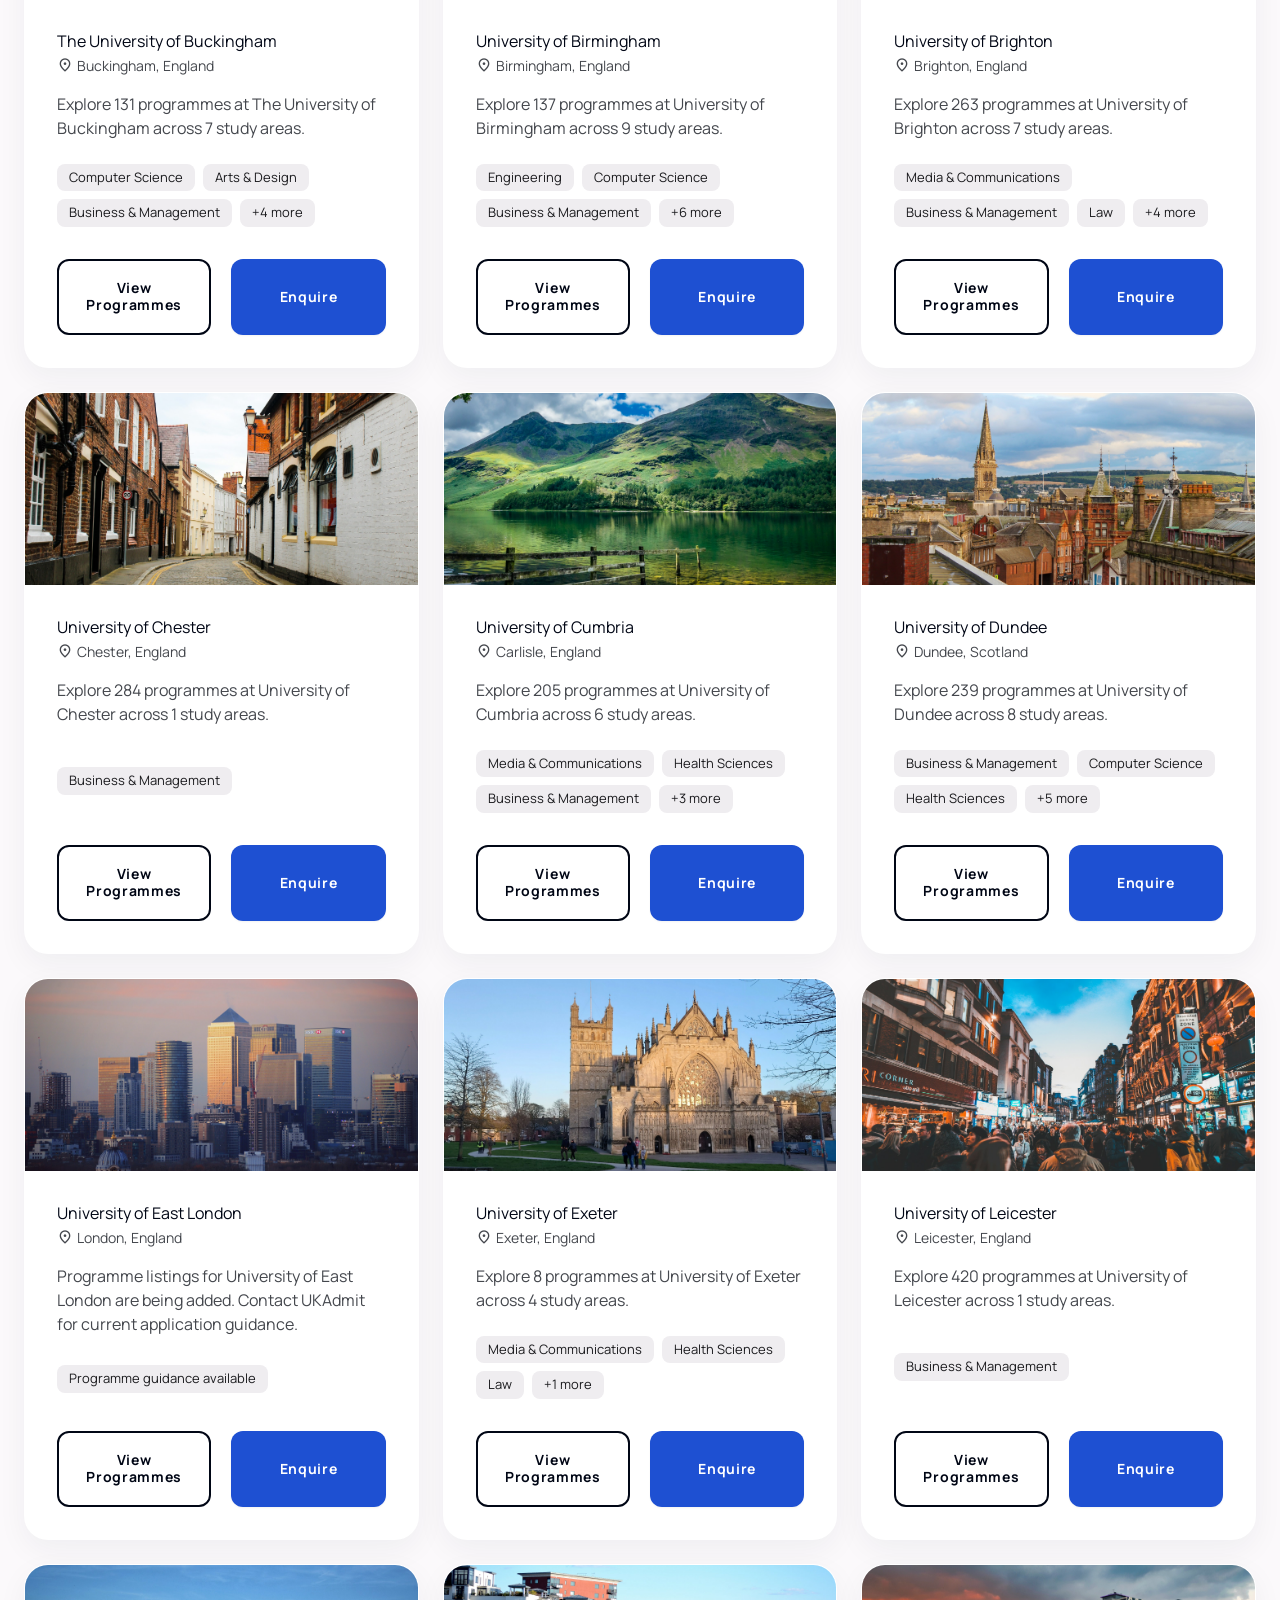
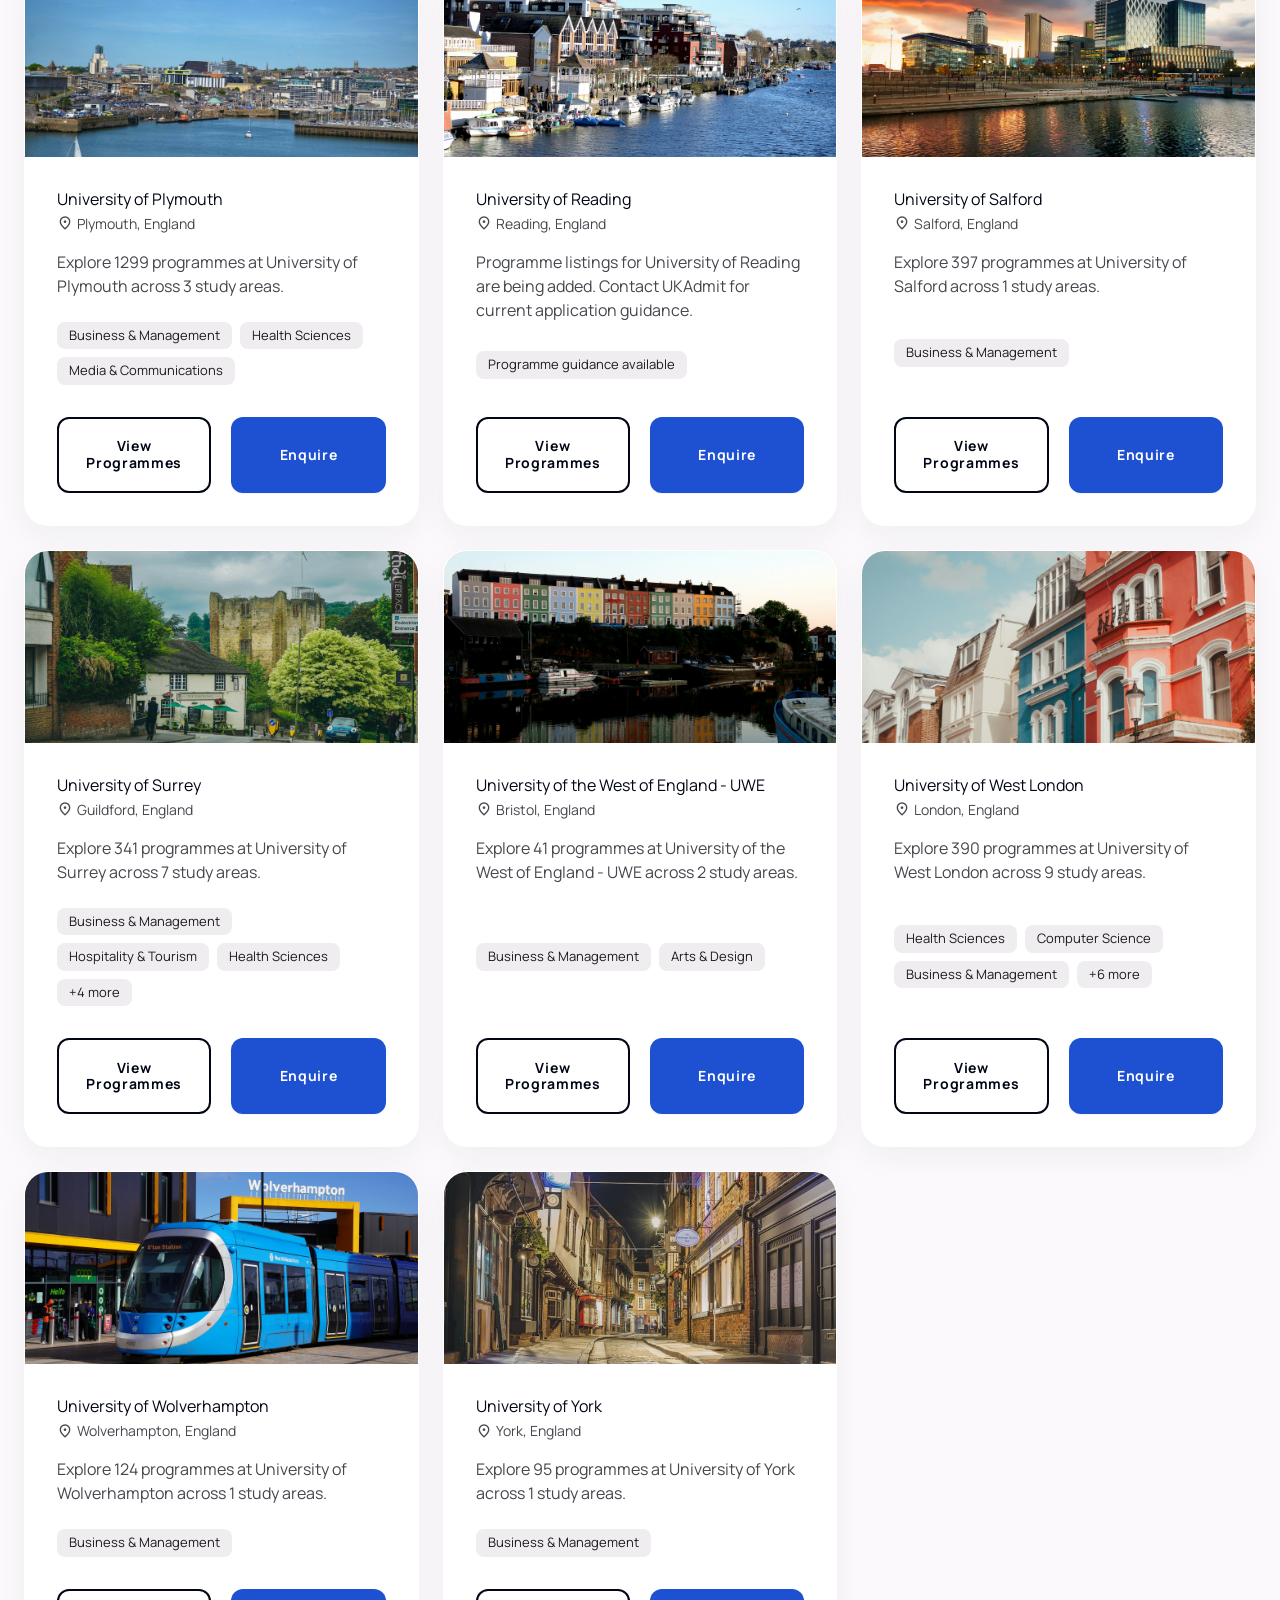
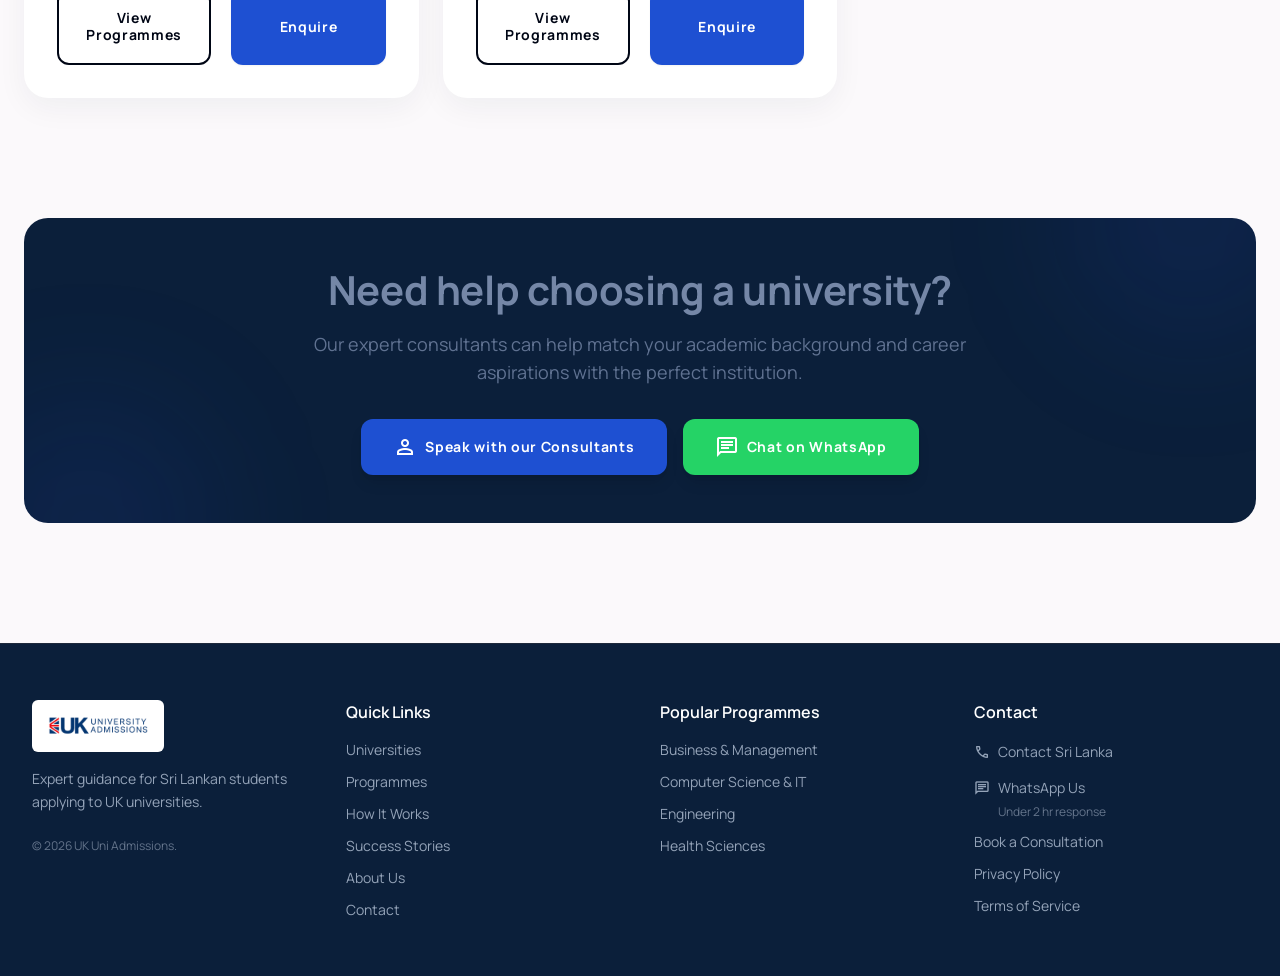
<file: universities.html>
﻿<!DOCTYPE html>

<html class="light" lang="en"><head>
<!-- Google tag (gtag.js) -->
<script async src="https://www.googletagmanager.com/gtag/js?id=G-LH1W7YLXJ2"></script>
<script>
  window.dataLayer = window.dataLayer || [];
  function gtag(){dataLayer.push(arguments);}
  gtag('js', new Date());

  gtag('config', 'G-LH1W7YLXJ2');
</script>
<meta charset="utf-8"/>
<meta content="width=device-width, initial-scale=1.0" name="viewport"/>
<title>UK Universities | UK Uni Admissions Sri Lanka</title>
<meta name="description" content="Browse UK universities and explore undergraduate, postgraduate, and research programmes. Free admissions guidance for Sri Lankan students."/>
<meta name="keywords" content="UK universities Sri Lanka, UK universities for Sri Lankan students, study UK universities, UK university list"/>
<meta name="robots" content="index, follow"/>
<meta name="author" content="UK Uni Admissions"/>
<meta name="theme-color" content="#0B1F3A"/>
<link rel="icon" type="image/x-icon" href="/favicon.ico"/>
<link rel="icon" type="image/png" sizes="32x32" href="/assets/favicon-32x32.png"/>
<link rel="icon" type="image/png" sizes="16x16" href="/assets/favicon-16x16.png"/>
<link rel="apple-touch-icon" sizes="180x180" href="/assets/apple-touch-icon.png"/>
<link rel="preconnect" href="https://fonts.googleapis.com"/>
<link rel="preconnect" href="https://fonts.gstatic.com" crossorigin=""/>
<link rel="canonical" href="https://www.ukuniadmissions.com/universities.html"/>
<meta property="og:type" content="website"/>
<meta property="og:site_name" content="UK Uni Admissions"/>
<meta property="og:url" content="https://www.ukuniadmissions.com/universities.html"/>
<meta property="og:title" content="UK Universities | UK Uni Admissions Sri Lanka"/>
<meta property="og:description" content="Browse UK universities and explore undergraduate, postgraduate, and research programmes. Free guidance for Sri Lankan students."/>
<meta property="og:image" content="https://www.ukuniadmissions.com/assets/og-image.jpg"/>
<meta property="og:image:width" content="1200"/>
<meta property="og:image:height" content="630"/>
<meta property="og:image:alt" content="UK Uni Admissions - Study in the UK from Sri Lanka"/>
<meta property="og:locale" content="en_GB"/>
<meta name="twitter:card" content="summary_large_image"/>
<meta name="twitter:title" content="UK Universities | UK Uni Admissions"/>
<meta name="twitter:description" content="Browse UK universities and programmes with free guidance for Sri Lankan students."/>
<meta name="twitter:image" content="https://www.ukuniadmissions.com/assets/og-image.jpg"/>
<meta name="twitter:image:alt" content="UK Uni Admissions - Study in the UK"/>
<script type="application/ld+json">
{
  "@context": "https://schema.org",
  "@type": "BreadcrumbList",
  "itemListElement": [
    {
      "@type": "ListItem",
      "position": 1,
      "name": "Home",
      "item": "https://ukuniadmissions.com/"
    },
    {
      "@type": "ListItem",
      "position": 2,
      "name": "Universities",
      "item": "https://ukuniadmissions.com/universities.html"
    }
  ]
}
</script><!-- Google Fonts: Manrope -->
<link href="https://fonts.googleapis.com" rel="preconnect"/>
<link crossorigin="" href="https://fonts.gstatic.com" rel="preconnect"/>
<link rel="preload" href="https://fonts.googleapis.com/css2?family=Manrope:wght@400;500;600;700;800&display=swap" as="style" onload="this.onload=null;this.rel='stylesheet'"/>
<noscript><link href="https://fonts.googleapis.com/css2?family=Manrope:wght@400;500;600;700;800&display=swap" rel="stylesheet"/></noscript>
<!-- Material Symbols -->
<link rel="preload" href="https://fonts.googleapis.com/css2?family=Material+Symbols+Outlined:wght,FILL@100..700,0..1&display=swap" as="style" onload="this.onload=null;this.rel='stylesheet'"/>
<noscript><link href="https://fonts.googleapis.com/css2?family=Material+Symbols+Outlined:wght,FILL@100..700,0..1&display=swap" rel="stylesheet"/></noscript>
<link rel="preload" href="https://fonts.googleapis.com/css2?family=Material+Symbols+Outlined:wght,FILL@100..700,0..1&display=swap" as="style" onload="this.onload=null;this.rel='stylesheet'"/>
<noscript><link href="https://fonts.googleapis.com/css2?family=Material+Symbols+Outlined:wght,FILL@100..700,0..1&display=swap" rel="stylesheet"/></noscript>
<style>

        .material-symbols-outlined {
            font-variation-settings: 'FILL' 0, 'wght' 400, 'GRAD' 0, 'opsz' 24;
        }
    </style>
<!-- Tailwind CSS -->
<link rel="stylesheet" href="tailwind.css" integrity="sha384-SohHQBbkyCgaPa59dKF78HrX7Nd+NXsWvFKi3QMbgnPdQVjsXGtsgRasOMXV9efP" crossorigin="anonymous"/><link href="mobile.css" rel="stylesheet"/>
</head>
<body class="bg-background text-on-background font-body-md text-body-md antialiased min-h-screen flex flex-col">
<a href="#main-content" class="sr-only focus:not-sr-only focus:absolute focus:top-4 focus:left-4 focus:z-[9999] focus:bg-secondary focus:text-white focus:px-4 focus:py-2 focus:rounded-lg focus:font-label-bold focus:text-sm" id="skip-to-main">Skip to main content</a>
<nav class="fixed top-0 w-full z-50 bg-white/95 backdrop-blur-md border-b border-slate-200/50 shadow-sm h-[72px]" style="font-family:Manrope,sans-serif;">
  <div class="flex justify-between items-center h-full px-4 sm:px-8 max-w-7xl mx-auto">
    <a href="index.html" class="flex items-center shrink-0" aria-label="UK Uni Admissions home">
      <img loading="lazy" src="assets/ukuni-admissions-logo.png" alt="UK Uni Admissions" class="h-10 sm:h-11 w-auto object-contain"/>
    </a>
    <div class="hidden lg:flex items-center gap-1 text-sm font-semibold tracking-tight" role="navigation" aria-label="Primary navigation">
      <a href="universities.html" class="text-[#0F9F8F] bg-teal-50 px-3 py-2 rounded-lg hover:text-[#0F9F8F] transition-colors">Universities</a>
      <a href="programmes.html" class="text-[#0B1F3A] px-3 py-2 rounded-lg hover:bg-slate-50 hover:text-[#0F9F8F] transition-colors">Programmes</a>
      <a href="how-it-works.html" class="text-[#0B1F3A] px-3 py-2 rounded-lg hover:bg-slate-50 hover:text-[#0F9F8F] transition-colors">How It Works</a>
      <a href="success-stories.html" class="text-[#0B1F3A] px-3 py-2 rounded-lg hover:bg-slate-50 hover:text-[#0F9F8F] transition-colors">Success Stories</a>
      <a href="about.html" class="text-[#0B1F3A] px-3 py-2 rounded-lg hover:bg-slate-50 hover:text-[#0F9F8F] transition-colors">About</a>
      <a href="contact.html" class="text-[#0B1F3A] px-3 py-2 rounded-lg hover:bg-slate-50 hover:text-[#0F9F8F] transition-colors">Contact</a>
    </div>
    <a href="contact.html" class="hidden lg:flex shrink-0 items-center justify-center bg-[#0F9F8F] text-white px-5 py-2.5 rounded-lg text-sm font-bold hover:bg-[#0d8a7c] transition-all duration-300 active:scale-95 shadow-md">
      Book Free Consultation
    </a>
    <!-- Mobile menu button (decorative) -->
    <button class="lg:hidden text-[#0B1F3A] p-2 min-w-[44px] min-h-[44px] flex items-center justify-center rounded-lg hover:bg-slate-100 transition-colors" aria-label="Toggle navigation menu" aria-expanded="false" aria-controls="mobile-menu" onclick="var m=document.getElementById('mobile-menu');var open=!m.classList.contains('hidden');m.classList.toggle('hidden');this.setAttribute('aria-expanded',String(!open));">
      <span class="material-symbols-outlined text-3xl">menu</span>
    </button>
  </div>
  <!-- Mobile Menu -->
  <div id="mobile-menu" class="hidden lg:hidden bg-white border-t border-slate-100 px-6 py-4 space-y-1 shadow-lg" style="font-family:Manrope,sans-serif;">
    <a href="universities.html" class="block rounded-lg px-3 py-2 text-sm font-semibold text-[#0B1F3A] hover:bg-slate-50 hover:text-[#0F9F8F]">Universities</a>
    <a href="programmes.html" class="block rounded-lg px-3 py-2 text-sm font-semibold text-[#0B1F3A] hover:bg-slate-50 hover:text-[#0F9F8F]">Programmes</a>
    <a href="how-it-works.html" class="block rounded-lg px-3 py-2 text-sm font-semibold text-[#0B1F3A] hover:bg-slate-50 hover:text-[#0F9F8F]">How It Works</a>
    <a href="success-stories.html" class="block rounded-lg px-3 py-2 text-sm font-semibold text-[#0B1F3A] hover:bg-slate-50 hover:text-[#0F9F8F]">Success Stories</a>
    <a href="about.html" class="block rounded-lg px-3 py-2 text-sm font-semibold text-[#0B1F3A] hover:bg-slate-50 hover:text-[#0F9F8F]">About</a>
    <a href="contact.html" class="block rounded-lg px-3 py-2 text-sm font-semibold text-[#0B1F3A] hover:bg-slate-50 hover:text-[#0F9F8F]">Contact</a>
    <a href="https://wa.me/94777363079"
       target="_blank"
       rel="noopener noreferrer"
       class="flex items-center gap-2 rounded-lg px-3 py-2 text-sm font-semibold text-[#25D366] hover:bg-slate-50">
      <span class="material-symbols-outlined text-base" style="color:#25D366;">chat</span>
      WhatsApp Us
    </a>
    <a href="contact.html" class="block mt-3 bg-[#0F9F8F] text-white text-center py-3 rounded-lg text-sm font-bold">Book Free Consultation</a>
  </div>
</nav>
<!-- TopAppBar -->

<!-- Main Content Canvas -->
<main id="main-content" class="flex-grow pt-[88px] pb-section-gap px-gutter max-w-container-max mx-auto w-full">
<!-- Hero Section -->
<section class="text-center max-w-3xl mx-auto mb-16">
<h1 class="font-display-lg text-display-lg text-primary mb-6">Explore UK Universities</h1>
<p class="font-body-lg text-body-lg text-on-surface-variant">Find the right UK university for your goals with support from UKUniAdmissions counsellors.</p>
</section>
<!-- Search & Filter Controls -->
<section class="mb-section-gap">
<!-- Search Bar -->
<div class="relative max-w-2xl mx-auto mb-8">
<div class="absolute inset-y-0 left-0 pl-4 flex items-center pointer-events-none">
<span class="material-symbols-outlined text-outline" data-icon="search">search</span>
</div>
<input class="w-full h-[56px] pl-12 pr-4 bg-surface-container-highest border-transparent focus:border-secondary focus:ring-0 rounded-xl font-body-md text-body-md text-on-surface placeholder-outline-variant transition-all" placeholder="Search universities by name or city" type="text"/>
</div>
<!-- Filter Chips -->
<div class="flex flex-wrap justify-center gap-3">
<button class="px-5 py-2.5 rounded-full bg-secondary text-on-secondary font-label-bold text-label-bold transition-all hover:opacity-90">All Locations</button>
<button class="px-5 py-2.5 rounded-full bg-surface-container text-on-surface hover:bg-secondary-fixed transition-all font-label-bold text-label-bold">London</button>
<button class="px-5 py-2.5 rounded-full bg-surface-container text-on-surface hover:bg-secondary-fixed transition-all font-label-bold text-label-bold">Scotland</button>
<button class="px-5 py-2.5 rounded-full bg-surface-container text-on-surface hover:bg-secondary-fixed transition-all font-label-bold text-label-bold">Birmingham</button>
<button class="px-5 py-2.5 rounded-full bg-surface-container text-on-surface hover:bg-secondary-fixed transition-all font-label-bold text-label-bold">England</button>
</div>
</section>
<!-- Universities Grid (Premium Cards) -->
<section class="grid grid-cols-1 md:grid-cols-2 lg:grid-cols-3 gap-element-gap">
<article class="bg-white rounded-2xl p-6 border border-slate-100 shadow-sm flex flex-col gap-3">
  <h2 class="text-lg font-bold text-[#0B1F3A]">Oxford Brookes University</h2>
  <p class="text-sm font-medium text-[#0F9F8F]">Oxford, England</p>
  <p class="text-sm text-slate-600">191 programmes available in Architecture, Business &amp; Management, Media &amp; Communications and 7 more subject areas — open to Sri Lankan students with free admissions guidance.</p>
  <p class="text-xs text-slate-500">TEF Rating: Silver</p>
  <a href="contact.html" class="mt-auto block text-center bg-[#0F9F8F] text-white rounded-xl py-2.5 text-sm font-bold hover:bg-[#0d8a7c] transition-colors">Enquire About Oxford Brookes University</a>
</article>
<article class="bg-white rounded-2xl p-6 border border-slate-100 shadow-sm flex flex-col gap-3">
  <h2 class="text-lg font-bold text-[#0B1F3A]">University of Greenwich</h2>
  <p class="text-sm font-medium text-[#0F9F8F]">London, England</p>
  <p class="text-sm text-slate-600">348 programmes available in Other, Arts &amp; Design, Architecture and 9 more subject areas — open to Sri Lankan students with free admissions guidance.</p>
  <p class="text-xs text-slate-500">TEF Rating: Silver</p>
  <a href="contact.html" class="mt-auto block text-center bg-[#0F9F8F] text-white rounded-xl py-2.5 text-sm font-bold hover:bg-[#0d8a7c] transition-colors">Enquire About University of Greenwich</a>
</article>
<article class="bg-white rounded-2xl p-6 border border-slate-100 shadow-sm flex flex-col gap-3">
  <h2 class="text-lg font-bold text-[#0B1F3A]">Bath Spa University</h2>
  <p class="text-sm font-medium text-[#0F9F8F]">Bath, England</p>
  <p class="text-sm text-slate-600">153 programmes available in Business &amp; Management — open to Sri Lankan students with free admissions guidance.</p>
  <p class="text-xs text-slate-500">TEF Rating: Silver</p>
  <a href="contact.html" class="mt-auto block text-center bg-[#0F9F8F] text-white rounded-xl py-2.5 text-sm font-bold hover:bg-[#0d8a7c] transition-colors">Enquire About Bath Spa University</a>
</article>
<article class="bg-white rounded-2xl p-6 border border-slate-100 shadow-sm flex flex-col gap-3">
  <h2 class="text-lg font-bold text-[#0B1F3A]">Birmingham City University</h2>
  <p class="text-sm font-medium text-[#0F9F8F]">Birmingham, England</p>
  <p class="text-sm text-slate-600">516 programmes available in Business &amp; Management, Computer Science — open to Sri Lankan students with free admissions guidance.</p>
  <p class="text-xs text-slate-500">TEF Rating: Silver</p>
  <a href="contact.html" class="mt-auto block text-center bg-[#0F9F8F] text-white rounded-xl py-2.5 text-sm font-bold hover:bg-[#0d8a7c] transition-colors">Enquire About Birmingham City University</a>
</article>
<article class="bg-white rounded-2xl p-6 border border-slate-100 shadow-sm flex flex-col gap-3">
  <h2 class="text-lg font-bold text-[#0B1F3A]">Coventry University</h2>
  <p class="text-sm font-medium text-[#0F9F8F]">Coventry, England</p>
  <p class="text-sm text-slate-600">595 programmes available in Business &amp; Management, Computer Science, Law and 2 more subject areas — open to Sri Lankan students with free admissions guidance.</p>
  <p class="text-xs text-slate-500">TEF Rating: Silver</p>
  <a href="contact.html" class="mt-auto block text-center bg-[#0F9F8F] text-white rounded-xl py-2.5 text-sm font-bold hover:bg-[#0d8a7c] transition-colors">Enquire About Coventry University</a>
</article>
<article class="bg-white rounded-2xl p-6 border border-slate-100 shadow-sm flex flex-col gap-3">
  <h2 class="text-lg font-bold text-[#0B1F3A]">De Montfort University</h2>
  <p class="text-sm font-medium text-[#0F9F8F]">Leicester, England</p>
  <p class="text-sm text-slate-600">305 programmes available in Computer Science, Business &amp; Management, Hospitality &amp; Tourism and 5 more subject areas — open to Sri Lankan students with free admissions guidance.</p>
  <p class="text-xs text-slate-500">TEF Rating: Silver</p>
  <a href="contact.html" class="mt-auto block text-center bg-[#0F9F8F] text-white rounded-xl py-2.5 text-sm font-bold hover:bg-[#0d8a7c] transition-colors">Enquire About De Montfort University</a>
</article>
<article class="bg-white rounded-2xl p-6 border border-slate-100 shadow-sm flex flex-col gap-3">
  <h2 class="text-lg font-bold text-[#0B1F3A]">Glasgow Caledonian University</h2>
  <p class="text-sm font-medium text-[#0F9F8F]">Glasgow, Scotland</p>
  <p class="text-sm text-slate-600">0 programmes available — open to Sri Lankan students with free admissions guidance.</p>
  
  <a href="contact.html" class="mt-auto block text-center bg-[#0F9F8F] text-white rounded-xl py-2.5 text-sm font-bold hover:bg-[#0d8a7c] transition-colors">Enquire About Glasgow Caledonian University</a>
</article>
<article class="bg-white rounded-2xl p-6 border border-slate-100 shadow-sm flex flex-col gap-3">
  <h2 class="text-lg font-bold text-[#0B1F3A]">Keele University</h2>
  <p class="text-sm font-medium text-[#0F9F8F]">Keele, England</p>
  <p class="text-sm text-slate-600">7 programmes available in Business &amp; Management — open to Sri Lankan students with free admissions guidance.</p>
  <p class="text-xs text-slate-500">TEF Rating: Gold</p>
  <a href="contact.html" class="mt-auto block text-center bg-[#0F9F8F] text-white rounded-xl py-2.5 text-sm font-bold hover:bg-[#0d8a7c] transition-colors">Enquire About Keele University</a>
</article>
<article class="bg-white rounded-2xl p-6 border border-slate-100 shadow-sm flex flex-col gap-3">
  <h2 class="text-lg font-bold text-[#0B1F3A]">Leeds Beckett University</h2>
  <p class="text-sm font-medium text-[#0F9F8F]">Leeds, England</p>
  <p class="text-sm text-slate-600">258 programmes available in Media &amp; Communications, Business &amp; Management, Computer Science and 4 more subject areas — open to Sri Lankan students with free admissions guidance.</p>
  <p class="text-xs text-slate-500">TEF Rating: Silver</p>
  <a href="contact.html" class="mt-auto block text-center bg-[#0F9F8F] text-white rounded-xl py-2.5 text-sm font-bold hover:bg-[#0d8a7c] transition-colors">Enquire About Leeds Beckett University</a>
</article>
<article class="bg-white rounded-2xl p-6 border border-slate-100 shadow-sm flex flex-col gap-3">
  <h2 class="text-lg font-bold text-[#0B1F3A]">London South Bank University</h2>
  <p class="text-sm font-medium text-[#0F9F8F]">London, England</p>
  <p class="text-sm text-slate-600">0 programmes available — open to Sri Lankan students with free admissions guidance.</p>
  <p class="text-xs text-slate-500">TEF Rating: Silver</p>
  <a href="contact.html" class="mt-auto block text-center bg-[#0F9F8F] text-white rounded-xl py-2.5 text-sm font-bold hover:bg-[#0d8a7c] transition-colors">Enquire About London South Bank University</a>
</article>
<article class="bg-white rounded-2xl p-6 border border-slate-100 shadow-sm flex flex-col gap-3">
  <h2 class="text-lg font-bold text-[#0B1F3A]">Middlesex University</h2>
  <p class="text-sm font-medium text-[#0F9F8F]">London, England</p>
  <p class="text-sm text-slate-600">244 programmes available in Business &amp; Management — open to Sri Lankan students with free admissions guidance.</p>
  <p class="text-xs text-slate-500">TEF Rating: Silver</p>
  <a href="contact.html" class="mt-auto block text-center bg-[#0F9F8F] text-white rounded-xl py-2.5 text-sm font-bold hover:bg-[#0d8a7c] transition-colors">Enquire About Middlesex University</a>
</article>
<article class="bg-white rounded-2xl p-6 border border-slate-100 shadow-sm flex flex-col gap-3">
  <h2 class="text-lg font-bold text-[#0B1F3A]">Robert Gordon University</h2>
  <p class="text-sm font-medium text-[#0F9F8F]">Aberdeen, Scotland</p>
  <p class="text-sm text-slate-600">154 programmes available in Business &amp; Management — open to Sri Lankan students with free admissions guidance.</p>
  <p class="text-xs text-slate-500">TEF Rating: Gold</p>
  <a href="contact.html" class="mt-auto block text-center bg-[#0F9F8F] text-white rounded-xl py-2.5 text-sm font-bold hover:bg-[#0d8a7c] transition-colors">Enquire About Robert Gordon University</a>
</article>
<article class="bg-white rounded-2xl p-6 border border-slate-100 shadow-sm flex flex-col gap-3">
  <h2 class="text-lg font-bold text-[#0B1F3A]">The University of Buckingham</h2>
  <p class="text-sm font-medium text-[#0F9F8F]">Buckingham, England</p>
  <p class="text-sm text-slate-600">131 programmes available in Computer Science, Arts &amp; Design, Business &amp; Management and 4 more subject areas — open to Sri Lankan students with free admissions guidance.</p>
  <p class="text-xs text-slate-500">TEF Rating: Gold</p>
  <a href="contact.html" class="mt-auto block text-center bg-[#0F9F8F] text-white rounded-xl py-2.5 text-sm font-bold hover:bg-[#0d8a7c] transition-colors">Enquire About The University of Buckingham</a>
</article>
<article class="bg-white rounded-2xl p-6 border border-slate-100 shadow-sm flex flex-col gap-3">
  <h2 class="text-lg font-bold text-[#0B1F3A]">University of Birmingham</h2>
  <p class="text-sm font-medium text-[#0F9F8F]">Birmingham, England</p>
  <p class="text-sm text-slate-600">137 programmes available in Engineering, Computer Science, Business &amp; Management and 6 more subject areas — open to Sri Lankan students with free admissions guidance.</p>
  <p class="text-xs text-slate-500">TEF Rating: Gold</p>
  <a href="contact.html" class="mt-auto block text-center bg-[#0F9F8F] text-white rounded-xl py-2.5 text-sm font-bold hover:bg-[#0d8a7c] transition-colors">Enquire About University of Birmingham</a>
</article>
<article class="bg-white rounded-2xl p-6 border border-slate-100 shadow-sm flex flex-col gap-3">
  <h2 class="text-lg font-bold text-[#0B1F3A]">University of Brighton</h2>
  <p class="text-sm font-medium text-[#0F9F8F]">Brighton, England</p>
  <p class="text-sm text-slate-600">263 programmes available in Media &amp; Communications, Business &amp; Management, Law and 4 more subject areas — open to Sri Lankan students with free admissions guidance.</p>
  <p class="text-xs text-slate-500">TEF Rating: Silver</p>
  <a href="contact.html" class="mt-auto block text-center bg-[#0F9F8F] text-white rounded-xl py-2.5 text-sm font-bold hover:bg-[#0d8a7c] transition-colors">Enquire About University of Brighton</a>
</article>
<article class="bg-white rounded-2xl p-6 border border-slate-100 shadow-sm flex flex-col gap-3">
  <h2 class="text-lg font-bold text-[#0B1F3A]">University of Chester</h2>
  <p class="text-sm font-medium text-[#0F9F8F]">Chester, England</p>
  <p class="text-sm text-slate-600">284 programmes available in Business &amp; Management — open to Sri Lankan students with free admissions guidance.</p>
  <p class="text-xs text-slate-500">TEF Rating: Silver</p>
  <a href="contact.html" class="mt-auto block text-center bg-[#0F9F8F] text-white rounded-xl py-2.5 text-sm font-bold hover:bg-[#0d8a7c] transition-colors">Enquire About University of Chester</a>
</article>
<article class="bg-white rounded-2xl p-6 border border-slate-100 shadow-sm flex flex-col gap-3">
  <h2 class="text-lg font-bold text-[#0B1F3A]">University of Cumbria</h2>
  <p class="text-sm font-medium text-[#0F9F8F]">Carlisle, England</p>
  <p class="text-sm text-slate-600">205 programmes available in Media &amp; Communications, Health Sciences, Business &amp; Management and 3 more subject areas — open to Sri Lankan students with free admissions guidance.</p>
  <p class="text-xs text-slate-500">TEF Rating: Silver</p>
  <a href="contact.html" class="mt-auto block text-center bg-[#0F9F8F] text-white rounded-xl py-2.5 text-sm font-bold hover:bg-[#0d8a7c] transition-colors">Enquire About University of Cumbria</a>
</article>
<article class="bg-white rounded-2xl p-6 border border-slate-100 shadow-sm flex flex-col gap-3">
  <h2 class="text-lg font-bold text-[#0B1F3A]">University of Dundee</h2>
  <p class="text-sm font-medium text-[#0F9F8F]">Dundee, Scotland</p>
  <p class="text-sm text-slate-600">239 programmes available in Business &amp; Management, Computer Science, Health Sciences and 5 more subject areas — open to Sri Lankan students with free admissions guidance.</p>
  <p class="text-xs text-slate-500">TEF Rating: Gold</p>
  <a href="contact.html" class="mt-auto block text-center bg-[#0F9F8F] text-white rounded-xl py-2.5 text-sm font-bold hover:bg-[#0d8a7c] transition-colors">Enquire About University of Dundee</a>
</article>
<article class="bg-white rounded-2xl p-6 border border-slate-100 shadow-sm flex flex-col gap-3">
  <h2 class="text-lg font-bold text-[#0B1F3A]">University of East London</h2>
  <p class="text-sm font-medium text-[#0F9F8F]">London, England</p>
  <p class="text-sm text-slate-600">0 programmes available — open to Sri Lankan students with free admissions guidance.</p>
  <p class="text-xs text-slate-500">TEF Rating: Silver</p>
  <a href="contact.html" class="mt-auto block text-center bg-[#0F9F8F] text-white rounded-xl py-2.5 text-sm font-bold hover:bg-[#0d8a7c] transition-colors">Enquire About University of East London</a>
</article>
<article class="bg-white rounded-2xl p-6 border border-slate-100 shadow-sm flex flex-col gap-3">
  <h2 class="text-lg font-bold text-[#0B1F3A]">University of Exeter</h2>
  <p class="text-sm font-medium text-[#0F9F8F]">Exeter, England</p>
  <p class="text-sm text-slate-600">8 programmes available in Media &amp; Communications, Health Sciences, Law and 1 more subject area — open to Sri Lankan students with free admissions guidance.</p>
  <p class="text-xs text-slate-500">TEF Rating: Gold</p>
  <a href="contact.html" class="mt-auto block text-center bg-[#0F9F8F] text-white rounded-xl py-2.5 text-sm font-bold hover:bg-[#0d8a7c] transition-colors">Enquire About University of Exeter</a>
</article>
<article class="bg-white rounded-2xl p-6 border border-slate-100 shadow-sm flex flex-col gap-3">
  <h2 class="text-lg font-bold text-[#0B1F3A]">University of Leicester</h2>
  <p class="text-sm font-medium text-[#0F9F8F]">Leicester, England</p>
  <p class="text-sm text-slate-600">420 programmes available in Business &amp; Management — open to Sri Lankan students with free admissions guidance.</p>
  <p class="text-xs text-slate-500">TEF Rating: Gold</p>
  <a href="contact.html" class="mt-auto block text-center bg-[#0F9F8F] text-white rounded-xl py-2.5 text-sm font-bold hover:bg-[#0d8a7c] transition-colors">Enquire About University of Leicester</a>
</article>
<article class="bg-white rounded-2xl p-6 border border-slate-100 shadow-sm flex flex-col gap-3">
  <h2 class="text-lg font-bold text-[#0B1F3A]">University of Plymouth</h2>
  <p class="text-sm font-medium text-[#0F9F8F]">Plymouth, England</p>
  <p class="text-sm text-slate-600">1299 programmes available in Business &amp; Management, Health Sciences, Media &amp; Communications — open to Sri Lankan students with free admissions guidance.</p>
  <p class="text-xs text-slate-500">TEF Rating: Silver</p>
  <a href="contact.html" class="mt-auto block text-center bg-[#0F9F8F] text-white rounded-xl py-2.5 text-sm font-bold hover:bg-[#0d8a7c] transition-colors">Enquire About University of Plymouth</a>
</article>
<article class="bg-white rounded-2xl p-6 border border-slate-100 shadow-sm flex flex-col gap-3">
  <h2 class="text-lg font-bold text-[#0B1F3A]">University of Reading</h2>
  <p class="text-sm font-medium text-[#0F9F8F]">Reading, England</p>
  <p class="text-sm text-slate-600">0 programmes available — open to Sri Lankan students with free admissions guidance.</p>
  <p class="text-xs text-slate-500">TEF Rating: Gold</p>
  <a href="contact.html" class="mt-auto block text-center bg-[#0F9F8F] text-white rounded-xl py-2.5 text-sm font-bold hover:bg-[#0d8a7c] transition-colors">Enquire About University of Reading</a>
</article>
<article class="bg-white rounded-2xl p-6 border border-slate-100 shadow-sm flex flex-col gap-3">
  <h2 class="text-lg font-bold text-[#0B1F3A]">University of Salford</h2>
  <p class="text-sm font-medium text-[#0F9F8F]">Salford, England</p>
  <p class="text-sm text-slate-600">397 programmes available in Business &amp; Management — open to Sri Lankan students with free admissions guidance.</p>
  <p class="text-xs text-slate-500">TEF Rating: Silver</p>
  <a href="contact.html" class="mt-auto block text-center bg-[#0F9F8F] text-white rounded-xl py-2.5 text-sm font-bold hover:bg-[#0d8a7c] transition-colors">Enquire About University of Salford</a>
</article>
<article class="bg-white rounded-2xl p-6 border border-slate-100 shadow-sm flex flex-col gap-3">
  <h2 class="text-lg font-bold text-[#0B1F3A]">University of Surrey</h2>
  <p class="text-sm font-medium text-[#0F9F8F]">Guildford, England</p>
  <p class="text-sm text-slate-600">341 programmes available in Business &amp; Management, Hospitality &amp; Tourism, Health Sciences and 4 more subject areas — open to Sri Lankan students with free admissions guidance.</p>
  <p class="text-xs text-slate-500">TEF Rating: Gold</p>
  <a href="contact.html" class="mt-auto block text-center bg-[#0F9F8F] text-white rounded-xl py-2.5 text-sm font-bold hover:bg-[#0d8a7c] transition-colors">Enquire About University of Surrey</a>
</article>
<article class="bg-white rounded-2xl p-6 border border-slate-100 shadow-sm flex flex-col gap-3">
  <h2 class="text-lg font-bold text-[#0B1F3A]">University of the West of England - UWE</h2>
  <p class="text-sm font-medium text-[#0F9F8F]">Bristol, England</p>
  <p class="text-sm text-slate-600">41 programmes available in Business &amp; Management, Arts &amp; Design — open to Sri Lankan students with free admissions guidance.</p>
  <p class="text-xs text-slate-500">TEF Rating: Silver</p>
  <a href="contact.html" class="mt-auto block text-center bg-[#0F9F8F] text-white rounded-xl py-2.5 text-sm font-bold hover:bg-[#0d8a7c] transition-colors">Enquire About University of the West of England - UWE</a>
</article>
<article class="bg-white rounded-2xl p-6 border border-slate-100 shadow-sm flex flex-col gap-3">
  <h2 class="text-lg font-bold text-[#0B1F3A]">University of West London</h2>
  <p class="text-sm font-medium text-[#0F9F8F]">London, England</p>
  <p class="text-sm text-slate-600">390 programmes available in Health Sciences, Computer Science, Business &amp; Management and 6 more subject areas — open to Sri Lankan students with free admissions guidance.</p>
  <p class="text-xs text-slate-500">TEF Rating: Silver</p>
  <a href="contact.html" class="mt-auto block text-center bg-[#0F9F8F] text-white rounded-xl py-2.5 text-sm font-bold hover:bg-[#0d8a7c] transition-colors">Enquire About University of West London</a>
</article>
<article class="bg-white rounded-2xl p-6 border border-slate-100 shadow-sm flex flex-col gap-3">
  <h2 class="text-lg font-bold text-[#0B1F3A]">University of Wolverhampton</h2>
  <p class="text-sm font-medium text-[#0F9F8F]">Wolverhampton, England</p>
  <p class="text-sm text-slate-600">124 programmes available in Business &amp; Management — open to Sri Lankan students with free admissions guidance.</p>
  <p class="text-xs text-slate-500">TEF Rating: Silver</p>
  <a href="contact.html" class="mt-auto block text-center bg-[#0F9F8F] text-white rounded-xl py-2.5 text-sm font-bold hover:bg-[#0d8a7c] transition-colors">Enquire About University of Wolverhampton</a>
</article>
<article class="bg-white rounded-2xl p-6 border border-slate-100 shadow-sm flex flex-col gap-3">
  <h2 class="text-lg font-bold text-[#0B1F3A]">University of York</h2>
  <p class="text-sm font-medium text-[#0F9F8F]">York, England</p>
  <p class="text-sm text-slate-600">95 programmes available in Business &amp; Management — open to Sri Lankan students with free admissions guidance.</p>
  <p class="text-xs text-slate-500">TEF Rating: Gold</p>
  <a href="contact.html" class="mt-auto block text-center bg-[#0F9F8F] text-white rounded-xl py-2.5 text-sm font-bold hover:bg-[#0d8a7c] transition-colors">Enquire About University of York</a>
</article>
</section>
<!-- Bottom CTA -->
<section class="mt-section-gap bg-primary-container rounded-[24px] p-12 text-center relative overflow-hidden">
<div class="absolute top-0 right-0 w-64 h-64 bg-secondary/10 rounded-full blur-3xl -translate-y-1/2 translate-x-1/4"></div>
<div class="absolute bottom-0 left-0 w-64 h-64 bg-secondary/10 rounded-full blur-3xl translate-y-1/2 -translate-x-1/4"></div>
<div class="relative z-10 max-w-2xl mx-auto">
<h2 class="font-headline-lg text-headline-lg text-on-primary-container mb-4">Need help choosing a university?</h2>
<p class="font-body-lg text-body-lg text-on-primary-container/80 mb-8">Our expert consultants can help match your academic background and career aspirations with the perfect institution.</p>
<div class="flex flex-col sm:flex-row justify-center gap-4">
  <a href="contact.html" class="px-8 py-4 rounded-xl bg-secondary text-on-secondary font-label-bold text-label-bold hover:bg-secondary/90 transition-transform hover:-translate-y-1 shadow-lg inline-flex items-center justify-center gap-2">
    <span class="material-symbols-outlined">person</span> Speak with our Consultants
  </a>
  <a href="https://wa.me/94777363079?text=Hi%2C%20I%20would%20like%20help%20choosing%20a%20UK%20university.%20Please%20contact%20me."
     target="_blank"
     rel="noopener noreferrer"
     class="px-8 py-4 rounded-xl bg-[#25D366] text-white font-label-bold text-label-bold hover:bg-[#1da851] transition-transform hover:-translate-y-1 shadow-lg inline-flex items-center justify-center gap-2">
    <span class="material-symbols-outlined">chat</span> Chat on WhatsApp
  </a>
</div>
</div>
</section>
</main>
<!-- Footer -->

<footer class="bg-[#0B1F3A] w-full py-14 px-8 border-t border-slate-800" style="font-family:Manrope,sans-serif;">
  <div class="grid grid-cols-1 md:grid-cols-4 gap-10 max-w-7xl mx-auto text-slate-300 text-sm">
    <div>
      <a href="index.html" class="inline-flex items-center bg-white rounded-md px-3 py-2 mb-4" aria-label="UK Uni Admissions home">
        <img loading="lazy" src="assets/ukuni-admissions-logo.png" alt="UK Uni Admissions" class="h-9 w-auto object-contain"/>
      </a>
      <p class="text-slate-400 mb-6 leading-relaxed">Expert guidance for Sri Lankan students applying to UK universities.</p>
      <p class="text-xs text-slate-500">&copy; 2026 UK Uni Admissions.</p>
    </div>
    <div>
      <h3 class="text-white font-semibold mb-4 text-base">Quick Links</h3>
      <ul class="space-y-3">
        <li><a href="universities.html" class="text-slate-400 hover:text-[#0F9F8F] transition-colors block">Universities</a></li>
        <li><a href="programmes.html" class="text-slate-400 hover:text-[#0F9F8F] transition-colors block">Programmes</a></li>
        <li><a href="how-it-works.html" class="text-slate-400 hover:text-[#0F9F8F] transition-colors block">How It Works</a></li>
        <li><a href="success-stories.html" class="text-slate-400 hover:text-[#0F9F8F] transition-colors block">Success Stories</a></li>
        <li><a href="about.html" class="text-slate-400 hover:text-[#0F9F8F] transition-colors block">About Us</a></li>
        <li><a href="contact.html" class="text-slate-400 hover:text-[#0F9F8F] transition-colors block">Contact</a></li>
      </ul>
    </div>
    <div>
      <h3 class="text-white font-semibold mb-4 text-base">Popular Programmes</h3>
      <ul class="space-y-3">
        <li><a href="programmes.html?subject=Business%20%26%20Management" class="text-slate-400 hover:text-[#0F9F8F] transition-colors block">Business &amp; Management</a></li>
        <li><a href="programmes.html?subject=Computer%20Science" class="text-slate-400 hover:text-[#0F9F8F] transition-colors block">Computer Science &amp; IT</a></li>
        <li><a href="programmes.html?subject=Engineering" class="text-slate-400 hover:text-[#0F9F8F] transition-colors block">Engineering</a></li>
        <li><a href="programmes.html?subject=Health%20Sciences" class="text-slate-400 hover:text-[#0F9F8F] transition-colors block">Health Sciences</a></li>
      </ul>
    </div>
    <div>
      <h3 class="text-white font-semibold mb-4 text-base">Contact</h3>
      <ul class="space-y-3">
        <li><a href="contact.html" class="text-slate-400 hover:text-[#0F9F8F] transition-colors block flex items-center gap-2"><span class="material-symbols-outlined text-base">call</span> Contact Sri Lanka</a></li>
        <li>
          <a href="https://wa.me/94777363079?text=Hi%2C%20I%20would%20like%20to%20know%20more%20about%20studying%20in%20the%20UK.%20Please%20contact%20me."
             target="_blank"
             rel="noopener noreferrer"
             class="text-slate-400 hover:text-[#0F9F8F] transition-colors flex items-center gap-2">
            <span class="material-symbols-outlined text-base">chat</span> WhatsApp Us
          </a>
          <p class="text-slate-500 text-xs mt-1 ml-6">Under 2 hr response</p>
        </li>
        <li><a href="contact.html" class="text-slate-400 hover:text-[#0F9F8F] transition-colors block">Book a Consultation</a></li>
        <li><a href="privacy-policy.html" class="text-slate-400 hover:text-[#0F9F8F] transition-colors block">Privacy Policy</a></li>
        <li><a href="terms-of-service.html" class="text-slate-400 hover:text-[#0F9F8F] transition-colors block">Terms of Service</a></li>
      </ul>
    </div>
  </div>
</footer>
<script src="ukadmit-data.js"></script>
<script src="ukadmit-app.js"></script>
<!-- WhatsApp Floating Button -->
<style>

  @keyframes wa-pulse {
    0% { transform: scale(1); opacity: 0.6; }
    100% { transform: scale(1.7); opacity: 0; }
  }
  .wa-float {
    position: fixed;
    bottom: max(24px, calc(env(safe-area-inset-bottom) + 16px));
    right: 24px;
    z-index: 9999;
    display: flex;
    align-items: center;
    justify-content: center;
    width: 56px;
    height: 56px;
    background-color: #25D366;
    border-radius: 50%;
    box-shadow: 0 4px 16px rgba(37, 211, 102, 0.4);
    transition: transform 0.2s ease, box-shadow 0.2s ease;
    text-decoration: none;
  }
  .wa-float:hover {
    transform: scale(1.08);
    box-shadow: 0 8px 24px rgba(37, 211, 102, 0.5);
  }
  .wa-float:hover .wa-tooltip {
    opacity: 1;
    pointer-events: auto;
  }
  .wa-pulse-ring {
    position: absolute;
    width: 56px;
    height: 56px;
    border-radius: 50%;
    background-color: #25D366;
    opacity: 0;
    animation: wa-pulse 3s ease-out infinite;
  }
  @media (prefers-reduced-motion: reduce) {
    .wa-pulse-ring { animation: none; }
    .wa-float { transition: none; }
  }
  .wa-tooltip {
    position: absolute;
    right: 64px;
    background: #0B1F3A;
    color: white;
    font-family: Manrope, sans-serif;
    font-size: 13px;
    font-weight: 600;
    white-space: nowrap;
    padding: 8px 12px;
    border-radius: 8px;
    opacity: 0;
    pointer-events: none;
    transition: opacity 0.2s ease;
    box-shadow: 0 2px 8px rgba(0,0,0,0.15);
  }
  .wa-tooltip::after {
    content: '';
    position: absolute;
    left: 100%;
    top: 50%;
    transform: translateY(-50%);
    border: 6px solid transparent;
    border-left-color: #0B1F3A;
  }
  @media (max-width: 768px) {
    .wa-tooltip { display: none; }
  }
</style>
<a class="wa-float"
   href="https://wa.me/94777363079?text=Hi%2C%20I%20am%20interested%20in%20learning%20more%20about%20your%20UK%20universities.%20Please%20contact%20me."
   target="_blank"
   rel="noopener noreferrer"
   aria-label="Chat with us on WhatsApp">
  <div class="wa-pulse-ring"></div>
  <span class="material-symbols-outlined"
        style="color:white; font-size:28px;
               font-variation-settings:'FILL' 1,'wght' 400,
               'GRAD' 0,'opsz' 24;">chat</span>
  <div class="wa-tooltip">Chat on WhatsApp</div>
</a>
</body></html>
</file>
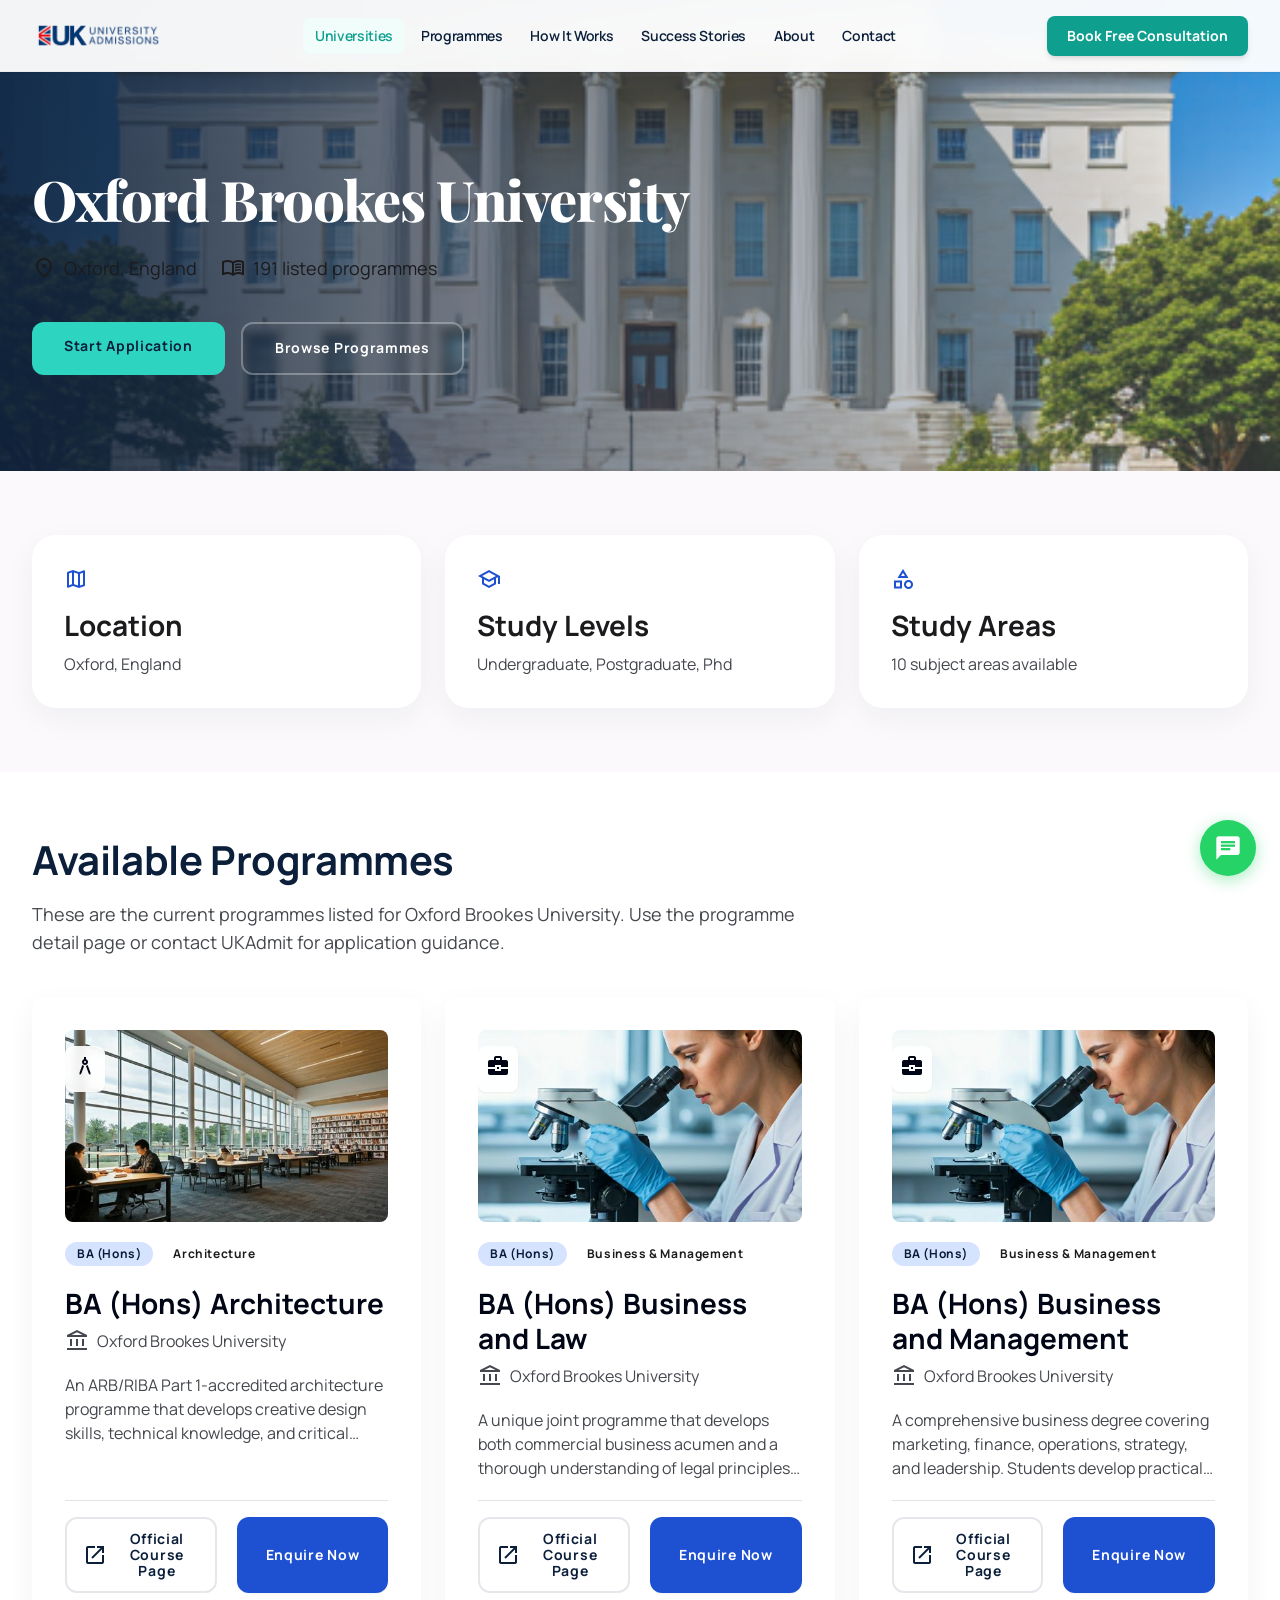
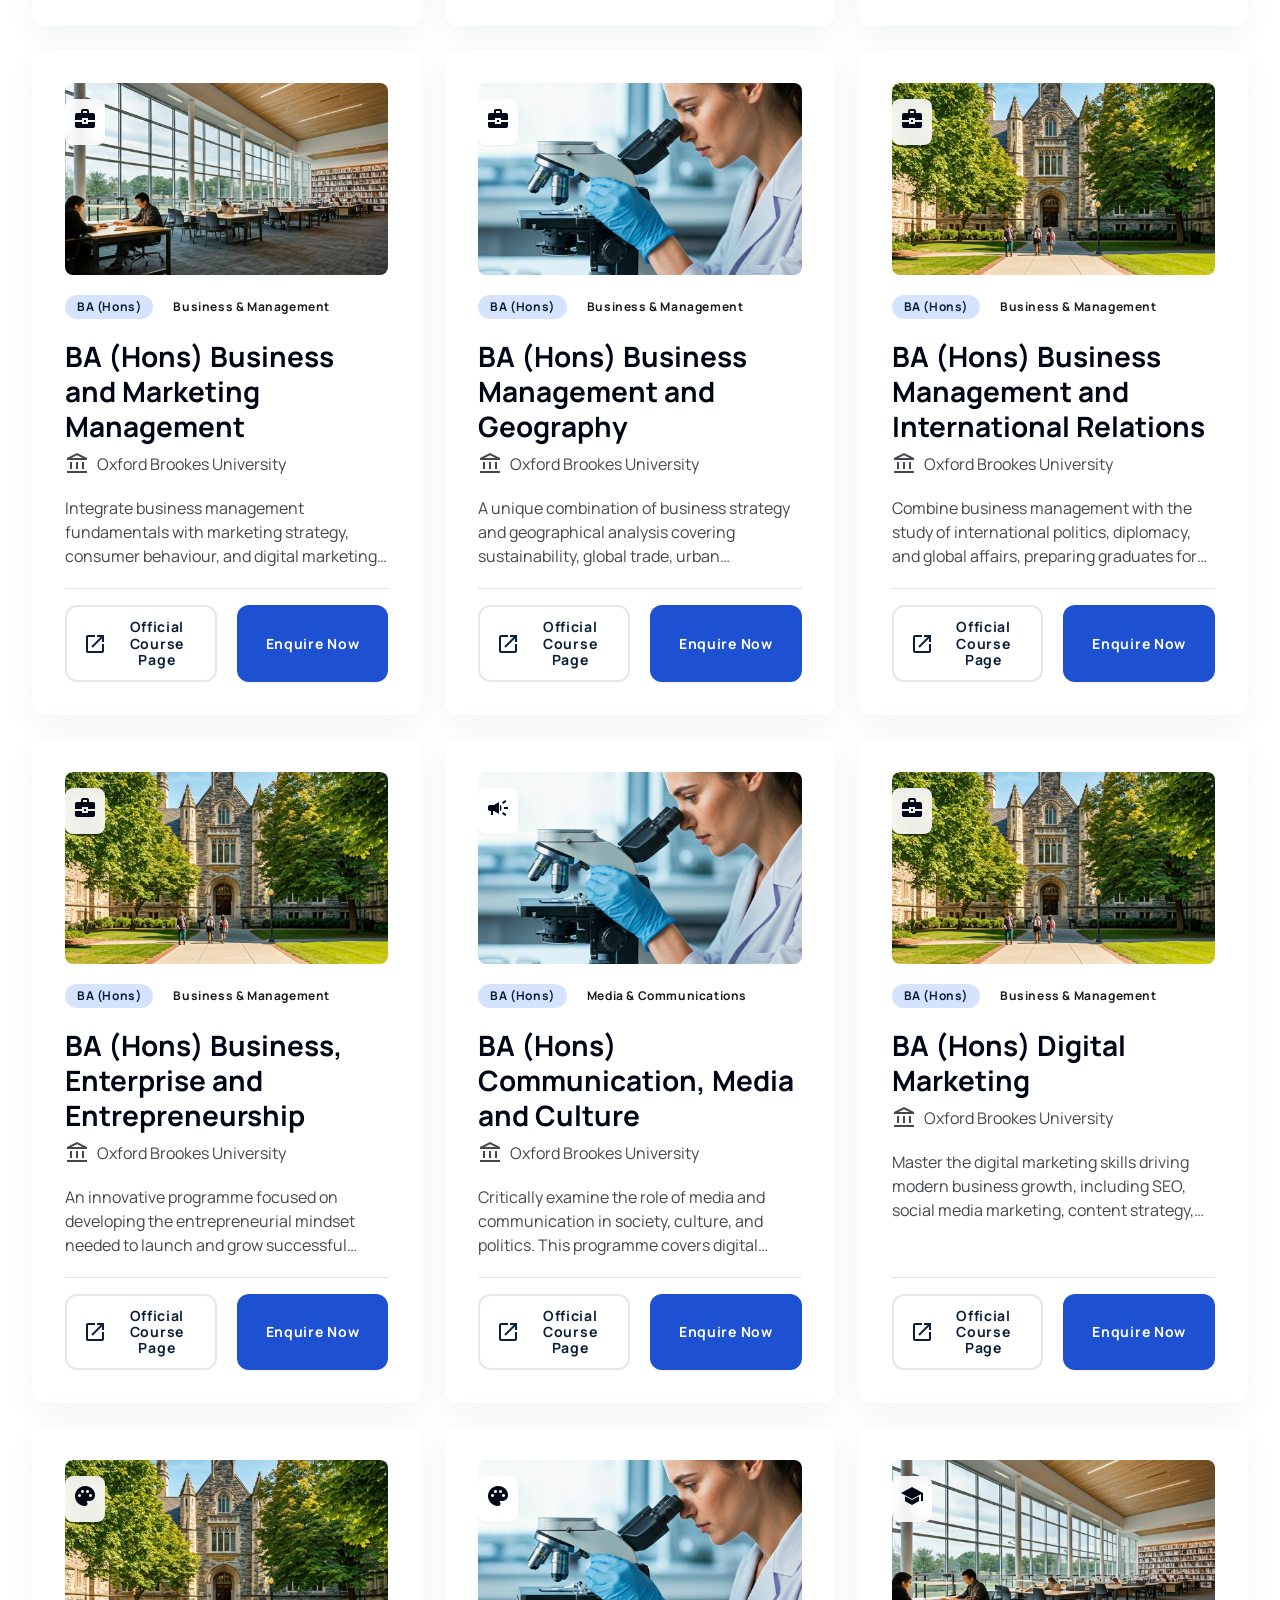
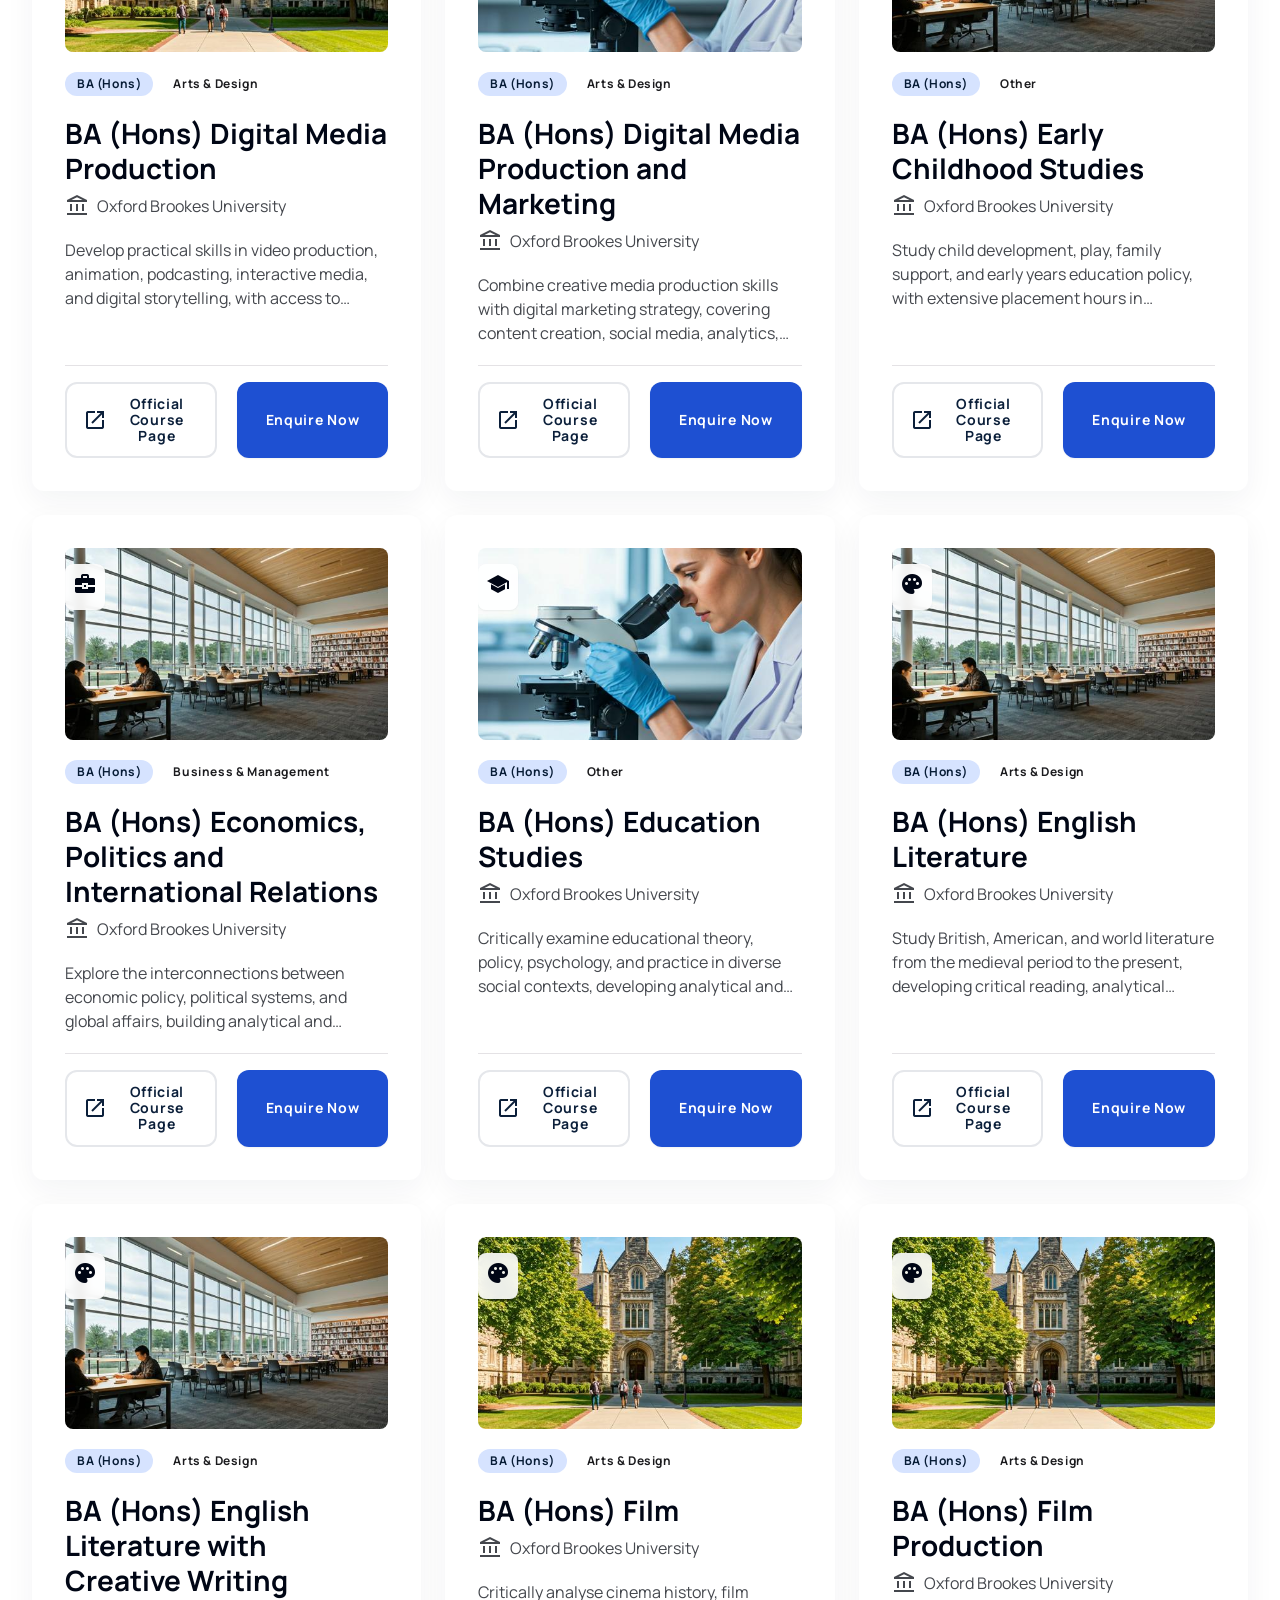
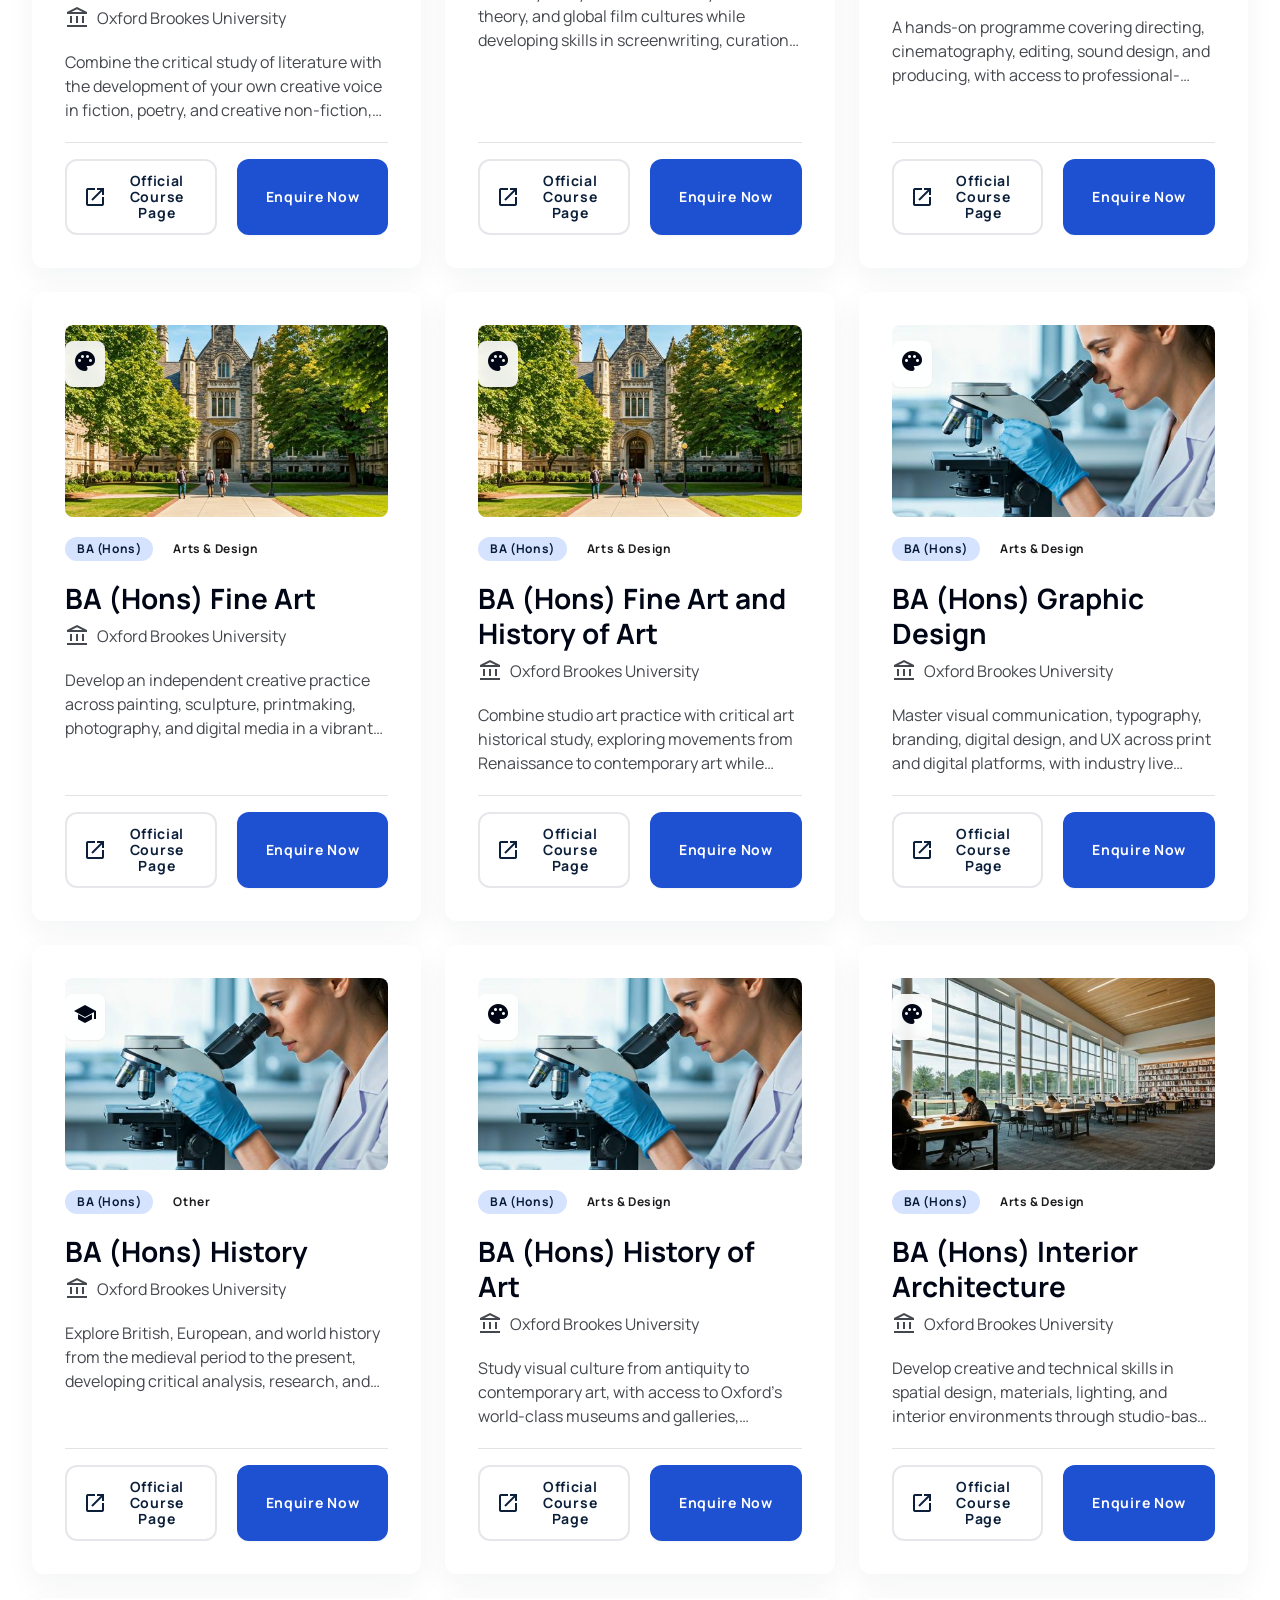
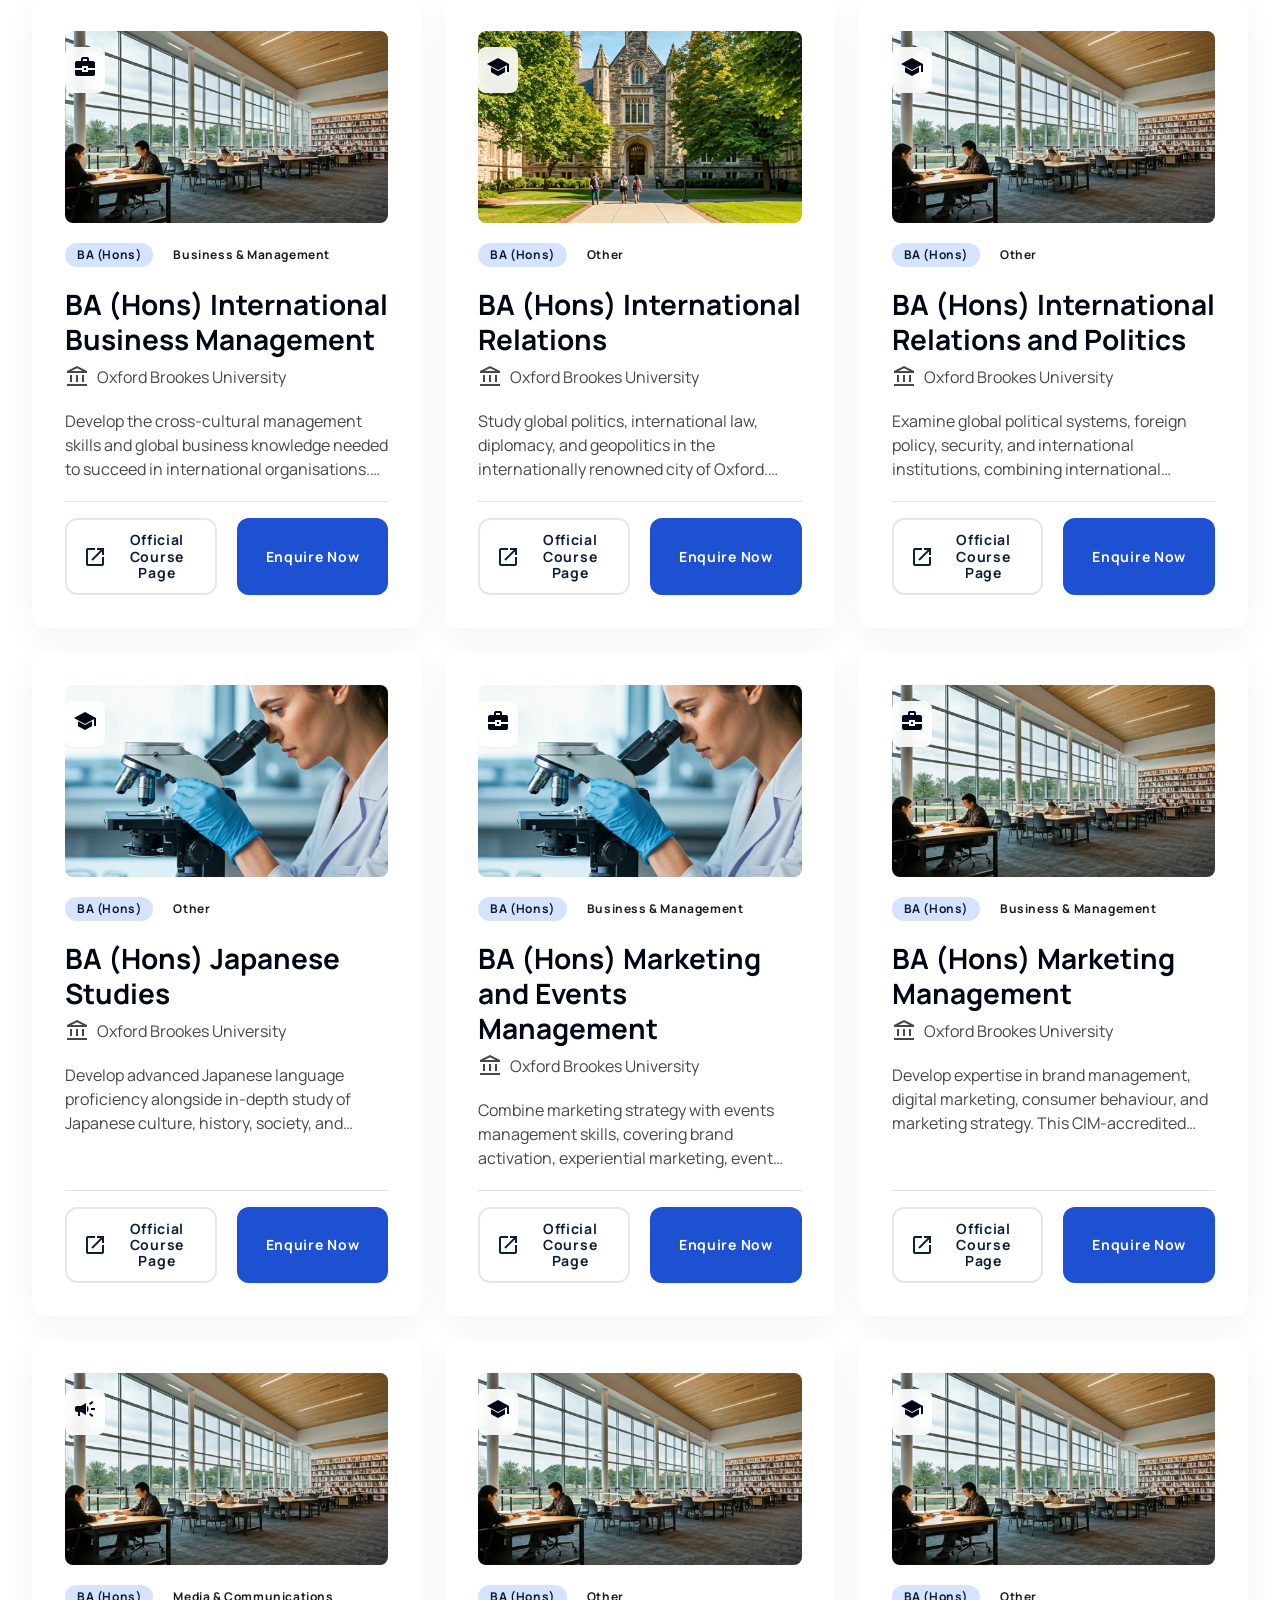
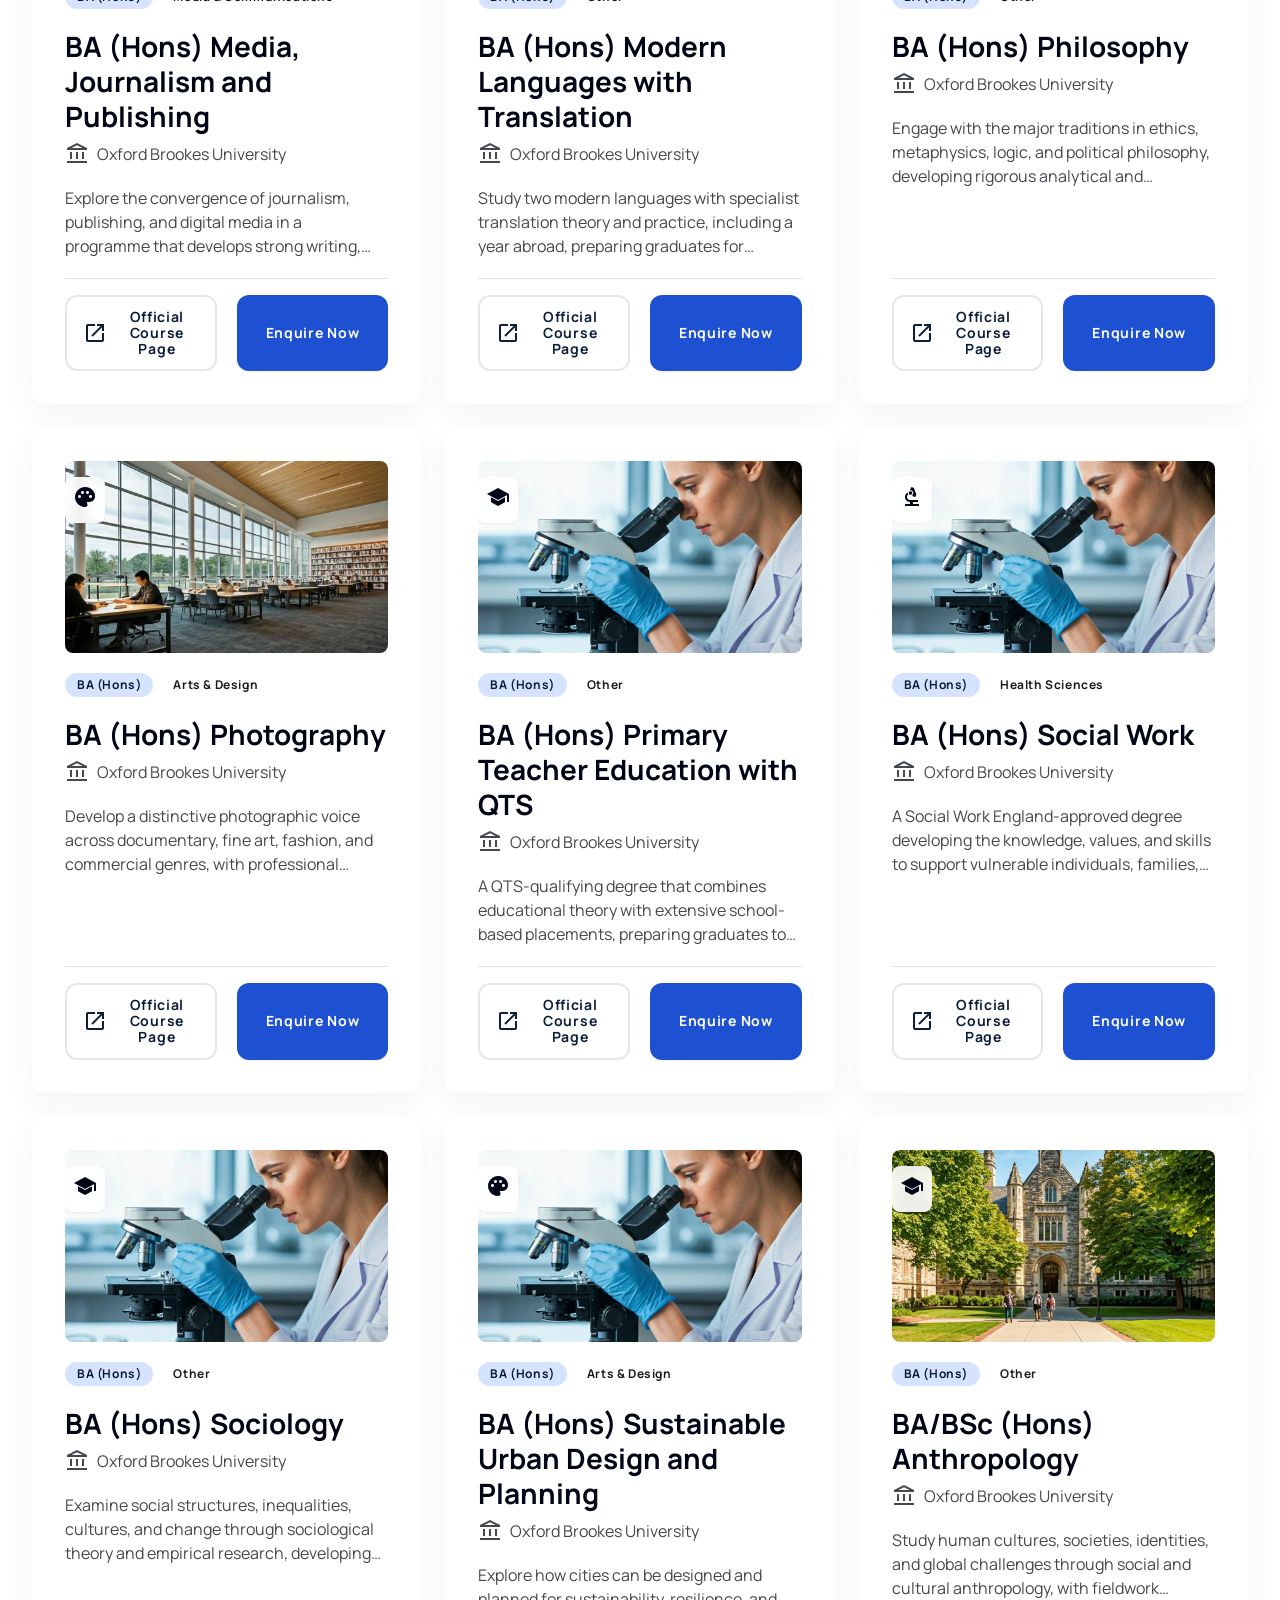
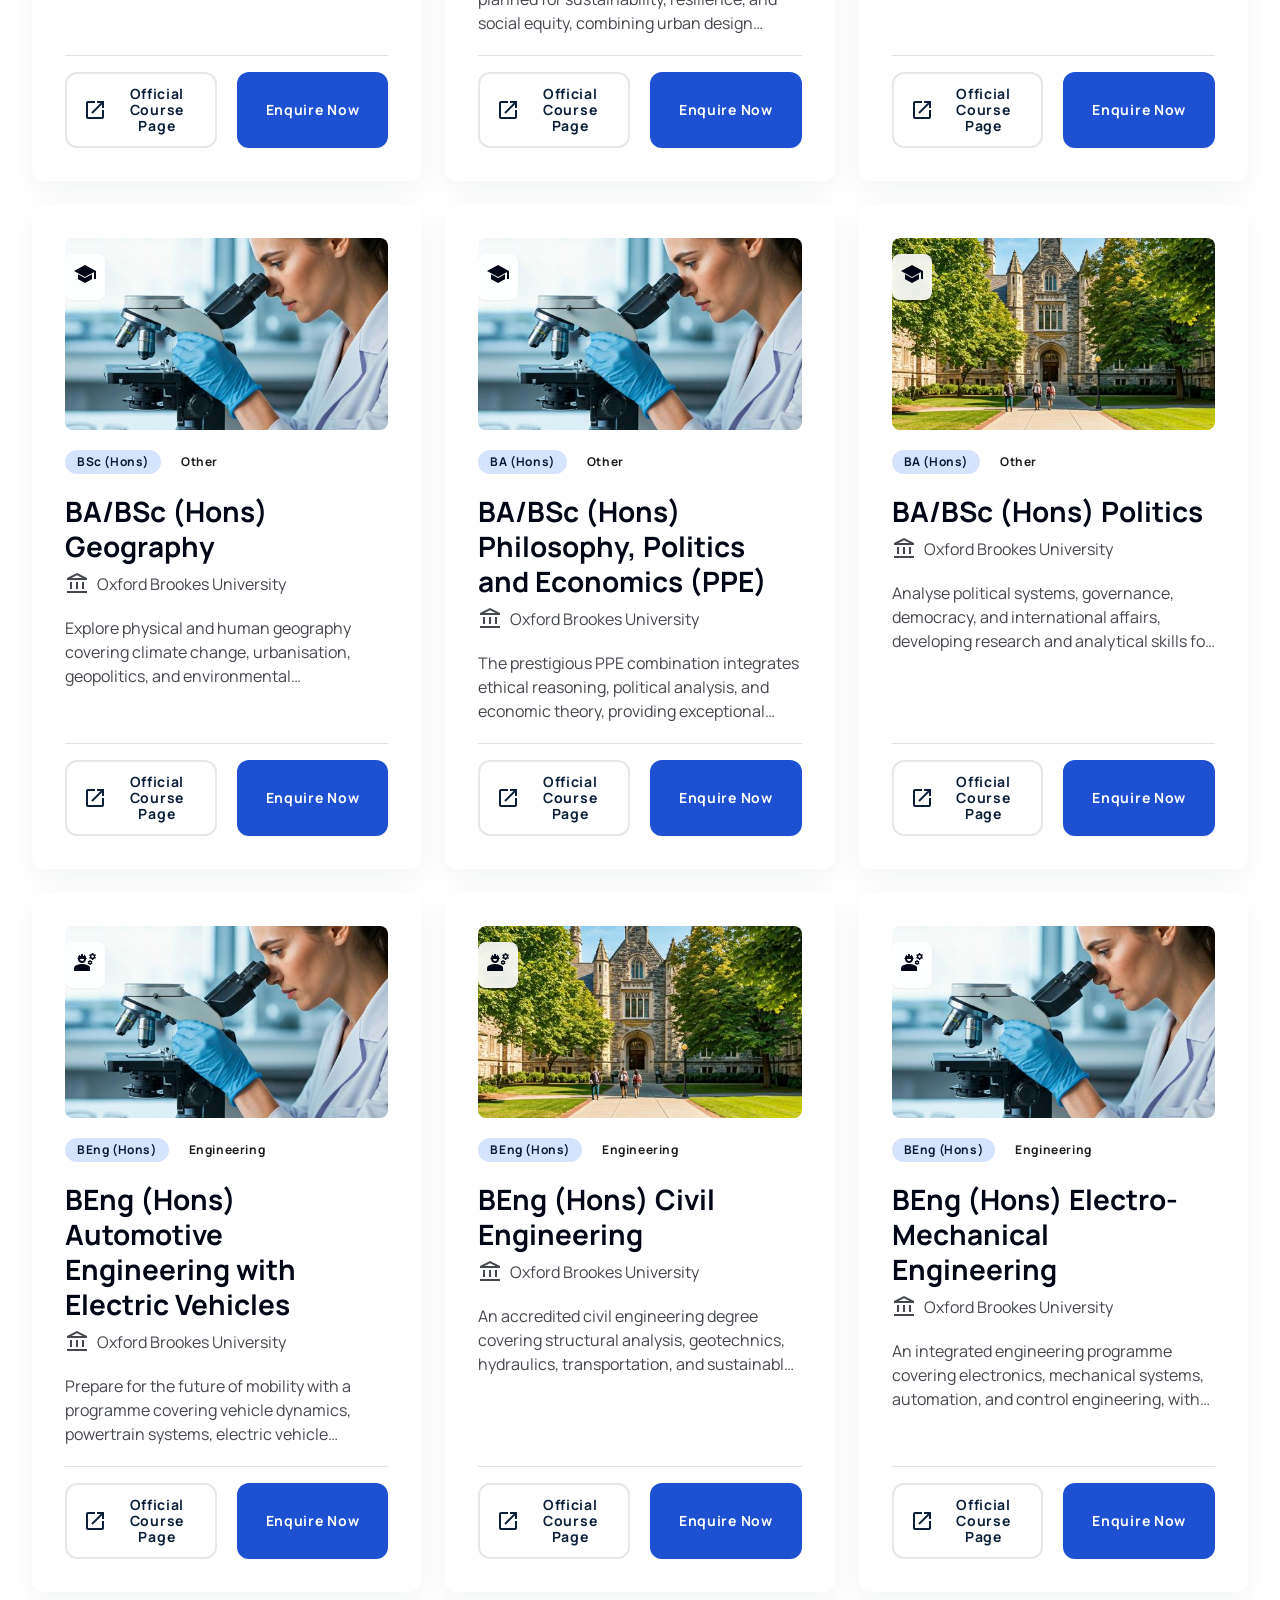
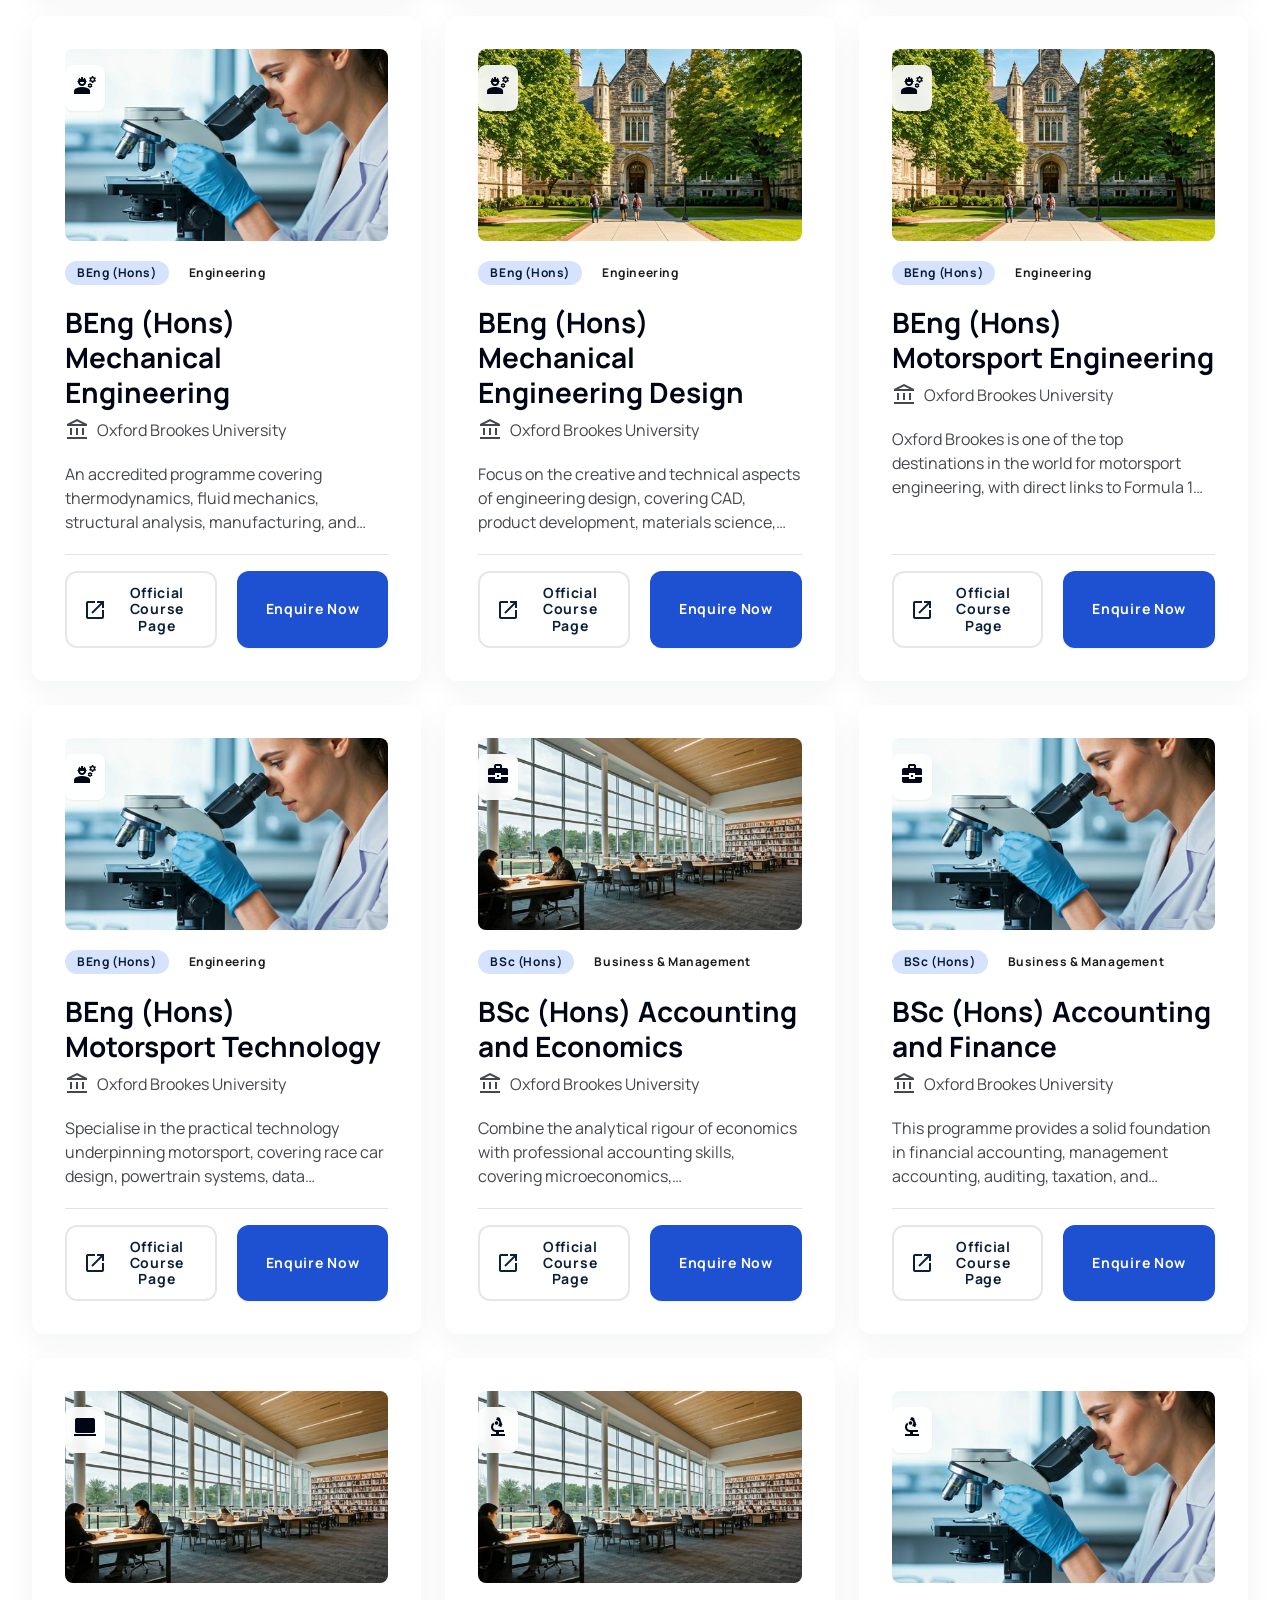
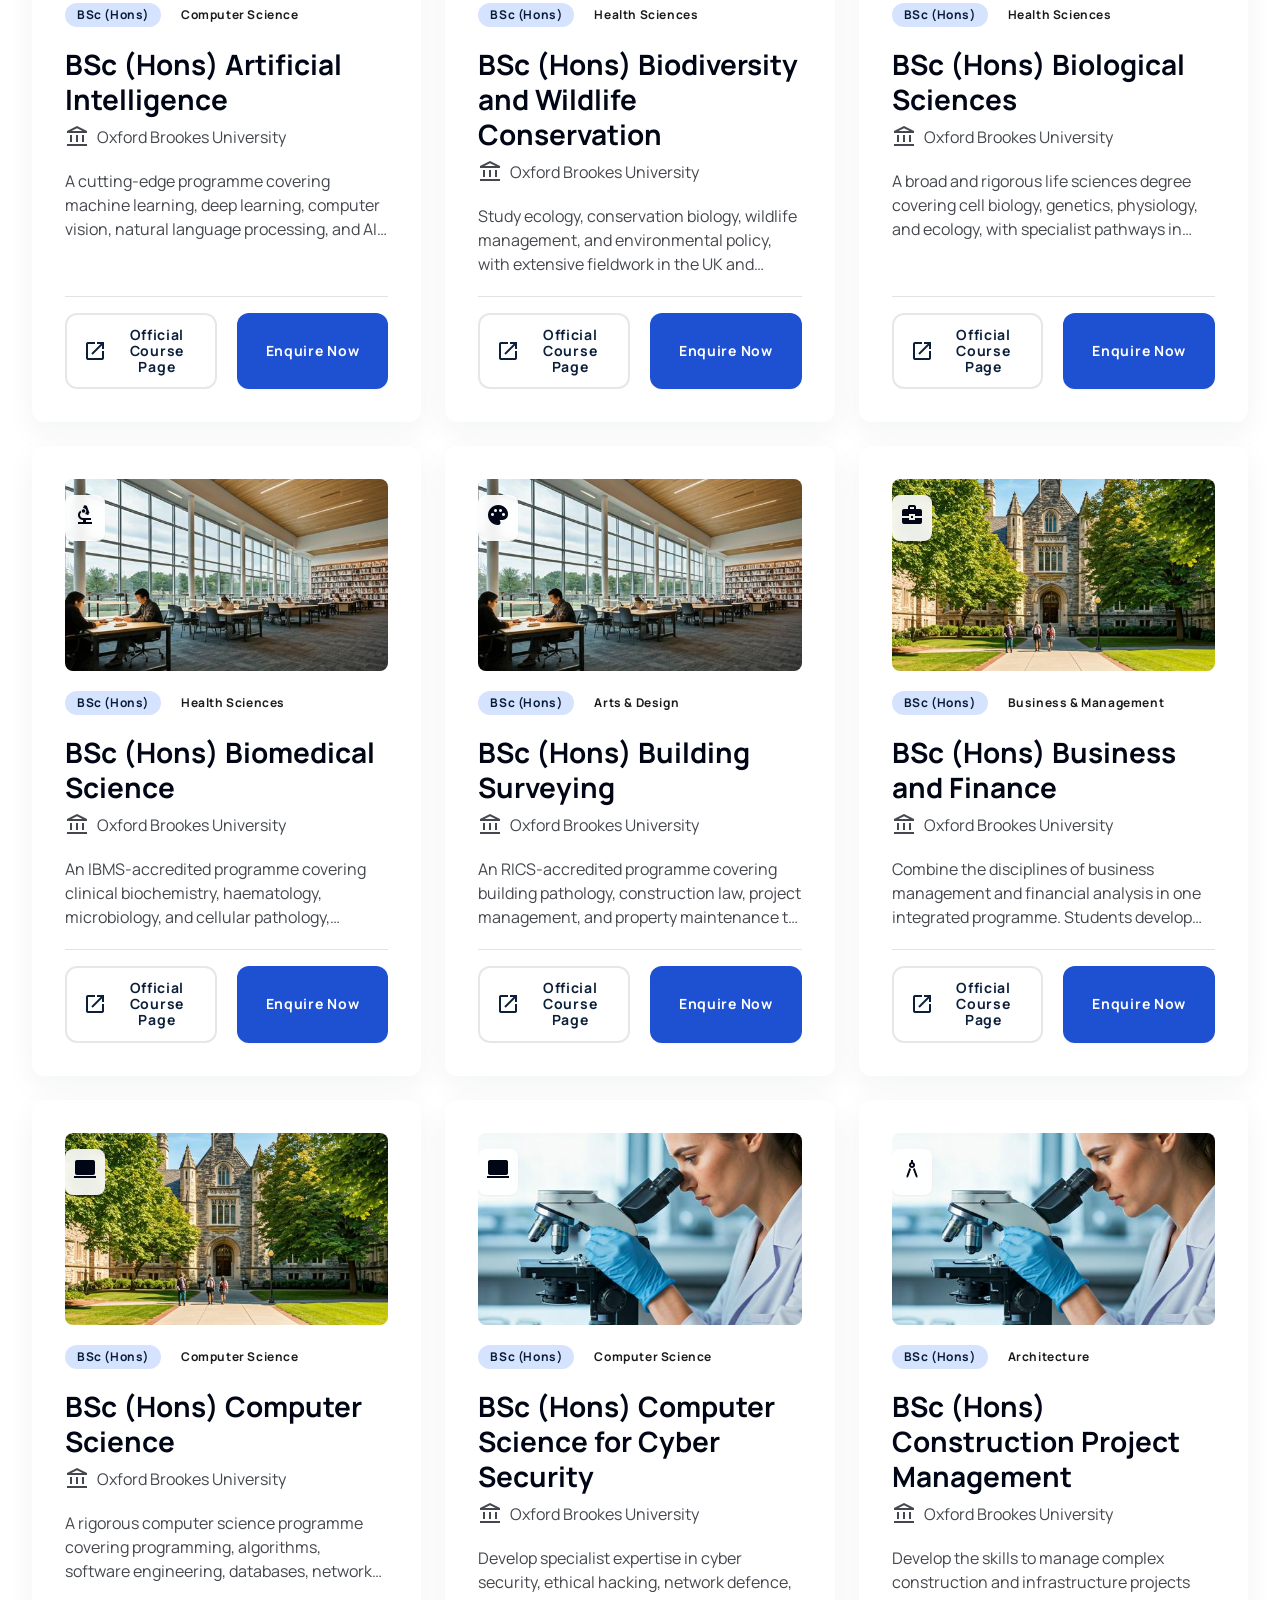
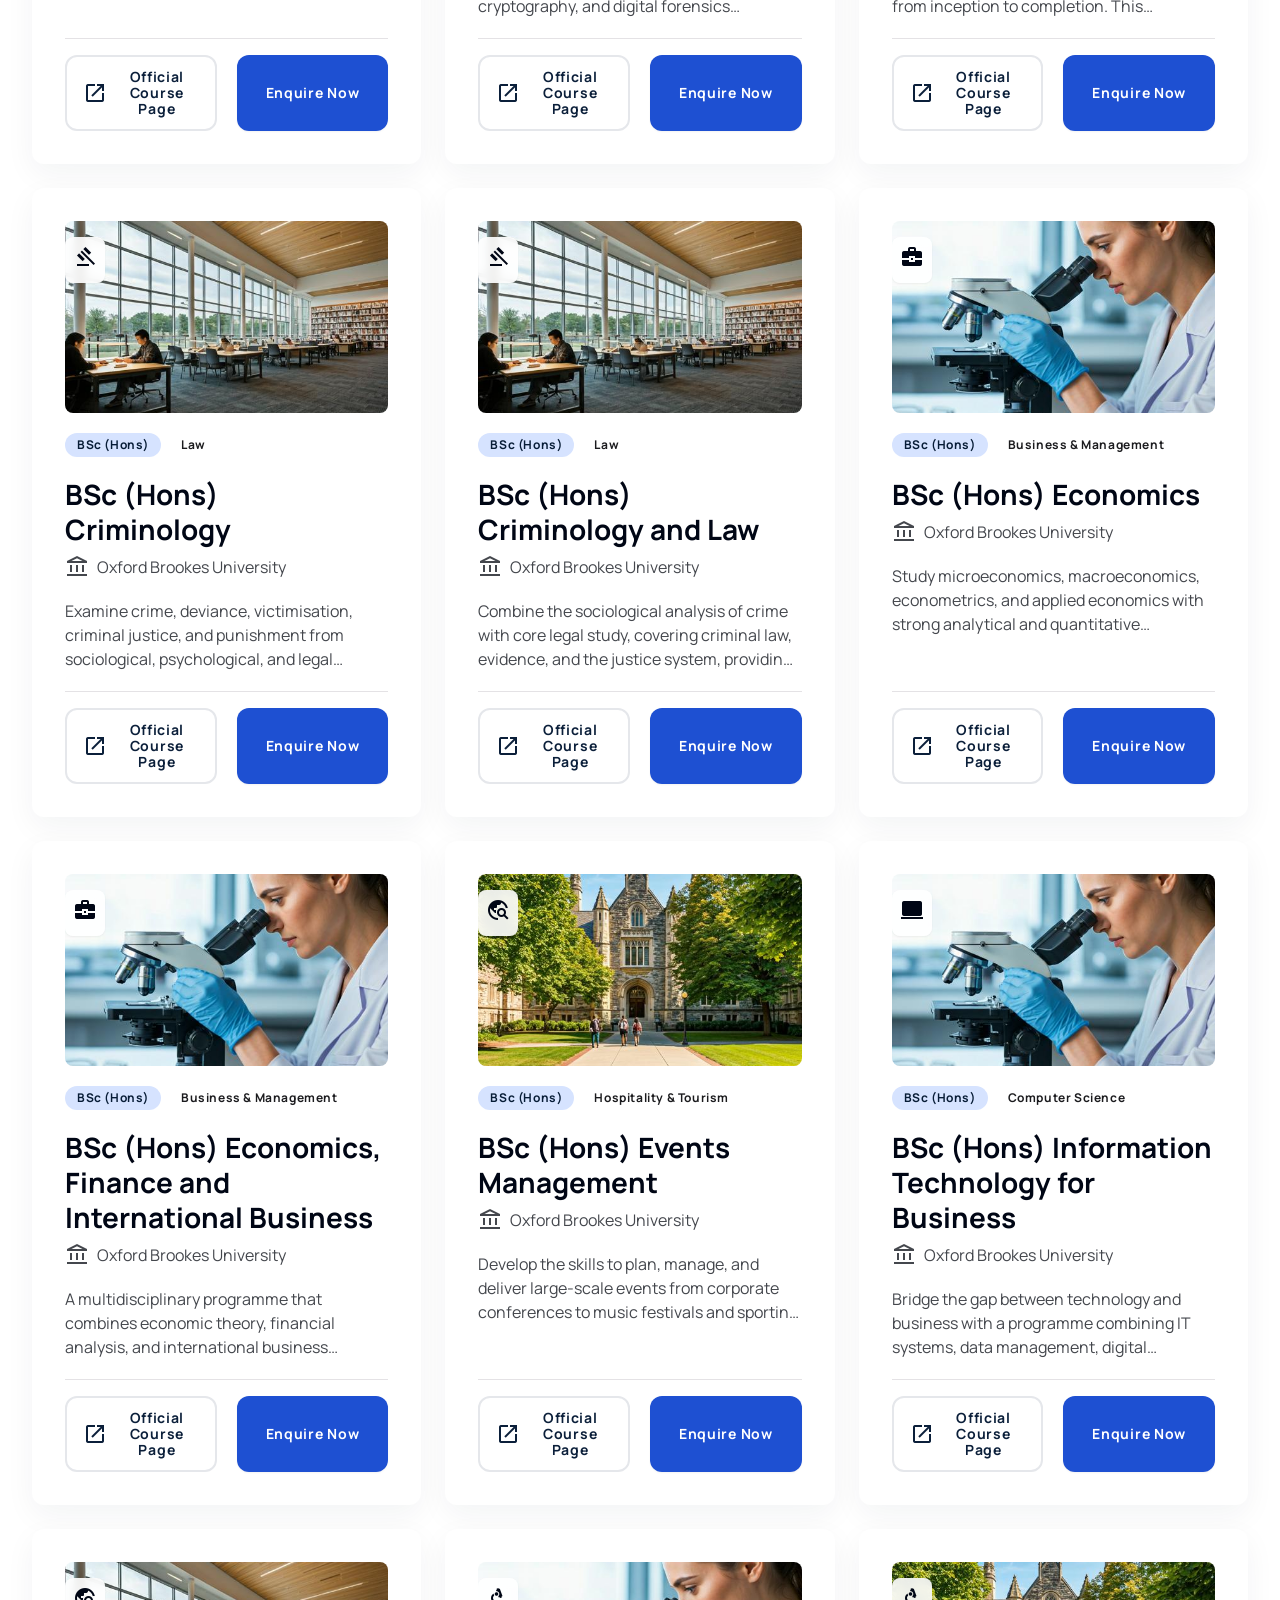
<file: university-coventry.html>
﻿<!DOCTYPE html>

<html lang="en"><head>
<!-- Google tag (gtag.js) -->
<script async src="https://www.googletagmanager.com/gtag/js?id=G-LH1W7YLXJ2"></script>
<script>
  window.dataLayer = window.dataLayer || [];
  function gtag(){dataLayer.push(arguments);}
  gtag('js', new Date());

  gtag('config', 'G-LH1W7YLXJ2');
</script>
<meta charset="utf-8"/>
<meta content="width=device-width, initial-scale=1.0" name="viewport"/>
<title>Coventry University | UK Uni Admissions Sri Lanka</title>
<meta name="description" content="Explore Coventry University programmes and apply from Sri Lanka with free guidance from UK Uni Admissions."/>
<meta name="keywords" content="Coventry University Sri Lanka, study at Coventry University, Coventry University programmes, Coventry UK admissions Sri Lanka"/>
<meta name="robots" content="index, follow"/>
<meta name="author" content="UK Uni Admissions"/>
<meta name="theme-color" content="#0B1F3A"/>
<link rel="icon" type="image/x-icon" href="/favicon.ico"/>
<link rel="icon" type="image/png" sizes="32x32" href="/assets/favicon-32x32.png"/>
<link rel="icon" type="image/png" sizes="16x16" href="/assets/favicon-16x16.png"/>
<link rel="apple-touch-icon" sizes="180x180" href="/assets/apple-touch-icon.png"/>
<link rel="preconnect" href="https://fonts.googleapis.com"/>
<link rel="preconnect" href="https://fonts.gstatic.com" crossorigin=""/>
<link rel="canonical" href="https://www.ukuniadmissions.com/university-coventry.html"/>
<meta property="og:type" content="website"/>
<meta property="og:site_name" content="UK Uni Admissions"/>
<meta property="og:url" content="https://www.ukuniadmissions.com/university-coventry.html"/>
<meta property="og:title" content="Coventry University Programmes for Sri Lankan Students"/>
<meta property="og:description" content="Explore Coventry University programmes and apply from Sri Lanka with free guidance."/>
<meta property="og:image" content="https://www.ukuniadmissions.com/assets/og-image.jpg"/>
<meta property="og:image:width" content="1200"/>
<meta property="og:image:height" content="630"/>
<meta property="og:image:alt" content="UK Uni Admissions - Study in the UK from Sri Lanka"/>
<meta property="og:locale" content="en_GB"/>
<meta name="twitter:card" content="summary_large_image"/>
<meta name="twitter:title" content="Coventry University | UK Uni Admissions"/>
<meta name="twitter:description" content="Explore Coventry University programmes with free application guidance from Sri Lanka."/>
<meta name="twitter:image" content="https://www.ukuniadmissions.com/assets/og-image.jpg"/>
<meta name="twitter:image:alt" content="UK Uni Admissions - Study in the UK"/>
<script type="application/ld+json">
{
  "@context": "https://schema.org",
  "@type": "BreadcrumbList",
  "itemListElement": [
    {
      "@type": "ListItem",
      "position": 1,
      "name": "Home",
      "item": "https://ukuniadmissions.com/"
    },
    {
      "@type": "ListItem",
      "position": 2,
      "name": "Coventry University",
      "item": "https://ukuniadmissions.com/university-coventry.html"
    }
  ]
}
</script>
<link rel="stylesheet" href="tailwind.css" integrity="sha384-SohHQBbkyCgaPa59dKF78HrX7Nd+NXsWvFKi3QMbgnPdQVjsXGtsgRasOMXV9efP" crossorigin="anonymous"/><link href="mobile.css" rel="stylesheet"/>
<link rel="preload" href="https://fonts.googleapis.com/css2?family=Material+Symbols+Outlined:wght,FILL@100..700,0..1&display=swap" as="style" onload="this.onload=null;this.rel='stylesheet'"/>
<noscript><link href="https://fonts.googleapis.com/css2?family=Material+Symbols+Outlined:wght,FILL@100..700,0..1&display=swap" rel="stylesheet"/></noscript>
<link rel="preload" href="https://fonts.googleapis.com/css2?family=Manrope:wght@400;500;600;700;800&display=swap" as="style" onload="this.onload=null;this.rel='stylesheet'"/>
<noscript><link href="https://fonts.googleapis.com/css2?family=Manrope:wght@400;500;600;700;800&display=swap" rel="stylesheet"/></noscript>
<link rel="preload" href="https://fonts.googleapis.com/css2?family=Material+Symbols+Outlined:wght,FILL@100..700,0..1&display=swap" as="style" onload="this.onload=null;this.rel='stylesheet'"/>
<noscript><link href="https://fonts.googleapis.com/css2?family=Material+Symbols+Outlined:wght,FILL@100..700,0..1&display=swap" rel="stylesheet"/></noscript>
</head>
<body class="bg-background text-on-background antialiased font-body-md text-body-md">
<a href="#main-content" class="sr-only focus:not-sr-only focus:absolute focus:top-4 focus:left-4 focus:z-[9999] focus:bg-secondary focus:text-white focus:px-4 focus:py-2 focus:rounded-lg focus:font-label-bold focus:text-sm" id="skip-to-main">Skip to main content</a>
<nav class="fixed top-0 w-full z-50 bg-white/95 backdrop-blur-md border-b border-slate-200/50 shadow-sm h-[72px]" style="font-family:Manrope,sans-serif;">
  <div class="flex justify-between items-center h-full px-4 sm:px-8 max-w-7xl mx-auto">
    <a href="index.html" class="flex items-center shrink-0" aria-label="UK Uni Admissions home">
      <img loading="lazy" src="assets/ukuni-admissions-logo.png" alt="UK Uni Admissions" class="h-10 sm:h-11 w-auto object-contain"/>
    </a>
    <div class="hidden lg:flex items-center gap-1 text-sm font-semibold tracking-tight" role="navigation" aria-label="Primary navigation">
      <a href="universities.html" class="text-[#0F9F8F] bg-teal-50 px-3 py-2 rounded-lg hover:text-[#0F9F8F] transition-colors">Universities</a>
      <a href="programmes.html" class="text-[#0B1F3A] px-3 py-2 rounded-lg hover:bg-slate-50 hover:text-[#0F9F8F] transition-colors">Programmes</a>
      <a href="how-it-works.html" class="text-[#0B1F3A] px-3 py-2 rounded-lg hover:bg-slate-50 hover:text-[#0F9F8F] transition-colors">How It Works</a>
      <a href="success-stories.html" class="text-[#0B1F3A] px-3 py-2 rounded-lg hover:bg-slate-50 hover:text-[#0F9F8F] transition-colors">Success Stories</a>
      <a href="about.html" class="text-[#0B1F3A] px-3 py-2 rounded-lg hover:bg-slate-50 hover:text-[#0F9F8F] transition-colors">About</a>
      <a href="contact.html" class="text-[#0B1F3A] px-3 py-2 rounded-lg hover:bg-slate-50 hover:text-[#0F9F8F] transition-colors">Contact</a>
    </div>
    <a href="contact.html" class="hidden lg:flex shrink-0 items-center justify-center bg-[#0F9F8F] text-white px-5 py-2.5 rounded-lg text-sm font-bold hover:bg-[#0d8a7c] transition-all duration-300 active:scale-95 shadow-md">
      Book Free Consultation
    </a>
    <!-- Mobile menu button (decorative) -->
    <button class="lg:hidden text-[#0B1F3A] p-2 min-w-[44px] min-h-[44px] flex items-center justify-center rounded-lg hover:bg-slate-100 transition-colors" aria-label="Toggle navigation menu" aria-expanded="false" aria-controls="mobile-menu" onclick="var m=document.getElementById('mobile-menu');var open=!m.classList.contains('hidden');m.classList.toggle('hidden');this.setAttribute('aria-expanded',String(!open));">
      <span class="material-symbols-outlined text-3xl">menu</span>
    </button>
  </div>
  <!-- Mobile Menu -->
  <div id="mobile-menu" class="hidden lg:hidden bg-white border-t border-slate-100 px-6 py-4 space-y-1 shadow-lg" style="font-family:Manrope,sans-serif;">
    <a href="universities.html" class="block rounded-lg px-3 py-2 text-sm font-semibold text-[#0B1F3A] hover:bg-slate-50 hover:text-[#0F9F8F]">Universities</a>
    <a href="programmes.html" class="block rounded-lg px-3 py-2 text-sm font-semibold text-[#0B1F3A] hover:bg-slate-50 hover:text-[#0F9F8F]">Programmes</a>
    <a href="how-it-works.html" class="block rounded-lg px-3 py-2 text-sm font-semibold text-[#0B1F3A] hover:bg-slate-50 hover:text-[#0F9F8F]">How It Works</a>
    <a href="success-stories.html" class="block rounded-lg px-3 py-2 text-sm font-semibold text-[#0B1F3A] hover:bg-slate-50 hover:text-[#0F9F8F]">Success Stories</a>
    <a href="about.html" class="block rounded-lg px-3 py-2 text-sm font-semibold text-[#0B1F3A] hover:bg-slate-50 hover:text-[#0F9F8F]">About</a>
    <a href="contact.html" class="block rounded-lg px-3 py-2 text-sm font-semibold text-[#0B1F3A] hover:bg-slate-50 hover:text-[#0F9F8F]">Contact</a>
    <a href="https://wa.me/94777363079"
       target="_blank"
       rel="noopener noreferrer"
       class="flex items-center gap-2 rounded-lg px-3 py-2 text-sm font-semibold text-[#25D366] hover:bg-slate-50">
      <span class="material-symbols-outlined text-base" style="color:#25D366;">chat</span>
      WhatsApp Us
    </a>
    <a href="contact.html" class="block mt-3 bg-[#0F9F8F] text-white text-center py-3 rounded-lg text-sm font-bold">Book Free Consultation</a>
  </div>
</nav>
<div style="padding-top:72px"></div>
<!-- TopAppBar -->

<!-- Main Content -->
<main id="main-content" class="pt-20">
<!-- Hero Section -->
<section class="relative min-h-[716px] flex items-center bg-surface-container-low overflow-hidden">
<div class="absolute inset-0 z-0">
<img loading="lazy" alt="aerial view of Coventry University campus buildings with lush green trees and clear blue sky during a sunny day" class="w-full h-full object-cover opacity-80 mix-blend-overlay" data-alt="aerial view of Coventry University campus buildings with lush green trees and clear blue sky during a sunny day" src="assets/universities/coventry-campus-aerial.jpg"/>
<div class="absolute inset-0 bg-gradient-to-r from-primary-container/90 via-primary-container/70 to-transparent"></div>
</div>
<div class="relative z-10 max-w-7xl mx-auto px-8 w-full py-section-gap">
<div class="max-w-3xl">
<h1 class="font-display-lg text-display-lg text-on-primary mb-6">Coventry University</h1>
<div class="flex items-center gap-6 mb-10 text-on-primary/80">
<div class="flex items-center gap-2">
<span class="material-symbols-outlined">location_on</span>
<span class="font-body-lg text-body-lg">Coventry, West Midlands, UK</span>
</div>
<div class="flex items-center gap-2">
<span class="material-symbols-outlined">public</span>
<span class="font-body-lg text-body-lg">Global Top 500</span>
</div>
</div>
<div class="flex gap-4">
<button class="bg-teal-400 text-primary-container font-label-bold text-label-bold px-8 py-4 rounded-xl hover:bg-teal-300 transition-colors">
                            Start Application
                        </button>
<button class="border-2 border-white/30 text-on-primary font-label-bold text-label-bold px-8 py-4 rounded-xl hover:bg-white/10 transition-colors backdrop-blur-sm">
                            Download Brochure
                        </button>
</div>
</div>
</div>
</section>
<!-- Key Facts Grid (Bento) -->
<section class="py-section-gap bg-background">
<div class="max-w-7xl mx-auto px-8">
<div class="grid grid-cols-1 md:grid-cols-4 gap-6">
<!-- Location Card -->
<div class="col-span-1 md:col-span-2 bg-surface-container-lowest rounded-[24px] p-10 shadow-[0px_10px_30px_rgba(11,31,58,0.05)] hover:shadow-[0px_20px_40px_rgba(11,31,58,0.08)] hover:-translate-y-1 transition-all border border-transparent hover:border-secondary duration-300">
<div class="w-12 h-12 bg-primary-fixed rounded-xl flex items-center justify-center mb-6">
<span class="material-symbols-outlined text-primary-container" style="font-variation-settings: 'FILL' 1;">map</span>
</div>
<h3 class="font-headline-md text-headline-md text-on-surface mb-2">Location</h3>
<p class="font-body-md text-body-md text-on-surface-variant mb-6">City Centre Campus, Coventry. Excellent transport links to London and Birmingham.</p>
<div class="h-32 rounded-lg bg-surface-container overflow-hidden">
<img loading="lazy" alt="stylized map of coventry city centre highlighting the university area in minimal corporate style" class="w-full h-full object-cover" data-alt="stylized map of coventry city centre highlighting the university area in minimal corporate style" src="assets/universities/coventry-map.jpg"/>
</div>
</div>
<!-- Levels Card -->
<div class="col-span-1 bg-surface-container-lowest rounded-[24px] p-10 shadow-[0px_10px_30px_rgba(11,31,58,0.05)] hover:shadow-[0px_20px_40px_rgba(11,31,58,0.08)] hover:-translate-y-1 transition-all border border-transparent hover:border-secondary duration-300">
<div class="w-12 h-12 bg-secondary-fixed rounded-xl flex items-center justify-center mb-6">
<span class="material-symbols-outlined text-on-secondary-fixed" style="font-variation-settings: 'FILL' 1;">school</span>
</div>
<h3 class="font-headline-md text-headline-md text-on-surface mb-4">Study Levels</h3>
<ul class="space-y-3">
<li class="flex items-center gap-2 text-on-surface-variant font-body-md text-body-md">
<span class="material-symbols-outlined text-teal-500 text-sm">check_circle</span>
                                Undergraduate
                            </li>
<li class="flex items-center gap-2 text-on-surface-variant font-body-md text-body-md">
<span class="material-symbols-outlined text-teal-500 text-sm">check_circle</span>
                                Postgraduate
                            </li>
<li class="flex items-center gap-2 text-on-surface-variant font-body-md text-body-md">
<span class="material-symbols-outlined text-teal-500 text-sm">check_circle</span>
                                Foundation
                            </li>
<li class="flex items-center gap-2 text-on-surface-variant font-body-md text-body-md">
<span class="material-symbols-outlined text-teal-500 text-sm">check_circle</span>
                                Pre-Sessional English
                            </li>
</ul>
</div>
<!-- Intake Card -->
<div class="col-span-1 bg-surface-container-lowest rounded-[24px] p-10 shadow-[0px_10px_30px_rgba(11,31,58,0.05)] hover:shadow-[0px_20px_40px_rgba(11,31,58,0.08)] hover:-translate-y-1 transition-all border border-transparent hover:border-secondary duration-300">
<div class="w-12 h-12 bg-tertiary-fixed rounded-xl flex items-center justify-center mb-6">
<span class="material-symbols-outlined text-on-tertiary-fixed" style="font-variation-settings: 'FILL' 1;">calendar_month</span>
</div>
<h3 class="font-headline-md text-headline-md text-on-surface mb-4">Intake Months</h3>
<div class="flex flex-wrap gap-2">
<span class="px-4 py-2 bg-surface-container rounded-full font-label-bold text-label-bold text-on-surface">September</span>
<span class="px-4 py-2 bg-surface-container rounded-full font-label-bold text-label-bold text-on-surface">January</span>
<span class="px-4 py-2 bg-surface-container rounded-full font-label-bold text-label-bold text-on-surface">May</span>
</div>
</div>
</div>
</div>
</section>
<!-- University Overview -->
<section class="py-section-gap bg-surface-container-lowest">
<div class="max-w-7xl mx-auto px-8">
<div class="grid grid-cols-1 lg:grid-cols-2 gap-16 items-center">
<div>
<h2 class="font-headline-lg text-headline-lg text-primary-container mb-6">Pioneering Modern Education</h2>
<p class="font-body-lg text-body-lg text-on-surface-variant mb-6">
                            Coventry University is a forward-looking, modern university with a proud tradition as a provider of high quality education and a focus on applied research. Students benefit from state-of-the-art equipment and facilities in all academic disciplines including health, design and engineering laboratories, performing arts studios and computing centres.
                        </p>
<p class="font-body-lg text-body-lg text-on-surface-variant mb-8">
                            We have been chosen to host three national Centres of Excellence in Teaching and Learning which has enabled us to invest substantial sums of money in health, design and mathematics.
                        </p>
<div class="flex flex-wrap gap-4">
<div class="p-4 bg-surface-container rounded-xl flex-1 text-center">
<div class="font-headline-lg text-headline-lg text-secondary mb-1">97%</div>
<div class="font-body-md text-body-md text-on-surface-variant">Employability Rate</div>
</div>
</div>
<div class="mt-10 pt-8 border-t border-slate-100">
<h3 class="font-headline-md text-lg text-primary-container mb-6 font-body-md font-bold">By The Numbers</h3>
<div class="space-y-6" id="coventry-stats">
<div>
<div class="flex justify-between items-end mb-2 gap-4">
<span class="text-sm font-semibold text-on-surface-variant font-body-md">Graduate Employment Rate</span>
<span class="text-3xl font-bold text-[#0F9F8F] font-body-md leading-none">97%</span>
</div>
<div class="h-2 bg-teal-50 rounded-full overflow-hidden">
<div class="h-full bg-[#0F9F8F] rounded-full stat-bar-fill" style="--target-width: 97%;"></div>
</div>
<p class="text-slate-400 text-xs mt-1 font-body-md">Within 15 months of graduating. Source pending verification before publication.</p>
</div>
<div>
<div class="flex justify-between items-end mb-2 gap-4">
<span class="text-sm font-semibold text-on-surface-variant font-body-md">Student Satisfaction</span>
<span class="text-3xl font-bold text-[#1e50d2] font-body-md leading-none">83%</span>
</div>
<div class="h-2 bg-blue-50 rounded-full overflow-hidden">
<div class="h-full bg-[#1e50d2] rounded-full stat-bar-fill" style="--target-width: 83%;"></div>
</div>
<p class="text-slate-400 text-xs mt-1 font-body-md">National Student Survey source pending verification before publication.</p>
</div>
<div>
<div class="flex justify-between items-end mb-2 gap-4">
<span class="text-sm font-semibold text-on-surface-variant font-body-md">International Students</span>
<span class="text-3xl font-bold text-[#0B1F3A] font-body-md leading-none">35%</span>
</div>
<div class="h-2 bg-slate-100 rounded-full overflow-hidden">
<div class="h-full bg-[#0B1F3A] rounded-full stat-bar-fill" style="--target-width: 35%;"></div>
</div>
<p class="text-slate-400 text-xs mt-1 font-body-md">Total student body source pending verification before publication.</p>
</div>
</div>
</div>
<div class="mt-8 pt-6 border-t border-slate-100">
<h3 class="font-headline-md text-base text-primary-container mb-4 font-body-md font-bold">Popular Subject Areas</h3>
<div class="flex flex-wrap gap-2">
<span class="px-4 py-2 bg-teal-50 text-[#0F9F8F] text-sm font-semibold rounded-full font-body-md border border-teal-200">Business &amp; Management</span>
<span class="px-4 py-2 bg-teal-50 text-[#0F9F8F] text-sm font-semibold rounded-full font-body-md border border-teal-200">Engineering</span>
<span class="px-4 py-2 bg-teal-50 text-[#0F9F8F] text-sm font-semibold rounded-full font-body-md border border-teal-200">Computer Science</span>
<span class="px-4 py-2 bg-teal-50 text-[#0F9F8F] text-sm font-semibold rounded-full font-body-md border border-teal-200">Design &amp; Creative Arts</span>
<span class="px-4 py-2 bg-teal-50 text-[#0F9F8F] text-sm font-semibold rounded-full font-body-md border border-teal-200">Health Sciences</span>
<span class="px-4 py-2 bg-teal-50 text-[#0F9F8F] text-sm font-semibold rounded-full font-body-md border border-teal-200">Law</span>
</div>
</div>
</div>
<div class="relative">
<div class="absolute -inset-4 bg-secondary-fixed rounded-[32px] transform rotate-3 opacity-50"></div>
<img loading="lazy" alt="modern university library interior with students studying at sleek wooden desks under bright natural light" class="relative rounded-[24px] shadow-xl w-full h-60 lg:h-[500px] object-cover" data-alt="modern university library interior with students studying at sleek wooden desks under bright natural light" src="assets/universities/coventry-library.jpg"/>
</div>
</div>
</div>
</section>
<!-- Footer -->

</main>
<footer class="bg-[#0B1F3A] w-full py-14 px-8 border-t border-slate-800" style="font-family:Manrope,sans-serif;">
  <div class="grid grid-cols-1 md:grid-cols-4 gap-10 max-w-7xl mx-auto text-slate-300 text-sm">
    <div>
      <a href="index.html" class="inline-flex items-center bg-white rounded-md px-3 py-2 mb-4" aria-label="UK Uni Admissions home">
        <img loading="lazy" src="assets/ukuni-admissions-logo.png" alt="UK Uni Admissions" class="h-9 w-auto object-contain"/>
      </a>
      <p class="text-slate-400 mb-6 leading-relaxed">Expert guidance for Sri Lankan students applying to UK universities.</p>
      <p class="text-xs text-slate-500">&copy; 2026 UK Uni Admissions.</p>
    </div>
    <div>
      <h3 class="text-white font-semibold mb-4 text-base">Quick Links</h3>
      <ul class="space-y-3">
        <li><a href="universities.html" class="text-slate-400 hover:text-[#0F9F8F] transition-colors block">Universities</a></li>
        <li><a href="programmes.html" class="text-slate-400 hover:text-[#0F9F8F] transition-colors block">Programmes</a></li>
        <li><a href="how-it-works.html" class="text-slate-400 hover:text-[#0F9F8F] transition-colors block">How It Works</a></li>
        <li><a href="success-stories.html" class="text-slate-400 hover:text-[#0F9F8F] transition-colors block">Success Stories</a></li>
        <li><a href="about.html" class="text-slate-400 hover:text-[#0F9F8F] transition-colors block">About Us</a></li>
        <li><a href="contact.html" class="text-slate-400 hover:text-[#0F9F8F] transition-colors block">Contact</a></li>
      </ul>
    </div>
    <div>
      <h3 class="text-white font-semibold mb-4 text-base">Popular Programmes</h3>
      <ul class="space-y-3">
        <li><a href="programmes.html?subject=Business%20%26%20Management" class="text-slate-400 hover:text-[#0F9F8F] transition-colors block">Business &amp; Management</a></li>
        <li><a href="programmes.html?subject=Computer%20Science" class="text-slate-400 hover:text-[#0F9F8F] transition-colors block">Computer Science &amp; IT</a></li>
        <li><a href="programmes.html?subject=Engineering" class="text-slate-400 hover:text-[#0F9F8F] transition-colors block">Engineering</a></li>
        <li><a href="programmes.html?subject=Health%20Sciences" class="text-slate-400 hover:text-[#0F9F8F] transition-colors block">Health Sciences</a></li>
      </ul>
    </div>
    <div>
      <h3 class="text-white font-semibold mb-4 text-base">Contact</h3>
      <ul class="space-y-3">
        <li><a href="contact.html" class="text-slate-400 hover:text-[#0F9F8F] transition-colors block flex items-center gap-2"><span class="material-symbols-outlined text-base">call</span> Contact Sri Lanka</a></li>
        <li>
          <a href="https://wa.me/94777363079?text=Hi%2C%20I%20would%20like%20to%20know%20more%20about%20studying%20in%20the%20UK.%20Please%20contact%20me."
             target="_blank"
             rel="noopener noreferrer"
             class="text-slate-400 hover:text-[#0F9F8F] transition-colors flex items-center gap-2">
            <span class="material-symbols-outlined text-base">chat</span> WhatsApp Us
          </a>
          <p class="text-slate-500 text-xs mt-1 ml-6">Under 2 hr response</p>
        </li>
        <li><a href="contact.html" class="text-slate-400 hover:text-[#0F9F8F] transition-colors block">Book a Consultation</a></li>
        <li><a href="#" class="text-slate-400 hover:text-[#0F9F8F] transition-colors block">Privacy Policy</a></li>
        <li><a href="#" class="text-slate-400 hover:text-[#0F9F8F] transition-colors block">Terms of Service</a></li>
      </ul>
    </div>
  </div>
</footer>
<script src="ukadmit-data.js"></script>
<script src="ukadmit-app.js"></script>
<script>
(function() {
  const statsSection = document.getElementById('coventry-stats');
  if (!statsSection) return;

  const bars = statsSection.querySelectorAll('.stat-bar-fill');
  let animated = false;

  const observer = new IntersectionObserver(
    entries => {
      entries.forEach(entry => {
        if (entry.isIntersecting && !animated) {
          animated = true;
          bars.forEach((bar, index) => {
            setTimeout(() => {
              bar.classList.add('animated');
            }, index * 200);
          });
          observer.disconnect();
        }
      });
    },
    { threshold: 0.3 }
  );

  observer.observe(statsSection);
})();
</script>
<!-- WhatsApp Floating Button -->
<style>

  .stat-bar-fill {
    width: 0%;
    transition: width 1.2s cubic-bezier(0.4, 0, 0.2, 1);
  }
  .stat-bar-fill.animated {
    width: var(--target-width);
  }
  @keyframes wa-pulse {
    0% { transform: scale(1); opacity: 0.6; }
    100% { transform: scale(1.7); opacity: 0; }
  }
  .wa-float {
    position: fixed;
    bottom: max(24px, calc(env(safe-area-inset-bottom) + 16px));
    right: 24px;
    z-index: 9999;
    display: flex;
    align-items: center;
    justify-content: center;
    width: 56px;
    height: 56px;
    background-color: #25D366;
    border-radius: 50%;
    box-shadow: 0 4px 16px rgba(37, 211, 102, 0.4);
    transition: transform 0.2s ease, box-shadow 0.2s ease;
    text-decoration: none;
  }
  .wa-float:hover {
    transform: scale(1.08);
    box-shadow: 0 8px 24px rgba(37, 211, 102, 0.5);
  }
  .wa-float:hover .wa-tooltip {
    opacity: 1;
    pointer-events: auto;
  }
  .wa-pulse-ring {
    position: absolute;
    width: 56px;
    height: 56px;
    border-radius: 50%;
    background-color: #25D366;
    opacity: 0;
    animation: wa-pulse 3s ease-out infinite;
  }
  @media (prefers-reduced-motion: reduce) {
    .wa-pulse-ring { animation: none; }
    .wa-float { transition: none; }
  }
  .wa-tooltip {
    position: absolute;
    right: 64px;
    background: #0B1F3A;
    color: white;
    font-family: Manrope, sans-serif;
    font-size: 13px;
    font-weight: 600;
    white-space: nowrap;
    padding: 8px 12px;
    border-radius: 8px;
    opacity: 0;
    pointer-events: none;
    transition: opacity 0.2s ease;
    box-shadow: 0 2px 8px rgba(0,0,0,0.15);
  }
  .wa-tooltip::after {
    content: '';
    position: absolute;
    left: 100%;
    top: 50%;
    transform: translateY(-50%);
    border: 6px solid transparent;
    border-left-color: #0B1F3A;
  }
  @media (max-width: 768px) {
    .wa-tooltip { display: none; }
  }
</style>
<a class="wa-float"
   href="https://wa.me/94777363079?text=Hi%2C%20I%20am%20interested%20in%20studying%20at%20Coventry%20University.%20Please%20contact%20me."
   target="_blank"
   rel="noopener noreferrer"
   aria-label="Chat with us on WhatsApp">
  <div class="wa-pulse-ring"></div>
  <span class="material-symbols-outlined"
        style="color:white; font-size:28px;
               font-variation-settings:'FILL' 1,'wght' 400,
               'GRAD' 0,'opsz' 24;">chat</span>
  <div class="wa-tooltip">Chat on WhatsApp</div>
</a>
</body></html>
</file>
<file: mobile.css>
/* UKAdmit — Mobile Responsiveness Stylesheet */

/* ─── Prestige Editorial Typography ─────────── */
/* Playfair Display for all display-level headings */
@import url('https://fonts.googleapis.com/css2?family=Playfair+Display:ital,wght@0,700;0,800;0,900;1,700;1,800&display=swap');

.font-display-lg,
h1.font-display-lg {
  font-family: 'Playfair Display', Georgia, 'Times New Roman', serif;
  letter-spacing: -0.025em;
  font-weight: 800;
}

/* ─── Section Label Accent ───────────────────── */
/* Usage: <p class="section-label">Your Journey</p> */
.section-label {
  display: inline-flex;
  align-items: center;
  gap: 0.625rem;
  font-size: 0.6875rem;
  font-weight: 700;
  letter-spacing: 0.12em;
  text-transform: uppercase;
  color: #0F9F8F;
  font-family: 'Manrope', sans-serif;
}
.section-label::before {
  content: '';
  display: inline-block;
  width: 20px;
  height: 2px;
  background-color: #0F9F8F;
  flex-shrink: 0;
  border-radius: 2px;
}

/* ─── Grain Texture Overlay ──────────────────── */
/* Add class="grain-texture" to any section for tactile depth */
.grain-texture {
  position: relative;
}
.grain-texture::after {
  content: '';
  position: absolute;
  inset: 0;
  pointer-events: none;
  z-index: 1;
  opacity: 0.04;
  background-image: url("data:image/svg+xml,%3Csvg xmlns='http://www.w3.org/2000/svg' width='250' height='250'%3E%3Cfilter id='g'%3E%3CfeTurbulence type='fractalNoise' baseFrequency='0.70' numOctaves='4' stitchTiles='stitch'/%3E%3CfeColorMatrix type='saturate' values='0'/%3E%3C/filter%3E%3Crect width='100%25' height='100%25' filter='url(%23g)'/%3E%3C/svg%3E");
  background-size: 250px 250px;
}

/* ─── Hero Image Grid Enhancement ────────────── */
.hero-image-grid-overlay {
  position: absolute;
  inset: 0;
  background: linear-gradient(135deg, rgba(11,31,58,0.08) 0%, transparent 60%);
  border-radius: 2rem;
  pointer-events: none;
  z-index: 2;
}

/* ─── Refined Floating Cards ─────────────────── */
.float-card {
  background: rgba(255,255,255,0.97);
  backdrop-filter: blur(16px);
  -webkit-backdrop-filter: blur(16px);
  border: 1px solid rgba(255,255,255,0.8);
  border-radius: 1rem;
  box-shadow: 0 20px 50px rgba(11,31,58,0.14), 0 4px 12px rgba(11,31,58,0.06);
}

/* ─── Stats Section Accent ───────────────────── */
.stat-card-accent {
  border-top: 2px solid #0F9F8F;
}

/* ─── University / Programme Card Reveal ─────── */
@keyframes card-reveal {
  from { opacity: 0; transform: translateY(20px); }
  to   { opacity: 1; transform: translateY(0); }
}
.card-reveal {
  animation: card-reveal 0.5s ease forwards;
}

@media (prefers-reduced-motion: reduce) {
  .font-display-lg { letter-spacing: -0.02em; }
  .card-reveal { animation: none; opacity: 1; }
}

/* ─── Global ─────────────────────────────────── */
html, body { overflow-x: hidden; }

/* ─── Typography ─────────────────────────────── */
@media (max-width: 767px) {
  .text-display-lg {
    font-size: 2.25rem !important;
    line-height: 1.15 !important;
    letter-spacing: -0.01em !important;
  }
  .text-headline-lg {
    font-size: 1.875rem !important;
    line-height: 1.25 !important;
    letter-spacing: 0 !important;
  }
  .text-headline-md {
    font-size: 1.375rem !important;
  }
}

@media (max-width: 479px) {
  .text-display-lg { font-size: 1.875rem !important; }
  .text-headline-lg { font-size: 1.625rem !important; }
}

/* ─── Section Spacing ────────────────────────── */
@media (max-width: 767px) {
  .py-section-gap {
    padding-top: 3.5rem !important;
    padding-bottom: 3.5rem !important;
  }
  .pt-section-gap { padding-top: 3.5rem !important; }
  .pb-section-gap { padding-bottom: 3.5rem !important; }
  .mb-section-gap { margin-bottom: 3.5rem !important; }
  .mt-section-gap { margin-top: 3.5rem !important; }
}

/* ─── Hero Heights ───────────────────────────── */
@media (max-width: 767px) {
  /* Index hero */
  .hero-gradient {
    min-height: auto !important;
    padding-top: 5rem !important;
    padding-bottom: 3rem !important;
  }
  /* Coventry university hero */
  .relative.min-h-\[716px\],
  section.min-h-\[716px\] {
    min-height: auto !important;
    padding-top: 5rem !important;
    padding-bottom: 3rem !important;
  }
}

/* ─── Fixed Image Heights ────────────────────── */
@media (max-width: 767px) {
  /* About page hero image */
  .h-\[400px\] { height: 220px !important; }
  /* University overview image */
  .h-\[500px\] { height: 260px !important; }
  /* Index hero image */
  .h-\[600px\] { height: 300px !important; }
}

/* ─── Success Stories Bento ──────────────────── */
/* Featured testimonial: all children are absolute-positioned,
   so give the container a defined height on mobile */
@media (max-width: 767px) {
  .md\:col-span-8 {
    min-height: 360px !important;
  }
}

/* ─── Programme Cards ────────────────────────── */
@media (min-width: 768px) {
  .md\:h-\[560px\] {
    height: 584px !important;
  }
}

@media (max-width: 767px) {
  /* Allow programme cards to grow naturally */
  .h-\[560px\] { height: auto !important; }
}

/* ─── CTA Hero Buttons ───────────────────────── */
@media (max-width: 639px) {
  .hero-cta-buttons {
    flex-direction: column;
  }
  .hero-cta-buttons > * {
    width: 100%;
    text-align: center;
    justify-content: center;
  }
}

/* ─── Nav adjustment handled inline ─────────── */
/* nav inner container: px-4 sm:px-8 (changed in HTML) */

/* ─── Contact Page ───────────────────────────── */
@media (max-width: 767px) {
  /* Final CTA heading */
  .text-\[40px\] { font-size: 1.875rem !important; }
  .text-\[48px\] { font-size: 2.25rem !important; }
}

/* ─── Programmes Sidebar ─────────────────────── */
@media (max-width: 1023px) {
  /* On tablet/mobile, sidebar loses sticky and stacks */
  aside.sticky { position: static !important; }
}

/* ─── Bento Grids (Success Stories) ─────────── */
@media (max-width: 767px) {
  /* Remove the fixed auto-rows set via Tailwind arbitrary */
  .grid { grid-auto-rows: auto !important; }
}

/* ─── Section Flex Headers ───────────────────── */
@media (max-width: 639px) {
  .section-header-flex {
    flex-direction: column !important;
    align-items: flex-start !important;
    gap: 0.75rem !important;
  }
}

@media (max-width: 639px) {
  .hero-search-box {
    display: grid !important;
    grid-template-columns: auto minmax(0, 1fr);
    gap: 0.75rem !important;
    align-items: center !important;
    padding: 0.875rem !important;
  }

  .hero-search-icon {
    margin-left: 0 !important;
  }

  .hero-search-input {
    min-width: 0;
    width: 100%;
  }

  .hero-search-button {
    grid-column: 1 / -1;
    width: 100%;
    min-height: 3rem;
  }
}
</file>
